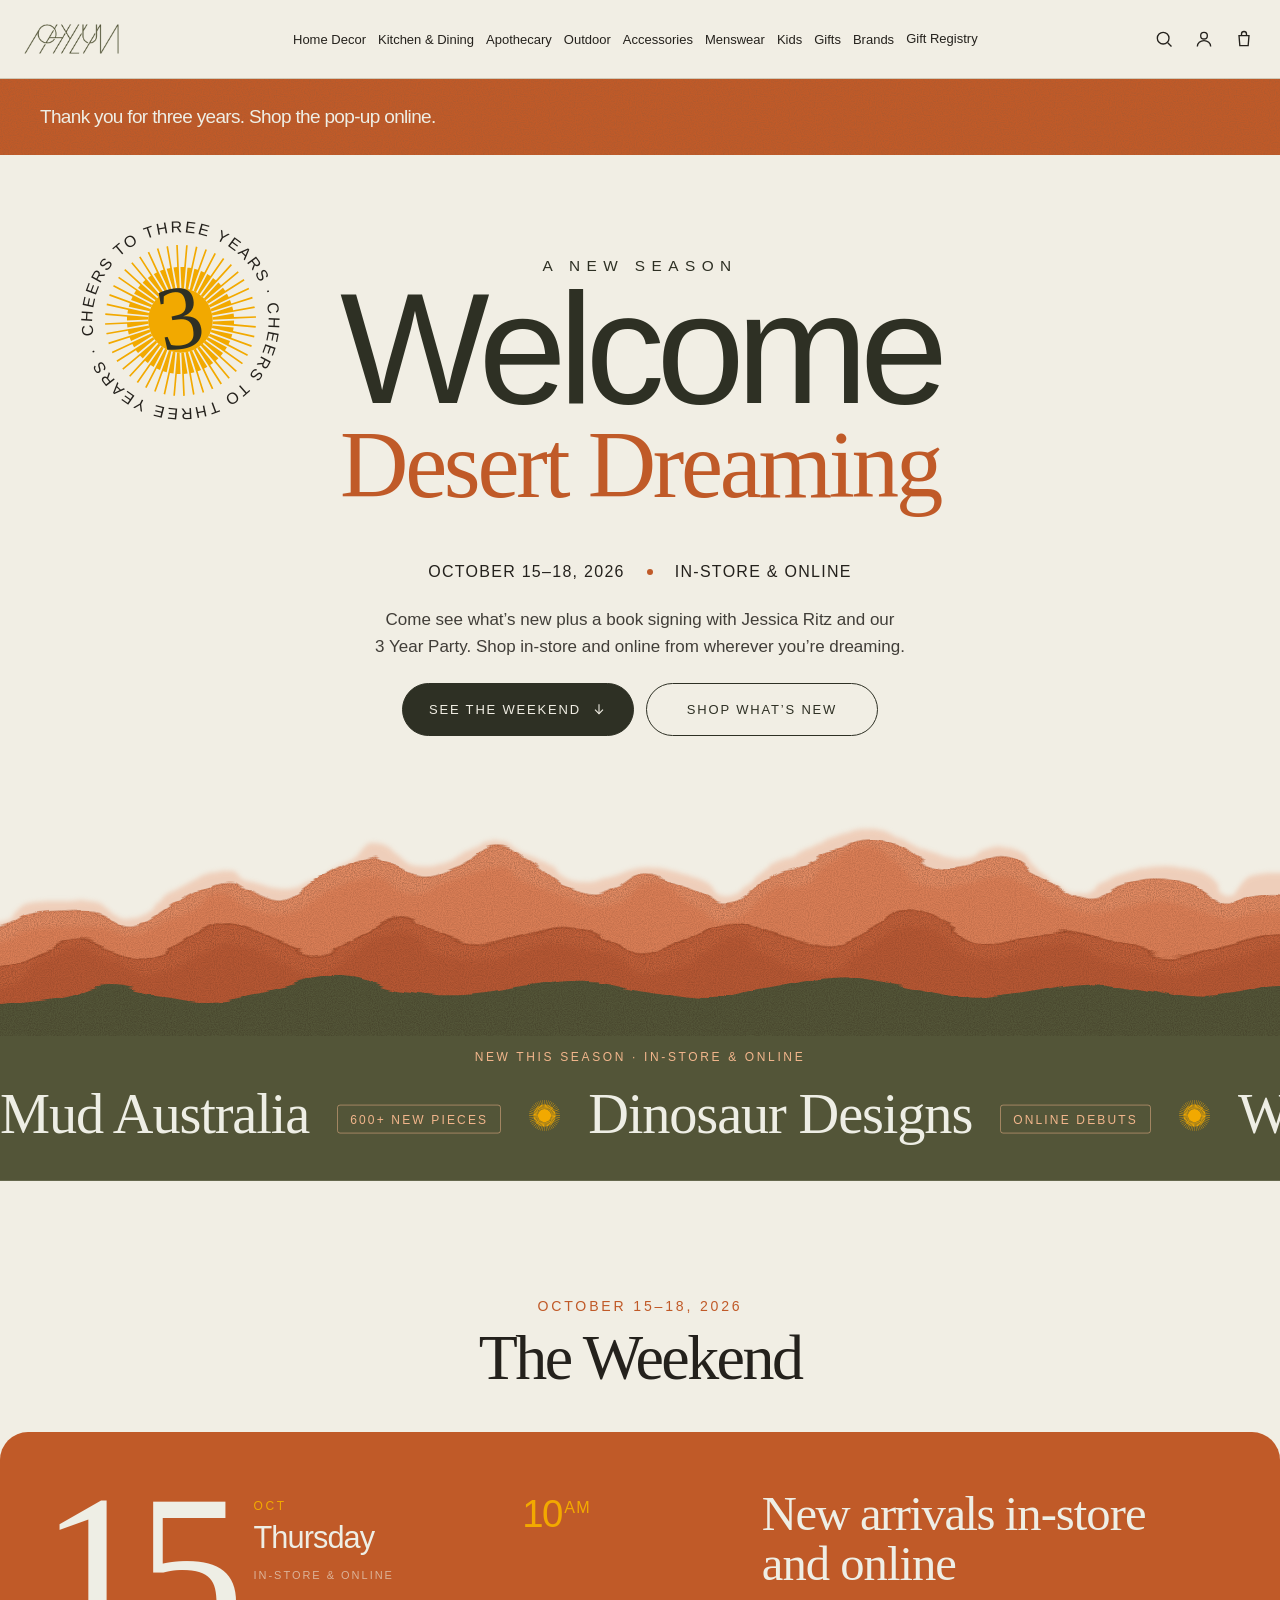
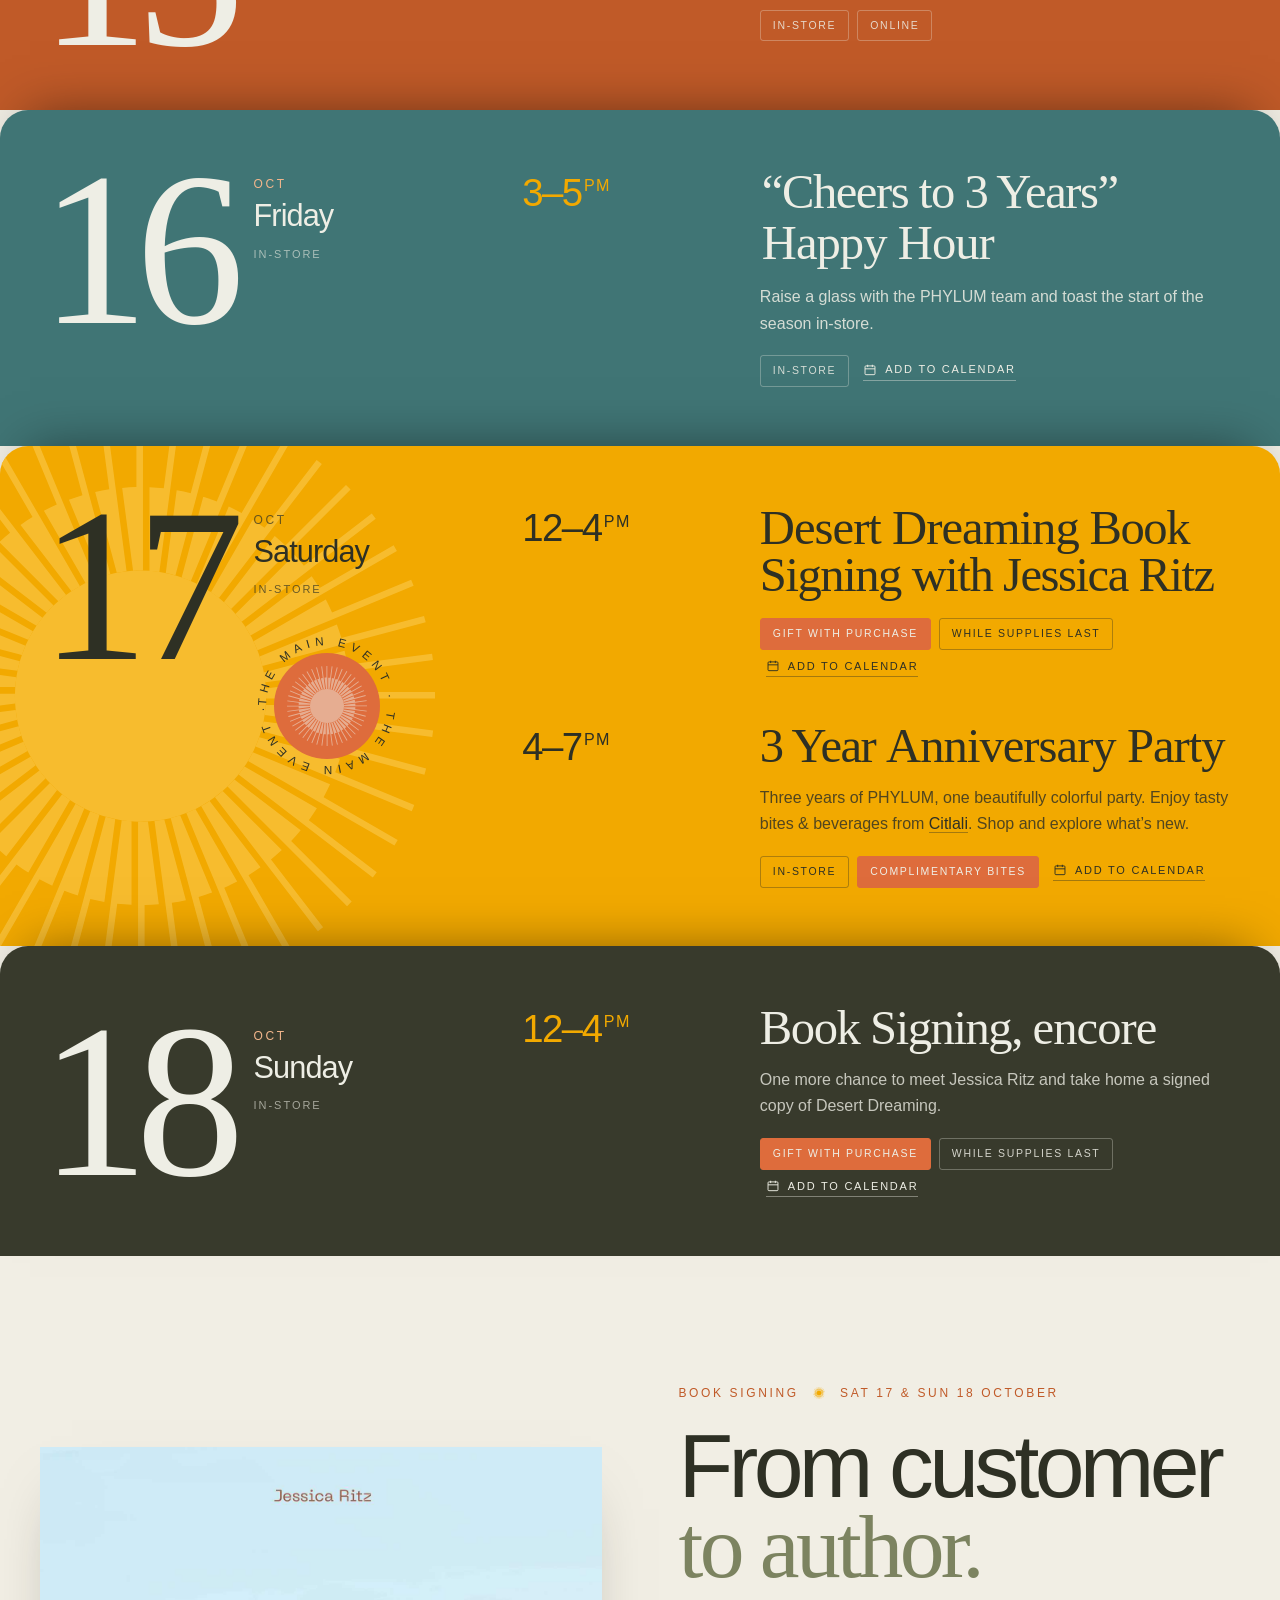
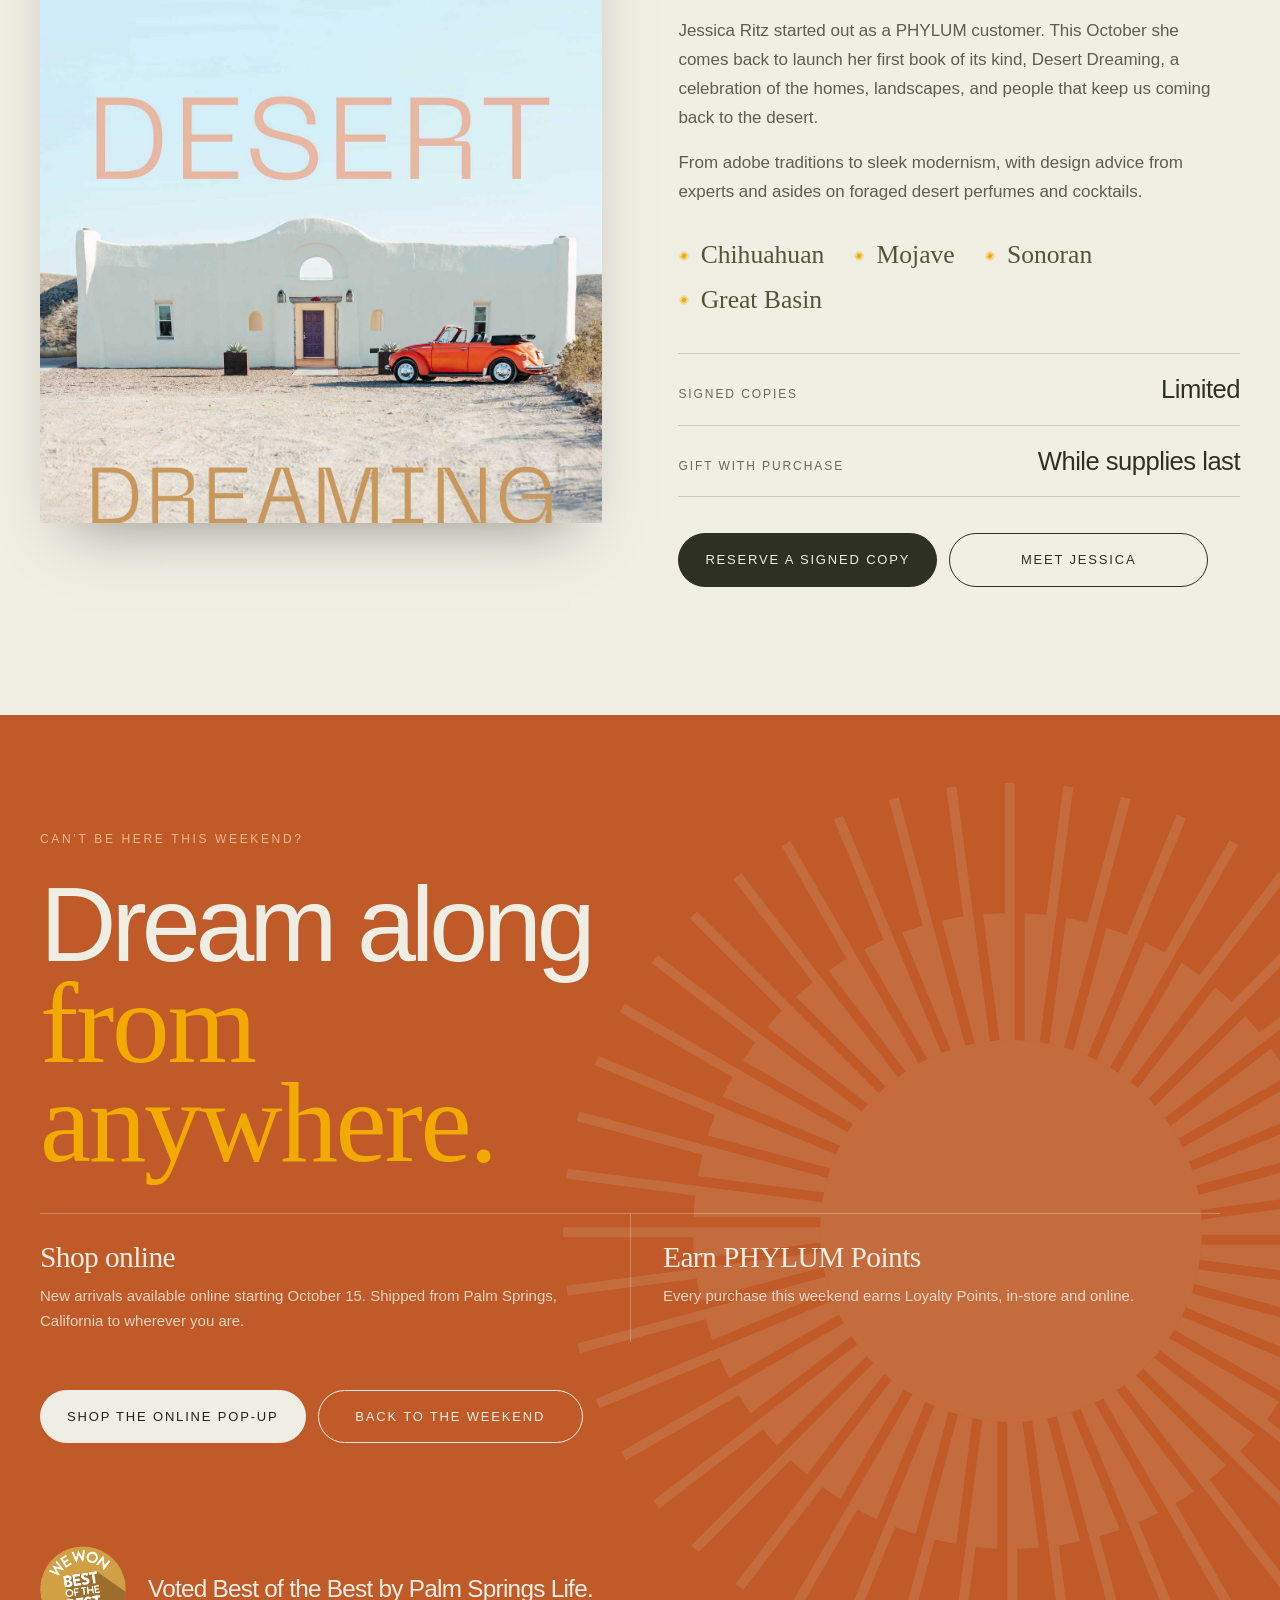
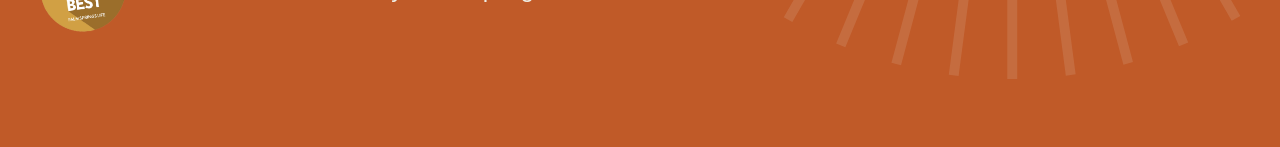
<file: desert-dreaming.html>
<!DOCTYPE html>
<html lang="en" data-nav-version="current">
<head>
<meta charset="UTF-8">
<meta name="viewport" content="width=device-width, initial-scale=1.0">
<title>A New Season at PHYLUM: Desert Dreaming | Oct 15–18, 2026</title>
<meta name="description" content="Welcome to a new season at PHYLUM. A new store, hundreds of new pieces, a Desert Dreaming book signing with Jessica Ritz, and our 3 Year Party. In Palm Springs and online, October 15–18, 2026.">
<link rel="preconnect" href="https://fonts.googleapis.com">
<link rel="preconnect" href="https://fonts.gstatic.com" crossorigin>
<link href="https://fonts.googleapis.com/css2?family=Lora:ital,wght@0,400;0,500;1,400;1,500&display=swap" rel="stylesheet">
<style>
  @font-face {
    font-family: "GTAlpinaLight";
    src: url("https://cdn.shopify.com/s/files/1/0683/2196/8279/files/GT-Alpina-Standard-Light.woff2?v=1752612418") format("woff2");
    font-weight: 300;
    font-style: normal;
    font-display: swap;
  }
  @font-face {
    font-family: "PPNeueMontreal";
    src: url("https://cdn.shopify.com/s/files/1/0683/2196/8279/files/PPNeueMontreal-Medium.woff2?v=1751331964") format("woff2");
    font-weight: 500;
    font-style: normal;
    font-display: swap;
  }

  :root {
    --paper: #F1EEE4;
    --paper-deep: #E8E3D5;
    --ink: #24211C;
    --ink-soft: #5A554A;
    --line: #CFC8B6;
    --clay: #C05A28;
    --clay-deep: #A24A1F;
    --sage: #7C8360;
    --yellow: #f2a900;
    --nav-gutter: 40px;

    --dd-linen: #EEEEE5;
    --dd-teal: #407575;
    --dd-khaki: #535538;
    --dd-night: #2E3024;
    --dd-night-2: #383A2C;
    --dd-terracotta: #DE6C3C;
    --dd-apricot: #F2B68C;
    --dd-sun: #F2A900;

    --dd-serif: "GTAlpinaLight", "Iowan Old Style", Georgia, serif;
    --dd-italic: "GTAlpinaLight", "Iowan Old Style", Georgia, serif;
    --dd-sans: "PPNeueMontreal", "Helvetica Neue", Arial, sans-serif;
    --dd-ease: cubic-bezier(0.16, 1, 0.3, 1);
    --dd-count-h: 76px;
  }

  * { box-sizing: border-box; margin: 0; padding: 0; }

  body {
    font-family: var(--dd-sans);
    color: var(--ink);
    background: var(--paper);
    line-height: 1.5;
    -webkit-font-smoothing: antialiased;
    overflow-x: clip;
  }

  body.chrome-loading .dd-page { visibility: hidden; }
  .dd-event-page .nav-version-switcher { display: none !important; }

  a { color: inherit; text-decoration: none; }
  p { text-wrap: pretty; }
  .dd-page em, .dd-page i { font-style: normal; }

  /* Brand sun, recolourable through currentColor */
  .dd-sunmark {
    display: block;
    background: currentColor;
    -webkit-mask: url("assets/event/phylum-sun.svg") center / contain no-repeat;
            mask: url("assets/event/phylum-sun.svg") center / contain no-repeat;
    aspect-ratio: 1;
  }

  .dd-eyebrow {
    font-family: var(--dd-sans);
    font-weight: 500;
    font-size: 12px;
    letter-spacing: 0.22em;
    text-transform: uppercase;
  }

  .dd-btn {
    display: inline-flex;
    align-items: center;
    gap: 10px;
    font-family: var(--dd-sans);
    font-weight: 500;
    font-size: 13px;
    letter-spacing: 0.14em;
    text-transform: uppercase;
    padding: 16px 26px;
    border-radius: 999px;
    border: 1px solid currentColor;
    transition: background 0.3s var(--dd-ease), color 0.3s var(--dd-ease), border-color 0.3s var(--dd-ease), transform 0.3s var(--dd-ease);
  }
  .dd-btn svg { width: 16px; height: 16px; transition: transform 0.3s var(--dd-ease); }
  .dd-btn:hover svg { transform: translateY(3px); }
  .dd-btn--solid { background: var(--dd-night); color: var(--paper); border-color: var(--dd-night); }
  .dd-btn--solid:hover { background: var(--dd-khaki); border-color: var(--dd-khaki); }
  .dd-btn--ghost { color: var(--dd-night); }
  .dd-btn--ghost:hover { background: var(--dd-night); color: var(--paper); }

  /* =========================================================
     HERO
     ========================================================= */
  .dd-hero {
    position: relative;
    min-height: max(820px, calc(100svh - 96px));
    overflow: hidden;
    isolation: isolate;
    background: var(--paper);
    padding-bottom: 300px;
  }

  @keyframes dd-spin { to { rotate: 360deg; } }

  .announce { display: none !important; }
  .dd-nowrap { white-space: nowrap; }

  /* Countdown bar */
  .dd-count {
    position: relative;
    z-index: 6;
    height: var(--dd-count-h);
    display: grid;
    grid-template-columns: auto minmax(180px, 1fr) auto;
    align-items: center;
    gap: 40px;
    padding: 0 var(--nav-gutter);
    background: var(--clay);
    color: var(--dd-linen);
    isolation: isolate;
  }
  .dd-count::before {
    content: "";
    position: absolute;
    inset: 0;
    z-index: -1;
    background: url("data:image/svg+xml,%3Csvg xmlns='http://www.w3.org/2000/svg' width='240' height='240'%3E%3Cfilter id='g' x='0' y='0' width='100%25' height='100%25'%3E%3CfeTurbulence type='fractalNoise' baseFrequency='0.85' numOctaves='2' seed='11' stitchTiles='stitch'/%3E%3CfeColorMatrix values='0 0 0 0 0.16  0 0 0 0 0.1  0 0 0 0 0.06  0.4 0 0 0 -0.14'/%3E%3C/filter%3E%3Crect width='100%25' height='100%25' filter='url(%23g)'/%3E%3C/svg%3E") 0 0 / 240px 240px;
    pointer-events: none;
  }

  .dd-count-label {
    display: flex;
    align-items: baseline;
    gap: 14px;
    min-width: 0;
    white-space: nowrap;
  }
  .dd-count-title {
    font-family: var(--dd-sans);
    font-weight: 500;
    font-size: 19px;
    letter-spacing: -0.035em;
    overflow: hidden;
    text-overflow: ellipsis;
  }
  .dd-count-when {
    font-family: var(--dd-sans);
    font-weight: 500;
    font-size: 11px;
    letter-spacing: 0.14em;
    text-transform: uppercase;
    color: rgba(238, 238, 229, 0.75);
  }

  .dd-count-track {
    position: relative;
    height: 100%;
    margin: 0 14px;
  }
  .dd-count-rail {
    position: absolute;
    left: 0; right: 0; top: 50%;
    height: 1px;
    background: rgba(238, 238, 229, 0.4);
  }
  .dd-count-fill {
    position: absolute;
    left: 0; top: 0; bottom: 0;
    width: var(--progress, 0%);
    background: var(--dd-sun);
    transition: width 1s linear;
  }
  .dd-count-tick {
    position: absolute;
    top: 50%;
    left: var(--at);
    width: 5px; height: 5px;
    margin: -2px 0 0 -2.5px;
    border-radius: 50%;
    background: rgba(238, 238, 229, 0.65);
  }
  .dd-count-tick.is-past { background: var(--dd-sun); }
  .dd-count-tick b {
    position: absolute;
    left: 50%;
    top: 12px;
    translate: -50% 0;
    font-family: var(--dd-sans);
    font-weight: 500;
    font-size: 10px;
    letter-spacing: 0.04em;
    color: rgba(238, 238, 229, 0.75);
  }
  .dd-count-tick.is-next b { color: var(--dd-linen); }
  .dd-count-sun {
    position: absolute;
    top: 50%;
    left: var(--progress, 0%);
    width: 26px;
    translate: -50% -50%;
    color: var(--dd-sun);
    transition: left 1s linear;
  }
  .dd-count-sun .dd-sunmark { width: 100%; animation: dd-spin 12s linear infinite; }

  .dd-count-clock {
    display: flex;
    align-items: baseline;
    gap: 4px;
    font-family: var(--dd-sans);
    font-weight: 500;
  }
  .dd-count.is-done .dd-count-clock,
  .dd-count.is-done .dd-count-track { visibility: hidden; }
  .dd-unit {
    display: inline-flex;
    align-items: baseline;
    gap: 5px;
  }
  .dd-unit + .dd-unit::before {
    content: ":";
    font-size: 30px;
    color: rgba(238, 238, 229, 0.55);
    margin: 0 6px 0 2px;
  }
  .dd-unit b {
    display: inline-block;
    min-width: 1.15em;
    font-weight: 500;
    font-size: 34px;
    line-height: 1;
    letter-spacing: -0.045em;
    font-variant-numeric: tabular-nums;
    color: var(--dd-linen);
    text-align: right;
  }
  .dd-dg {
    display: inline-grid;
    padding: 0.14em 0;
    margin: -0.14em 0;
    -webkit-mask: linear-gradient(transparent, #000 22%, #000 78%, transparent);
            mask: linear-gradient(transparent, #000 22%, #000 78%, transparent);
  }
  .dd-dg > span { grid-area: 1 / 1; will-change: transform, opacity, filter; }
  .dd-unit small {
    font-size: 10px;
    letter-spacing: 0.14em;
    text-transform: uppercase;
    color: rgba(238, 238, 229, 0.75);
  }


  /* Headline */
  .dd-hero-copy {
    position: relative;
    z-index: 4;
    display: flex;
    flex-direction: column;
    align-items: center;
    text-align: center;
    padding: clamp(80px, 11vh, 140px) var(--nav-gutter) 0;
  }

  .dd-title-wrap { position: relative; }

  .dd-title {
    font-weight: 300;
    color: var(--ink);
    display: flex;
    flex-direction: column;
    align-items: center;
  }
  .dd-title-pre {
    font-family: var(--dd-sans);
    font-weight: 500;
    font-size: clamp(13px, 1.2vw, 18px);
    letter-spacing: 0.42em;
    text-transform: uppercase;
    margin-bottom: 0.4em;
    padding-left: 0.42em;
    color: var(--dd-night);
  }
  .dd-title-main {
    font-family: var(--dd-sans);
    font-weight: 500;
    font-size: clamp(100px, 16.5vw, 284px);
    line-height: 0.82;
    letter-spacing: -0.052em;
    color: var(--dd-night);
  }
  .dd-title-sub {
    font-family: var(--dd-serif);
    font-weight: 300;
    font-size: clamp(50px, 7.4vw, 128px);
    line-height: 1;
    letter-spacing: -0.035em;
    color: var(--clay);
    margin-top: 0.04em;
  }

  .dd-line { display: block; overflow: hidden; padding: 0 0.04em 0.06em; }
  .dd-title-main.dd-line { padding-bottom: 0.2em; margin-bottom: -0.2em; }
  .dd-line > span {
    display: inline-block;
    translate: 0 110%;
    transition: translate 1.2s var(--dd-ease);
  }
  .is-ready .dd-line > span { translate: 0 0; }
  .dd-line:nth-child(2) > span { transition-delay: 0.12s; }
  .dd-line:nth-child(3) > span { transition-delay: 0.26s; }

  .dd-hero-meta {
    margin-top: clamp(26px, 3.4vw, 42px);
    display: flex;
    flex-direction: column;
    align-items: center;
    gap: 22px;
    opacity: 0;
    translate: 0 16px;
    transition: opacity 1s var(--dd-ease) 0.6s, translate 1s var(--dd-ease) 0.6s;
  }
  .is-ready .dd-hero-meta { opacity: 1; translate: 0 0; }

  .dd-dates {
    font-family: var(--dd-sans);
    font-weight: 500;
    font-size: clamp(15px, 1.25vw, 18px);
    letter-spacing: 0.08em;
    text-transform: uppercase;
    display: flex;
    flex-wrap: wrap;
    justify-content: center;
    gap: 8px 22px;
  }
  .dd-dates span { display: inline-flex; align-items: center; gap: 22px; }
  .dd-dates span + span::before {
    content: "";
    width: 6px; height: 6px; border-radius: 50%;
    background: var(--clay);
  }

  .dd-hero-lede {
    max-width: 560px;
    font-size: 17px;
    line-height: 1.6;
    color: rgba(36, 33, 28, 0.86);
  }

  .dd-ctas {
    display: grid;
    grid-auto-flow: column;
    grid-auto-columns: 1fr;
    gap: 12px;
    width: max-content;
    max-width: 100%;
    margin-inline: auto;
  }
  .dd-ctas--start { margin-inline: 0; }
  .dd-ctas .dd-btn { justify-content: center; white-space: nowrap; }

  /* Stickers */
  .dd-seal {
    position: absolute;
    z-index: 5;
    width: clamp(184px, 16vw, 240px);
    aspect-ratio: 1;
    left: calc(var(--nav-gutter) + clamp(20px, 3vw, 56px));
    top: calc(var(--dd-count-h) + clamp(56px, 7vh, 84px));
    rotate: -10deg;
    opacity: 0;
    scale: 0.6;
    transition: opacity 0.8s var(--dd-ease) 1s, scale 1s var(--dd-ease) 1s;
  }
  .is-ready .dd-seal { opacity: 1; scale: 1; }
  .dd-seal-ring {
    position: absolute;
    inset: 0;
    animation: dd-spin 30s linear infinite;
    color: var(--ink);
  }
  .dd-seal-ring text {
    font-family: var(--dd-sans);
    font-weight: 500;
    font-size: 15.5px;
    letter-spacing: 0.2em;
    fill: currentColor;
  }
  .dd-seal-sun {
    position: absolute;
    inset: 13%;
    color: var(--dd-sun);
  }
  .dd-seal-sun .dd-sunmark { width: 100%; }
  .dd-seal-num {
    position: absolute;
    inset: 0;
    display: grid;
    place-items: center;
    font-family: var(--dd-serif);
    font-size: clamp(80px, 7.1vw, 108px);
    line-height: 1;
    color: var(--dd-night);
    padding-bottom: 4px;
  }

  /* Horizon: hero sky sets into the agenda's night */
  .dd-horizon {
    position: absolute;
    left: 0; right: 0; bottom: -1px;
    height: 230px;
    z-index: 2;
    pointer-events: none;
  }
  .dd-horizon > svg { width: 100%; height: 100%; display: block; }
  .dd-store {
    position: absolute;
    right: 0;
    bottom: 0;
    width: min(620px, 46vw);
    aspect-ratio: 620 / 340;
  }
  .dd-store svg { width: 100%; height: 100%; display: block; overflow: visible; }
  .dd-store-decal { animation: dd-spin 50s linear infinite; }
  .dd-store-decal--rev { animation-direction: reverse; }

  /* =========================================================
     NEWNESS TICKER
     ========================================================= */
  .dd-ticker {
    background: #535538;
    color: var(--dd-linen);
    overflow: hidden;
    padding: 12px 0 34px;
    border-bottom: 1px solid rgba(238, 238, 229, 0.12);
  }
  .dd-ticker-label {
    text-align: center;
    color: var(--dd-apricot);
    margin-bottom: 18px;
  }
  .dd-ticker-track {
    display: flex;
    width: max-content;
    animation: dd-marquee 60s linear infinite;
  }
  .dd-ticker:hover .dd-ticker-track,
  .dd-ticker.is-peeking .dd-ticker-track { animation-play-state: paused; }
  .dd-ticker-set { display: flex; align-items: center; }
  .dd-ticker-item {
    display: inline-flex;
    align-items: center;
    gap: 28px;
    padding-right: 28px;
    font-family: var(--dd-serif);
    font-size: clamp(34px, 4.4vw, 68px);
    line-height: 1.1;
    letter-spacing: -0.02em;
    white-space: nowrap;
    transition: color 0.3s var(--dd-ease);
  }
  .dd-ticker-item:hover { color: var(--dd-sun); }
  .dd-ticker-item em {
    font-family: var(--dd-sans);
    font-style: normal;
    font-size: 12px;
    letter-spacing: 0.18em;
    text-transform: uppercase;
    color: var(--dd-apricot);
    border: 1px solid rgba(242, 182, 140, 0.5);
    border-radius: 3px;
    line-height: 1;
    padding: 8px 12px 7px;
    translate: 0 clamp(2px, 0.28vw, 4px);
  }
  .dd-ticker-item .dd-sunmark { width: 0.55em; color: var(--dd-sun); }

  /* Brand peek: follows the cursor over the ticker */
  .dd-peek {
    position: fixed;
    left: 0;
    top: 0;
    z-index: 90;
    width: 300px;
    pointer-events: none;
    will-change: transform;
  }
  .dd-peek-card {
    position: relative;
    aspect-ratio: 4 / 3;
    overflow: hidden;
    background: var(--dd-khaki);
    box-shadow: 0 34px 60px -24px rgba(0, 0, 0, 0.55);
    border-radius: 28px;
    clip-path: inset(50% 50% 50% 50% round 28px);
    transition: clip-path 0.55s var(--dd-ease);
  }
  .dd-peek.is-on .dd-peek-card { clip-path: inset(0 0 0 0 round 28px); }
  .dd-peek-img {
    position: absolute;
    inset: 0;
    width: 100%;
    height: 100%;
    object-fit: cover;
    scale: 1.3;
    transition: scale 0.9s var(--dd-ease), opacity 0.25s ease;
  }
  .dd-peek.is-on .dd-peek-img { scale: 1; }
  .dd-peek.is-swap .dd-peek-img { opacity: 0.35; }
  .dd-peek-soon {
    position: absolute;
    inset: 0;
    display: none;
    flex-direction: column;
    align-items: center;
    justify-content: center;
    gap: 6px;
    background: var(--dd-sun);
    color: var(--ink);
    text-align: center;
  }
  .dd-peek-soon .dd-sunmark { width: 64px; color: var(--dd-khaki); margin-bottom: 10px; animation: dd-spin 14s linear infinite; }
  .dd-peek-soon b {
    font-family: var(--dd-sans);
    font-weight: 500;
    font-size: 26px;
    letter-spacing: -0.04em;
  }
  .dd-peek-soon small {
    font-family: var(--dd-sans);
    font-weight: 500;
    font-size: 11px;
    letter-spacing: 0.16em;
    text-transform: uppercase;
  }
  .dd-peek-cta {
    position: absolute;
    left: 50%;
    bottom: -20px;
    display: inline-flex;
    align-items: center;
    gap: 10px;
    padding: 11px 14px 11px 18px;
    border-radius: 999px;
    background: var(--dd-linen);
    color: var(--ink);
    font-family: var(--dd-sans);
    font-weight: 500;
    font-size: 12px;
    letter-spacing: 0.14em;
    text-transform: uppercase;
    white-space: nowrap;
    box-shadow: 0 14px 30px -12px rgba(0, 0, 0, 0.5);
    opacity: 0;
    translate: -50% 10px;
    scale: 0.9;
    transition: opacity 0.3s var(--dd-ease), translate 0.5s var(--dd-ease), scale 0.5s var(--dd-ease);
  }
  .dd-peek-cta svg {
    width: 22px;
    height: 22px;
    padding: 5px;
    border-radius: 50%;
    background: var(--dd-sun);
    color: var(--ink);
  }
  .dd-peek-cta[hidden] { display: none !important; }
  .dd-peek.is-on .dd-peek-cta {
    opacity: 1;
    translate: -50% 0;
    scale: 1;
    pointer-events: auto;
    cursor: pointer;
    transition-delay: 0.18s, 0.18s, 0.18s, 0s, 0s;
  }
  .dd-peek-cta { transition-property: opacity, translate, scale, background, color; }
  .dd-peek-cta svg { transition: rotate 0.35s var(--dd-ease), background 0.25s ease; }
  .dd-peek.is-on .dd-peek-cta:hover { background: var(--dd-sun); scale: 1.06; }
  .dd-peek.is-on .dd-peek-cta:hover svg { background: var(--ink); color: var(--dd-sun); rotate: 45deg; }
  .dd-peek.is-soon .dd-peek-cta { display: none; }
  .dd-peek.is-soon .dd-peek-soon { display: flex; }
  .dd-peek.is-soon .dd-peek-img { display: none; }

  @media (hover: none) {
    .dd-peek { display: none; }
  }

  @keyframes dd-marquee { to { transform: translateX(-50%); } }

  /* =========================================================
     AGENDA
     ========================================================= */
  .dd-agenda {
    position: relative;
    background: var(--paper);
    color: var(--ink);
    padding: clamp(88px, 9vw, 128px) var(--nav-gutter) 0;
  }

  .dd-agenda-head {
    display: grid;
    grid-template-columns: 1fr;
    justify-items: center;
    text-align: center;
    gap: 12px;
    margin-bottom: clamp(28px, 3.5vw, 48px);
  }
  .dd-agenda-head .dd-eyebrow { color: var(--clay); margin-bottom: 12px; display: block; font-size: clamp(13px, 1.1vw, 16px); letter-spacing: 0.2em; }
  .dd-agenda-title {
    font-family: var(--dd-serif);
    font-weight: 300;
    font-size: clamp(40px, 5vw, 72px);
    line-height: 0.9;
    letter-spacing: -0.04em;
  }
  .dd-agenda-title em {
    font-family: var(--dd-sans);
    font-style: normal;
    font-weight: 500;
    color: var(--dd-sun);
    letter-spacing: -0.058em;
  }
  .dd-agenda-intro {
    font-size: clamp(16px, 1.2vw, 17px);
    line-height: 1.65;
    color: rgba(238, 238, 229, 0.78);
    max-width: 540px;
    text-wrap: balance;
    padding-bottom: 12px;
  }
  .dd-agenda-intro strong { color: var(--dd-linen); font-weight: 500; }

  .dd-days { position: relative; z-index: 2; display: flow-root; }
  .dd-days > .dd-day--stack:first-child { box-shadow: none; }

  .dd-day {
    position: relative;
    color: var(--dd-linen);
    display: grid;
    grid-template-columns: minmax(0, 0.95fr) minmax(0, 1.6fr);
    gap: 24px 56px;
    padding: clamp(40px, 4.6vw, 64px) 0;
  }

  .dd-day-date {
    display: flex;
    align-items: flex-start;
    gap: 22px;
  }
  .dd-day-num {
    font-family: var(--dd-serif);
    font-weight: 300;
    font-size: clamp(130px, 17vw, 300px);
    line-height: 0.74;
    letter-spacing: -0.06em;
    color: var(--dd-linen);
    transition: color 0.5s var(--dd-ease);
  }
  .dd-day:hover .dd-day-num { color: var(--dd-sun); }
  .dd-day-label {
    display: flex;
    flex-direction: column;
    gap: 8px;
    padding-top: 6px;
  }
  .dd-day-label .dd-eyebrow { color: var(--dd-apricot); }
  .dd-day-weekday {
    font-family: var(--dd-sans);
    font-weight: 500;
    font-size: clamp(26px, 2.4vw, 38px);
    line-height: 1;
    letter-spacing: -0.03em;
  }
  .dd-day-where {
    margin-top: 6px;
    font-family: var(--dd-sans);
    font-weight: 500;
    font-size: 11px;
    letter-spacing: 0.18em;
    text-transform: uppercase;
    color: rgba(238, 238, 229, 0.6);
  }

  .dd-events { display: flex; flex-direction: column; gap: clamp(34px, 3.6vw, 52px); }

  .dd-event {
    display: grid;
    grid-template-columns: minmax(170px, 0.42fr) minmax(0, 1fr);
    gap: 10px 36px;
    align-items: start;
  }
  .dd-event-time {
    font-family: var(--dd-sans);
    font-weight: 500;
    font-size: clamp(28px, 3vw, 48px);
    line-height: 1;
    letter-spacing: -0.04em;
    color: var(--dd-sun);
    white-space: nowrap;
    padding-top: 0.12em;
  }
  .dd-event-time small {
    font-size: 0.42em;
    letter-spacing: 0.08em;
    margin-left: 0.15em;
    vertical-align: 0.9em;
  }
  .dd-event-title {
    font-family: var(--dd-serif);
    font-weight: 300;
    font-size: clamp(34px, 3.8vw, 62px);
    line-height: 0.98;
    letter-spacing: -0.03em;
    margin-bottom: 14px;
  }
  .dd-event-title em { font-family: var(--dd-italic); font-style: normal; letter-spacing: -0.02em; }
  .dd-event-title .dd-line { display: block; white-space: nowrap; }
  .dd-event-copy {
    font-size: 16px;
    line-height: 1.65;
    color: rgba(238, 238, 229, 0.78);
    max-width: 560px;
  }
  .dd-event-copy a { color: var(--dd-linen); border-bottom: 1px solid rgba(238, 238, 229, 0.4); }
  .dd-event-copy a:hover { color: var(--dd-sun); border-color: var(--dd-sun); }

  .dd-event-foot {
    display: flex;
    flex-wrap: wrap;
    align-items: center;
    gap: 8px;
    margin-top: 18px;
  }
  .dd-tag {
    font-family: var(--dd-sans);
    font-weight: 500;
    font-size: 10.5px;
    letter-spacing: 0.16em;
    text-transform: uppercase;
    padding: 7px 12px;
    border-radius: 3px;
    border: 1px solid rgba(238, 238, 229, 0.3);
    color: rgba(238, 238, 229, 0.86);
  }
  .dd-tag--hot { background: var(--dd-terracotta); border-color: var(--dd-terracotta); color: var(--dd-linen); }
  .dd-cal {
    margin-left: 6px;
    display: inline-flex;
    align-items: center;
    gap: 8px;
    font-family: var(--dd-sans);
    font-weight: 500;
    font-size: 11px;
    letter-spacing: 0.16em;
    text-transform: uppercase;
    color: var(--dd-linen);
    border-bottom: 1px solid rgba(238, 238, 229, 0.4);
    padding-bottom: 2px;
    transition: color 0.25s, border-color 0.25s;
  }
  .dd-cal svg { width: 14px; height: 14px; }
  .dd-cal:hover { color: var(--dd-sun); border-color: var(--dd-sun); }

  /* Prelude day (online launch) */

  /* Saturday: the main event */
  .dd-day--main {
    margin: 0 calc(-1 * var(--nav-gutter));
    padding-left: var(--nav-gutter);
    padding-right: var(--nav-gutter);
    background: var(--dd-sun);
    color: var(--dd-night);
    overflow: hidden;
    --card: var(--dd-sun);
    --i: 3;
    isolation: isolate;
  }
  .dd-day--main .dd-day-num,
  .dd-day--main:hover .dd-day-num { color: var(--dd-night); }
  .dd-day--main .dd-day-label .dd-eyebrow,
  .dd-day--main .dd-day-where { color: rgba(46, 48, 36, 0.7); }
  .dd-day--main .dd-event-time { color: var(--dd-night); }
  .dd-day--main .dd-event-copy { color: rgba(46, 48, 36, 0.82); }
  .dd-day--main .dd-event-copy a { color: var(--dd-night); border-color: rgba(46, 48, 36, 0.4); }
  .dd-day--main .dd-event-copy a:hover { color: var(--clay-deep); border-color: var(--clay-deep); }
  .dd-day--main .dd-tag { border-color: rgba(46, 48, 36, 0.35); color: var(--dd-night); }
  .dd-day--main .dd-tag--hot { background: var(--dd-terracotta); border-color: var(--dd-terracotta); color: var(--dd-linen); }
  .dd-day--main .dd-cal { color: var(--dd-night); border-color: rgba(46, 48, 36, 0.4); }
  .dd-day--main .dd-cal:hover { color: var(--clay-deep); border-color: var(--clay-deep); }

  .dd-day--main .dd-main-sun {
    position: absolute;
    z-index: -1;
    width: clamp(420px, 46vw, 760px);
    left: -12%;
    top: 50%;
    translate: 0 -50%;
    color: #F7BC2E;
  }
  .dd-day--main .dd-main-sun .dd-sunmark { width: 100%; animation: dd-spin 90s linear infinite reverse; }

  .dd-main-flag {
    position: relative;
    display: block;
    width: clamp(140px, 11.5vw, 180px);
    aspect-ratio: 1;
    margin-top: 26px;
    color: var(--dd-night);
  }
  .dd-main-flag-ring {
    position: absolute;
    inset: 0;
    animation: dd-spin 32s linear infinite;
  }
  .dd-main-flag-ring text {
    font-family: var(--dd-sans);
    font-weight: 500;
    font-size: 16px;
    letter-spacing: 0.22em;
    fill: currentColor;
  }
  .dd-main-flag-core {
    position: absolute;
    inset: 14%;
    display: grid;
    place-items: center;
    border-radius: 50%;
    background: var(--dd-terracotta);
  }
  .dd-main-flag-core .dd-sunmark { width: 76%; color: var(--dd-linen); opacity: 0.5; animation: dd-spin 48s linear infinite reverse; }

  /* 14–16 stack as cards on scroll */
  .dd-day--stack {
    position: sticky;
    top: calc(28px + var(--i) * 18px);
    margin: 0 calc(-1 * var(--nav-gutter));
    padding-left: var(--nav-gutter);
    padding-right: var(--nav-gutter);
    border-radius: 28px 28px 0 0;
    background: var(--card);
    box-shadow: 0 -24px 50px -30px rgba(0, 0, 0, 0.5);
    transform-origin: 50% 0;
    z-index: calc(var(--i) + 1);
    isolation: isolate;
  }
  .dd-day--stack::after {
    content: "";
    position: absolute;
    inset: 0;
    border-radius: inherit;
    background: var(--dd-night);
    opacity: calc(var(--cover, 0) * 0.4);
    pointer-events: none;
    z-index: 3;
  }
  .dd-day--stack.is-loose { position: relative; top: auto; scale: none; }
  .dd-day--stack.is-loose::after { display: none; }
  .dd-day--olive { --card: var(--dd-khaki); --i: 0; }
  .dd-day--clay { --card: var(--clay); --i: 1; }
  .dd-day--clay .dd-day-label .dd-eyebrow { color: var(--dd-sun); }
  .dd-day--clay .dd-event-copy { color: rgba(238, 238, 229, 0.9); }
  .dd-day--teal { --card: var(--dd-teal); --i: 2; }
  .dd-day--teal .dd-event-copy { color: rgba(238, 238, 229, 0.85); }

  .dd-day--last { --card: var(--dd-night-2); --i: 4; align-items: center; }

  .dd-reveal {
    opacity: 0;
    translate: 0 40px;
    transition: opacity 1s var(--dd-ease), translate 1.1s var(--dd-ease);
  }
  .dd-reveal.is-in { opacity: 1; translate: 0 0; }

  /* =========================================================
     BOOK: JESSICA RITZ
     ========================================================= */
  .dd-book {
    position: relative;
    z-index: 1;
    background: var(--paper);
    padding: clamp(90px, 10vw, 160px) var(--nav-gutter);
    display: grid;
    grid-template-columns: minmax(0, 1fr) minmax(0, 1fr);
    gap: 56px clamp(40px, 6vw, 110px);
    align-items: center;
    overflow: hidden;
  }

  .dd-book-visual {
    position: relative;
    display: flex;
    align-items: center;
    justify-content: center;
  }
  .dd-book-visual figure { margin: 0; width: 100%; overflow: hidden; box-shadow: 0 30px 60px -32px rgba(36, 33, 28, 0.5); }
  .dd-book-visual img { width: 100%; height: auto; display: block; }
  .dd-book-copy .dd-eyebrow { color: var(--clay); display: block; margin-bottom: 24px; }
  .dd-eyebrow-date { white-space: nowrap; }
  .dd-eyebrow-dot {
    display: inline-block;
    width: 1.05em; height: 1.05em;
    margin: 0 0.7em;
    vertical-align: -0.2em;
    background: var(--dd-sun);
    -webkit-mask: url("assets/event/phylum-sun.svg") center / contain no-repeat;
            mask: url("assets/event/phylum-sun.svg") center / contain no-repeat;
  }
  .dd-book-title {
    font-family: var(--dd-sans);
    font-weight: 500;
    font-size: clamp(56px, 7vw, 120px);
    line-height: 0.9;
    letter-spacing: -0.052em;
    color: var(--dd-night);
    margin-bottom: 30px;
  }
  .dd-book-title em {
    display: block;
    font-family: var(--dd-serif);
    font-style: normal;
    font-weight: 300;
    color: var(--sage);
    letter-spacing: -0.04em;
  }
  .dd-book-copy p {
    font-size: 17px;
    line-height: 1.7;
    color: rgba(46, 48, 36, 0.76);
    max-width: 540px;
    margin-bottom: 16px;
  }

  .dd-deserts {
    display: flex;
    flex-wrap: wrap;
    gap: 6px 30px;
    margin: 30px 0 34px;
    font-family: var(--dd-italic);
    font-style: normal;
    font-size: clamp(22px, 2vw, 30px);
    color: var(--dd-khaki);
  }
  .dd-deserts span { display: inline-flex; align-items: center; gap: 12px; }
  .dd-deserts span::before {
    content: "";
    width: 0.4em; height: 0.4em;
    background: var(--dd-sun);
    -webkit-mask: url("assets/event/phylum-sun.svg") center / contain no-repeat;
            mask: url("assets/event/phylum-sun.svg") center / contain no-repeat;
  }

  .dd-urgency {
    list-style: none;
    border-top: 1px solid var(--line);
    margin-bottom: 36px;
  }
  .dd-urgency li {
    display: flex;
    justify-content: space-between;
    align-items: baseline;
    gap: 20px;
    padding: 16px 0;
    border-bottom: 1px solid var(--line);
    font-family: var(--dd-sans);
    font-weight: 500;
    font-size: 12px;
    letter-spacing: 0.16em;
    text-transform: uppercase;
    color: rgba(46, 48, 36, 0.7);
  }
  .dd-urgency li strong {
    font-family: var(--dd-sans);
    font-weight: 500;
    font-size: clamp(22px, 2vw, 30px);
    letter-spacing: -0.02em;
    text-transform: none;
    color: var(--dd-night);
    text-align: right;
  }


  /* =========================================================
     FROM ANYWHERE
     ========================================================= */
  .dd-anywhere {
    position: relative;
    background: var(--clay);
    color: var(--dd-linen);
    padding: clamp(90px, 9vw, 150px) var(--nav-gutter);
    overflow: hidden;
    isolation: isolate;
  }
  .dd-anywhere-sun {
    position: absolute;
    z-index: -1;
    right: -14vw;
    top: 50%;
    width: min(70vw, 900px);
    translate: 0 -50%;
    color: rgba(238, 238, 229, 0.12);
  }
  .dd-anywhere-sun .dd-sunmark { width: 100%; animation: dd-spin 160s linear infinite; }
  .dd-anywhere .dd-eyebrow { color: var(--dd-apricot); display: block; margin-bottom: 26px; }
  .dd-anywhere-title {
    font-family: var(--dd-serif);
    font-weight: 300;
    font-size: clamp(60px, 9vw, 168px);
    line-height: 0.86;
    letter-spacing: -0.045em;
    max-width: 12ch;
    margin-bottom: 40px;
  }
  .dd-anywhere-sans {
    display: block;
    font-family: var(--dd-sans);
    font-weight: 500;
    font-size: 0.92em;
    letter-spacing: -0.048em;
    line-height: 0.95;
  }
  .dd-anywhere-title em { font-family: var(--dd-italic); font-style: normal; font-weight: 400; color: var(--dd-sun); letter-spacing: -0.02em; }

  .dd-anywhere-grid {
    display: grid;
    grid-template-columns: repeat(2, minmax(0, 1fr));
    gap: 0;
    border-top: 1px solid rgba(238, 238, 229, 0.3);
    margin-bottom: 48px;
    max-width: 1180px;
  }
  .dd-perk {
    padding: 28px 32px 8px 0;
  }
  .dd-perk + .dd-perk { padding-left: 32px; border-left: 1px solid rgba(238, 238, 229, 0.3); }
  .dd-perk h3 {
    font-family: var(--dd-serif);
    font-weight: 300;
    font-size: clamp(26px, 2.3vw, 36px);
    line-height: 1.05;
    letter-spacing: -0.02em;
    margin-bottom: 12px;
  }
  .dd-perk p { font-size: 15px; line-height: 1.65; color: rgba(238, 238, 229, 0.82); }

  .dd-anywhere .dd-btn--solid { background: var(--dd-linen); color: var(--ink); border-color: var(--dd-linen); }
  .dd-anywhere .dd-btn--solid:hover { background: var(--dd-sun); border-color: var(--dd-sun); }
  .dd-anywhere .dd-btn--ghost { color: var(--dd-linen); }
  .dd-anywhere .dd-btn--ghost:hover { background: var(--dd-linen); color: var(--clay-deep); }

  .dd-signoff {
    margin-top: clamp(70px, 8vw, 120px);
    display: flex;
    align-items: center;
    gap: 22px;
    font-family: var(--dd-sans);
    font-weight: 500;
    font-size: clamp(20px, 1.9vw, 30px);
    line-height: 1.2;
    letter-spacing: -0.03em;
  }
  .dd-signoff img { width: 86px; height: auto; rotate: -8deg; }

  /* =========================================================
     RESPONSIVE
     ========================================================= */
  @media (max-width: 1280px) {
    .dd-count-when { display: none; }
  }

  @media (max-width: 1180px) {
    .dd-count { gap: 28px; }
    .dd-unit b { font-size: 28px; }
    .dd-day { grid-template-columns: 1fr; }
    .dd-day--stack { top: calc(12px + var(--i) * 12px); }
    .dd-day--stack { border-radius: 20px 20px 0 0; }
    .dd-day--main .dd-main-sun { left: auto; right: -20%; top: 30%; }
  }

  @media (max-width: 860px) {
    :root { --nav-gutter: 24px; }

    .dd-hero {
      min-height: 0;
      display: flex;
      flex-direction: column;
      padding-bottom: 210px;
    }
    .dd-hero-copy { padding-top: 22px; }
    .dd-title-pre { letter-spacing: 0.3em; }

    .dd-count {
      height: auto;
      grid-template-columns: minmax(0, 1fr) auto;
      grid-template-areas: "label clock" "track track";
      gap: 6px 16px;
      padding-top: 14px;
      padding-bottom: 30px;
    }
    .dd-count-label { grid-area: label; flex-direction: column; align-items: flex-start; gap: 4px; }
    .dd-count-title { font-size: 16px; max-width: 100%; }
    .dd-count-clock { grid-area: clock; }
    .dd-count-track { grid-area: track; height: 30px; margin: 4px 10px 0; }
    .dd-unit b { font-size: 22px; min-width: 1.1em; }
    .dd-unit small { display: none; }
    .dd-unit + .dd-unit::before { font-size: 20px; margin: 0 2px; }


    .dd-seal { position: relative; left: auto; top: auto; width: 148px; margin: 36px auto 0; }
    .dd-seal-num { font-size: 66px; }
    .dd-seal-ring text { font-size: 15px; }
    .dd-dates { flex-direction: column; align-items: center; gap: 6px; }
    .dd-dates span { gap: 0; }
    .dd-dates span + span::before { display: none; }

    .dd-horizon { height: 150px; }
    .dd-horizon > svg { width: 260%; margin-left: -80%; }
    .dd-store { width: 80vw; }
    .dd-event-foot::after { content: ""; flex-basis: 100%; order: 1; }
    .dd-event-foot .dd-cal { order: 2; margin: 14px 0 0 2px; }
    .dd-anywhere-sun { width: 175vw; right: -78vw; top: 66%; color: rgba(238, 238, 229, 0.13); }

    .dd-agenda-head { grid-template-columns: 1fr; }
    .dd-agenda-title { font-size: clamp(42px, 12vw, 64px); }
    .dd-event { grid-template-columns: 1fr; gap: 12px; }
    .dd-event-title:has(.dd-line) { font-size: clamp(20px, 6.2vw, 34px); }
    .dd-day-num { font-size: 34vw; }

    .dd-book { grid-template-columns: 1fr; }
    .dd-book-visual { max-width: 560px; }

    .dd-anywhere-grid { grid-template-columns: 1fr; }
    .dd-anywhere-title { font-size: 12.6vw; max-width: none; }
    .dd-anywhere-title em { white-space: nowrap; }
    .dd-book-copy .dd-eyebrow-dot { display: none; }
    .dd-eyebrow-date { display: block; margin-top: 8px; color: rgba(46, 48, 36, 0.7); }
    .dd-deserts { display: grid; grid-template-columns: 1fr 1fr; gap: 8px 16px; font-size: 21px; }
    .dd-signoff { gap: 16px; font-size: 19px; }
    .dd-signoff img { width: 64px; flex-shrink: 0; }
    .dd-urgency li { font-size: 11px; letter-spacing: 0.14em; gap: 14px; }
    .dd-urgency li strong { font-size: 21px; }
    .dd-perk, .dd-perk + .dd-perk { padding: 24px 0; border-left: none; border-bottom: 1px solid rgba(238, 238, 229, 0.3); }
  }

  @media (max-width: 480px) {
    :root { --nav-gutter: 16px; }
    .dd-title-main { font-size: 26vw; }
    .dd-title-sub { font-size: 12vw; }
    .dd-dates { font-size: 13px; }
    .dd-btn { padding: 14px 20px; font-size: 12px; }
    .dd-ctas { grid-auto-flow: row; }
  }

  @media (prefers-reduced-motion: reduce) {
    *, *::before, *::after { animation: none !important; transition: none !important; }
    .dd-seal { opacity: 1 !important; scale: 1 !important; }
    .dd-line > span, .dd-hero-meta, .dd-reveal { translate: none !important; opacity: 1 !important; }
  }
</style>
</head>
<body class="dd-event-page">

<div id="site-chrome"></div>

<main class="dd-page">

  <!-- ================= HERO ================= -->
  <section class="dd-hero" aria-labelledby="ddTitle">
    <div class="dd-count" data-count>
      <div class="dd-count-label">
        <span class="dd-count-title" data-count-title>New arrivals in-store and online</span>
        <span class="dd-count-when" data-count-when>Thu, Oct 15 · 10AM</span>
      </div>

      <div class="dd-count-track" aria-hidden="true">
        <span class="dd-count-rail"><span class="dd-count-fill" data-count-fill></span></span>
        <span class="dd-count-tick" style="--at: 25%"><b>15</b></span>
        <span class="dd-count-tick" style="--at: 50%"><b>16</b></span>
        <span class="dd-count-tick" style="--at: 75%"><b>17</b></span>
        <span class="dd-count-tick" style="--at: 100%"><b>18</b></span>
        <span class="dd-count-sun" data-count-sun><span class="dd-sunmark"></span></span>
      </div>

      <div class="dd-count-clock" data-count-clock role="timer" aria-live="off">
        <span class="dd-unit"><b data-unit="d">00</b><small>Days</small></span>
        <span class="dd-unit"><b data-unit="h">00</b><small>Hrs</small></span>
        <span class="dd-unit"><b data-unit="m">00</b><small>Min</small></span>
        <span class="dd-unit"><b data-unit="s">00</b><small>Sec</small></span>
      </div>

    </div>

    <div class="dd-seal" aria-hidden="true">
      <svg class="dd-seal-ring" viewBox="0 0 200 200">
        <defs><path id="ddRing" d="M100,100 m-86,0 a86,86 0 1,1 172,0 a86,86 0 1,1 -172,0"/></defs>
        <text><textPath href="#ddRing" textLength="530" lengthAdjust="spacing">CHEERS TO THREE YEARS · CHEERS TO THREE YEARS ·</textPath></text>
      </svg>
      <div class="dd-seal-sun"><span class="dd-sunmark"></span></div>
      <span class="dd-seal-num">3</span>
    </div>

    <div class="dd-hero-copy">
      <div class="dd-title-wrap">
      <h1 class="dd-title" id="ddTitle">
        <span class="dd-line dd-title-pre"><span>A new season</span></span>
        <span class="dd-line dd-title-main"><span>Welcome</span></span>
        <span class="dd-line dd-title-sub"><span>Desert Dreaming</span></span>
      </h1>
      </div>

      <div class="dd-hero-meta">
        <p class="dd-dates"><span>October 15–18, 2026</span><span>In-Store &amp; online</span></p>
        <p class="dd-hero-lede">Come see what’s new plus a book signing with Jessica Ritz and our 3&nbsp;Year Party. Shop in-store and online from wherever you’re dreaming.</p>
        <div class="dd-ctas">
          <a class="dd-btn dd-btn--solid" href="#weekend">See the weekend
            <svg viewBox="0 0 24 24" fill="none" stroke="currentColor" stroke-width="1.6" aria-hidden="true"><path d="M12 5v14"/><path d="m6 13 6 6 6-6"/></svg>
          </a>
          <a class="dd-btn dd-btn--ghost" href="https://shopphylum.com/collections/all-products?sort_by=created-descending" target="_blank" rel="noopener">Shop what’s new</a>
        </div>
      </div>
    </div>

    <div class="dd-horizon" aria-hidden="true">
      <svg viewBox="0 0 1440 230" preserveAspectRatio="none">
        <defs>
          <filter id="ddPaint" x="-4%" y="-30%" width="108%" height="160%" color-interpolation-filters="sRGB">
            <feTurbulence type="fractalNoise" baseFrequency="0.006 0.05" numOctaves="4" seed="4" result="warp"/>
            <feDisplacementMap in="SourceGraphic" in2="warp" scale="14" xChannelSelector="R" yChannelSelector="G" result="shape"/>
            <feTurbulence type="fractalNoise" baseFrequency="0.85" numOctaves="2" seed="11" result="grain"/>
            <feColorMatrix in="grain" type="matrix" values="0 0 0 0 0.16  0 0 0 0 0.1  0 0 0 0 0.06  0.5 0 0 0 -0.16" result="specks"/>
            <feComposite in="specks" in2="shape" operator="in" result="specksIn"/>
            <feMerge><feMergeNode in="shape"/><feMergeNode in="specksIn"/></feMerge>
          </filter>
          <filter id="ddWash" x="-4%" y="-40%" width="108%" height="180%" color-interpolation-filters="sRGB">
            <feTurbulence type="fractalNoise" baseFrequency="0.004 0.03" numOctaves="3" seed="21" result="warp"/>
            <feDisplacementMap in="SourceGraphic" in2="warp" scale="24" xChannelSelector="G" yChannelSelector="R" result="shape"/>
            <feGaussianBlur in="shape" stdDeviation="2.4"/>
          </filter>
        </defs>
        <path filter="url(#ddWash)" fill="#EDB091" opacity="0.5" d="M-60.0 113.5 C-47.4 112.7 -19.4 113.0 0.0 109.7 C19.4 106.4 17.8 100.8 32.5 98.0 C47.2 95.2 53.2 96.4 70.0 96.3 C86.8 96.2 95.6 94.4 112.4 97.4 C129.2 100.3 131.5 113.3 150.0 110.2 C168.5 107.1 179.7 92.3 200.7 82.5 C221.7 72.7 233.6 66.0 250.0 63.5 C266.4 61.0 264.1 66.3 278.8 70.7 C293.5 75.0 303.6 85.0 320.0 84.3 C336.4 83.6 337.8 76.8 356.7 67.5 C375.6 58.2 393.6 45.3 410.0 39.9 C426.4 34.5 422.2 37.9 434.8 41.8 C447.4 45.7 453.5 57.0 470.0 58.4 C486.5 59.8 494.7 54.4 513.6 48.4 C532.5 42.4 542.2 30.4 560.0 29.9 C577.8 29.4 579.3 36.8 598.2 46.2 C617.1 55.6 630.3 69.8 650.0 74.6 C669.7 79.3 675.2 72.8 692.0 68.8 C708.8 64.8 712.3 55.2 730.0 55.5 C747.7 55.8 757.5 63.4 776.4 70.3 C795.3 77.2 800.8 90.4 820.0 88.4 C839.2 86.4 850.8 68.8 867.6 60.6 C884.4 52.3 883.6 55.7 900.0 49.1 C916.4 42.5 928.9 35.1 945.7 29.1 C962.5 23.2 966.5 20.6 980.0 20.7 C993.5 20.8 995.3 23.4 1010.0 29.4 C1024.7 35.4 1033.8 44.3 1050.0 49.3 C1066.2 54.3 1070.1 54.9 1086.9 53.3 C1103.7 51.7 1112.7 39.9 1130.0 41.7 C1147.3 43.4 1150.4 52.9 1169.3 61.7 C1188.2 70.6 1200.5 82.5 1220.0 83.8 C1239.5 85.1 1245.4 73.1 1262.2 68.0 C1279.0 62.8 1283.5 60.1 1300.0 59.4 C1316.5 58.7 1324.0 59.0 1340.8 64.7 C1357.6 70.5 1366.6 84.8 1380.0 86.8 C1393.4 88.8 1392.1 77.5 1404.7 74.3 C1417.3 71.1 1420.0 70.6 1440.0 71.4 C1460.0 72.2 1487.4 76.8 1500.0 78.3 L1500 280 L-60 280 Z"/>
        <g filter="url(#ddPaint)">
          <path fill="#E38B63" stroke="#C9714A" stroke-width="2" stroke-opacity="0.45" d="M-60.0 126.0 C-47.4 124.7 -19.4 123.8 0.0 120.0 C19.4 116.2 17.8 111.0 32.5 107.7 C47.2 104.3 53.2 104.5 70.0 104.0 C86.8 103.5 95.6 102.5 112.4 105.4 C129.2 108.4 131.5 120.4 150.0 118.0 C168.5 115.6 179.7 103.0 200.7 93.8 C221.7 84.6 233.6 76.6 250.0 74.0 C266.4 71.4 264.1 77.7 278.8 81.5 C293.5 85.3 303.6 93.4 320.0 92.0 C336.4 90.6 337.8 83.2 356.7 74.8 C375.6 66.4 393.6 56.4 410.0 52.0 C426.4 47.6 422.2 49.9 434.8 53.7 C447.4 57.5 453.5 68.7 470.0 70.0 C486.5 71.3 494.7 66.3 513.6 60.0 C532.5 53.7 542.2 40.9 560.0 40.0 C577.8 39.1 579.3 46.0 598.2 55.7 C617.1 65.3 630.3 80.5 650.0 86.0 C669.7 91.5 675.2 86.0 692.0 81.8 C708.8 77.6 712.3 66.1 730.0 66.0 C747.7 65.9 757.5 74.3 776.4 81.0 C795.3 87.8 800.8 100.8 820.0 98.0 C839.2 95.2 850.8 76.2 867.6 67.8 C884.4 59.4 883.6 64.0 900.0 58.0 C916.4 52.0 928.9 44.9 945.7 39.0 C962.5 33.2 966.5 30.1 980.0 30.0 C993.5 29.9 995.3 31.7 1010.0 38.4 C1024.7 45.1 1033.8 57.3 1050.0 62.0 C1066.2 66.7 1070.1 63.4 1086.9 60.9 C1103.7 58.4 1112.7 48.2 1130.0 50.0 C1147.3 51.8 1150.4 60.6 1169.3 69.5 C1188.2 78.3 1200.5 90.1 1220.0 92.0 C1239.5 93.9 1245.4 83.2 1262.2 78.6 C1279.0 74.0 1283.5 70.3 1300.0 70.0 C1316.5 69.7 1324.0 71.7 1340.8 77.1 C1357.6 82.6 1366.6 93.9 1380.0 96.0 C1393.4 98.1 1392.1 89.5 1404.7 86.9 C1417.3 84.4 1420.0 83.4 1440.0 84.0 C1460.0 84.6 1487.4 88.7 1500.0 90.0 L1500 280 L-60 280 Z"/>
        </g>
        <path filter="url(#ddWash)" fill="#CF6F47" opacity="0.45" d="M-60.0 140.6 C-47.4 139.7 -19.4 140.5 0.0 136.4 C19.4 132.3 17.8 125.3 32.5 121.2 C47.2 117.1 53.2 117.3 70.0 117.0 C86.8 116.7 95.6 116.8 112.4 119.9 C129.2 123.1 131.5 134.0 150.0 132.0 C168.5 130.0 179.7 119.8 200.7 110.4 C221.7 101.0 233.6 88.8 250.0 87.3 C266.4 85.7 264.1 98.2 278.8 103.3 C293.5 108.3 303.6 114.1 320.0 111.1 C336.4 108.2 337.8 98.4 356.7 89.3 C375.6 80.1 393.6 71.5 410.0 67.5 C426.4 63.5 422.2 66.2 434.8 70.2 C447.4 74.2 453.5 85.8 470.0 86.6 C486.5 87.5 494.7 79.5 513.6 74.3 C532.5 69.0 542.2 60.6 560.0 61.5 C577.8 62.4 579.3 69.7 598.2 78.6 C617.1 87.5 630.3 99.2 650.0 103.7 C669.7 108.1 675.2 104.6 692.0 99.6 C708.8 94.6 712.3 80.8 730.0 79.9 C747.7 78.9 757.5 87.8 776.4 95.1 C795.3 102.3 800.8 116.9 820.0 114.4 C839.2 112.0 850.8 90.9 867.6 83.5 C884.4 76.1 883.6 85.6 900.0 79.3 C916.4 73.0 928.9 61.2 945.7 53.7 C962.5 46.1 966.5 41.7 980.0 43.2 C993.5 44.7 995.3 53.1 1010.0 60.9 C1024.7 68.7 1033.8 77.2 1050.0 80.3 C1066.2 83.3 1070.1 77.8 1086.9 75.4 C1103.7 72.9 1112.7 66.9 1130.0 68.4 C1147.3 70.0 1150.4 73.9 1169.3 82.7 C1188.2 91.5 1200.5 106.4 1220.0 110.3 C1239.5 114.2 1245.4 105.3 1262.2 101.4 C1279.0 97.5 1283.5 92.5 1300.0 91.6 C1316.5 90.7 1324.0 92.9 1340.8 97.1 C1357.6 101.3 1366.6 110.2 1380.0 111.6 C1393.4 113.0 1392.1 106.3 1404.7 103.6 C1417.3 100.9 1420.0 97.2 1440.0 98.7 C1460.0 100.2 1487.4 108.2 1500.0 110.7 L1500 280 L-60 280 Z"/>
        <g filter="url(#ddPaint)">
          <path fill="#C2603A" stroke="#9E4826" stroke-width="2" stroke-opacity="0.5" d="M-60.0 166.0 C-47.4 164.7 -22.7 164.6 0.0 160.0 C22.7 155.4 29.3 150.0 48.2 144.1 C67.1 138.2 73.5 132.6 90.0 132.0 C106.5 131.4 110.2 137.6 127.0 141.4 C143.8 145.1 151.7 152.0 170.0 150.0 C188.3 148.0 195.3 138.6 214.2 131.9 C233.1 125.2 238.6 117.1 260.0 118.0 C281.4 118.9 294.9 130.2 315.9 136.0 C336.9 141.9 342.3 147.1 360.0 146.0 C377.7 144.9 381.5 138.3 400.4 130.7 C419.3 123.2 430.0 110.4 450.0 110.0 C470.0 109.6 476.6 122.8 495.5 128.6 C514.4 134.5 519.2 138.6 540.0 138.0 C560.8 137.4 573.6 129.4 594.6 125.6 C615.6 121.8 620.5 118.4 640.0 120.0 C659.5 121.6 670.9 127.0 687.7 133.3 C704.5 139.6 703.1 149.3 720.0 150.0 C736.9 150.7 747.4 143.8 768.4 136.6 C789.4 129.5 799.2 118.2 820.0 116.0 C840.8 113.8 844.2 121.2 867.3 126.2 C890.4 131.2 909.1 139.8 930.0 140.0 C950.9 140.2 947.8 134.9 966.7 127.3 C985.6 119.8 998.4 105.0 1020.0 104.0 C1041.6 103.0 1050.9 115.8 1069.8 122.6 C1088.7 129.3 1089.5 135.3 1110.0 136.0 C1130.5 136.7 1146.5 128.7 1167.5 125.7 C1188.5 122.8 1188.6 119.4 1210.0 122.0 C1231.4 124.6 1246.2 132.3 1269.3 138.2 C1292.4 144.1 1296.3 150.2 1320.0 150.0 C1343.7 149.8 1356.7 142.1 1381.9 137.1 C1407.1 132.1 1415.2 127.1 1440.0 126.0 C1464.8 124.9 1487.4 130.7 1500.0 132.0 L1500 280 L-60 280 Z"/>
        </g>
        <path filter="url(#ddWash)" fill="#A64C2B" opacity="0.4" d="M-60.0 182.3 C-47.4 181.4 -22.7 183.2 0.0 178.2 C22.7 173.3 29.3 165.6 48.2 158.8 C67.1 151.9 73.5 145.6 90.0 145.8 C106.5 146.0 110.2 154.8 127.0 159.8 C143.8 164.9 151.7 171.8 170.0 169.9 C188.3 168.0 195.3 157.7 214.2 150.7 C233.1 143.7 238.6 135.6 260.0 136.4 C281.4 137.3 294.9 148.8 315.9 154.6 C336.9 160.4 342.3 166.0 360.0 163.9 C377.7 161.8 381.5 152.5 400.4 144.5 C419.3 136.6 430.0 126.4 450.0 126.1 C470.0 125.9 476.6 138.4 495.5 143.5 C514.4 148.5 519.2 151.4 540.0 150.2 C560.8 149.0 573.6 141.2 594.6 137.9 C615.6 134.5 620.5 132.2 640.0 134.2 C659.5 136.2 670.9 140.4 687.7 147.4 C704.5 154.4 703.1 165.7 720.0 167.5 C736.9 169.4 747.4 163.8 768.4 156.3 C789.4 148.7 799.2 133.8 820.0 131.6 C840.8 129.4 844.2 139.7 867.3 145.7 C890.4 151.6 909.1 159.6 930.0 159.9 C950.9 160.2 947.8 155.6 966.7 147.0 C985.6 138.4 998.4 121.2 1020.0 118.9 C1041.6 116.7 1050.9 129.8 1069.8 136.3 C1088.7 142.8 1089.5 149.2 1110.0 149.8 C1130.5 150.4 1146.5 142.3 1167.5 139.3 C1188.5 136.3 1188.6 132.3 1210.0 135.6 C1231.4 139.0 1246.2 148.2 1269.3 155.2 C1292.4 162.3 1296.3 169.1 1320.0 169.2 C1343.7 169.3 1356.7 161.6 1381.9 155.8 C1407.1 150.1 1415.2 143.2 1440.0 141.8 C1464.8 140.5 1487.4 147.7 1500.0 149.2 L1500 280 L-60 280 Z"/>
        <g filter="url(#ddPaint)">
          <path fill="#535538" d="M-60.0 202.0 C-47.4 200.7 -26.9 198.7 0.0 196.0 C26.9 193.3 43.0 193.1 68.2 189.3 C93.4 185.6 96.6 178.6 120.0 178.0 C143.4 177.4 154.2 183.3 179.4 186.2 C204.6 189.2 215.2 192.4 240.0 192.0 C264.8 191.6 268.3 189.2 297.7 184.5 C327.1 179.9 347.2 170.2 380.0 170.0 C412.8 169.8 424.7 179.7 454.1 183.5 C483.5 187.3 489.6 189.1 520.0 188.0 C550.4 186.9 569.6 181.3 599.0 178.4 C628.4 175.4 633.2 172.8 660.0 174.0 C686.8 175.2 697.4 180.2 726.8 183.9 C756.2 187.7 772.7 192.1 800.0 192.0 C827.3 191.9 827.2 187.8 856.6 183.6 C886.0 179.4 909.7 173.4 940.0 172.0 C970.3 170.6 971.3 173.0 1000.7 176.7 C1030.1 180.5 1051.2 188.0 1080.0 190.0 C1108.8 192.0 1108.3 189.3 1137.7 186.4 C1167.1 183.4 1192.0 177.4 1220.0 176.0 C1248.0 174.6 1245.9 177.0 1271.1 179.9 C1296.3 182.9 1315.5 188.3 1340.0 190.0 C1364.5 191.7 1366.8 190.3 1387.8 188.2 C1408.8 186.1 1416.4 180.5 1440.0 180.0 C1463.6 179.5 1487.4 184.7 1500.0 186.0 L1500 280 L-60 280 Z"/>
        </g>
      </svg>
    </div>
  </section>

  <!-- ================= NEWNESS TICKER ================= -->
  <section class="dd-ticker" aria-label="New this season">
    <p class="dd-ticker-label dd-eyebrow">New this season · in-store &amp; online</p>
    <div class="dd-ticker-track">
      <div class="dd-ticker-set">
        <a class="dd-ticker-item" data-peek="https://cdn.shopify.com/s/files/1/0930/1491/7489/collections/Mud_Australia_Hero_image.jpg?width=800" href="https://shopphylum.com/collections/mud-australia" target="_blank" rel="noopener">Mud Australia <em>600+ new pieces</em><span class="dd-sunmark" aria-hidden="true"></span></a>
        <a class="dd-ticker-item" data-peek="https://shopphylum.com/cdn/shop/files/home-dinosaur-designs.jpg?width=800" href="https://shopphylum.com/collections/vendors?q=Dinosaur%20Designs" target="_blank" rel="noopener">Dinosaur Designs <em>Online debuts</em><span class="dd-sunmark" aria-hidden="true"></span></a>
        <span class="dd-ticker-item" data-peek="assets/event/peek-wolf.jpg">Wolf Ceramics <em>New to PHYLUM</em><span class="dd-sunmark" aria-hidden="true"></span></span>
        <span class="dd-ticker-item" data-peek="assets/event/peek-soniice.jpg">So Niice <em>Custom jewelry</em><span class="dd-sunmark" aria-hidden="true"></span></span>
        <span class="dd-ticker-item" data-peek="assets/event/peek-forma.jpg">Forma Art Studio<span class="dd-sunmark" aria-hidden="true"></span></span>
        <span class="dd-ticker-item" data-peek="assets/event/peek-mungo.jpg">Mungo<span class="dd-sunmark" aria-hidden="true"></span></span>
        <span class="dd-ticker-item" data-peek-soon>Maho Sensory<span class="dd-sunmark" aria-hidden="true"></span></span>
        <a class="dd-ticker-item" data-peek="https://cdn.shopify.com/s/files/1/0930/1491/7489/collections/Aaron_Probyn_Brand_Collection_Hero.jpg?width=800" href="https://shopphylum.com/collections/aaron-probyn" target="_blank" rel="noopener">Aaron Probyn<span class="dd-sunmark" aria-hidden="true"></span></a>
        <a class="dd-ticker-item" data-peek="https://cdn.shopify.com/s/files/1/0930/1491/7489/collections/Georg_Jensen_Brand_Collection_Hero.jpg?width=800" href="https://shopphylum.com/collections/georg-jensen" target="_blank" rel="noopener">Georg Jensen <em>Bernadotte</em><span class="dd-sunmark" aria-hidden="true"></span></a>
        <a class="dd-ticker-item" data-peek="https://cdn.shopify.com/s/files/1/0930/1491/7489/collections/Sabre_Brand_Collection_Hero.jpg?width=800" href="https://shopphylum.com/collections/sabre" target="_blank" rel="noopener">Sabre Paris <em>New shipment</em><span class="dd-sunmark" aria-hidden="true"></span></a>
        <a class="dd-ticker-item" data-peek="https://cdn.shopify.com/s/files/1/0930/1491/7489/files/AboutVintage-1968moonphase2.0-27_lifestyle.jpg?width=800" href="https://shopphylum.com/collections/vendors?q=AV86" target="_blank" rel="noopener">AV86 <em>New watches</em><span class="dd-sunmark" aria-hidden="true"></span></a>
      </div>
    </div>
  </section>

  <div class="dd-peek" aria-hidden="true">
    <div class="dd-peek-card">
      <img class="dd-peek-img" alt="">
      <div class="dd-peek-soon">
        <span class="dd-sunmark"></span>
        <b>New to PHYLUM</b>
        <small>Debuts in store Oct 15</small>
      </div>
    </div>
    <a class="dd-peek-cta" href="#" target="_blank" rel="noopener" tabindex="-1">
      <span class="dd-peek-cta-label">Shop now</span>
      <svg viewBox="0 0 24 24" fill="none" stroke="currentColor" stroke-width="1.8" aria-hidden="true"><path d="M7 17 17 7"/><path d="M8 7h9v9"/></svg>
    </a>
  </div>

  <!-- ================= AGENDA ================= -->
  <section class="dd-agenda" id="weekend" aria-labelledby="ddAgendaTitle">
    <div class="dd-agenda-head dd-reveal">
      <div>
        <span class="dd-eyebrow">October 15–18, 2026</span>
        <h2 class="dd-agenda-title" id="ddAgendaTitle">The Weekend</h2>
      </div>
    </div>

    <div class="dd-days">

      <article class="dd-day dd-day--stack dd-day--clay">
        <div class="dd-day-date">
          <span class="dd-day-num">15</span>
          <div class="dd-day-label">
            <span class="dd-eyebrow">Oct</span>
            <span class="dd-day-weekday">Thursday</span>
            <span class="dd-day-where">In-store &amp; online</span>
          </div>
        </div>
        <div class="dd-events">
          <div class="dd-event">
            <div class="dd-event-time">10<small>AM</small></div>
            <div>
              <h3 class="dd-event-title"><span class="dd-line">New arrivals <em>in-store</em></span><span class="dd-line"><em>and online</em></span></h3>
              <div class="dd-event-foot">
                <span class="dd-tag">In-store</span>
                <span class="dd-tag">Online</span>
              </div>
            </div>
          </div>
        </div>
      </article>

      <article class="dd-day dd-day--stack dd-day--teal">
        <div class="dd-day-date">
          <span class="dd-day-num">16</span>
          <div class="dd-day-label">
            <span class="dd-eyebrow">Oct</span>
            <span class="dd-day-weekday">Friday</span>
            <span class="dd-day-where">In-store</span>
          </div>
        </div>
        <div class="dd-events">
          <div class="dd-event">
            <div class="dd-event-time">3–5<small>PM</small></div>
            <div>
              <h3 class="dd-event-title"><span class="dd-line">“Cheers to 3 Years”</span><span class="dd-line"><em>Happy Hour</em></span></h3>
              <p class="dd-event-copy">Raise a glass with the PHYLUM team and toast the start of the season in-store.</p>
              <div class="dd-event-foot">
                <span class="dd-tag">In-store</span>
                <a class="dd-cal" data-cal data-title="Cheers to 3 Years Happy Hour at PHYLUM" data-start="20261016T150000" data-end="20261016T170000" href="#">Add to calendar</a>
              </div>
            </div>
          </div>
        </div>
      </article>

      <article class="dd-day dd-day--stack dd-day--main">
        <div class="dd-main-sun" aria-hidden="true"><span class="dd-sunmark"></span></div>
        <div class="dd-day-date">
          <span class="dd-day-num">17</span>
          <div class="dd-day-label">
            <span class="dd-eyebrow">Oct</span>
            <span class="dd-day-weekday">Saturday</span>
            <span class="dd-day-where">In-store</span>
            <span class="dd-main-flag" role="img" aria-label="The main event">
              <svg class="dd-main-flag-ring" viewBox="0 0 200 200" aria-hidden="true">
                <defs><path id="ddFlagRing" d="M100,100 m-82,0 a82,82 0 1,1 164,0 a82,82 0 1,1 -164,0"/></defs>
                <text><textPath href="#ddFlagRing" textLength="515" lengthAdjust="spacing">THE MAIN EVENT · THE MAIN EVENT · </textPath></text>
              </svg>
              <span class="dd-main-flag-core"><span class="dd-sunmark"></span></span>
            </span>
          </div>
        </div>
        <div class="dd-events">
          <div class="dd-event">
            <div class="dd-event-time">12–4<small>PM</small></div>
            <div>
              <h3 class="dd-event-title"><em>Desert Dreaming</em> Book Signing with Jessica Ritz</h3>
              <div class="dd-event-foot">
                <span class="dd-tag dd-tag--hot">Gift with purchase</span>
                <span class="dd-tag">While supplies last</span>
                <a class="dd-cal" data-cal data-title="Desert Dreaming Book Signing with Jessica Ritz at PHYLUM" data-start="20261017T120000" data-end="20261017T160000" href="#">Add to calendar</a>
              </div>
            </div>
          </div>
          <div class="dd-event">
            <div class="dd-event-time">4–7<small>PM</small></div>
            <div>
              <h3 class="dd-event-title">3 Year <em>Anniversary Party</em></h3>
              <p class="dd-event-copy">Three years of PHYLUM, one beautifully colorful party. Enjoy tasty bites &amp; beverages from <a href="https://www.instagram.com/citlali_tamales/" target="_blank" rel="noopener">Citlali</a>. Shop and explore what’s new.</p>
              <div class="dd-event-foot">
                <span class="dd-tag">In-store</span>
                <span class="dd-tag dd-tag--hot">Complimentary bites</span>
                <a class="dd-cal" data-cal data-title="PHYLUM 3 Year Anniversary Party" data-start="20261017T160000" data-end="20261017T190000" href="#">Add to calendar</a>
              </div>
            </div>
          </div>
        </div>
      </article>

      <article class="dd-day dd-day--stack dd-day--last">
        <div class="dd-day-date">
          <span class="dd-day-num">18</span>
          <div class="dd-day-label">
            <span class="dd-eyebrow">Oct</span>
            <span class="dd-day-weekday">Sunday</span>
            <span class="dd-day-where">In-store</span>
          </div>
        </div>
        <div class="dd-events">
          <div class="dd-event">
            <div class="dd-event-time">12–4<small>PM</small></div>
            <div>
              <h3 class="dd-event-title">Book Signing, <em>encore</em></h3>
              <p class="dd-event-copy">One more chance to meet Jessica Ritz and take home a signed copy of <em>Desert Dreaming</em>.</p>
              <div class="dd-event-foot">
                <span class="dd-tag dd-tag--hot">Gift with purchase</span>
                <span class="dd-tag">While supplies last</span>
                <a class="dd-cal" data-cal data-title="Desert Dreaming Book Signing with Jessica Ritz at PHYLUM" data-start="20261018T120000" data-end="20261018T160000" href="#">Add to calendar</a>
              </div>
            </div>
          </div>
        </div>
      </article>

    </div>
  </section>

  <!-- ================= BOOK ================= -->
  <section class="dd-book" aria-labelledby="ddBookTitle">
    <div class="dd-book-visual dd-reveal">
      <figure><img src="assets/event/desert-dreaming-cover.jpg" alt="Desert Dreaming by Jessica Ritz"></figure>
    </div>

    <div class="dd-book-copy dd-reveal">
      <span class="dd-eyebrow">Book signing <i class="dd-eyebrow-dot" aria-hidden="true"></i> <span class="dd-eyebrow-date">Sat 17 &amp; Sun 18 October</span></span>
      <h2 class="dd-book-title" id="ddBookTitle">From customer <em>to author.</em></h2>
      <p>Jessica Ritz started out as a PHYLUM customer. This October she comes back to launch her first book of its kind, <em>Desert Dreaming</em>, a celebration of the homes, landscapes, and people that keep us coming back to the desert.</p>
      <p>From adobe traditions to sleek modernism, with design advice from experts and asides on foraged desert perfumes and cocktails.</p>

      <div class="dd-deserts" aria-label="The four deserts of North America">
        <span>Chihuahuan</span><span>Mojave</span><span>Sonoran</span><span>Great Basin</span>
      </div>

      <ul class="dd-urgency">
        <li>Signed copies <strong>Limited</strong></li>
        <li>Gift with purchase <strong>While supplies last</strong></li>
      </ul>

      <div class="dd-ctas dd-ctas--start">
        <a class="dd-btn dd-btn--solid" href="https://shopphylum.com/search?q=desert+dreaming" target="_blank" rel="noopener">Reserve a signed copy</a>
        <a class="dd-btn dd-btn--ghost" href="https://www.jessnritz.com/about" target="_blank" rel="noopener">Meet Jessica</a>
      </div>
    </div>
  </section>

  <!-- ================= FROM ANYWHERE ================= -->
  <section class="dd-anywhere" aria-labelledby="ddAnywhereTitle">
    <div class="dd-anywhere-sun" aria-hidden="true"><span class="dd-sunmark"></span></div>
    <span class="dd-eyebrow">Can’t be here this weekend?</span>
    <h2 class="dd-anywhere-title dd-reveal" id="ddAnywhereTitle"><span class="dd-anywhere-sans">Dream along</span> <em>from anywhere.</em></h2>

    <div class="dd-anywhere-grid dd-reveal">
      <div class="dd-perk">
        <h3>Shop online</h3>
        <p>New arrivals available online starting October 15. Shipped from Palm Springs, California to wherever you are.</p>
      </div>
      <div class="dd-perk">
        <h3>Earn PHYLUM Points</h3>
        <p>Every purchase this weekend earns Loyalty Points, in-store and online.</p>
      </div>
    </div>

    <div class="dd-ctas dd-ctas--start">
      <a class="dd-btn dd-btn--solid" href="https://shopphylum.com/collections/all-products?sort_by=created-descending" target="_blank" rel="noopener">Shop the online pop-up</a>
      <a class="dd-btn dd-btn--ghost" href="#weekend">Back to the weekend</a>
    </div>

    <p class="dd-signoff dd-reveal"><img src="assets/event/best-of-the-best.png" alt="Best of the Best, Palm Springs Life" loading="lazy"> Voted Best of the Best by Palm Springs Life.</p>
  </section>

</main>

<script src="site-chrome.js"></script>
<script>
  (function () {
    const root = document.documentElement;
    const reduceMotion = window.matchMedia('(prefers-reduced-motion: reduce)').matches;

    const ticker = document.querySelector('.dd-ticker-track');
    if (ticker) ticker.appendChild(ticker.firstElementChild.cloneNode(true)).setAttribute('aria-hidden', 'true');

    const peek = document.querySelector('.dd-peek');
    if (ticker && peek && window.matchMedia('(hover: hover)').matches) {
      const peekImg = peek.querySelector('.dd-peek-img');
      const peekLabel = peek.querySelector('.dd-peek-cta-label');
      const peekCta = peek.querySelector('.dd-peek-cta');
      const tickerBand = ticker.closest('.dd-ticker');
      const pos = { x: 0, y: 0 };
      const aim = { x: 0, y: 0 };
      let current = null;
      let raf = null;
      let hideTimer = null;
      let onCta = false;

      ticker.querySelectorAll('[data-peek]').forEach(item => { new Image().src = item.dataset.peek; });

      const follow = () => {
        pos.x += (aim.x - pos.x) * 0.16;
        pos.y += (aim.y - pos.y) * 0.2;
        const tilt = onCta ? 0 : Math.max(-8, Math.min(8, (aim.x - pos.x) * 0.05));
        peek.style.transform = `translate(${pos.x - peek.offsetWidth / 2}px, ${pos.y - peek.offsetHeight}px) rotate(${tilt}deg)`;
        raf = current ? requestAnimationFrame(follow) : null;
      };

      // The card sits on the item's top edge so the cursor can travel straight up onto the button.
      const anchorTo = (item, x) => {
        const r = item.getBoundingClientRect();
        const half = peek.offsetWidth / 2 + 16;
        aim.x = Math.min(window.innerWidth - half, Math.max(half, x));
        aim.y = r.top - 6;
      };

      const show = (item, x) => {
        clearTimeout(hideTimer);
        const wasOn = Boolean(current);
        current = item;
        anchorTo(item, x);
        if (!wasOn) { pos.x = aim.x; pos.y = aim.y; }
        const soon = item.hasAttribute('data-peek-soon');
        const shoppable = !soon && item.tagName === 'A' && item.hasAttribute('href');
        peek.classList.toggle('is-soon', soon);
        peekCta.hidden = !shoppable;
        if (shoppable) {
          peekLabel.textContent = `Shop ${item.firstChild.textContent.trim()}`;
          peekCta.href = item.href;
        }
        if (!soon && peekImg.getAttribute('src') !== item.dataset.peek) {
          if (wasOn) {
            peek.classList.add('is-swap');
            setTimeout(() => peek.classList.remove('is-swap'), 120);
          }
          peekImg.src = item.dataset.peek;
        }
        peek.classList.add('is-on');
        tickerBand.classList.add('is-peeking');
        if (!raf) raf = requestAnimationFrame(follow);
      };

      const hide = () => {
        current = null;
        onCta = false;
        peek.classList.remove('is-on');
        tickerBand.classList.remove('is-peeking');
      };

      const scheduleHide = () => {
        clearTimeout(hideTimer);
        hideTimer = setTimeout(() => { if (!onCta) hide(); }, 160);
      };

      tickerBand.addEventListener('pointermove', (e) => {
        const item = e.target.closest('.dd-ticker-item');
        if (!item) { if (current) scheduleHide(); return; }
        if (item !== current) show(item, e.clientX);
        else { clearTimeout(hideTimer); anchorTo(item, e.clientX); }
      });
      tickerBand.addEventListener('pointerleave', scheduleHide);

      peekCta.addEventListener('pointerenter', () => { onCta = true; clearTimeout(hideTimer); });
      peekCta.addEventListener('pointerleave', () => { onCta = false; scheduleHide(); });

      window.addEventListener('scroll', () => { if (current) hide(); }, { passive: true });
    }

    const calBase = 'https://calendar.google.com/calendar/render?action=TEMPLATE';
    const where = 'PHYLUM, 901 N. Palm Canyon Dr., Palm Springs, CA';
    document.querySelectorAll('[data-cal]').forEach(link => {
      const params = new URLSearchParams({
        text: link.dataset.title,
        dates: `${link.dataset.start}/${link.dataset.end}`,
        ctz: 'America/Los_Angeles',
        location: where,
        details: 'A new season at PHYLUM. Desert Dreaming. shopphylum.com'
      });
      link.href = `${calBase}&${params.toString()}`;
      link.target = '_blank';
      link.rel = 'noopener';
      link.insertAdjacentHTML('afterbegin', '<svg viewBox="0 0 24 24" fill="none" stroke="currentColor" stroke-width="1.6" aria-hidden="true"><rect x="3.5" y="5" width="17" height="15" rx="1.5"/><path d="M3.5 10h17M8 3v4M16 3v4"/></svg>');
    });

    const countdown = document.querySelector('[data-count]');
    if (countdown) {
      const campaignStart = Date.parse('2026-10-01T00:00:00-07:00');
      const milestones = [
        { title: 'New arrivals in-store and online', when: 'Thu, Oct 15 · 10AM', start: '2026-10-15T10:00:00-07:00' },
        { title: '“Cheers to 3 Years” Happy Hour', when: 'Fri, Oct 16 · 3–5PM', start: '2026-10-16T15:00:00-07:00', end: '2026-10-16T17:00:00-07:00' },
        { title: 'Desert Dreaming Book Signing with Jessica Ritz', when: 'Sat, Oct 17 · 12–4PM', start: '2026-10-17T12:00:00-07:00', end: '2026-10-17T16:00:00-07:00' },
        { title: 'Book Signing with Jessica Ritz', when: 'Sun, Oct 18 · 12–4PM', start: '2026-10-18T12:00:00-07:00', end: '2026-10-18T16:00:00-07:00' }
      ].map(m => ({ ...m, start: Date.parse(m.start), end: m.end ? Date.parse(m.end) : null }));

      // ?now=2026-10-17T17:00 previews any moment of the campaign for review.
      const previewNow = new URLSearchParams(location.search).get('now');
      const offset = previewNow ? Date.parse(previewNow + (previewNow.length <= 16 ? ':00-07:00' : '')) - Date.now() : 0;

      const el = {
        title: countdown.querySelector('[data-count-title]'),
        when: countdown.querySelector('[data-count-when]'),
        fill: countdown.querySelector('[data-count-fill]'),
        sun: countdown.querySelector('[data-count-sun]'),
        ticks: countdown.querySelectorAll('.dd-count-tick'),
        units: {}
      };
      countdown.querySelectorAll('[data-unit]').forEach(u => { el.units[u.dataset.unit] = u; });

      const setUnit = (key, value) => {
        const node = el.units[key];
        const text = String(value).padStart(2, '0');
        if (node.dataset.v === text) return;
        node.dataset.v = text;
        if (!node.digits || node.digits.length !== text.length) {
          node.textContent = '';
          node.digits = [...text].map(ch => {
            const slot = document.createElement('span');
            slot.className = 'dd-dg';
            slot.appendChild(document.createElement('span')).textContent = ch;
            return node.appendChild(slot);
          });
          return;
        }
        [...text].forEach((ch, i) => {
          const slot = node.digits[i];
          const current = slot.lastElementChild;
          if (current.textContent === ch) return;
          const next = slot.appendChild(document.createElement('span'));
          next.textContent = ch;
          if (reduceMotion) { current.remove(); return; }
          const roll = { duration: 820, easing: 'cubic-bezier(0.16, 1, 0.3, 1)', fill: 'both' };
          current.animate([
            { transform: 'translateY(0)', opacity: 1, filter: 'blur(0)' },
            { transform: 'translateY(-55%)', opacity: 0, filter: 'blur(3px)' }
          ], roll).onfinish = () => current.remove();
          next.animate([
            { transform: 'translateY(55%)', opacity: 0, filter: 'blur(3px)' },
            { transform: 'translateY(0)', opacity: 1, filter: 'blur(0)' }
          ], roll);
        });
      };

      const tick = () => {
        const now = Date.now() + offset;
        const live = milestones.find(m => m.end && now >= m.start && now < m.end);
        const nextIndex = milestones.findIndex(m => m.start > now);
        const last = milestones[milestones.length - 1];
        const done = now >= last.end;

        let target;
        if (live) {
          el.title.textContent = `Now · ${live.title}`;
          el.when.textContent = live.when;
          target = live.end;
        } else if (nextIndex !== -1) {
          const next = milestones[nextIndex];
          el.title.textContent = next.title;
          el.when.textContent = next.when;
          target = next.start;
        } else {
          el.title.textContent = done ? 'Thank you for three years. Shop the pop-up online.' : last.title;
          el.when.textContent = '';
          target = done ? now : last.end;
        }
        countdown.classList.toggle('is-live', Boolean(live));
        countdown.classList.toggle('is-done', done);

        const left = Math.max(0, target - now);
        setUnit('d', Math.floor(left / 864e5));
        setUnit('h', Math.floor(left / 36e5) % 24);
        setUnit('m', Math.floor(left / 6e4) % 60);
        setUnit('s', Math.floor(left / 1e3) % 60);

        // Each day owns an equal slice of the track so the weekend reads clearly.
        const slice = 100 / milestones.length;
        let progress = 100;
        const seg = milestones.findIndex(m => m.start > now);
        if (seg !== -1) {
          const from = seg === 0 ? campaignStart : milestones[seg - 1].start;
          const frac = Math.min(1, Math.max(0, (now - from) / (milestones[seg].start - from)));
          progress = slice * seg + slice * frac;
        }
        countdown.style.setProperty('--progress', progress.toFixed(3) + '%');
        el.ticks.forEach((t, i) => {
          t.classList.toggle('is-past', now >= milestones[i].start);
          t.classList.toggle('is-next', i === nextIndex && !live);
        });
      };

      tick();
      setInterval(tick, 1000);
    }

    const fitWelcome = () => {
      const main = document.querySelector('.dd-title-main');
      const mainText = main && main.querySelector('span');
      const subText = document.querySelector('.dd-title-sub span');
      if (!main || !mainText || !subText) return;
      const target = subText.getBoundingClientRect().width;
      if (!target) return;
      let lo = 24;
      let hi = 420;
      for (let i = 0; i < 18; i++) {
        const mid = (lo + hi) / 2;
        main.style.fontSize = mid + 'px';
        if (mainText.getBoundingClientRect().width > target) hi = mid;
        else lo = mid;
      }
      main.style.fontSize = lo + 'px';
    };

    const start = () => {
      fitWelcome();
      requestAnimationFrame(() => document.body.classList.add('is-ready'));
    };
    window.addEventListener('resize', fitWelcome);
    if (document.fonts && document.fonts.ready) {
      Promise.race([document.fonts.ready, new Promise(r => setTimeout(r, 1200))]).then(start);
    } else {
      start();
    }

    const stack = [...document.querySelectorAll('.dd-day--stack')];
    let stackFrame = 0;
    const layoutStack = () => {
      stack.forEach(card => {
        card.style.marginTop = card.style.marginBottom = '';
        card.classList.remove('is-loose');
      });
      const days = document.querySelector('.dd-days');
      const book = document.querySelector('.dd-book');
      const last = stack[stack.length - 1];
      const prev = stack[stack.length - 2];
      let runway = 0;
      if (days && last && prev) {
        const lastTop = parseFloat(getComputedStyle(last).top) || 0;
        const prevTop = parseFloat(getComputedStyle(prev).top) || 0;
        const peek = Math.max(0, lastTop - prevTop);
        const pinRoom = Math.max(0, window.innerHeight - lastTop - last.offsetHeight);
        const coverRoom = Math.max(0, prev.offsetHeight - peek - last.offsetHeight);
        runway = Math.max(pinRoom, coverRoom);
        days.style.paddingBottom = runway ? `${runway}px` : '';
      }
      if (book) book.style.marginTop = runway ? `${-runway}px` : '';
    };
    const renderStack = () => {
      stackFrame = 0;
      stack.forEach(card => {
        const next = card.nextElementSibling;
        if (!next || !next.classList.contains('dd-day--stack')) return;
        const r = card.getBoundingClientRect();
        const n = next.getBoundingClientRect();
        if (!reduceMotion) {
          const cover = Math.min(1, Math.max(0, (r.bottom - n.top) / r.height));
          card.style.setProperty('--cover', cover.toFixed(3));
        }
        // A covered card never shows below the card on top of it.
        const trim = (r.bottom - n.bottom + 2) * (card.offsetHeight / r.height);
        card.style.clipPath = trim > 0 && n.top < r.bottom
          ? `inset(0 0 ${trim.toFixed(1)}px 0 round ${getComputedStyle(card).borderTopLeftRadius} ${getComputedStyle(card).borderTopLeftRadius} 0 0)`
          : '';
      });
    };
    const queueStack = () => { if (!stackFrame) stackFrame = requestAnimationFrame(renderStack); };
    window.addEventListener('scroll', queueStack, { passive: true });
    window.addEventListener('resize', () => { layoutStack(); queueStack(); });
    window.addEventListener('load', () => { layoutStack(); renderStack(); });
    layoutStack();
    renderStack();

    const reveals = document.querySelectorAll('.dd-reveal');
    if ('IntersectionObserver' in window && !reduceMotion) {
      const io = new IntersectionObserver(entries => {
        entries.forEach(entry => {
          if (entry.isIntersecting) {
            entry.target.classList.add('is-in');
            io.unobserve(entry.target);
          }
        });
      }, { rootMargin: '0px 0px -10% 0px', threshold: 0.08 });
      reveals.forEach(el => io.observe(el));
    } else {
      reveals.forEach(el => el.classList.add('is-in'));
    }

    if (reduceMotion) return;

  })();
</script>
</body>
</html>
</file>
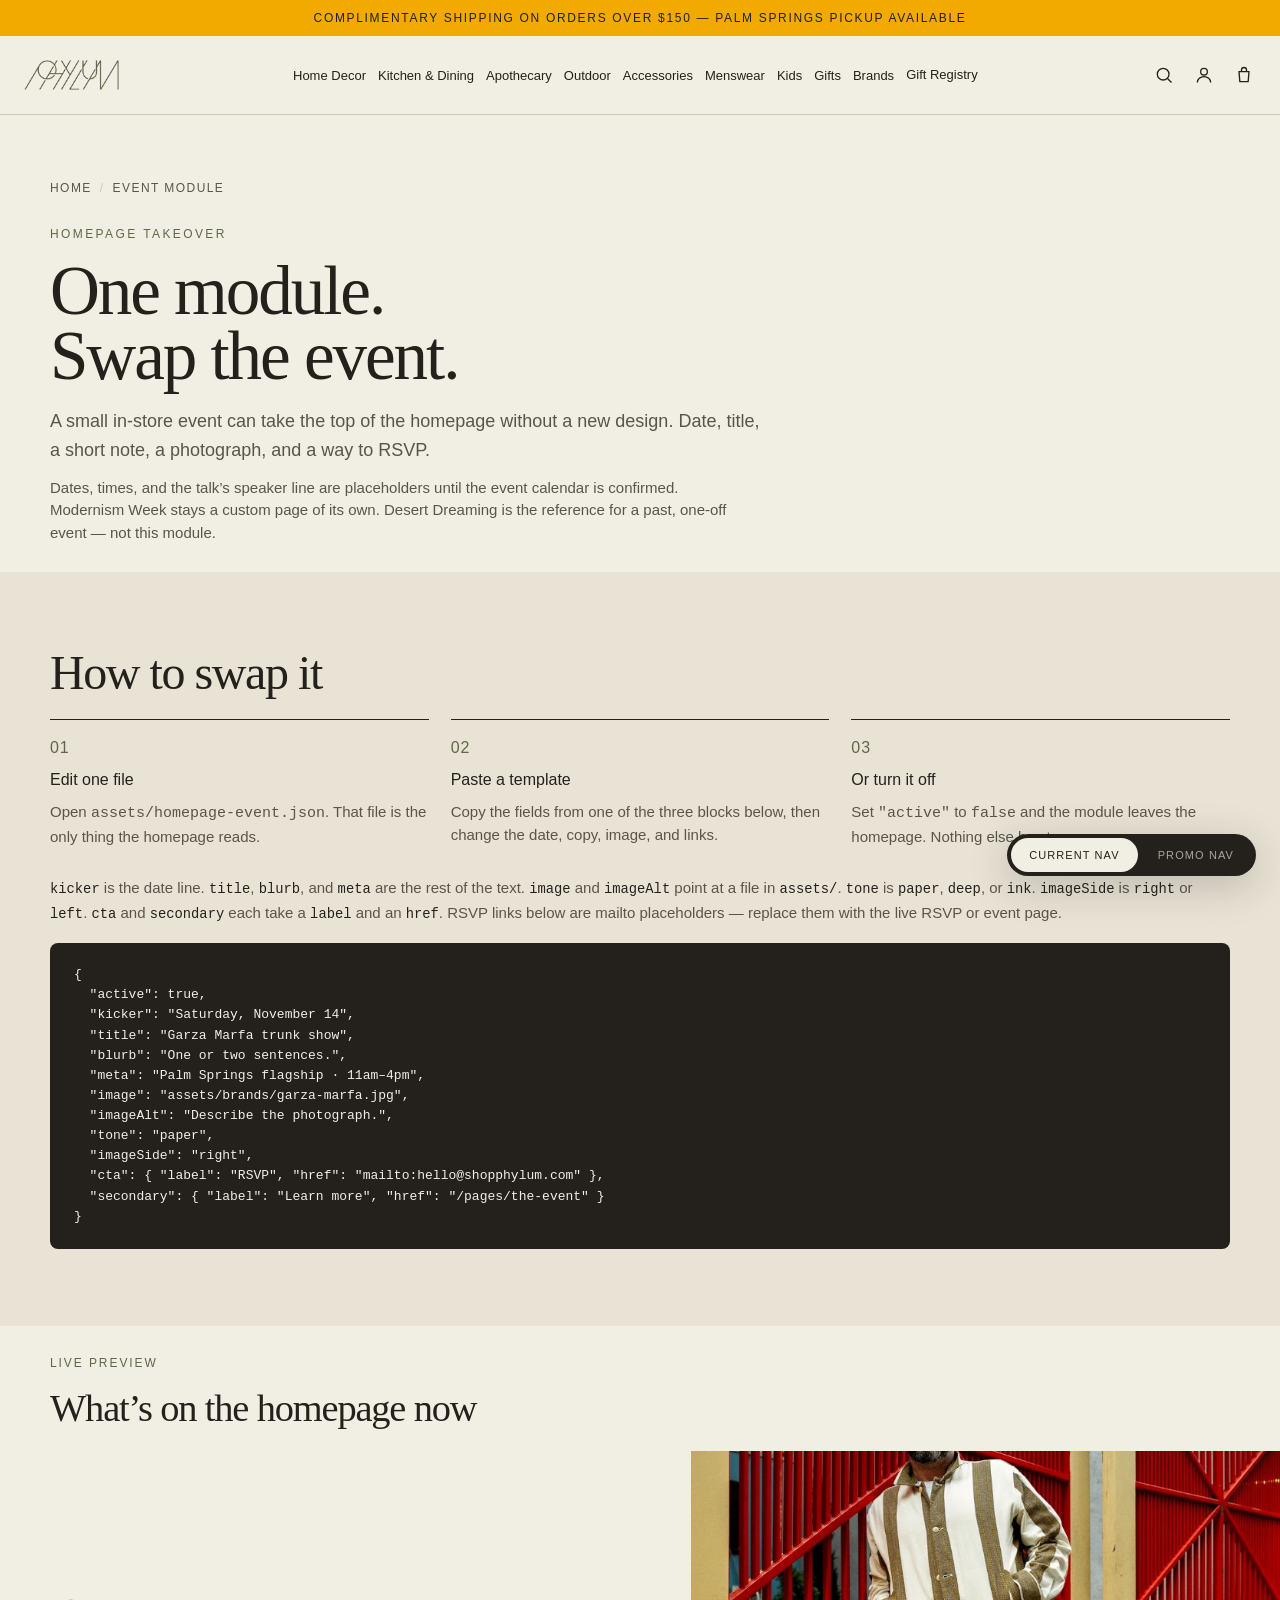
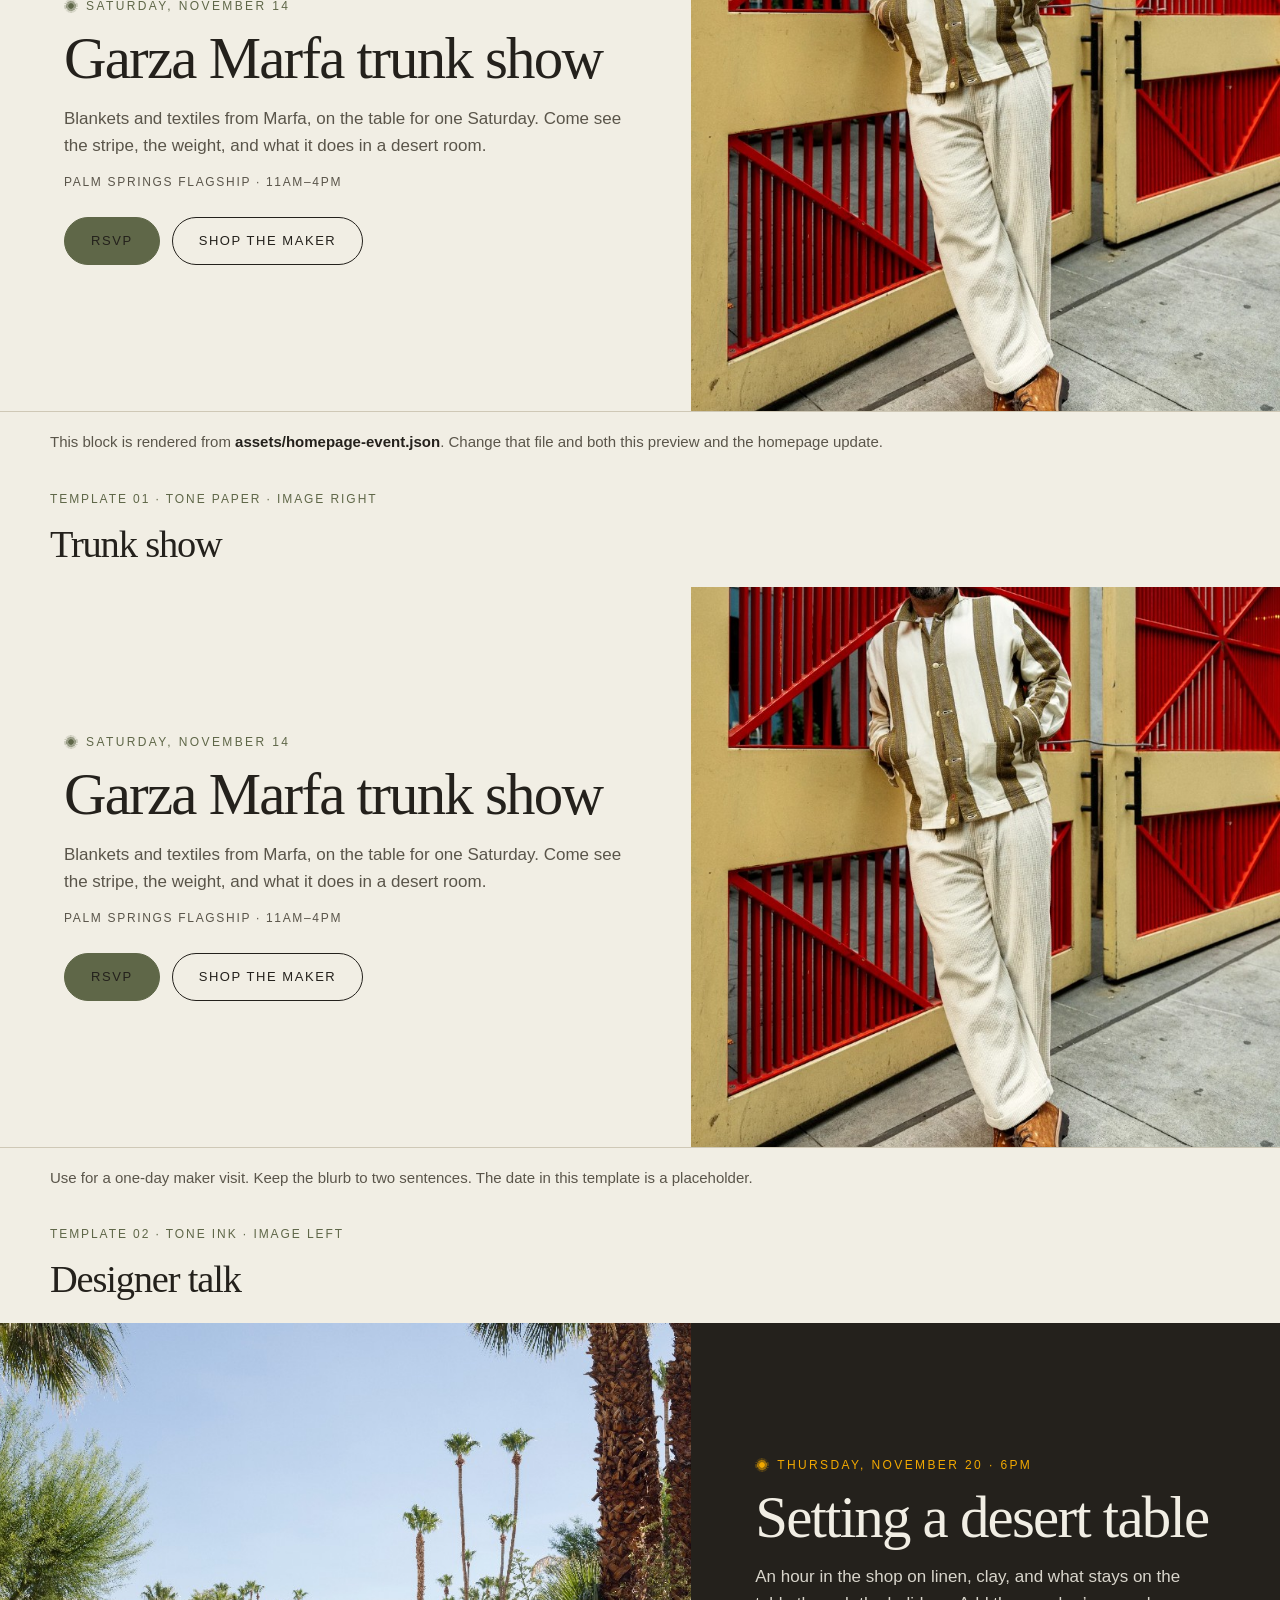
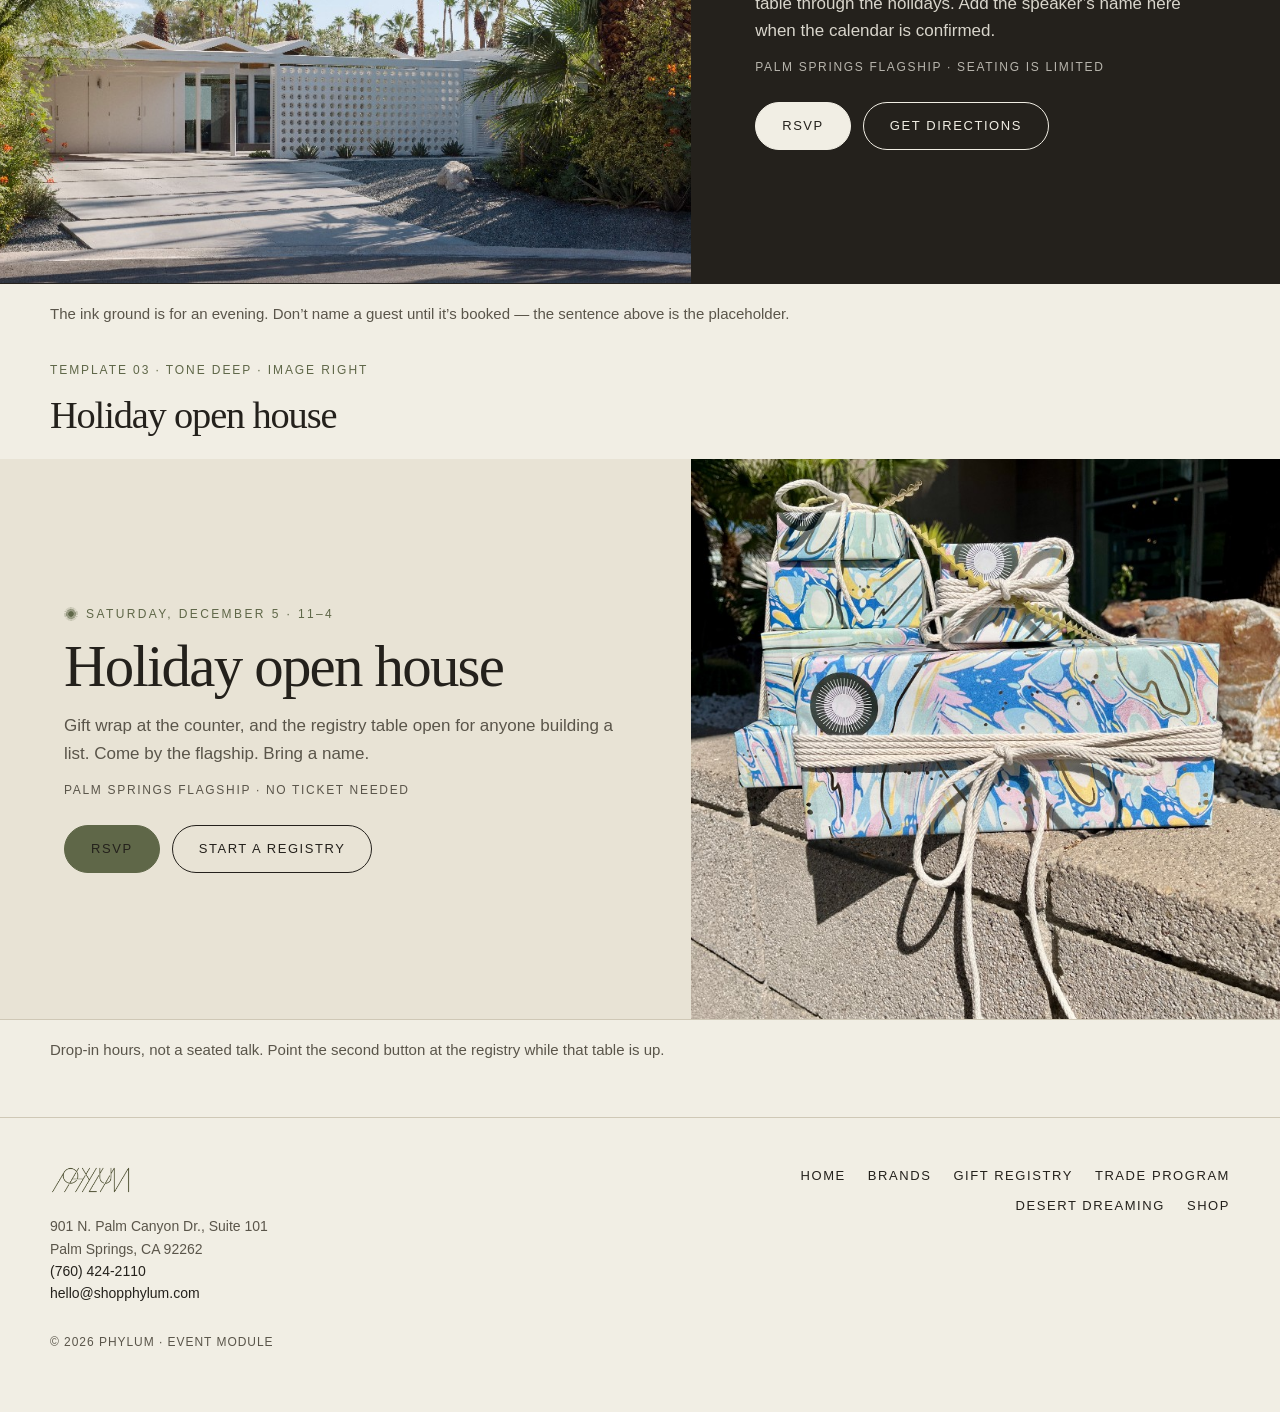
<file: events-module.html>
<!DOCTYPE html>
<html lang="en">
<head>
<meta charset="UTF-8">
<meta name="viewport" content="width=device-width, initial-scale=1.0">
<title>Homepage Event Module — Templates | PHYLUM</title>
<meta name="description" content="Pre-approved PHYLUM homepage event modules for a trunk show, a designer talk, and a holiday open house. Swap the live one in assets/homepage-event.json.">
<meta name="robots" content="noindex, follow">
<meta name="theme-color" content="#F1EEE4">
<link rel="icon" href="assets/event/phylum-sun.svg" type="image/svg+xml">
<link rel="stylesheet" href="event-module.css">
<style>
  @font-face {
    font-family: "GTAlpinaLight";
    src: url("https://cdn.shopify.com/s/files/1/0683/2196/8279/files/GT-Alpina-Standard-Light.woff2?v=1752612418") format("woff2");
    font-weight: 300;
    font-style: normal;
    font-display: swap;
  }
  @font-face {
    font-family: "PPNeueMontreal";
    src: url("https://cdn.shopify.com/s/files/1/0683/2196/8279/files/PPNeueMontreal-Medium.woff2?v=1751331964") format("woff2");
    font-weight: 500;
    font-style: normal;
    font-display: swap;
  }
  :root {
    --paper: #F1EEE4;
    --paper-deep: #E8E3D5;
    --ink: #24211C;
    --ink-soft: #5A554A;
    --line: #CFC8B6;
    --sage-deep: #5F6748;
    --yellow: #f2a900;
    --serif: "GTAlpinaLight", "Iowan Old Style", Palatino, Georgia, serif;
    --sans: "PPNeueMontreal", "Helvetica Neue", Arial, sans-serif;
    --body: "Helvetica Neue", Helvetica, Arial, sans-serif;
    --ease: cubic-bezier(0.16, 1, 0.3, 1);
    --gutter: clamp(20px, 4vw, 48px);
    --max: 1180px;
  }
  * { box-sizing: border-box; }
  body {
    margin: 0;
    font-family: var(--body);
    color: var(--ink);
    background: var(--paper);
    line-height: 1.5;
  }
  body.chrome-loading .event-docs { visibility: hidden; }
  .event-docs .nav-version-switcher { display: none !important; }
  .event-docs a { color: inherit; }
  .event-docs h1, .event-docs h2, .event-docs h3 { font-style: normal; font-weight: 300; }
  .event-docs p { text-wrap: pretty; }
  .skip {
    position: absolute; left: 16px; top: -48px; z-index: 400;
    background: var(--ink); color: var(--paper); padding: 10px 14px;
    font-family: var(--sans); font-size: 13px; letter-spacing: 0.08em; text-transform: uppercase;
  }
  .skip:focus { top: 16px; }
  .event-docs :focus-visible { outline: 2px solid var(--sage-deep); outline-offset: 3px; }
  .ed-wrap { width: min(var(--max), calc(100% - var(--gutter) * 2)); margin-inline: auto; }
  .ed-intro { padding: clamp(36px, 5vw, 72px) 0 28px; }
  .ed-crumb ol {
    display: flex; flex-wrap: wrap; gap: 8px; list-style: none; margin: 0 0 28px; padding: 0;
    font-family: var(--sans); font-size: 12px; letter-spacing: 0.12em; text-transform: uppercase; color: var(--ink-soft);
  }
  .ed-crumb li:not(:last-child)::after { content: "/"; margin-left: 8px; color: var(--line); }
  .ed-crumb a { text-decoration: none; }
  .ed-crumb a:hover { color: var(--ink); }
  .ed-eyebrow {
    font-family: var(--sans); font-weight: 500; font-size: 12px; letter-spacing: 0.2em;
    text-transform: uppercase; color: var(--sage-deep); margin: 0 0 16px;
  }
  .ed-intro h1 {
    font-family: var(--serif); font-size: clamp(42px, 5.4vw, 72px);
    line-height: 0.94; letter-spacing: -0.03em; margin: 0 0 18px; max-width: 14ch;
  }
  .ed-lede { max-width: 40em; font-size: 18px; line-height: 1.6; color: var(--ink-soft); margin: 0 0 12px; font-family: var(--sans); font-weight: 500; }
  .ed-note { max-width: 46em; font-size: 15px; color: var(--ink-soft); margin: 0; }

  .ed-how { background: var(--paper-deep); padding: clamp(48px, 6vw, 80px) 0; }
  .ed-how h2 {
    font-family: var(--serif); font-size: clamp(32px, 4vw, 48px);
    line-height: 1; letter-spacing: -0.03em; margin: 0 0 22px;
  }
  .ed-steps { list-style: none; margin: 0 0 28px; padding: 0; display: grid; grid-template-columns: repeat(3, 1fr); gap: 22px; }
  .ed-steps li { border-top: 1px solid var(--ink); padding-top: 16px; }
  .ed-steps span {
    display: block; font-family: var(--sans); font-weight: 500; color: var(--sage-deep);
    letter-spacing: 0.06em; margin-bottom: 8px;
  }
  .ed-steps h3 { font-family: var(--sans); font-weight: 500; font-size: 16px; margin: 0 0 8px; }
  .ed-steps p, .ed-fields { margin: 0; color: var(--ink-soft); font-size: 15px; line-height: 1.55; }
  .ed-fields { margin-bottom: 18px; }
  .ed-fields code, .ed-pre { font-family: ui-monospace, "SFMono-Regular", Menlo, Consolas, monospace; }
  .ed-fields code { font-size: 0.92em; color: var(--ink); }
  .ed-pre {
    margin: 0; padding: 22px 24px; background: var(--ink); color: var(--paper);
    font-size: 13px; line-height: 1.55; overflow-x: auto; border-radius: 8px;
  }

  .ed-label {
    width: min(var(--max), calc(100% - var(--gutter) * 2));
    margin: 0 auto;
    padding: 28px 0 14px;
  }
  .ed-label p { margin: 0; font-family: var(--sans); font-weight: 500; font-size: 12px; letter-spacing: 0.16em; text-transform: uppercase; color: var(--sage-deep); }
  .ed-label h2 { font-family: var(--serif); font-weight: 300; font-size: clamp(28px, 3vw, 40px); letter-spacing: -0.03em; margin: 8px 0 0; }
  .ed-caption {
    width: min(var(--max), calc(100% - var(--gutter) * 2));
    margin: 0 auto;
    padding: 18px 0 8px;
    color: var(--ink-soft);
    font-size: 15px;
    line-height: 1.55;
  }
  .ed-caption strong { color: var(--ink); font-weight: 600; }

  .ed-foot { padding: 48px 0 64px; border-top: 1px solid var(--line); margin-top: 48px; }
  .ed-foot-grid { display: flex; justify-content: space-between; gap: 32px; align-items: flex-start; }
  .ed-wordmark { height: 28px; width: auto; }
  .ed-foot address { font-style: normal; color: var(--ink-soft); font-size: 14px; line-height: 1.6; margin-top: 14px; }
  .ed-foot address a { color: var(--ink); text-decoration: none; }
  .ed-foot nav { display: flex; flex-wrap: wrap; gap: 10px 22px; max-width: 460px; justify-content: flex-end; }
  .ed-foot nav a { font-family: var(--sans); font-size: 13px; letter-spacing: 0.12em; text-transform: uppercase; text-decoration: none; }
  .ed-foot nav a:hover { color: var(--sage-deep); }
  .ed-colophon { margin-top: 28px; font-size: 12px; letter-spacing: 0.08em; text-transform: uppercase; color: var(--ink-soft); }
  @media (max-width: 800px) {
    .ed-steps, .ed-foot-grid { grid-template-columns: 1fr; display: grid; }
    .ed-foot nav { justify-content: flex-start; }
  }
</style>
</head>
<body>
<a class="skip" href="#main">Skip to content</a>
<div id="site-chrome"></div>

<main class="event-docs" id="main">
  <header class="ed-intro">
    <div class="ed-wrap">
      <nav class="ed-crumb" aria-label="Breadcrumb">
        <ol>
          <li><a href="index.html">Home</a></li>
          <li aria-current="page">Event module</li>
        </ol>
      </nav>
      <p class="ed-eyebrow">Homepage takeover</p>
      <h1>One module. Swap the event.</h1>
      <p class="ed-lede">A small in-store event can take the top of the homepage without a new design. Date, title, a short note, a photograph, and a way to RSVP.</p>
      <p class="ed-note">Dates, times, and the talk’s speaker line are placeholders until the event calendar is confirmed. Modernism Week stays a custom page of its own. Desert Dreaming is the reference for a past, one-off event — not this module.</p>
    </div>
  </header>

  <section class="ed-how" aria-labelledby="swap-title">
    <div class="ed-wrap">
      <h2 id="swap-title">How to swap it</h2>
      <ol class="ed-steps">
        <li>
          <span>01</span>
          <h3>Edit one file</h3>
          <p>Open <code>assets/homepage-event.json</code>. That file is the only thing the homepage reads.</p>
        </li>
        <li>
          <span>02</span>
          <h3>Paste a template</h3>
          <p>Copy the fields from one of the three blocks below, then change the date, copy, image, and links.</p>
        </li>
        <li>
          <span>03</span>
          <h3>Or turn it off</h3>
          <p>Set <code>"active"</code> to <code>false</code> and the module leaves the homepage. Nothing else has to move.</p>
        </li>
      </ol>
      <p class="ed-fields"><code>kicker</code> is the date line. <code>title</code>, <code>blurb</code>, and <code>meta</code> are the rest of the text. <code>image</code> and <code>imageAlt</code> point at a file in <code>assets/</code>. <code>tone</code> is <code>paper</code>, <code>deep</code>, or <code>ink</code>. <code>imageSide</code> is <code>right</code> or <code>left</code>. <code>cta</code> and <code>secondary</code> each take a <code>label</code> and an <code>href</code>. RSVP links below are mailto placeholders — replace them with the live RSVP or event page.</p>
      <pre class="ed-pre">{
  "active": true,
  "kicker": "Saturday, November 14",
  "title": "Garza Marfa trunk show",
  "blurb": "One or two sentences.",
  "meta": "Palm Springs flagship · 11am–4pm",
  "image": "assets/brands/garza-marfa.jpg",
  "imageAlt": "Describe the photograph.",
  "tone": "paper",
  "imageSide": "right",
  "cta": { "label": "RSVP", "href": "mailto:hello@shopphylum.com" },
  "secondary": { "label": "Learn more", "href": "/pages/the-event" }
}</pre>
    </div>
  </section>

  <div class="ed-label">
    <p>Live preview</p>
    <h2>What’s on the homepage now</h2>
  </div>
  <section id="event-takeover" class="event-takeover" data-event-src="assets/homepage-event.json" hidden></section>
  <p class="ed-caption">This block is rendered from <strong>assets/homepage-event.json</strong>. Change that file and both this preview and the homepage update.</p>

  <div class="ed-label" id="trunk-show">
    <p>Template 01 · tone paper · image right</p>
    <h2>Trunk show</h2>
  </div>
  <!-- TEMPLATE trunk-show. Copy these fields into assets/homepage-event.json.
       image: assets/brands/garza-marfa.jpg
       tone: paper
       imageSide: right
       cta.href is a mailto placeholder. -->
  <section class="event-takeover" aria-labelledby="trunk-title">
    <div class="event-grid">
      <div class="event-copy">
        <p class="event-kicker"><span class="event-sun" aria-hidden="true"></span>Saturday, November 14</p>
        <h2 class="event-title" id="trunk-title">Garza Marfa trunk show</h2>
        <p class="event-blurb">Blankets and textiles from Marfa, on the table for one Saturday. Come see the stripe, the weight, and what it does in a desert room.</p>
        <p class="event-meta">Palm Springs flagship · 11am–4pm</p>
        <div class="event-ctas">
          <a class="event-btn event-btn--solid" href="mailto:hello@shopphylum.com?subject=RSVP%3A%20Garza%20Marfa%20trunk%20show">RSVP</a>
          <a class="event-btn event-btn--ghost" href="https://shopphylum.com/search?q=Garza%20Marfa">Shop the maker</a>
        </div>
      </div>
      <figure class="event-media">
        <img src="assets/brands/garza-marfa.jpg" alt="Folded Garza Marfa textiles in black and cream with a striped border, stacked on a wooden bench." width="1024" height="768" decoding="async">
      </figure>
    </div>
  </section>
  <p class="ed-caption">Use for a one-day maker visit. Keep the blurb to two sentences. The date in this template is a placeholder.</p>

  <div class="ed-label" id="designer-talk">
    <p>Template 02 · tone ink · image left</p>
    <h2>Designer talk</h2>
  </div>
  <!-- TEMPLATE designer-talk. Speaker name is intentionally not invented.
       image: assets/event/fair-circle-facade.jpg
       tone: ink
       imageSide: left -->
  <section class="event-takeover event-takeover--ink event-takeover--flip" aria-labelledby="talk-title">
    <div class="event-grid">
      <div class="event-copy">
        <p class="event-kicker"><span class="event-sun" aria-hidden="true"></span>Thursday, November 20 · 6pm</p>
        <h2 class="event-title" id="talk-title">Setting a desert table</h2>
        <p class="event-blurb">An hour in the shop on linen, clay, and what stays on the table through the holidays. Add the speaker’s name here when the calendar is confirmed.</p>
        <p class="event-meta">Palm Springs flagship · Seating is limited</p>
        <div class="event-ctas">
          <a class="event-btn event-btn--solid" href="mailto:hello@shopphylum.com?subject=RSVP%3A%20Setting%20a%20desert%20table">RSVP</a>
          <a class="event-btn event-btn--ghost" href="https://maps.app.goo.gl/4PkCwBXmNPtHUFLD7">Get directions</a>
        </div>
      </div>
      <figure class="event-media">
        <img src="assets/event/fair-circle-facade.jpg" alt="The PHYLUM storefront in Palm Springs, a yellow facade with the shop’s painted sun." width="1024" height="683" decoding="async">
      </figure>
    </div>
  </section>
  <p class="ed-caption">The ink ground is for an evening. Don’t name a guest until it’s booked — the sentence above is the placeholder.</p>

  <div class="ed-label" id="holiday-open-house">
    <p>Template 03 · tone deep · image right</p>
    <h2>Holiday open house</h2>
  </div>
  <!-- TEMPLATE holiday-open-house.
       image: assets/mega-nav/gifts-wrapping.png
       tone: deep
       imageSide: right
       Secondary link can point at gift-registry.html during the season. -->
  <section class="event-takeover event-takeover--deep" aria-labelledby="holiday-title">
    <div class="event-grid">
      <div class="event-copy">
        <p class="event-kicker"><span class="event-sun" aria-hidden="true"></span>Saturday, December 5 · 11–4</p>
        <h2 class="event-title" id="holiday-title">Holiday open house</h2>
        <p class="event-blurb">Gift wrap at the counter, and the registry table open for anyone building a list. Come by the flagship. Bring a name.</p>
        <p class="event-meta">Palm Springs flagship · No ticket needed</p>
        <div class="event-ctas">
          <a class="event-btn event-btn--solid" href="mailto:hello@shopphylum.com?subject=RSVP%3A%20Holiday%20open%20house">RSVP</a>
          <a class="event-btn event-btn--ghost" href="gift-registry.html">Start a registry</a>
        </div>
      </div>
      <figure class="event-media">
        <img src="assets/mega-nav/gifts-wrapping.png" alt="A gift wrapped in cream paper with a rust ribbon and a sprig of greenery." width="768" height="1024" decoding="async">
      </figure>
    </div>
  </section>
  <p class="ed-caption">Drop-in hours, not a seated talk. Point the second button at the registry while that table is up.</p>

  <footer class="ed-foot">
    <div class="ed-wrap">
      <div class="ed-foot-grid">
        <div>
          <img class="ed-wordmark" src="assets/event/phylum-wordmark.png" width="296" height="102" alt="PHYLUM">
          <address>
            901 N. Palm Canyon Dr., Suite 101<br>
            Palm Springs, CA 92262<br>
            <a href="tel:+17604242110">(760) 424-2110</a><br>
            <a href="mailto:hello@shopphylum.com">hello@shopphylum.com</a>
          </address>
        </div>
        <nav aria-label="Footer">
          <a href="index.html">Home</a>
          <a href="brands.html">Brands</a>
          <a href="gift-registry.html">Gift Registry</a>
          <a href="trade.html">Trade Program</a>
          <a href="desert-dreaming.html">Desert Dreaming</a>
          <a href="https://shopphylum.com">Shop</a>
        </nav>
      </div>
      <p class="ed-colophon">© 2026 PHYLUM · Event module</p>
    </div>
  </footer>
</main>
<script src="site-chrome.js"></script>
<script src="event-module.js"></script>
</body>
</html>
</file>
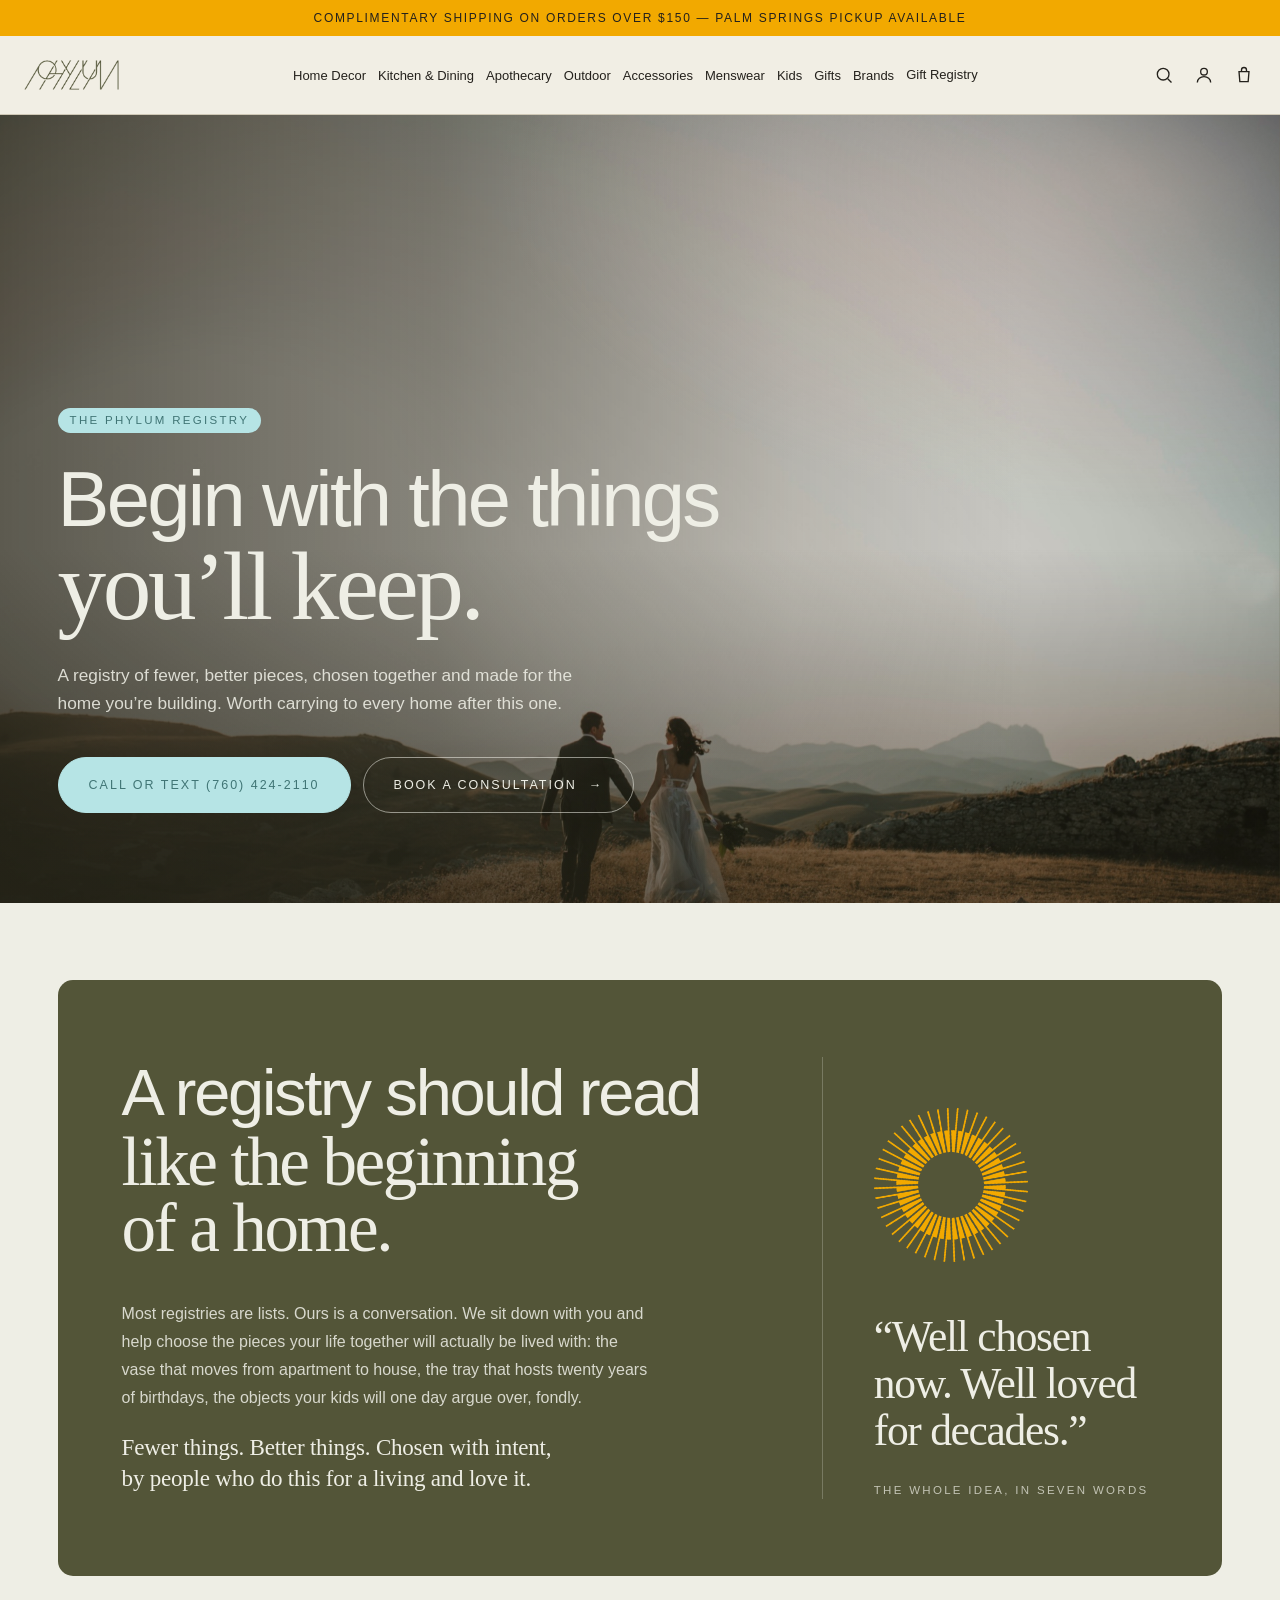
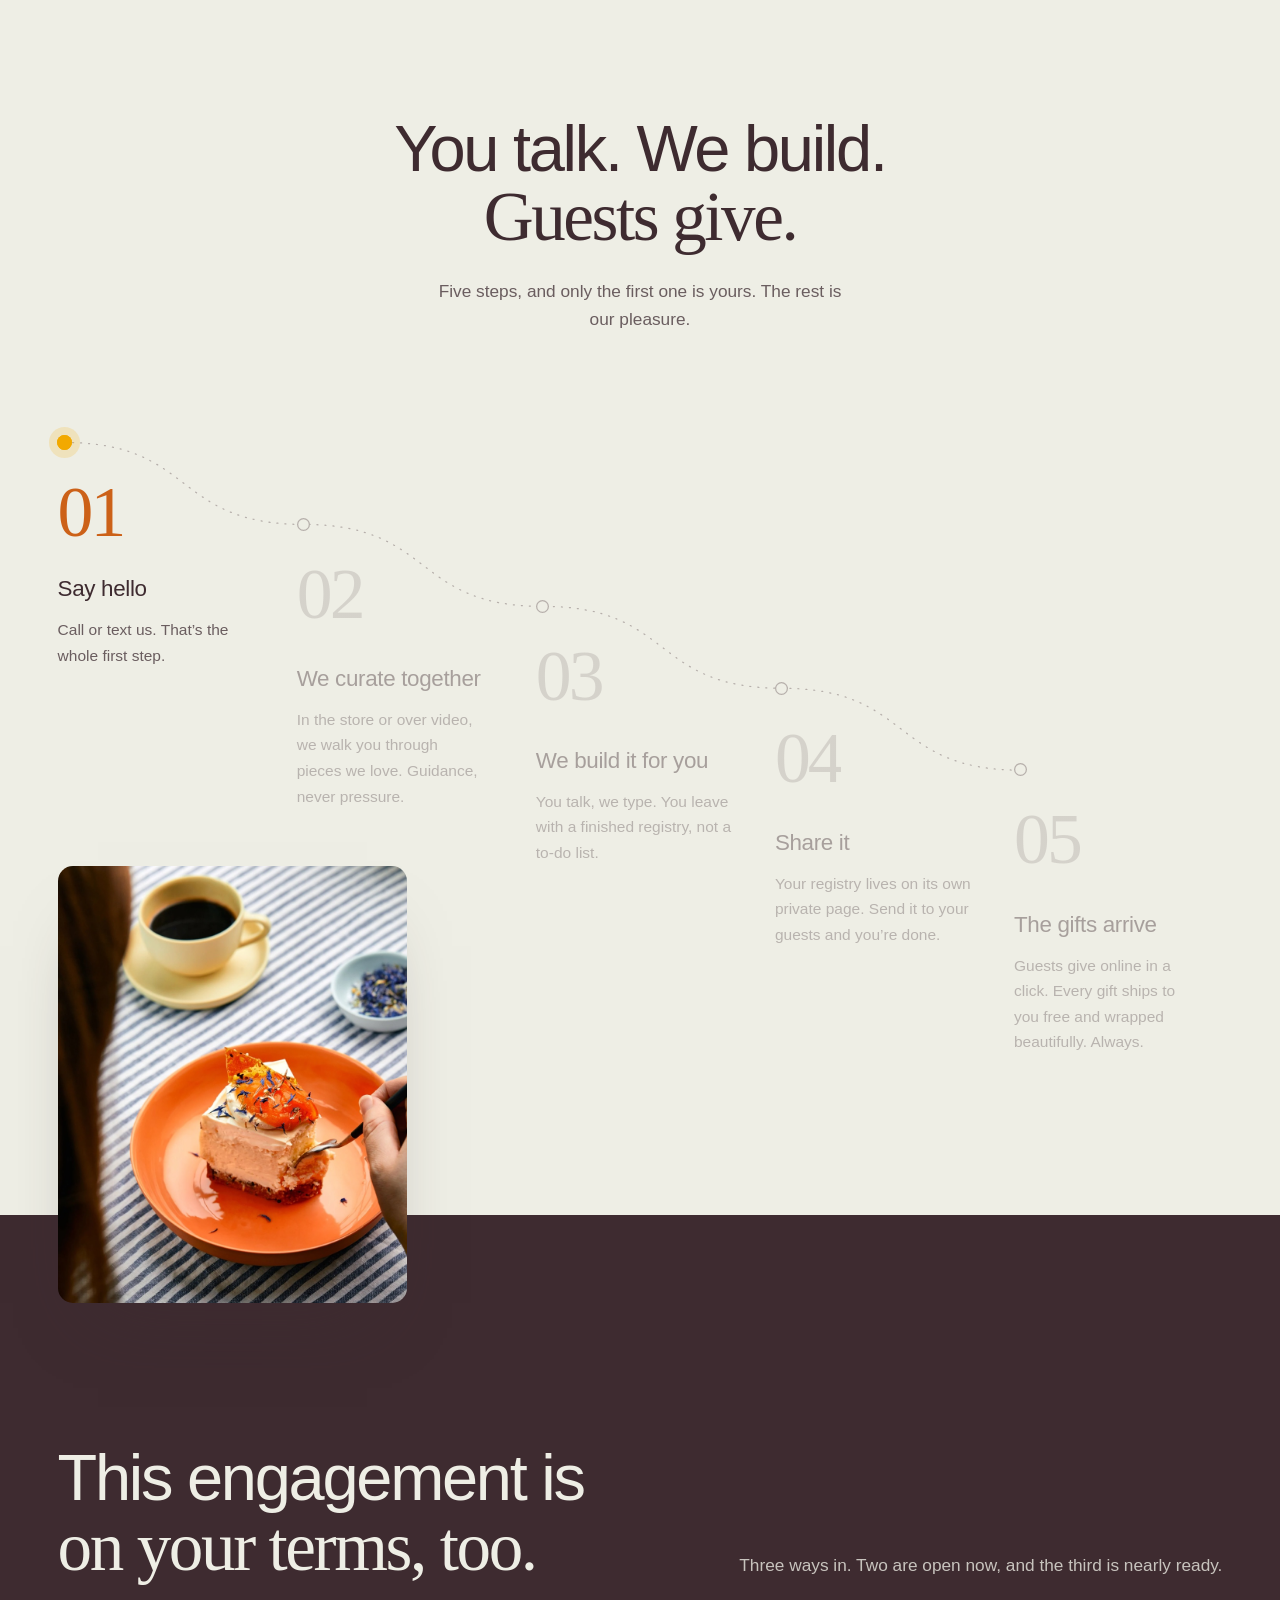
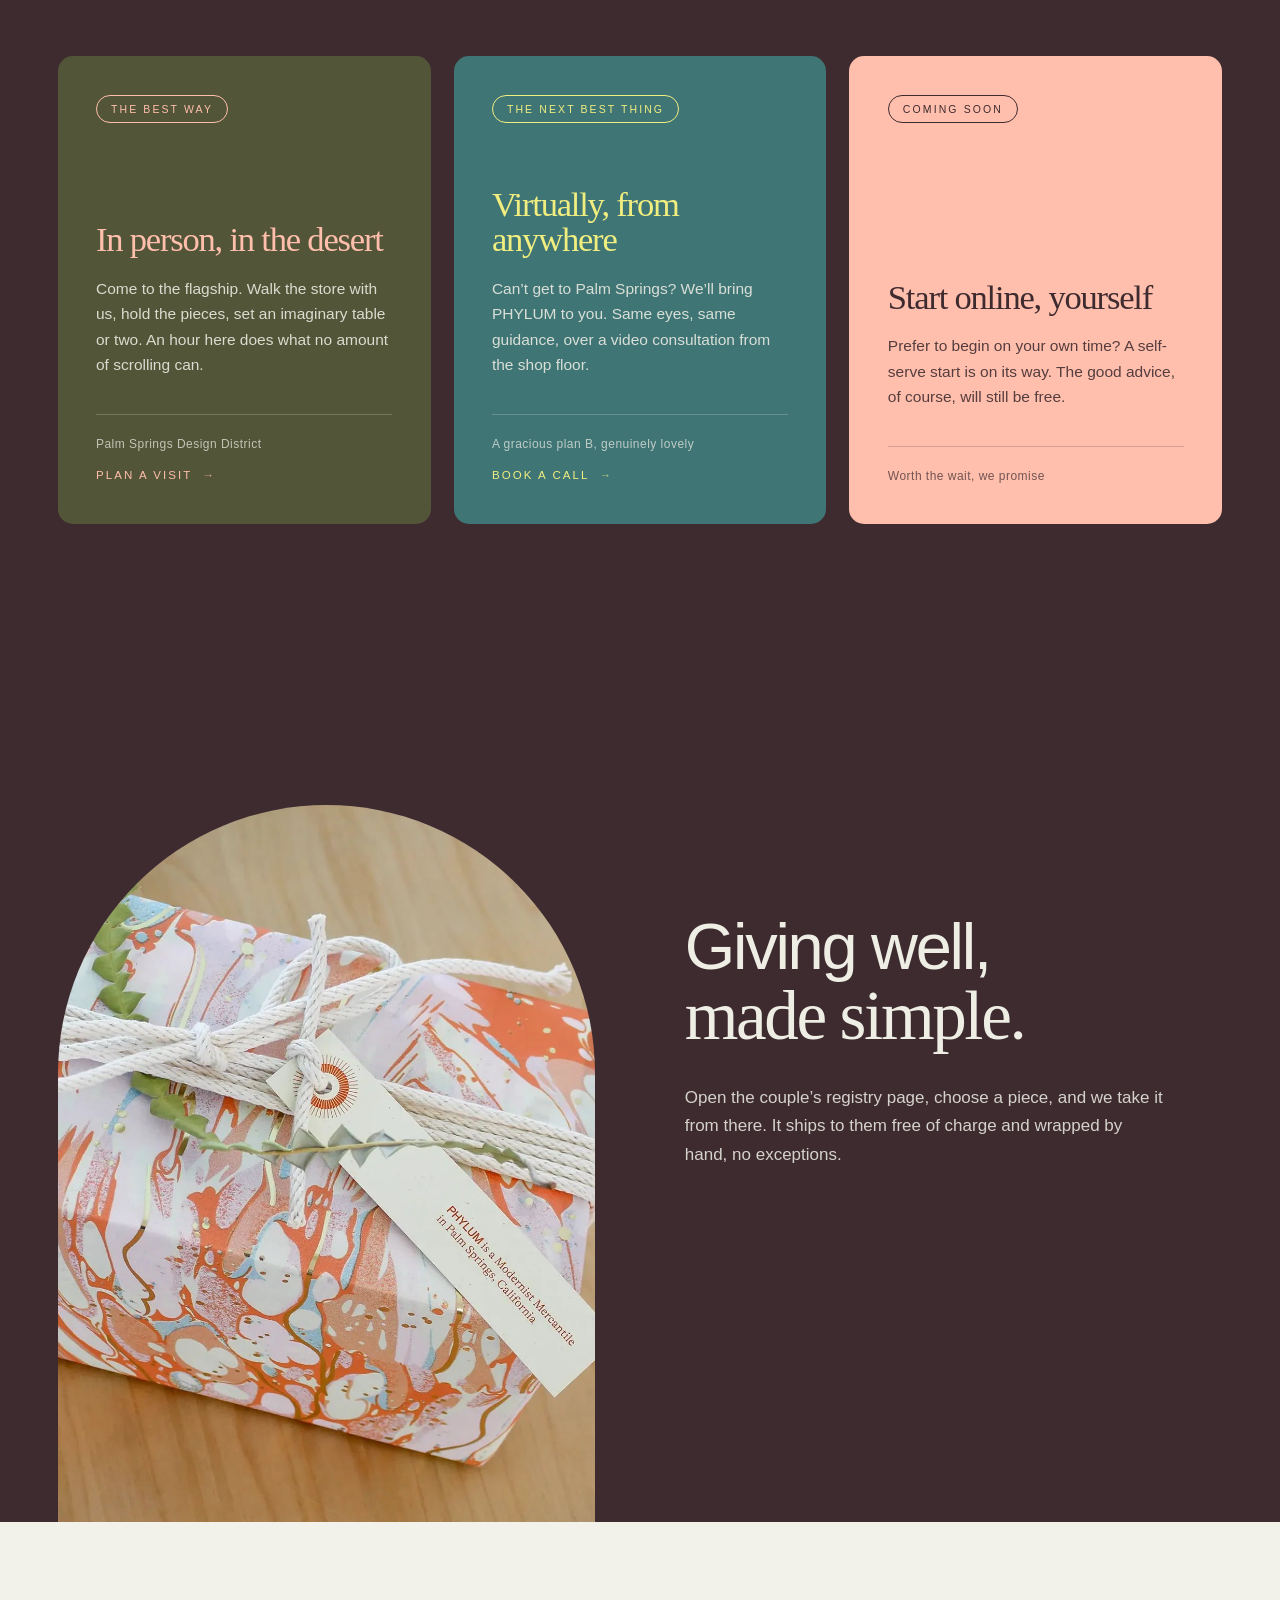
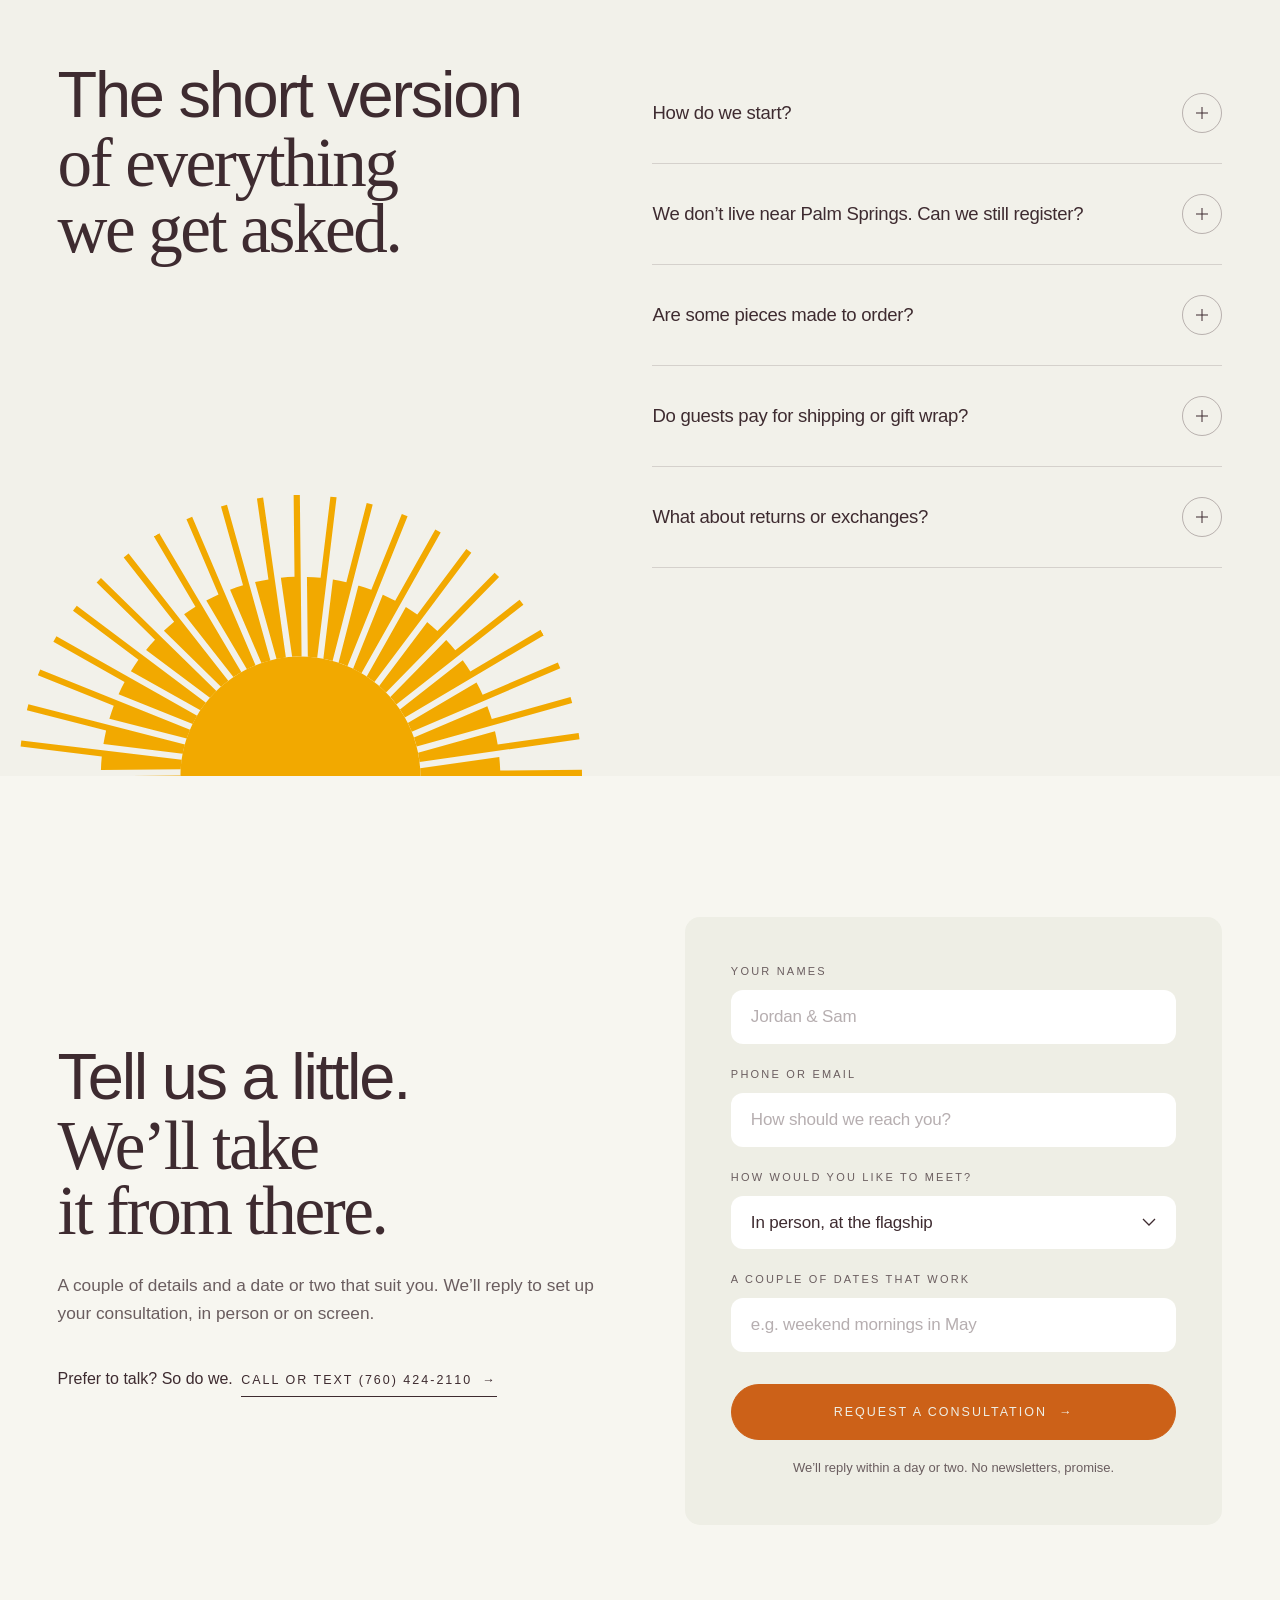
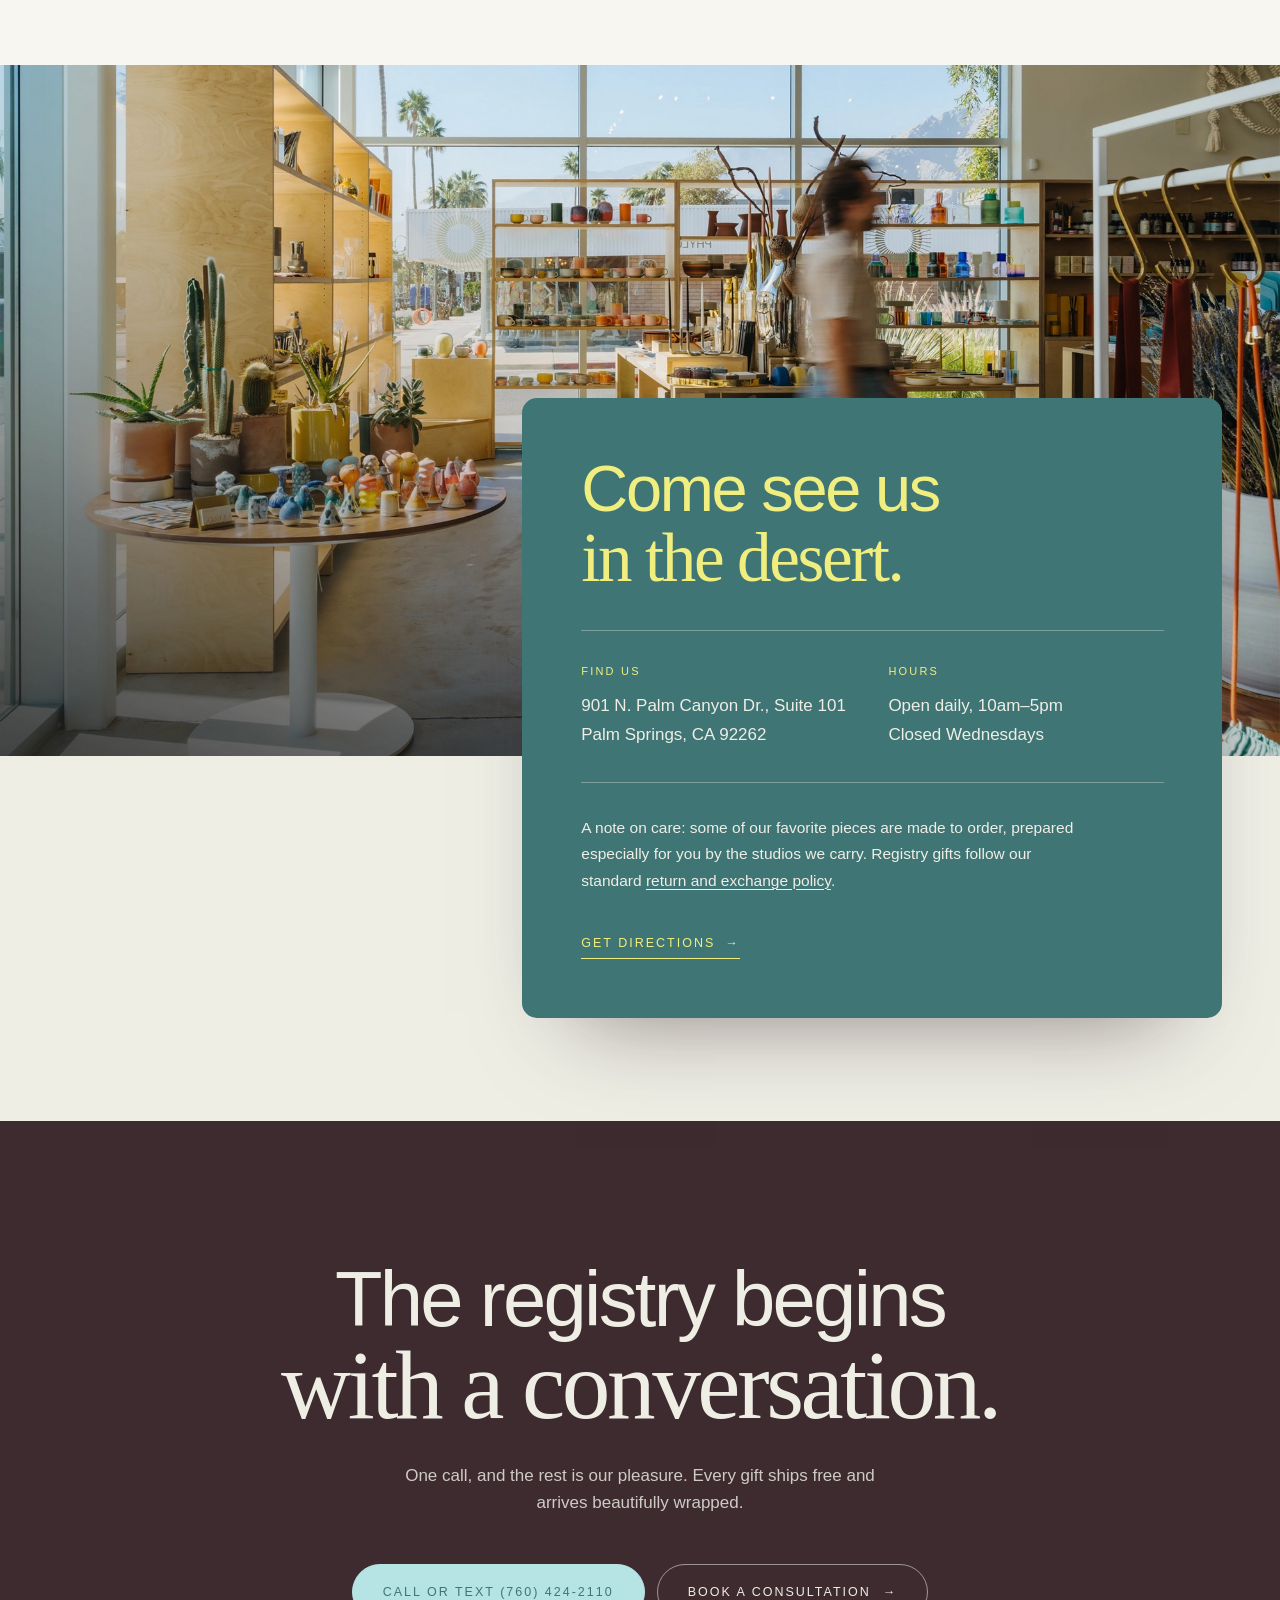
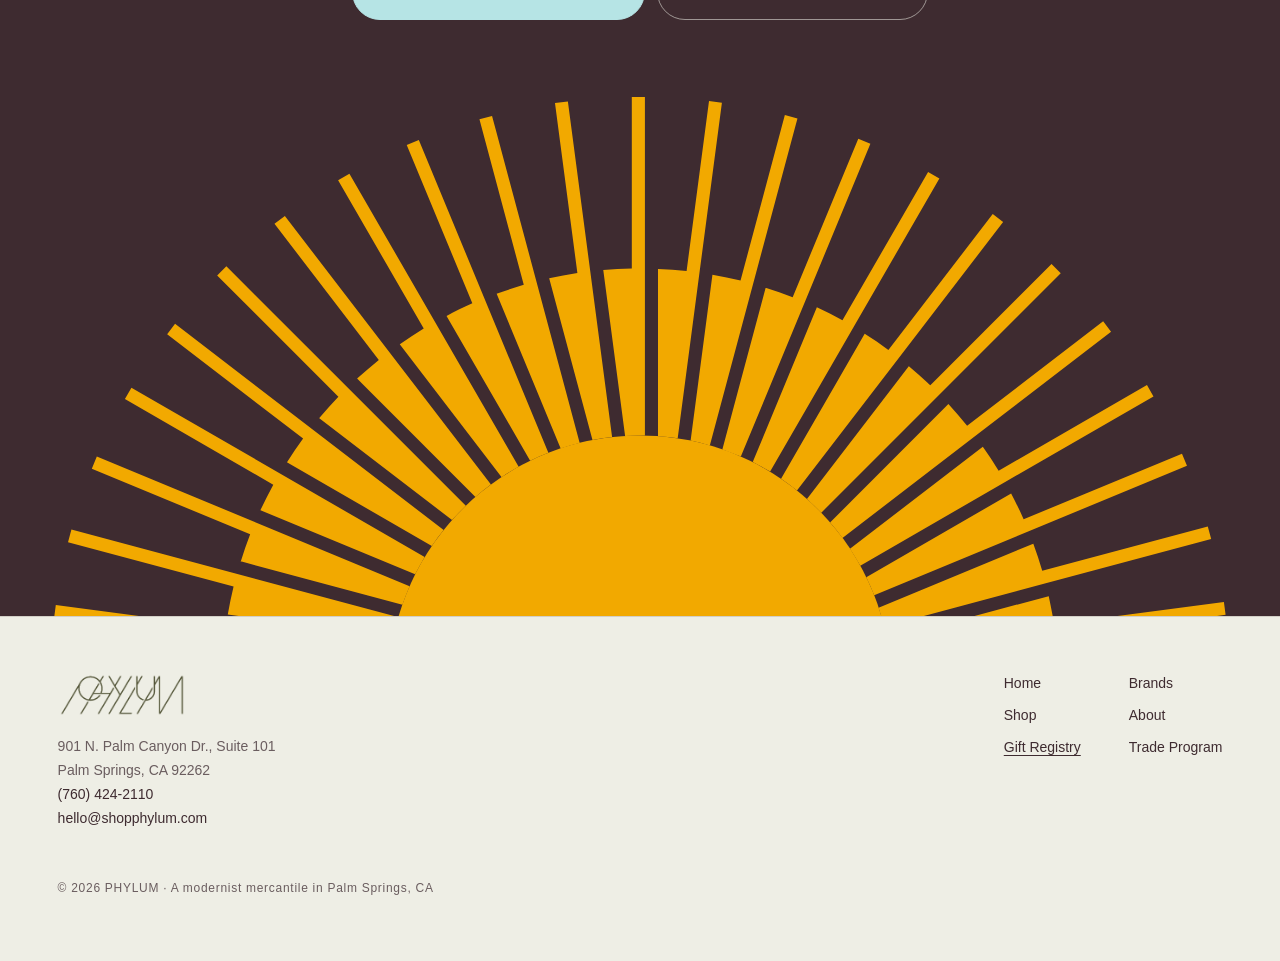
<file: gift-registry-v2.html>
<!DOCTYPE html>
<html lang="en">
<head>
<meta charset="UTF-8">
<meta name="viewport" content="width=device-width, initial-scale=1.0">
<title>The PHYLUM Registry | Begin with the things you’ll keep</title>
<meta name="description" content="A registry of fewer, better pieces, chosen together at the PHYLUM flagship in Palm Springs or over video. Every registry gift ships free and arrives wrapped by hand.">
<!-- v2 draft: kept out of search until it replaces gift-registry.html -->
<meta name="robots" content="noindex, follow">
<link rel="canonical" href="https://phylum-menu.onrender.com/gift-registry-v2.html">
<meta name="theme-color" content="#3E2B30">
<meta property="og:type" content="website">
<meta property="og:site_name" content="PHYLUM">
<meta property="og:title" content="The PHYLUM Registry — Begin with the things you’ll keep">
<meta property="og:description" content="Fewer things. Better things. A registry built with you, in the desert or on screen. Every gift ships free and arrives wrapped by hand.">
<meta property="og:url" content="https://phylum-menu.onrender.com/gift-registry-v2.html">
<meta property="og:image" content="https://phylum-menu.onrender.com/assets/registry/v2-flagship-1200.jpg">
<meta property="og:image:alt" content="A shopper walks through the sunlit PHYLUM flagship in Palm Springs.">
<meta name="twitter:card" content="summary_large_image">
<link rel="icon" href="assets/event/phylum-sun.svg" type="image/svg+xml">
<link rel="preconnect" href="https://cdn.shopify.com" crossorigin>
<link rel="preload" as="image" href="assets/registry/v2-flagship-2000.jpg" imagesrcset="assets/registry/v2-flagship-1200.jpg 1200w, assets/registry/v2-flagship-2000.jpg 2000w" imagesizes="100vw">
<style>
  @font-face {
    font-family: "GTAlpinaLight";
    src: url("https://cdn.shopify.com/s/files/1/0683/2196/8279/files/GT-Alpina-Standard-Light.woff2?v=1752612418") format("woff2");
    font-weight: 300;
    font-style: normal;
    font-display: swap;
  }
  @font-face {
    font-family: "PPNeueMontreal";
    src: url("https://cdn.shopify.com/s/files/1/0683/2196/8279/files/PPNeueMontreal-Medium.woff2?v=1751331964") format("woff2");
    font-weight: 500;
    font-style: normal;
    font-display: swap;
  }

  @property --tf { syntax: '<number>'; inherits: true; initial-value: 1; }

  :root {
    /* PHYLUM brand palette */
    --olive: #535538;
    --sage: #8A8E4F;
    --teal: #407575;
    --aqua: #B6E4E5;
    --espresso: #3E2B30;
    --linen: #EEEEE5;
    --light: #F7F6F0;
    --sun: #F2A900;
    --terracotta: #CC6118;
    --apricot: #FFBFAC;
    --citrus: #F1EE80;

    --ink-soft: #6A5D5F;
    --hair: rgba(62, 43, 48, 0.16);
    --hair-strong: rgba(62, 43, 48, 0.32);
    --hair-light: rgba(238, 238, 229, 0.24);

    --serif: "GTAlpinaLight", "Iowan Old Style", Palatino, "Palatino Linotype", Georgia, serif;
    --sans: "PPNeueMontreal", "Helvetica Neue", Arial, sans-serif;
    --body: "Helvetica Neue", Helvetica, Arial, sans-serif;

    /* Calm, expensive motion: long, decelerating, never bouncy. */
    --ease: cubic-bezier(0.16, 1, 0.3, 1);
    --ease-io: cubic-bezier(0.65, 0, 0.35, 1);

    --gutter: clamp(20px, 4.5vw, 72px);
    --max: 1440px;
    --pad: clamp(96px, 11vw, 168px);
    --sun-ring: url("assets/registry/v2-sun-ring.png");
    --sun-solid: url("assets/registry/v2-sun-solid.png");
    /* Vector sun for the very large background suns (stays crisp at any size). */
    --sun-vector: url("assets/event/phylum-sun.svg");
    --radius: 15px;
  }

  /* ---------- Shared chrome hooks ---------- */
  .tp-page { color-scheme: light; }
  body.chrome-loading .rv { visibility: hidden; }
  .tp-page .nav-version-switcher { display: none !important; }
  .tp-page a, .tp-page button, .tp-page summary, .tp-page input, .tp-page select, .tp-page label { -webkit-tap-highlight-color: transparent; }
  .tp-page :focus:not(:focus-visible) { outline: none; }

  .skip {
    position: absolute; left: 16px; top: -48px; z-index: 400;
    background: var(--espresso); color: var(--linen);
    padding: 10px 14px; font-family: var(--sans); font-size: 13px;
    letter-spacing: 0.08em; text-transform: uppercase;
  }
  .skip:focus { top: 16px; }

  /* ---------- Base ---------- */
  .rv {
    /* Product highlight: a portrait photo under steps 1-2 that drops into the next section. */
    --wrapw: min(var(--max), 100vw - var(--gutter) * 2);
    --pick-w: calc(var(--wrapw) * 0.3);
    --pick-h: calc(var(--pick-w) * 1.25);
    --pick-drop: calc(var(--wrapw) * 0.1);
    font-family: var(--sans);
    font-weight: 500;
    font-synthesis: none;
    color: var(--espresso);
    background: var(--linen);
    line-height: 1.55;
    overflow-x: clip;
    -webkit-font-smoothing: antialiased;
  }
  .rv * { box-sizing: border-box; }
  .rv img { display: block; max-width: 100%; }
  .rv p { margin: 0; text-wrap: pretty; }
  .rv a { color: inherit; }
  .rv h1, .rv h2, .rv h3 { margin: 0; font-weight: 300; font-style: normal; color: inherit; }
  .rv h1, .rv h2 { font-family: var(--serif); text-wrap: balance; letter-spacing: -0.035em; }
  .rv h3 { font-family: var(--sans); font-weight: 500; letter-spacing: -0.015em; }
  .rv blockquote, .rv figure { margin: 0; }
  .rv :focus-visible { outline: 2px solid currentColor; outline-offset: 4px; }
  .rv ::selection { background: var(--sun); color: var(--espresso); }

  .rv-wrap { width: min(var(--max), calc(100% - var(--gutter) * 2)); margin-inline: auto; }
  .rv-sr { position: absolute; width: 1px; height: 1px; margin: -1px; padding: 0; overflow: hidden; clip: rect(0 0 0 0); white-space: nowrap; border: 0; }

  /* Heading sizes match the trade program page. */
  .rv-h2 {
    font-size: clamp(44px, 5.4vw, 92px);
    line-height: 0.95;
    letter-spacing: -0.035em;
  }
  /* Two-tone headings: a sans lead-in over a serif finish. */
  .rv-s {
    display: block;
    font-family: var(--sans);
    font-weight: 500;
    /* PPNeueMontreal draws ~6% larger than GT Alpina at the same size,
       so 0.94em makes the sans and serif lines read as the same size. */
    font-size: 0.94em;
    letter-spacing: -0.035em;
    line-height: 1;
    margin-bottom: 0.04em;
  }

  /* Eyebrow: a quiet label with a tiny sun, not a sticker. */
  .rv-eyebrow {
    display: block;
    margin: 0 0 28px !important;
    font-family: var(--sans);
    font-weight: 500;
    font-size: 11.5px;
    line-height: 1;
    letter-spacing: 0.2em;
    text-transform: uppercase;
    color: var(--terracotta);
  }
  .rv-eyebrow--sun { color: var(--sun); }

  .rv-lede {
    font-size: clamp(17px, 1.35vw, 20px);
    line-height: 1.6;
    color: var(--ink-soft);
    max-width: 34em;
  }

  /* ---------- Buttons: fill rises from below ---------- */
  .rv-btn {
    --bg: var(--espresso);
    --fg: var(--linen);
    --bg-h: var(--sun);
    --fg-h: var(--espresso);
    --bd: var(--bg);
    position: relative;
    isolation: isolate;
    overflow: hidden;
    display: inline-flex;
    align-items: center;
    justify-content: center;
    gap: 12px;
    min-height: 56px;
    max-width: 100%;
    padding: 16px 30px;
    border-radius: 999px;
    border: 1px solid var(--bd);
    background: var(--bg);
    color: var(--fg);
    font-family: var(--sans);
    font-weight: 500;
    font-size: 12.5px;
    line-height: 1.2;
    letter-spacing: 0.16em;
    text-transform: uppercase;
    text-align: center;
    text-decoration: none;
    cursor: pointer;
    transition: color 0.5s var(--ease), border-color 0.5s var(--ease);
  }
  .rv-btn::before {
    content: "";
    position: absolute;
    z-index: -1;
    inset: -1px;
    border-radius: inherit;
    background: var(--bg-h);
    transform: translateY(101%);
    transition: transform 0.6s var(--ease);
  }
  .rv a.rv-btn { color: var(--fg); text-decoration: none; }
  .rv .rv-btn:hover, .rv .rv-btn:focus-visible { color: var(--fg-h); border-color: var(--bg-h); }
  .rv-btn:hover::before, .rv-btn:focus-visible::before { transform: translateY(0); }
  .rv-arrow { display: inline-block; transition: transform 0.5s var(--ease); }
  .rv-btn:hover .rv-arrow, .rv-link:hover .rv-arrow, .rv-card-link:hover .rv-arrow { transform: translateX(5px); }
  .rv-btn--sun { --bg: var(--sun); --fg: var(--espresso); --bg-h: var(--linen); --fg-h: var(--espresso); }
  /* Teal on aqua: the hanging gift-tag colorway from registry v1. */
  .rv-btn--aqua {
    --bg: var(--aqua);
    --fg: var(--teal);
    --bg-h: color-mix(in srgb, var(--aqua) 86%, var(--teal));
    --fg-h: var(--teal);
  }
  .rv-btn--aqua:active { --bg-h: color-mix(in srgb, var(--aqua) 74%, var(--teal)); }
  .rv .rv-btn--aqua:active { color: var(--fg-h); border-color: var(--bg-h); }
  .rv-btn--aqua:active::before { transform: translateY(0); }
  /* Two-tone ring: teal against the light button and bright sky, linen against the dark photo. */
  .rv .rv-btn--aqua:focus-visible {
    outline: 2px solid var(--linen);
    outline-offset: 4px;
    box-shadow: 0 0 0 2px var(--teal);
  }
  .rv-btn--light { --bg: transparent; --fg: var(--linen); --bd: rgba(238, 238, 229, 0.55); --bg-h: var(--linen); --fg-h: var(--espresso); }
  .rv-btn--full { width: 100%; }
  .rv-ctas { display: flex; flex-wrap: wrap; gap: 12px; }

  /* Text link with a drawn underline */
  .rv-link {
    display: inline-flex;
    align-items: center;
    gap: 10px;
    padding-bottom: 6px;
    background: linear-gradient(currentColor, currentColor) left bottom / 100% 1px no-repeat;
    font-size: 12.5px;
    letter-spacing: 0.16em;
    text-transform: uppercase;
    text-decoration: none;
    transition: background-size 0.6s var(--ease);
  }
  .rv-link:hover { background-size: 0% 1px; background-position: right bottom; }

  /* ---------- Shared reveal system ---------- */
  .js-motion [data-reveal] {
    opacity: 0;
    transform: translateY(28px);
    transition: opacity 1.1s var(--ease) var(--d, 0s), transform 1.3s var(--ease) var(--d, 0s);
  }
  .js-motion [data-reveal].is-in { opacity: 1; transform: none; }


  /* Image unveil: a clip opens while the photo settles. */
  .rv-unveil { position: relative; overflow: hidden; }
  .rv-unveil img { width: 100%; height: 100%; object-fit: cover; }
  /* The clip lives on the img so the observed figure never reads as hidden. */
  .js-motion .rv-unveil img {
    clip-path: inset(100% 0 0 0);
    transform: scale(1.18);
    transition: clip-path 1.5s var(--ease-io) var(--d, 0s), transform 2.2s var(--ease) var(--d, 0s);
  }
  .js-motion .rv-unveil.is-in img { clip-path: inset(0 0 0 0); transform: scale(1.04); }

  /* =========================================================
     1. HERO
     ========================================================= */
  .rv-hero {
    position: relative;
    isolation: isolate;
    display: flex;
    align-items: flex-end;
    min-height: clamp(640px, calc(100svh - var(--nav-h, 78px) - 34px), 980px);
    padding: 140px 0 clamp(72px, 7vw, 112px);
    background: var(--olive);
    color: var(--linen);
    overflow: hidden;
  }
  .rv-hero-media {
    position: absolute;
    inset: 0;
    z-index: -2;
    overflow: hidden;
  }
  .rv-hero-par { position: absolute; inset: -6% 0 -6% 0; will-change: transform; }
  .rv-hero-par img {
    width: 100%;
    height: 100%;
    object-fit: cover;
    object-position: 50% 100%;
  }

  /* Dusk veil: deep olive-brown where the type sits, an apricot blush in the open sky. */
  .rv-hero-veil {
    position: absolute;
    inset: 0;
    background:
      radial-gradient(ellipse 70% 60% at 88% 8%, rgba(255, 191, 172, 0.28) 0%, rgba(255, 191, 172, 0) 70%),
      linear-gradient(90deg, rgba(38, 36, 24, 0.72) 0%, rgba(38, 36, 24, 0.5) 34%, rgba(38, 36, 24, 0.14) 62%, rgba(38, 36, 24, 0) 80%),
      linear-gradient(0deg, rgba(38, 36, 24, 0.55) 0%, rgba(38, 36, 24, 0) 45%);
  }
  .rv-hero-inner { position: relative; }
  /* Aqua type on the dusk photo misses 4.5:1, so the small eyebrow uses the aqua pill. */
  .rv-hero .rv-eyebrow {
    display: inline-block;
    width: fit-content;
    padding: 7px 12px 6px;
    border-radius: 999px;
    background: var(--aqua);
    color: var(--teal);
  }
  .rv-h1 {
    font-size: clamp(56px, 7.6vw, 136px);
    line-height: 0.9;
    letter-spacing: -0.035em !important;
    max-width: 900px;
    margin: 0 0 32px !important;
  }
  .rv-h1 .rv-s { font-size: 0.8em; }
  .rv-line { display: block; overflow: hidden; padding: 0.04em 0 0.12em; margin: -0.04em 0 -0.12em; }
  .rv-line > span { display: block; }
  .js-motion .rv-line > span {
    transform: translateY(110%);
    transition: transform 1.4s var(--ease) calc(var(--i, 0) * 120ms + 0.55s);
  }
  .is-ready .rv-line > span { transform: none; }
  .rv-hero-sub {
    max-width: 31em;
    margin: 0 0 40px !important;
    font-size: clamp(17px, 1.35vw, 20px);
    line-height: 1.6;
    color: rgba(238, 238, 229, 0.88);
  }
  .js-motion .rv-hero-fade {
    opacity: 0;
    transform: translateY(16px);
    transition: opacity 1.1s var(--ease) var(--d, 0.9s), transform 1.2s var(--ease) var(--d, 0.9s);
  }
  .is-ready .rv-hero-fade { opacity: 1; transform: none; }

  .rv-hero-cap {
    position: absolute;
    right: var(--gutter);
    bottom: clamp(28px, 3vw, 44px);
    display: flex;
    align-items: center;
    gap: 12px;
    font-size: 11px;
    letter-spacing: 0.2em;
    text-transform: uppercase;
    color: rgba(238, 238, 229, 0.8);
  }
  .rv-hero-cap i {
    width: 22px;
    aspect-ratio: 1;
    background: var(--sun);
    -webkit-mask: var(--sun-ring) center / contain no-repeat;
            mask: var(--sun-ring) center / contain no-repeat;
    animation: rv-spin 40s linear infinite;
  }
  @keyframes rv-spin { to { rotate: 360deg; } }

  /* =========================================================
     2. WHY
     ========================================================= */
  /* An olive card floating on the linen page, rather than a full-width band. */
  .rv-why { padding: clamp(40px, 6vw, 104px) 0 0; }
  .rv-why .rv-eyebrow--sun { color: var(--citrus); }
  .rv-why-grid {
    display: grid;
    /* Wide enough that "A registry should read" stays on one line at full size. */
    grid-template-columns: minmax(0, 1.85fr) minmax(0, 1fr);
    gap: clamp(48px, 6vw, 96px);
    align-items: center;
    padding: clamp(36px, 6vw, 104px) clamp(28px, 5vw, 88px);
    border-radius: var(--radius);
    background: var(--olive);
    color: var(--linen);
  }
  .rv-why .rv-h2 { margin-bottom: 40px; }
  .rv-why-copy p:not(.rv-eyebrow) {
    max-width: 33em;
    font-size: clamp(16px, 1.2vw, 18px);
    line-height: 1.75;
    color: rgba(238, 238, 229, 0.86);
  }
  .rv-why-copy p + p { margin-top: 20px; }
  @media (max-width: 640px) { .rv-why-kicker br { display: none; } }
  .rv-why-copy .rv-why-kicker {
    color: var(--linen) !important;
    font-family: var(--serif);
    font-size: clamp(22px, 1.8vw, 27px) !important;
    line-height: 1.35 !important;
    letter-spacing: -0.01em;
  }
  .rv-quote {
    position: relative;
    padding: clamp(40px, 4vw, 64px) 0 0 clamp(32px, 4vw, 64px);
    border-left: 1px solid var(--hair-light);
  }
  .rv-quote-sun {
    width: clamp(120px, 12vw, 180px);
    aspect-ratio: 1;
    margin-bottom: clamp(36px, 4vw, 56px);
    background: var(--sun);
    -webkit-mask: var(--sun-ring) center / contain no-repeat;
            mask: var(--sun-ring) center / contain no-repeat;
    rotate: var(--rot, 0deg);
  }
  .rv-quote blockquote {
    font-family: var(--serif);
    font-weight: 300;
    font-size: clamp(34px, 3.4vw, 56px);
    line-height: 1.08;
    letter-spacing: -0.03em;
    text-wrap: balance;
  }
  .rv-quote figcaption {
    margin-top: 28px;
    font-size: 11.5px;
    letter-spacing: 0.2em;
    text-transform: uppercase;
    color: rgba(238, 238, 229, 0.72);
  }

  /* =========================================================
     3. HOW IT WORKS
     ========================================================= */
  .rv-how { position: relative; padding: var(--pad) 0 calc(var(--pad) * 0.9); }
  /* A product highlight in the empty bottom-left corner that drops into the next section. Only motion: a gentle scroll parallax. */
  .rv-pick {
    position: absolute;
    z-index: 3;
    left: max(var(--gutter), calc((100vw - var(--max)) / 2));
    bottom: calc(var(--pick-drop) * -1);
    width: var(--pick-w);
    margin: 0;
    transform: translate3d(0, var(--py, 0px), 0);
    will-change: transform;
  }
  .rv-pick-img { height: var(--pick-h); overflow: hidden; border-radius: var(--radius); box-shadow: 0 40px 70px -40px rgba(62, 43, 48, 0.5); }
  .rv-pick-img img { width: 100%; height: 100%; object-fit: cover; object-position: 50% 50%; }
  .rv-head { margin-bottom: clamp(56px, 6vw, 96px); }
  .rv-head--split {
    display: grid;
    grid-template-columns: minmax(0, 1.3fr) minmax(0, 1fr);
    gap: 48px;
    align-items: end;
  }
  .rv-head--split .rv-lede { justify-self: end; }

  /* Centered head: a break from the page's left/right rhythm. */
  .rv-how-head { text-align: center; margin: 0 auto clamp(72px, 8vw, 128px); }
  .rv-how-head .rv-lede { margin: 28px auto 0; max-width: 28em; }

  /* The steps descend like a staircase; a drawn line and a small sun travel down them. */
  .rv-path { position: relative; --stair: clamp(56px, 6.4vw, 104px); }
  .rv-path-svg { position: absolute; inset: 0; width: 100%; height: 100%; overflow: visible; pointer-events: none; }
  .rv-path-track { fill: none; stroke: var(--hair-strong); stroke-width: 1.25; stroke-dasharray: 1 7; stroke-linecap: round; }
  .rv-path-line { fill: none; stroke: var(--terracotta); stroke-width: 1.5; stroke-linecap: round; }
  .rv-path-sun {
    position: absolute;
    left: 0;
    top: 0;
    z-index: 2;
    width: 30px;
    aspect-ratio: 1;
    margin: -15px 0 0 -15px;
    background: var(--sun);
    -webkit-mask: var(--sun-vector) center / contain no-repeat;
            mask: var(--sun-vector) center / contain no-repeat;
    transform: translate(var(--x, 0px), var(--y, 0px)) rotate(var(--r, 0deg));
    opacity: 0;
    transition: opacity 0.6s var(--ease);
    pointer-events: none;
  }
  .rv-path.is-live .rv-path-sun { opacity: 1; }
  .rv-path.is-done .rv-path-sun { opacity: 0; }

  .rv-steps {
    position: relative;
    display: grid;
    grid-template-columns: repeat(5, minmax(0, 1fr));
    gap: clamp(20px, 2.4vw, 40px);
    margin: 0;
    padding: 0 0 calc(var(--stair) * 0.5);
    list-style: none;
  }
  .rv-step { position: relative; margin-top: calc(var(--i) * var(--stair)); }
  .rv-node {
    position: relative;
    z-index: 1;
    display: block;
    width: 13px;
    aspect-ratio: 1;
    margin-bottom: 26px;
    border-radius: 50%;
    background: var(--linen);
    box-shadow: inset 0 0 0 1.25px var(--hair-strong);
    transition: background-color 0.6s var(--ease), box-shadow 0.8s var(--ease), scale 0.8s var(--ease);
  }
  .rv-step.is-lit .rv-node {
    background: var(--sun);
    box-shadow: inset 0 0 0 1.25px var(--sun), 0 0 0 7px rgba(242, 169, 0, 0.18);
    scale: 1.15;
  }

  /* Numbers wait in soft grey; colour rises up through them as the sun arrives. */
  .rv-step-n {
    display: inline-block;
    margin-bottom: 26px;
    font-family: var(--serif);
    font-weight: 300;
    font-size: clamp(56px, 5.6vw, 96px);
    line-height: 1.05;
    letter-spacing: -0.04em;
    color: var(--terracotta);
  }
  .js-motion .rv-step-n {
    color: transparent;
    background: linear-gradient(to top, var(--terracotta) 50%, rgba(62, 43, 48, 0.14) 50%) 0 0 / 100% 200% no-repeat;
    -webkit-background-clip: text;
            background-clip: text;
    transition: background-position 1.3s cubic-bezier(0.22, 1, 0.36, 1);
  }
  .js-motion .rv-step.is-lit .rv-step-n { background-position: 0 100%; }

  .rv-step-body { transition: opacity 1s var(--ease), translate 1.1s var(--ease); }
  .js-motion .rv-step:not(.is-lit) .rv-step-body { opacity: 0.4; translate: 0 8px; }
  .rv-step h3 { font-size: clamp(22px, 1.75vw, 27px); line-height: 1.2; letter-spacing: -0.015em; margin-bottom: 14px; }
  .rv-step p { font-family: var(--body); font-size: 15.5px; line-height: 1.65; color: var(--ink-soft); max-width: 22em; }

  /* =========================================================
     4. WAYS TO BEGIN
     ========================================================= */
  /* Ways darkens together with the next section, so the whole screen moves into espresso as one. */
  .rv-ways {
    --t: 0;
    --tf: 0;
    padding: calc(var(--pick-drop) + clamp(96px, 9vw, 150px)) 0 var(--pad);
    background: var(--give-bg);
    color: var(--give-fg);
  }
  .rv-ways .rv-h2 { color: var(--give-fg); }
  .rv-ways .rv-lede { color: color-mix(in srgb, var(--give-fg) 78%, transparent); }
  .rv-cards {
    display: grid;
    grid-template-columns: repeat(3, minmax(0, 1fr));
    gap: clamp(16px, 1.8vw, 28px);
  }
  .rv-card-cell { display: flex; }
  .rv-card {
    width: 100%;
    --cbg: var(--olive);
    --chead: var(--apricot);
    --ctext: var(--linen);
    position: relative;
    isolation: isolate;
    overflow: hidden;
    display: flex;
    flex-direction: column;
    min-height: clamp(420px, 36vw, 520px);
    padding: clamp(32px, 3vw, 48px);
    border-radius: var(--radius);
    background: var(--cbg);
    color: var(--ctext);
    transition: transform 0.9s var(--ease), box-shadow 0.9s var(--ease);
  }
  .rv-card:hover { transform: translateY(-6px); box-shadow: 0 34px 60px -38px rgba(62, 43, 48, 0.55); }
  .rv-card--teal { --cbg: var(--teal); --chead: var(--citrus); }
  .rv-card--espresso { --cbg: var(--apricot); --chead: var(--espresso); --ctext: var(--espresso); }
  .rv-badge {
    align-self: flex-start;
    margin-bottom: auto;
    padding: 8px 14px;
    border-radius: 999px;
    border: 1px solid currentColor;
    font-size: 10.5px;
    line-height: 1;
    letter-spacing: 0.2em;
    text-transform: uppercase;
    color: var(--chead);
  }
  .rv-card h3 {
    margin: 64px 0 18px;
    font-family: var(--serif);
    font-weight: 300;
    font-size: clamp(32px, 2.7vw, 44px);
    line-height: 1.02;
    letter-spacing: -0.035em;
    color: var(--chead);
    text-wrap: balance;
  }
  .rv-card p { font-family: var(--body); font-size: 15.5px; line-height: 1.65; opacity: 0.88; max-width: 26em; }
  .rv-card-foot {
    display: flex;
    flex-wrap: wrap;
    justify-content: space-between;
    align-items: flex-end;
    gap: 14px 20px;
    margin-top: 36px;
    padding-top: 20px;
    border-top: 1px solid color-mix(in srgb, var(--ctext) 22%, transparent);
    font-size: 12px;
    letter-spacing: 0.04em;
  }
  .rv-card-foot span { opacity: 0.72; }
  .rv-card-link {
    display: inline-flex;
    align-items: center;
    gap: 10px;
    font-size: 11.5px;
    letter-spacing: 0.18em;
    text-transform: uppercase;
    text-decoration: none;
    color: var(--chead) !important;
  }

  /* =========================================================
     5. FOR THE GIVERS
     ========================================================= */
  /* The arch photo is larger and stands on the bottom edge of the section. */
  /* Scroll-linked dusk: the section starts the colour of the cards section above and
     settles into espresso as it rises (--t runs 0 to 1). Without motion it is simply espresso. */
  .rv-ways, .rv-give {
    --give-bg: color-mix(in srgb, var(--espresso) calc(var(--t) * 100%), var(--light));
    /* Text fades (on a timer, not the scroll) once the background is dark enough, so it is never mid-grey on mid-grey. */
    --give-fg: color-mix(in srgb, var(--linen) calc(var(--tf) * 100%), var(--espresso));
  }
  .rv-give {
    --t: 1;
    --tf: 1;
    padding: var(--pad) 0 0;
    background: var(--give-bg);
    color: var(--give-fg);
    overflow: hidden;
  }
  .js-motion .rv-give { --t: 0; --tf: 0; }
  .js-motion .rv-ways, .js-motion .rv-give { transition: --tf 0.7s var(--ease); }
  .js-motion .rv-ways.is-dusk, .js-motion .rv-give.is-dusk { --tf: 1; }
  .rv-give-grid {
    display: grid;
    grid-template-columns: minmax(0, 1fr) minmax(0, 1fr);
    gap: clamp(48px, 7vw, 120px);
    align-items: end;
  }
  .rv-arch {
    aspect-ratio: 3 / 4;
    width: 100%;
    max-width: 620px;
    margin: 0;
    border-radius: 999px 999px 0 0;
  }
  .rv-give-copy { align-self: center; padding-bottom: var(--pad); }
  .rv-arch img { object-position: 50% 40%; }
  .rv-give .rv-eyebrow { color: var(--give-fg); }
  .rv-give .rv-h2 { color: var(--give-fg); margin-bottom: 36px; }
  .rv-give-copy { max-width: 30em; }
  .rv-give-copy p:not(.rv-eyebrow) { font-size: clamp(17px, 1.3vw, 19px); line-height: 1.65; color: color-mix(in srgb, var(--give-fg) 86%, transparent); }
  .rv-give-copy .rv-give-ribbon { color: var(--give-fg); }
  .rv-give-ribbon {
    margin-top: 40px !important;
    padding-top: 28px;
    border-top: 1px solid color-mix(in srgb, var(--give-fg) 25%, transparent);
    font-family: var(--serif);
    font-weight: 300;
    font-size: clamp(26px, 2.2vw, 34px) !important;
    line-height: 1.2 !important;
    letter-spacing: -0.02em;
    text-wrap: balance;
  }

  /* =========================================================
     6. FAQ
     ========================================================= */
  /* overflow: clip (not hidden) keeps the sticky heading working. */
  .rv-faq { position: relative; isolation: isolate; overflow: clip; padding: var(--pad) 0; background: #F2F1EA; }
  .rv-faq-grid {
    display: grid;
    grid-template-columns: minmax(0, 1fr) minmax(0, 1.1fr);
    gap: clamp(48px, 6vw, 112px);
    align-items: start;
  }
  /* A full-colour sun rising out of the bottom-left corner, clear of the type. */
  .rv-faq { padding-bottom: calc(var(--pad) + var(--faq-sun) * 0.12); --faq-sun: min(640px, 44vw); }
  .rv-faq-sun {
    position: absolute;
    z-index: -1;
    left: clamp(0px, 1.5vw, 24px);
    bottom: calc(var(--faq-sun) * -0.5);
    width: var(--faq-sun);
    aspect-ratio: 1;
    background: var(--sun);
    -webkit-mask: var(--sun-vector) center / contain no-repeat;
            mask: var(--sun-vector) center / contain no-repeat;
    rotate: var(--rot, 0deg);
    pointer-events: none;
  }
  .rv-faq details { border-bottom: 1px solid var(--hair); }
  .rv-faq summary {
    display: flex;
    justify-content: space-between;
    align-items: center;
    gap: 24px;
    padding: 30px 0;
    list-style: none;
    cursor: pointer;
    font-size: clamp(18px, 1.45vw, 22px);
    line-height: 1.3;
    letter-spacing: -0.015em;
    transition: color 0.4s var(--ease);
  }
  .rv-faq summary::-webkit-details-marker { display: none; }
  .rv-faq-icon {
    position: relative;
    color: var(--espresso);
    flex-shrink: 0;
    width: 40px;
    height: 40px;
    border: 1px solid var(--hair-strong);
    border-radius: 50%;
    transition: rotate 0.6s var(--ease), background-color 0.4s var(--ease), border-color 0.4s var(--ease);
  }
  .rv-faq summary:hover .rv-faq-icon { border-color: var(--terracotta); color: var(--terracotta); }
  .rv-faq details.is-open summary:hover .rv-faq-icon { color: var(--linen); }
  .rv-faq-icon::before, .rv-faq-icon::after {
    content: "";
    position: absolute;
    left: 50%;
    top: 50%;
    width: 12px;
    height: 1px;
    background: currentColor;
    translate: -50% -50%;
  }
  .rv-faq-icon::after { rotate: 90deg; }
  .rv-faq details.is-open .rv-faq-icon { rotate: 135deg; background: var(--terracotta); border-color: var(--terracotta); color: var(--linen); }
  .rv-faq-a { overflow: hidden; }
  .rv-faq-a p {
    max-width: 36em;
    padding: 0 64px 32px 0;
    font-family: var(--body);
    font-size: 16px;
    line-height: 1.7;
    color: var(--ink-soft);
  }

  /* =========================================================
     7. CONSULTATION
     ========================================================= */
  .rv-consult {
    padding: var(--pad) 0;
    background: var(--light);
    scroll-margin-top: var(--nav-h, 78px);
  }
  .rv-consult-grid {
    display: grid;
    grid-template-columns: minmax(0, 1fr) minmax(0, 1fr);
    gap: clamp(48px, 7vw, 120px);
    align-items: center;
  }
  .rv-consult .rv-h2 { margin-bottom: 28px; }
  .rv-consult-talk {
    margin-top: 40px !important;
    font-size: 16px;
  }
  .rv-consult-talk a { margin-left: 4px; }

  /* The form: a simple cream card, white fields instead of rules, and a terracotta button. */
  .rv-form {
    position: relative;
    padding: clamp(28px, 3.6vw, 56px);
    border-radius: var(--radius);
    background: var(--linen);
  }
  .rv-field { position: relative; margin-bottom: 22px; }
  .rv-field label {
    display: block;
    margin-bottom: 10px;
    font-size: 11px;
    letter-spacing: 0.2em;
    text-transform: uppercase;
    color: var(--ink-soft);
  }
  .rv-field input, .rv-field select {
    width: 100%;
    padding: 17px 20px;
    border: 0;
    border-radius: 12px;
    background: #fff;
    color: var(--espresso);
    font-family: var(--sans);
    font-weight: 500;
    font-size: 17px;
    letter-spacing: -0.01em;
    outline: none;
    appearance: none;
    -webkit-appearance: none;
    transition: background-color 0.35s var(--ease), box-shadow 0.35s var(--ease);
  }
  .rv-field input::placeholder { color: rgba(62, 43, 48, 0.38); }
  .rv-field input:hover, .rv-field select:hover { box-shadow: 0 0 0 1px rgba(62, 43, 48, 0.18); }
  .rv-field input:focus { background-color: #fff; }
  .rv-field input:focus, .rv-field select:focus { box-shadow: 0 0 0 2px var(--terracotta);; outline: none; }
  .rv-field select {
    padding-right: 48px;
    cursor: pointer;
    background: #fff url("data:image/svg+xml,%3Csvg xmlns='http://www.w3.org/2000/svg' width='14' height='9' viewBox='0 0 14 9'%3E%3Cpath d='M1 1l6 6 6-6' fill='none' stroke='%233E2B30' stroke-width='1.3'/%3E%3C/svg%3E") right 20px center / 14px 9px no-repeat;
  }
  .rv-field.is-bad input { box-shadow: 0 0 0 2px var(--terracotta); }
  .rv-field-err {
    position: absolute;
    right: 0;
    top: 0;
    font-size: 11px;
    letter-spacing: 0.06em;
    color: #9A4510;
  }
  .rv-form .rv-btn { margin-top: 10px; --bg: var(--terracotta); --fg: var(--linen); --bg-h: var(--espresso); --fg-h: var(--linen); }
  .rv-form-note { margin-top: 18px !important; font-size: 13px; color: var(--ink-soft); text-align: center; }

  .rv-sent {
    padding: clamp(40px, 4vw, 64px);
    border-radius: var(--radius);
    background: var(--olive);
    color: var(--linen);
  }
  .rv-sent[hidden] { display: none; }
  .rv-sent-sun {
    width: 64px;
    aspect-ratio: 1;
    margin-bottom: 36px;
    background: var(--apricot);
    -webkit-mask: var(--sun-ring) center / contain no-repeat;
            mask: var(--sun-ring) center / contain no-repeat;
    animation: rv-spin 30s linear infinite;
  }
  .rv-sent h3 {
    margin-bottom: 18px;
    font-family: var(--serif);
    font-weight: 300;
    font-size: clamp(32px, 2.8vw, 44px);
    line-height: 1.05;
    letter-spacing: -0.035em;
    color: var(--apricot);
  }
  .rv-sent p { font-size: 17px; line-height: 1.65; opacity: 0.9; }
  .rv-sent a { color: var(--linen); text-decoration: underline; text-underline-offset: 3px; }
  .js-motion .rv-sent.is-shown { animation: rv-sent-in 1.1s var(--ease) both; }
  @keyframes rv-sent-in { from { opacity: 0; transform: translateY(20px); clip-path: inset(0 0 100% 0); } to { opacity: 1; transform: none; clip-path: inset(0 0 0 0); } }

  /* =========================================================
     8. VISIT
     ========================================================= */
  /* A full-bleed photo of the flagship, with the visit details on a card that overlaps it. */
  .rv-visit { padding: 0 0 clamp(72px, 8vw, 128px); background: var(--linen); color: var(--espresso); }
  .rv-visit-photo { height: clamp(440px, 54vw, 860px); margin: 0; }
  .rv-visit-photo { overflow: hidden; }
  .rv-visit-photo img { width: 100%; height: 100%; object-fit: cover; object-position: 50% 45%; }
  .rv-visit-wrap {
    position: relative;
    z-index: 1;
    display: flex;
    justify-content: flex-end;
    margin-top: calc(-1 * clamp(240px, 28vw, 460px));
  }
  /* The visit card: teal with citrus, like the 'Virtually' card. */
  .rv-visit-card {
    position: relative;
    isolation: isolate;
    overflow: hidden;
    width: min(100%, 700px);
    padding: clamp(36px, 4.6vw, 72px);
    border-radius: var(--radius);
    background: var(--teal);
    color: var(--linen);
    box-shadow: 0 50px 90px -55px rgba(62, 43, 48, 0.6);
  }
  .rv-visit-card .rv-h2 { color: var(--citrus); }
  .rv-visit-card .rv-visit-meta { border-color: rgba(238, 238, 229, 0.35); }
  .rv-visit-card .rv-visit-meta h3 { color: var(--citrus); }
  .rv-visit-card .rv-visit-meta p, .rv-visit-card .rv-visit-meta address { font-size: 17px; }
  .rv-visit-card .rv-visit-note { color: var(--linen); font-size: 15.5px; }
  .rv-visit-card .rv-visit-note a { color: var(--linen); text-decoration: underline; text-decoration-thickness: 1px; text-underline-offset: 3px; }
  .rv-visit-card .rv-link { color: var(--citrus); }
  .rv-visit .rv-h2 { margin-bottom: 40px; }
  .rv-visit-meta {
    display: grid;
    grid-template-columns: repeat(2, minmax(0, 1fr));
    gap: 32px;
    padding: 32px 0;
    border-top: 1px solid var(--hair-strong);
    border-bottom: 1px solid var(--hair-strong);
  }
  .rv-visit-meta h3 {
    margin-bottom: 12px;
    font-size: 11px;
    letter-spacing: 0.2em;
    text-transform: uppercase;
    color: var(--terracotta);
  }
  .rv-visit-meta p, .rv-visit-meta address { font-style: normal; font-size: 16px; line-height: 1.7; }
  .rv-visit-note {
    margin-top: 32px !important;
    max-width: 32em;
    font-family: var(--body);
    font-size: 14.5px;
    line-height: 1.7;
    color: rgba(62, 43, 48, 0.8);
  }
  .rv-visit-note a { color: var(--espresso); text-underline-offset: 3px; }
  .rv-visit-go { margin-top: 36px !important; }

  /* =========================================================
     9. CLOSE
     ========================================================= */
  .rv-close {
    position: relative;
    isolation: isolate;
    overflow: hidden;
    padding: clamp(88px, 11vw, 156px) 0 0;
    background: var(--espresso);
    color: var(--linen);
    text-align: center;
  }
  .rv-close-sun {
    --size: min(1180px, 128vw);
    width: var(--size);
    aspect-ratio: 1;
    margin: clamp(56px, 6vw, 96px) auto calc(var(--size) * -0.56);
    background: var(--sun);
    -webkit-mask: var(--sun-vector) center / contain no-repeat;
            mask: var(--sun-vector) center / contain no-repeat;
    animation: rv-spin 120s linear infinite;
  }
  .rv-close .rv-eyebrow { color: var(--sun); }
  /* Same size as the hero heading. */
  .rv-close .rv-h2 {
    max-width: 11em;
    margin: 0 auto 32px;
    font-size: clamp(56px, 7.6vw, 136px);
    line-height: 0.9;
    letter-spacing: -0.035em;
    color: var(--linen);
  }
  .rv-close .rv-h2 .rv-s { font-size: 0.8em; }
  .rv-close p:not(.rv-eyebrow) {
    max-width: 30em;
    margin: 0 auto 48px;
    font-size: clamp(17px, 1.3vw, 19px);
    line-height: 1.6;
    color: rgba(238, 238, 229, 0.82);
  }
  .rv-close .rv-ctas { justify-content: center; }

  /* ---------- Footer ---------- */
  .rv-foot { padding: 56px 0 64px; background: var(--linen); border-top: 1px solid var(--hair); }
  .rv-foot-grid { display: flex; justify-content: space-between; gap: 32px; align-items: flex-start; }
  .rv-wordmark { width: 128px; height: auto; }
  .rv-foot address { font-style: normal; color: var(--ink-soft); font-size: 14px; line-height: 1.7; margin-top: 18px; }
  .rv-foot address a { color: var(--espresso); text-decoration: none; }
  .rv-foot address a:hover { text-decoration: underline; }
  .rv-foot nav { display: grid; grid-template-columns: repeat(2, auto); gap: 10px 48px; font-size: 14px; }
  .rv-foot nav a { text-decoration: none; }
  .rv-foot nav a:hover, .rv-foot nav a[aria-current] { text-decoration: underline; text-underline-offset: 3px; }
  .rv-colophon { margin-top: 48px !important; font-size: 12px; letter-spacing: 0.06em; color: var(--ink-soft); }

  /* =========================================================
     Responsive
     ========================================================= */
  @media (max-width: 1080px) {
    .rv-cards { grid-template-columns: 1fr; }
    .rv-card { min-height: 0; }
    .rv-card h3 { margin-top: 48px; }
  }
  @media (max-width: 960px) {
    .rv { --pick-w: min(62vw, 400px); --pick-h: calc(var(--pick-w) * 1.25); --pick-drop: calc(var(--pick-h) * 0.3); }
    .rv-how { padding-bottom: calc(var(--pad) * 0.6 + var(--pick-h) - var(--pick-drop) + 72px); }
    .rv-ways { padding-top: calc(var(--pick-drop) + 80px); }
    .rv-pick { left: auto; right: var(--gutter); }
    /* Vertical path: one column, the line runs down the left edge. */
    .rv-steps { grid-template-columns: minmax(0, 1fr); row-gap: clamp(40px, 7vw, 64px); max-width: 560px; margin-inline: auto; padding: 0; }
    .rv-step { margin-top: 0; padding-left: 52px; }
    .rv-node { position: absolute; left: 0; top: calc(var(--nfs) * 0.55 - 6.5px); margin: 0; }
    .rv-step-n { --nfs: clamp(52px, 12vw, 72px); font-size: var(--nfs); margin-bottom: 14px; }
    .rv-step { --nfs: clamp(52px, 12vw, 72px); }
  }
  @media (max-width: 860px) {
    .rv-why-grid, .rv-give-grid, .rv-faq-grid, .rv-consult-grid, .rv-head--split { grid-template-columns: 1fr; }
    .rv-head--split .rv-lede { justify-self: start; }
    .rv-quote { padding: 40px 0 0; border-left: 0; border-top: 1px solid var(--hair-light); }
    .rv-faq { --faq-sun: 78vw; padding-bottom: calc(var(--pad) * 0.6 + 39vw); }
    .rv-faq-sun { left: auto; right: 0; }
    .rv-arch { order: 2; max-width: 420px; width: 86%; }
    .rv-give-copy { padding-bottom: 0; }
    .rv-visit-wrap { margin-top: -96px; }
    .rv-visit-photo { height: clamp(360px, 80vw, 560px); }
  }
  @media (max-width: 640px) {
    .rv-hero { min-height: max(600px, calc(100svh - var(--nav-h, 64px) - 34px)); padding-top: 120px; }
    .rv-hero-par img { object-position: 47% 50%; }
    .rv-hero-veil {
      background:
        radial-gradient(ellipse 90% 40% at 80% 0%, rgba(255, 191, 172, 0.26) 0%, rgba(255, 191, 172, 0) 70%),
        linear-gradient(180deg, rgba(38, 36, 24, 0.5) 0%, rgba(38, 36, 24, 0.66) 45%, rgba(38, 36, 24, 0.3) 72%, rgba(38, 36, 24, 0) 90%);
    }
    /* On phones the type sits in the sky so the couple stays visible below it. */
    .rv-hero { align-items: flex-start; padding-top: 48px; padding-bottom: 260px; }
    .rv-hero-cap { display: none; }
    .rv-ctas { flex-direction: column; align-items: stretch; }
    .rv-faq summary { padding: 24px 0; }
    .rv-faq-a p { padding-right: 0; }
    .rv-visit-meta { grid-template-columns: 1fr; gap: 24px; }
    .rv-foot-grid { flex-direction: column; }
  }

  @media (max-width: 560px) {
    .rv-h1, .rv-close .rv-h2 { font-size: clamp(46px, 13vw, 64px); }
  }
  @media (prefers-reduced-motion: reduce) {
    .rv *, .rv *::before, .rv *::after { animation: none !important; transition: none !important; }
  }
</style>
<script>
  if (!window.matchMedia("(prefers-reduced-motion: reduce)").matches) {
    document.documentElement.classList.add("js-motion");
  }
</script>
<script type="application/ld+json">
{
  "@context": "https://schema.org",
  "@type": "FAQPage",
  "mainEntity": [
    { "@type": "Question", "name": "How do we start?", "acceptedAnswer": { "@type": "Answer", "text": "Call or text (760) 424-2110. We’ll find a time that suits you, at the flagship or over video, and take it from there." } },
    { "@type": "Question", "name": "We don’t live near Palm Springs. Can we still register?", "acceptedAnswer": { "@type": "Answer", "text": "Absolutely. A virtual consultation brings the same guidance to wherever you are. We’ll walk the shop floor for you." } },
    { "@type": "Question", "name": "Are some pieces made to order?", "acceptedAnswer": { "@type": "Answer", "text": "A few of our favorites are prepared especially for you by the studios we carry. It’s a mark of care, and worth the wait. We’ll flag these as we build your list together." } },
    { "@type": "Question", "name": "Do guests pay for shipping or gift wrap?", "acceptedAnswer": { "@type": "Answer", "text": "Never. Shipping is always complimentary on registry gifts, and so is the gift wrap. Every gift arrives ready for the occasion." } },
    { "@type": "Question", "name": "What about returns or exchanges?", "acceptedAnswer": { "@type": "Answer", "text": "Registry gifts follow our standard return and exchange policy, the same warm, sensible one as everything else in the shop." } }
  ]
}
</script>
</head>
<body class="tp-page">
<a class="skip" href="#main">Skip to content</a>
<div id="site-chrome"></div>

<!-- v2 of the Gift Registry page: consultation-led structure, elevated art direction. v1 stays at gift-registry.html. -->
<main class="rv" id="main">

  <!-- 1. HERO -->
  <section class="rv-hero" aria-labelledby="rv-title">
    <div class="rv-hero-media">
      <div class="rv-hero-par" data-hero-par>
        <img src="assets/registry/v2-hero-field-2000.jpg" srcset="assets/registry/v2-hero-field-1200.jpg 1200w, assets/registry/v2-hero-field-2000.jpg 2000w, assets/registry/v2-hero-field-2800.jpg 2800w" sizes="100vw" width="2800" height="1867" alt="A newly married couple walk hand in hand across a golden hillside toward distant mountains at dusk." fetchpriority="high" decoding="async">
      </div>
      <div class="rv-hero-veil" aria-hidden="true"></div>
    </div>

    <div class="rv-wrap rv-hero-inner">
      <p class="rv-eyebrow rv-hero-fade" style="--d: 0.4s">The PHYLUM Registry</p>
      <h1 class="rv-h1" id="rv-title">
        <span class="rv-line rv-s"><span style="--i: 0">Begin with the things</span></span>
        <span class="rv-line"><span style="--i: 1">you’ll keep.</span></span>
      </h1>
      <p class="rv-hero-sub rv-hero-fade" style="--d: 1s">A registry of fewer, better pieces, chosen together and made for the home you’re building. Worth carrying to every home after this one.</p>
      <div class="rv-ctas rv-hero-fade" style="--d: 1.15s">
        <a class="rv-btn rv-btn--aqua" href="tel:+17604242110">Call or text (760) 424-2110</a>
        <a class="rv-btn rv-btn--light" href="#consult">Book a consultation <span class="rv-arrow" aria-hidden="true">→</span></a>
      </div>
    </div>

  </section>

  <!-- 2. WHY -->
  <section class="rv-why" aria-labelledby="why-title">
    <div class="rv-wrap rv-why-grid">
      <div class="rv-why-copy">
        <h2 class="rv-h2" id="why-title"><span class="rv-s">A registry should read</span> like the beginning of a&nbsp;home.</h2>
        <p data-reveal style="--d: 0.15s">Most registries are lists. Ours is a conversation. We sit down with you and help choose the pieces your life together will actually be lived with: the vase that moves from apartment to house, the tray that hosts twenty years of birthdays, the objects your kids will one day argue over, fondly.</p>
        <p class="rv-why-kicker" data-reveal style="--d: 0.25s">Fewer things. Better things. Chosen with intent,<br> by people who do this for a living and love it.</p>
      </div>
      <figure class="rv-quote" data-reveal style="--d: 0.2s">
        <div class="rv-quote-sun" data-spin="0.05" aria-hidden="true"></div>
        <blockquote>“Well chosen now. Well loved for decades.”</blockquote>
        <figcaption>The whole idea, in seven words</figcaption>
      </figure>
    </div>
  </section>

  <!-- 3. HOW IT WORKS -->
  <section class="rv-how" aria-labelledby="how-title">
    <div class="rv-wrap">
      <header class="rv-how-head">
        <h2 class="rv-h2" id="how-title"><span class="rv-s">You talk. We build.</span> Guests give.</h2>
        <p class="rv-lede" data-reveal style="--d: 0.2s">Five steps, and only the first one is yours. The rest is our pleasure.</p>
      </header>
      <div class="rv-path" data-path>
        <svg class="rv-path-svg" aria-hidden="true"><path class="rv-path-track" d=""/><path class="rv-path-line" d=""/></svg>
        <span class="rv-path-sun" aria-hidden="true"></span>
        <ol class="rv-steps">
        <li class="rv-step" style="--i: 0">
          <span class="rv-node" aria-hidden="true"></span>
          <span class="rv-step-n" aria-hidden="true">01</span>
          <div class="rv-step-body">
            <h3>Say hello</h3>
            <p>Call or text us. That’s the whole first step.</p>
          </div>
        </li>
        <li class="rv-step" style="--i: 1">
          <span class="rv-node" aria-hidden="true"></span>
          <span class="rv-step-n" aria-hidden="true">02</span>
          <div class="rv-step-body">
            <h3>We curate together</h3>
            <p>In the store or over video, we walk you through pieces we love. Guidance, never pressure.</p>
          </div>
        </li>
        <li class="rv-step" style="--i: 2">
          <span class="rv-node" aria-hidden="true"></span>
          <span class="rv-step-n" aria-hidden="true">03</span>
          <div class="rv-step-body">
            <h3>We build it for you</h3>
            <p>You talk, we type. You leave with a finished registry, not a to-do list.</p>
          </div>
        </li>
        <li class="rv-step" style="--i: 3">
          <span class="rv-node" aria-hidden="true"></span>
          <span class="rv-step-n" aria-hidden="true">04</span>
          <div class="rv-step-body">
            <h3>Share it</h3>
            <p>Your registry lives on its own private page. Send it to your guests and you’re done.</p>
          </div>
        </li>
        <li class="rv-step" style="--i: 4">
          <span class="rv-node" aria-hidden="true"></span>
          <span class="rv-step-n" aria-hidden="true">05</span>
          <div class="rv-step-body">
            <h3>The gifts arrive</h3>
            <p>Guests give online in a click. Every gift ships to you free and wrapped beautifully. Always.</p>
          </div>
        </li>
        </ol>
      </div>
    </div>
    <figure class="rv-pick" data-parallax="0.12">
      <div class="rv-pick-img">
        <img src="assets/registry/v2-pick-cheesecake-900.jpg" srcset="assets/registry/v2-pick-cheesecake-900.jpg 900w, assets/registry/v2-pick-cheesecake.jpg 1638w" sizes="(max-width: 960px) 62vw, 30vw" width="1638" height="2048" alt="A slice of cheesecake topped with apricot and cornflowers on a glossy orange plate, beside a cream coffee cup on a striped linen tablecloth." loading="lazy" decoding="async">
      </div>
    </figure>
  </section>

  <!-- 4. WAYS TO BEGIN -->
  <section class="rv-ways" aria-labelledby="ways-title">
    <div class="rv-wrap">
      <header class="rv-head rv-head--split">
        <div>
          <h2 class="rv-h2" id="ways-title"><span class="rv-s">This engagement is</span> on your terms, too.</h2>
        </div>
        <p class="rv-lede" data-reveal style="--d: 0.2s">Three ways in. Two are open now, and the third is nearly ready.</p>
      </header>
      <div class="rv-cards">
        <div class="rv-card-cell" data-reveal style="--d: 0s"><article class="rv-card">
          <span class="rv-badge">The best way</span>
          <h3>In person, in the desert</h3>
          <p>Come to the flagship. Walk the store with us, hold the pieces, set an imaginary table or two. An hour here does what no amount of scrolling can.</p>
          <div class="rv-card-foot">
            <span>Palm Springs Design District</span>
            <a class="rv-card-link" href="tel:+17604242110">Plan a visit <span class="rv-arrow" aria-hidden="true">→</span></a>
          </div>
        </article></div>
        <div class="rv-card-cell" data-reveal style="--d: 0.12s"><article class="rv-card rv-card--teal">
          <span class="rv-badge">The next best thing</span>
          <h3>Virtually, from anywhere</h3>
          <p>Can’t get to Palm Springs? We’ll bring PHYLUM to you. Same eyes, same guidance, over a video consultation from the shop floor.</p>
          <div class="rv-card-foot">
            <span>A gracious plan B, genuinely lovely</span>
            <a class="rv-card-link" href="#consult">Book a call <span class="rv-arrow" aria-hidden="true">→</span></a>
          </div>
        </article></div>
        <div class="rv-card-cell" data-reveal style="--d: 0.24s"><article class="rv-card rv-card--espresso">
          <span class="rv-badge">Coming soon</span>
          <h3>Start online, yourself</h3>
          <p>Prefer to begin on your own time? A self-serve start is on its way. The good advice, of course, will still be free.</p>
          <div class="rv-card-foot">
            <span>Worth the wait, we promise</span>
          </div>
        </article></div>
      </div>
    </div>
  </section>

  <!-- 5. FOR THE GIVERS -->
  <section class="rv-give" aria-labelledby="give-title">
    <div class="rv-wrap rv-give-grid">
      <figure class="rv-arch rv-unveil" data-reveal-img>
        <img src="assets/registry/gift-wrap.jpg" width="1218" height="1439" alt="A PHYLUM gift wrapped in marbled coral paper, tied with cream cord and a PHYLUM tag." loading="lazy" decoding="async">
      </figure>
      <div class="rv-give-copy">
        <h2 class="rv-h2" id="give-title"><span class="rv-s">Giving well,</span> made&nbsp;simple.</h2>
        <p data-reveal style="--d: 0.15s">Open the couple’s registry page, choose a piece, and we take it from there. It ships to them free of charge and wrapped by hand, no exceptions.</p>
        <p class="rv-give-ribbon" data-reveal style="--d: 0.25s">You get the credit. We’ll do the ribbon.</p>
      </div>
    </div>
  </section>

  <!-- 6. FAQ -->
  <section class="rv-faq" aria-labelledby="faq-title">
    <div class="rv-faq-sun" data-spin="-0.03" aria-hidden="true"></div>
    <div class="rv-wrap rv-faq-grid">
      <div class="rv-faq-head">
        <h2 class="rv-h2" id="faq-title"><span class="rv-s">The short&nbsp;version</span> of everything we get asked.</h2>
      </div>
      <div class="rv-faq-list" data-reveal style="--d: 0.15s">
        <details>
          <summary>How do we start?<span class="rv-faq-icon" aria-hidden="true"></span></summary>
          <div class="rv-faq-a"><p>Call or text <a href="tel:+17604242110">(760) 424-2110</a>. We’ll find a time that suits you, at the flagship or over video, and take it from there.</p></div>
        </details>
        <details>
          <summary>We don’t live near Palm Springs. Can we still register?<span class="rv-faq-icon" aria-hidden="true"></span></summary>
          <div class="rv-faq-a"><p>Absolutely. A virtual consultation brings the same guidance to wherever you are. We’ll walk the shop floor for you.</p></div>
        </details>
        <details>
          <summary>Are some pieces made to order?<span class="rv-faq-icon" aria-hidden="true"></span></summary>
          <div class="rv-faq-a"><p>A few of our favorites are prepared especially for you by the studios we carry. It’s a mark of care, and worth the wait. We’ll flag these as we build your list together.</p></div>
        </details>
        <details>
          <summary>Do guests pay for shipping or gift wrap?<span class="rv-faq-icon" aria-hidden="true"></span></summary>
          <div class="rv-faq-a"><p>Never. Shipping is always complimentary on registry gifts, and so is the gift wrap. Every gift arrives ready for the occasion.</p></div>
        </details>
        <details>
          <summary>What about returns or exchanges?<span class="rv-faq-icon" aria-hidden="true"></span></summary>
          <div class="rv-faq-a"><p>Registry gifts follow our standard return and exchange policy, the same warm, sensible one as everything else in the shop.</p></div>
        </details>
      </div>
    </div>
  </section>

  <!-- 7. CONSULTATION -->
  <!-- EDIT: the form is not connected yet. It validates and shows the confirmation in the browser only; wire it to a form service or Shopify contact form before launch. -->
  <section class="rv-consult" id="consult" aria-labelledby="consult-title">
    <div class="rv-wrap rv-consult-grid">
      <div>
        <h2 class="rv-h2" id="consult-title"><span class="rv-s">Tell us a little.</span> We’ll take it from&nbsp;there.</h2>
        <p class="rv-lede" data-reveal style="--d: 0.15s">A couple of details and a date or two that suit you. We’ll reply to set up your consultation, in person or on screen.</p>
        <p class="rv-consult-talk" data-reveal style="--d: 0.25s">Prefer to talk? So do we. <a class="rv-link" href="tel:+17604242110">Call or text (760) 424-2110 <span class="rv-arrow" aria-hidden="true">→</span></a></p>
      </div>

      <div data-reveal style="--d: 0.15s">
        <form class="rv-form" id="consultForm" action="#" method="post" novalidate>
          <div class="rv-field">
            <label for="cf-names">Your names</label>
            <input id="cf-names" name="names" type="text" autocomplete="name" placeholder="Jordan &amp; Sam" required>
          </div>
          <div class="rv-field">
            <label for="cf-contact">Phone or email</label>
            <input id="cf-contact" name="contact" type="text" autocomplete="email" placeholder="How should we reach you?" required>
          </div>
          <div class="rv-field">
            <label for="cf-mode">How would you like to meet?</label>
            <select id="cf-mode" name="mode">
              <option>In person, at the flagship</option>
              <option>Virtually, over video</option>
            </select>
          </div>
          <div class="rv-field">
            <label for="cf-dates">A couple of dates that work</label>
            <input id="cf-dates" name="dates" type="text" placeholder="e.g. weekend mornings in May">
          </div>
          <button class="rv-btn rv-btn--full" type="submit">Request a consultation <span class="rv-arrow" aria-hidden="true">→</span></button>
          <p class="rv-form-note">We’ll reply within a day or two. No newsletters, promise.</p>
        </form>
        <div class="rv-sent" id="consultSent" hidden tabindex="-1" aria-live="polite">
          <div class="rv-sent-sun" aria-hidden="true"></div>
          <h3>Lovely. Consider it received.</h3>
          <p>We’ll be in touch shortly to find a time. Or skip the wait entirely: <a href="tel:+17604242110">call or text (760) 424-2110</a>.</p>
        </div>
      </div>
    </div>
  </section>

  <!-- 8. VISIT -->
  <section class="rv-visit" aria-labelledby="visit-title">
    <figure class="rv-visit-photo">
      <img src="assets/registry/v2-flagship-2000.jpg" srcset="assets/registry/v2-flagship-1200.jpg 1200w, assets/registry/v2-flagship-2000.jpg 2000w" sizes="100vw" width="2000" height="1247" alt="The sunlit PHYLUM flagship in Palm Springs: shelves of ceramics and glass, cacti, and palms and mountains through the windows." loading="lazy" decoding="async">
    </figure>
    <div class="rv-wrap rv-visit-wrap">
      <div class="rv-visit-card">
        <h2 class="rv-h2" id="visit-title"><span class="rv-s">Come see us</span> in the desert.</h2>
        <div class="rv-visit-meta" data-reveal style="--d: 0.15s">
          <div>
            <h3>Find us</h3>
            <address>901 N. Palm Canyon Dr., Suite 101<br>Palm Springs, CA 92262</address>
          </div>
          <div>
            <h3>Hours</h3>
            <p>Open daily, 10am–5pm<br>Closed Wednesdays</p>
          </div>
        </div>
        <p class="rv-visit-note" data-reveal style="--d: 0.25s">A note on care: some of our favorite pieces are made to order, prepared especially for you by the studios we carry. Registry gifts follow our standard <a href="https://shopphylum.com/policies/refund-policy">return and exchange policy</a>.</p>
        <p class="rv-visit-go" data-reveal style="--d: 0.3s"><a class="rv-link" href="https://maps.google.com/?q=901+N+Palm+Canyon+Dr+Suite+101+Palm+Springs+CA+92262" target="_blank" rel="noopener">Get directions <span class="rv-arrow" aria-hidden="true">→</span></a></p>
      </div>
    </div>
  </section>

  <!-- 9. CLOSE -->
  <section class="rv-close" aria-labelledby="close-title" data-close>
    <div class="rv-wrap">
      <h2 class="rv-h2" id="close-title"><span class="rv-s">The registry begins</span> with a conversation.</h2>
      <p data-reveal style="--d: 0.2s">One call, and the rest is our pleasure. Every gift ships free and arrives beautifully wrapped.</p>
      <div class="rv-ctas" data-reveal style="--d: 0.3s">
        <a class="rv-btn rv-btn--aqua" href="tel:+17604242110">Call or text (760) 424-2110</a>
        <a class="rv-btn rv-btn--light" href="#consult">Book a consultation <span class="rv-arrow" aria-hidden="true">→</span></a>
      </div>
    </div>
    <div class="rv-close-sun" aria-hidden="true"></div>
  </section>

  <footer class="rv-foot">
    <div class="rv-wrap">
      <div class="rv-foot-grid">
        <div>
          <img class="rv-wordmark" src="assets/event/phylum-wordmark.png" width="296" height="102" alt="PHYLUM">
          <address>
            901 N. Palm Canyon Dr., Suite 101<br>
            Palm Springs, CA 92262<br>
            <a href="tel:+17604242110">(760) 424-2110</a><br>
            <a href="mailto:hello@shopphylum.com">hello@shopphylum.com</a>
          </address>
        </div>
        <nav aria-label="Footer">
          <a href="index.html">Home</a>
          <a href="brands.html">Brands</a>
          <a href="https://shopphylum.com">Shop</a>
          <a href="https://shopphylum.com/pages/about">About</a>
          <a href="gift-registry-v2.html" aria-current="page">Gift Registry</a>
          <a href="trade.html">Trade Program</a>
        </nav>
      </div>
      <p class="rv-colophon">© 2026 PHYLUM · A modernist mercantile in Palm Springs, CA</p>
    </div>
  </footer>
</main>

<script src="site-chrome.js"></script>
<script>
(function () {
  var root = document.documentElement;
  var motion = root.classList.contains('js-motion');

  /* ---------- Reveal on scroll ---------- */
  var targets = document.querySelectorAll('[data-reveal], [data-reveal-img]');
  if (motion && 'IntersectionObserver' in window) {
    var io = new IntersectionObserver(function (entries) {
      entries.forEach(function (e) {
        if (!e.isIntersecting) return;
        e.target.classList.add('is-in');
        io.unobserve(e.target);
      });
    }, { rootMargin: '0px 0px -10% 0px', threshold: 0.12 });
    targets.forEach(function (el) { io.observe(el); });
  } else {
    targets.forEach(function (el) { el.classList.add('is-in'); });
  }

  /* ---------- Hero intro waits for the shared nav ---------- */
  var readyDone = false;
  function ready() {
    if (readyDone) return;
    readyDone = true;
    requestAnimationFrame(function () { root.classList.add('is-ready'); });
  }
  if (document.body.classList.contains('chrome-loading')) {
    new MutationObserver(function (m, obs) {
      if (!document.body.classList.contains('chrome-loading')) { obs.disconnect(); ready(); }
    }).observe(document.body, { attributes: true, attributeFilter: ['class'] });
    setTimeout(ready, 2600);
  } else ready();

  /* ---------- Scroll-linked motion: hero parallax, turning suns, sunrise ---------- */
  if (motion) {
    var par = document.querySelector('[data-hero-par]');
    var hero = document.querySelector('.rv-hero');
    var spinners = Array.prototype.slice.call(document.querySelectorAll('[data-spin]'));
    var drifters = Array.prototype.slice.call(document.querySelectorAll('[data-parallax]'));
    var dusk = document.querySelector('.rv-give');
    var duskAll = Array.prototype.slice.call(document.querySelectorAll('.rv-ways, .rv-give'));
    var ticking = false;

    function frame() {
      ticking = false;
      var y = window.scrollY, vh = window.innerHeight;
      if (par && y < hero.offsetHeight + 200) {
        par.style.transform = 'translate3d(0,' + (y * 0.2).toFixed(1) + 'px,0)';
      }
      if (dusk) {
        var g = dusk.getBoundingClientRect();
        if (g.top < vh * 1.2 && g.bottom > -vh * 0.2) {
          /* 0 while the top edge is low on screen, 1 once it reaches the upper third; smoothstep eased. */
          var k = Math.min(1, Math.max(0, (vh * 0.85 - g.top) / (vh * 0.55)));
          k = k * k * (3 - 2 * k);
          duskAll.forEach(function (el) {
            el.style.setProperty('--t', k.toFixed(3));
            el.classList.toggle('is-dusk', k >= 0.6);
          });
        } else if (g.bottom <= -vh * 0.2) {
          duskAll.forEach(function (el) { el.style.setProperty('--t', '1'); el.classList.add('is-dusk'); });
        }
      }
      drifters.forEach(function (el) {
        var r = el.parentNode.getBoundingClientRect();
        if (r.bottom < -400 || r.top > vh + 400) return;
        var mid = r.top + r.height - vh / 2;
        var py = Math.max(-28, Math.min(28, mid * parseFloat(el.dataset.parallax)));
        el.style.setProperty('--py', py.toFixed(1) + 'px');
      });
      spinners.forEach(function (el) {
        var r = el.getBoundingClientRect();
        if (r.bottom < -200 || r.top > vh + 200) return;
        el.style.setProperty('--rot', ((vh - r.top) * parseFloat(el.dataset.spin)).toFixed(2) + 'deg');
      });
    }
    function onScroll() { if (!ticking) { ticking = true; requestAnimationFrame(frame); } }
    window.addEventListener('scroll', onScroll, { passive: true });
    window.addEventListener('resize', onScroll);
    frame();
  }

  /* ---------- FAQ: smooth open and close ---------- */
  document.querySelectorAll('.rv-faq details').forEach(function (item) {
    var summary = item.querySelector('summary');
    var panel = item.querySelector('.rv-faq-a');
    var anim = null;
    item.addEventListener('toggle', function () { item.classList.toggle('is-open', item.open); });
    if (!motion || !panel.animate) return;
    summary.addEventListener('click', function (e) {
      e.preventDefault();
      if (anim) anim.cancel();
      var ease = 'cubic-bezier(0.16, 1, 0.3, 1)';
      if (!item.open) {
        item.open = true;
        item.classList.add('is-open');
        var to = panel.offsetHeight;
        anim = panel.animate({ height: ['0px', to + 'px'], opacity: [0, 1] }, { duration: 620, easing: ease });
        anim.onfinish = function () { anim = null; };
      } else {
        var from = panel.offsetHeight;
        item.classList.remove('is-open');
        anim = panel.animate({ height: [from + 'px', '0px'], opacity: [1, 0] }, { duration: 420, easing: ease });
        anim.onfinish = function () { anim = null; item.open = false; };
      }
    });
  });

  /* ---------- Consultation form (preview only, not yet connected) ---------- */
  var form = document.getElementById('consultForm');
  var sent = document.getElementById('consultSent');
  if (form && sent) {
    function mark(input, msg) {
      var field = input.closest('.rv-field');
      var err = field.querySelector('.rv-field-err');
      field.classList.toggle('is-bad', !!msg);
      input.setAttribute('aria-invalid', msg ? 'true' : 'false');
      if (msg && !err) {
        err = document.createElement('span');
        err.className = 'rv-field-err';
        err.id = input.id + '-err';
        field.appendChild(err);
        input.setAttribute('aria-describedby', err.id);
      }
      if (err) err.textContent = msg || '';
    }
    form.addEventListener('submit', function (e) {
      e.preventDefault();
      var names = form.elements.names, contact = form.elements.contact;
      var v = contact.value.trim();
      var okContact = /\S+@\S+\.\S+/.test(v) || v.replace(/\D/g, '').length >= 7;
      mark(names, names.value.trim() ? '' : 'Who are we celebrating?');
      mark(contact, v ? (okContact ? '' : 'A phone number or email, please') : 'How should we reach you?');
      var bad = form.querySelector('[aria-invalid="true"]');
      if (bad) { bad.focus(); return; }
      form.hidden = true;
      sent.hidden = false;
      sent.classList.add('is-shown');
      sent.focus({ preventScroll: true });
    });
    form.addEventListener('input', function (e) {
      if (e.target.getAttribute('aria-invalid') === 'true') mark(e.target, '');
    });
  }
})();
</script>
<script>
/* How it works: draw a path through the step markers and walk a sun down it as the page scrolls. */
(function () {
  var wrap = document.querySelector('[data-path]');
  if (!wrap) return;
  var svg = wrap.querySelector('svg'), track = wrap.querySelector('.rv-path-track'), line = wrap.querySelector('.rv-path-line');
  var sun = wrap.querySelector('.rv-path-sun');
  var steps = Array.prototype.slice.call(wrap.querySelectorAll('.rv-step'));
  var nodes = steps.map(function (s) { return s.querySelector('.rv-node'); });
  var motion = document.documentElement.classList.contains('js-motion');
  var total = 0, stops = [], pts = [], ticking = false;
  var NS = 'http://www.w3.org/2000/svg';
  var probe = document.createElementNS(NS, 'path');
  probe.style.visibility = 'hidden';
  svg.appendChild(probe);

  function seg(a, b) {
    var dx = b.x - a.x, dy = b.y - a.y;
    if (Math.abs(dx) > Math.abs(dy)) return ' C' + (a.x + dx * 0.55) + ',' + a.y + ' ' + (b.x - dx * 0.55) + ',' + b.y + ' ' + b.x + ',' + b.y;
    return ' C' + a.x + ',' + (a.y + dy * 0.5) + ' ' + b.x + ',' + (b.y - dy * 0.5) + ' ' + b.x + ',' + b.y;
  }
  function build() {
    var base = wrap.getBoundingClientRect();
    pts = nodes.map(function (n) { var r = n.getBoundingClientRect(); return { x: r.left - base.left + r.width / 2, y: r.top - base.top + r.height / 2 }; });
    var d = 'M' + pts[0].x + ',' + pts[0].y;
    stops = [0];
    for (var i = 1; i < pts.length; i++) {
      d += seg(pts[i - 1], pts[i]);
      probe.setAttribute('d', d);
      stops.push(probe.getTotalLength());
    }
    track.setAttribute('d', d);
    line.setAttribute('d', d);
    total = stops[stops.length - 1];
    line.style.strokeDasharray = total + ' ' + total;
    update();
  }
  function update() {
    ticking = false;
    if (!total) return;
    var p = 1;
    if (motion) {
      var vh = window.innerHeight, base = wrap.getBoundingClientRect();
      var y0 = base.top + pts[0].y, yN = base.top + pts[pts.length - 1].y;
      var start = vh * 0.82, end = vh * 0.5;
      p = Math.min(1, Math.max(0, (start - y0) / ((start - end) + (yN - y0))));
    }
    var len = p * total;
    line.style.strokeDashoffset = (total - len).toFixed(1);
    var pt = line.getPointAtLength(len);
    sun.style.setProperty('--x', pt.x.toFixed(1) + 'px');
    sun.style.setProperty('--y', pt.y.toFixed(1) + 'px');
    sun.style.setProperty('--r', (len * 0.6).toFixed(1) + 'deg');
    wrap.classList.toggle('is-live', motion && p > 0 && p < 1);
    wrap.classList.toggle('is-done', p >= 1);
    steps.forEach(function (s, i) { s.classList.toggle('is-lit', len >= stops[i] - 2); });
  }
  function onScroll() { if (!ticking) { ticking = true; requestAnimationFrame(update); } }
  build();
  window.addEventListener('scroll', onScroll, { passive: true });
  window.addEventListener('resize', function () { requestAnimationFrame(build); });
  if ('ResizeObserver' in window) new ResizeObserver(function () { requestAnimationFrame(build); }).observe(wrap);
  if (document.fonts && document.fonts.ready) document.fonts.ready.then(build);
})();
</script>
</body>
</html>
</file>
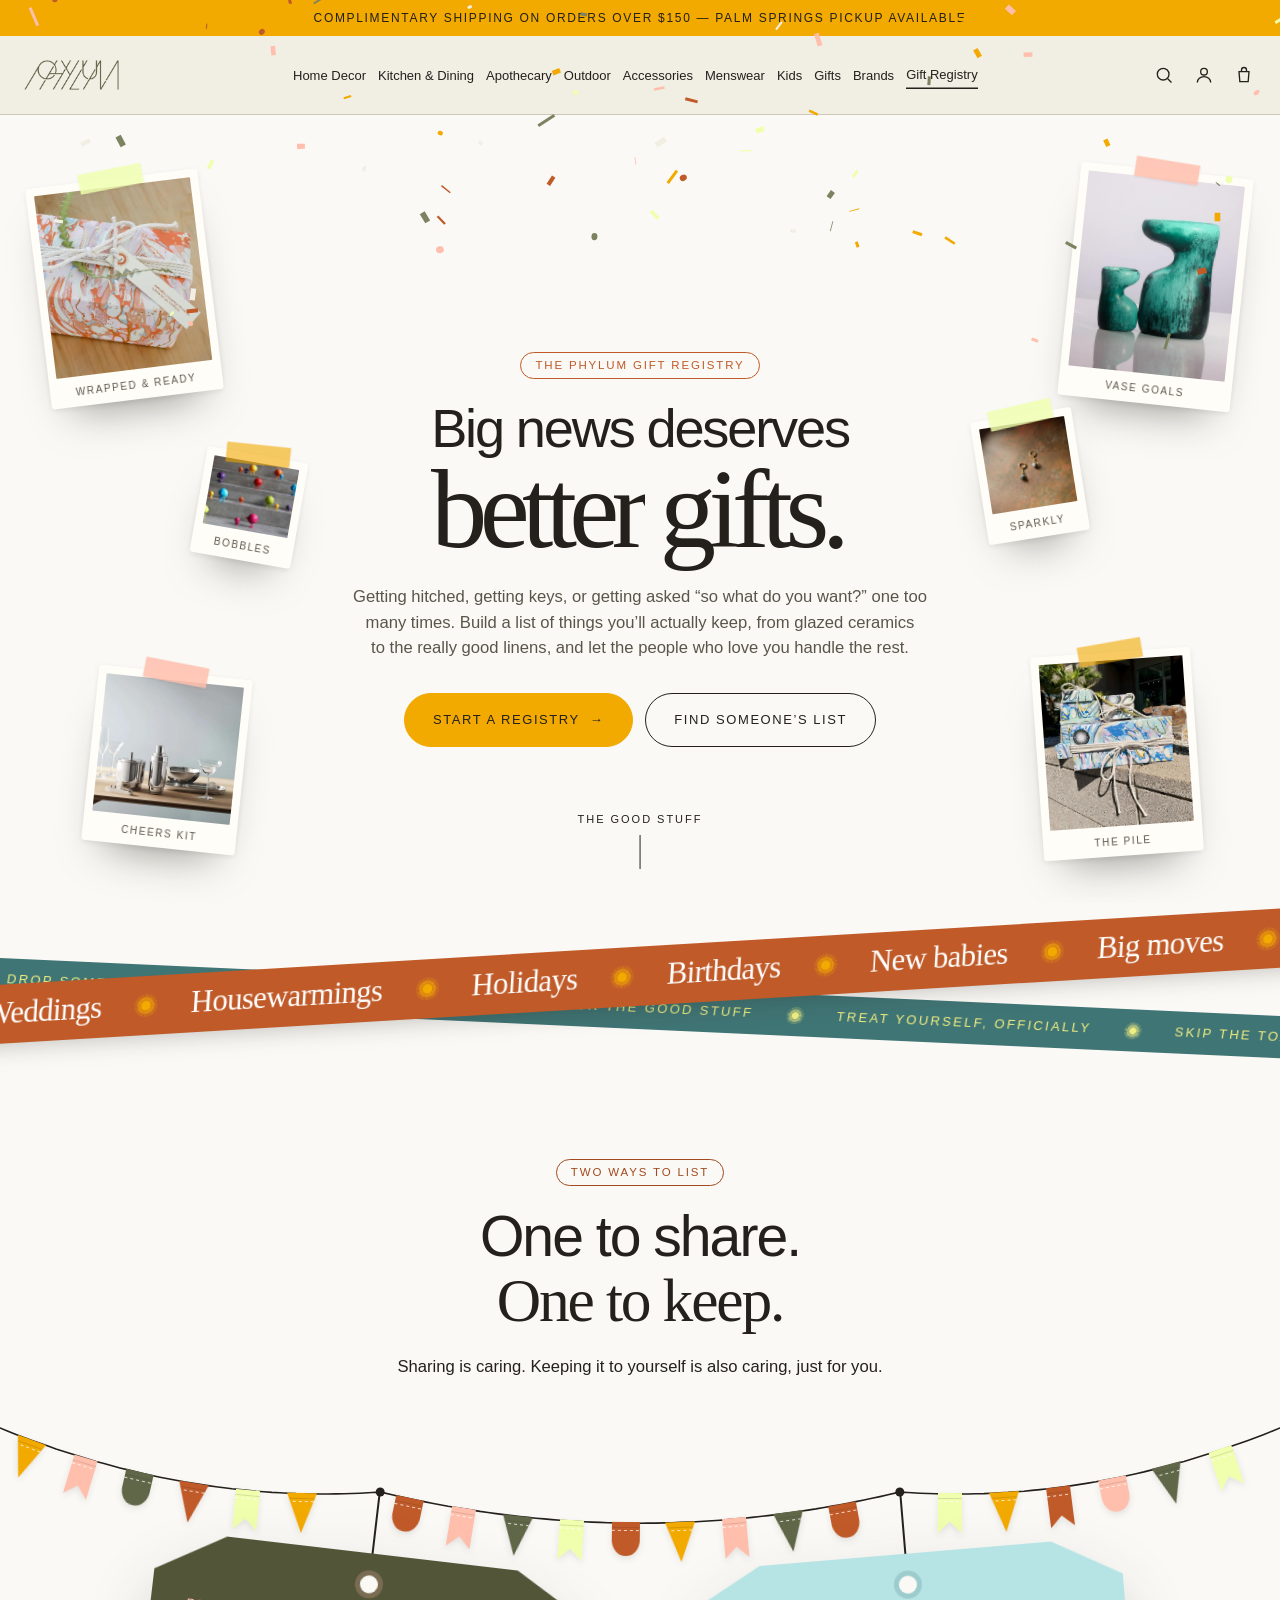
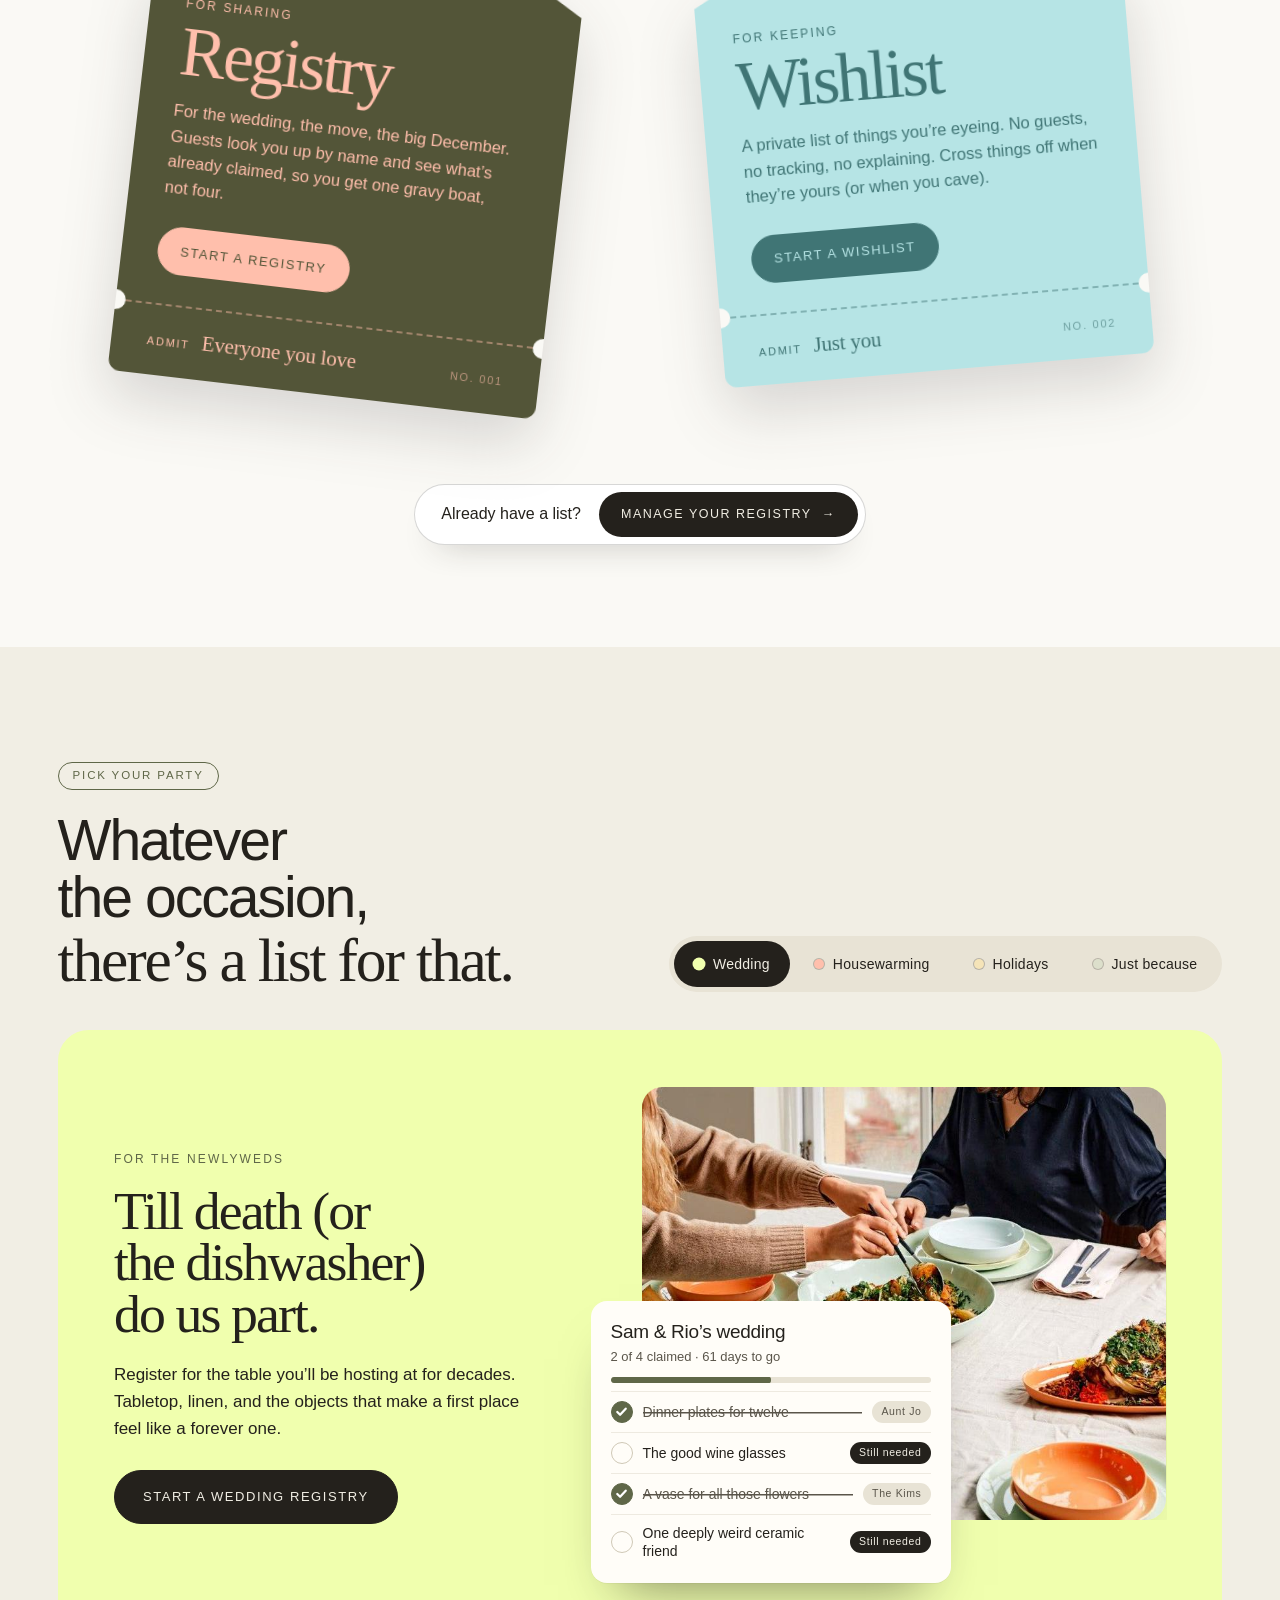
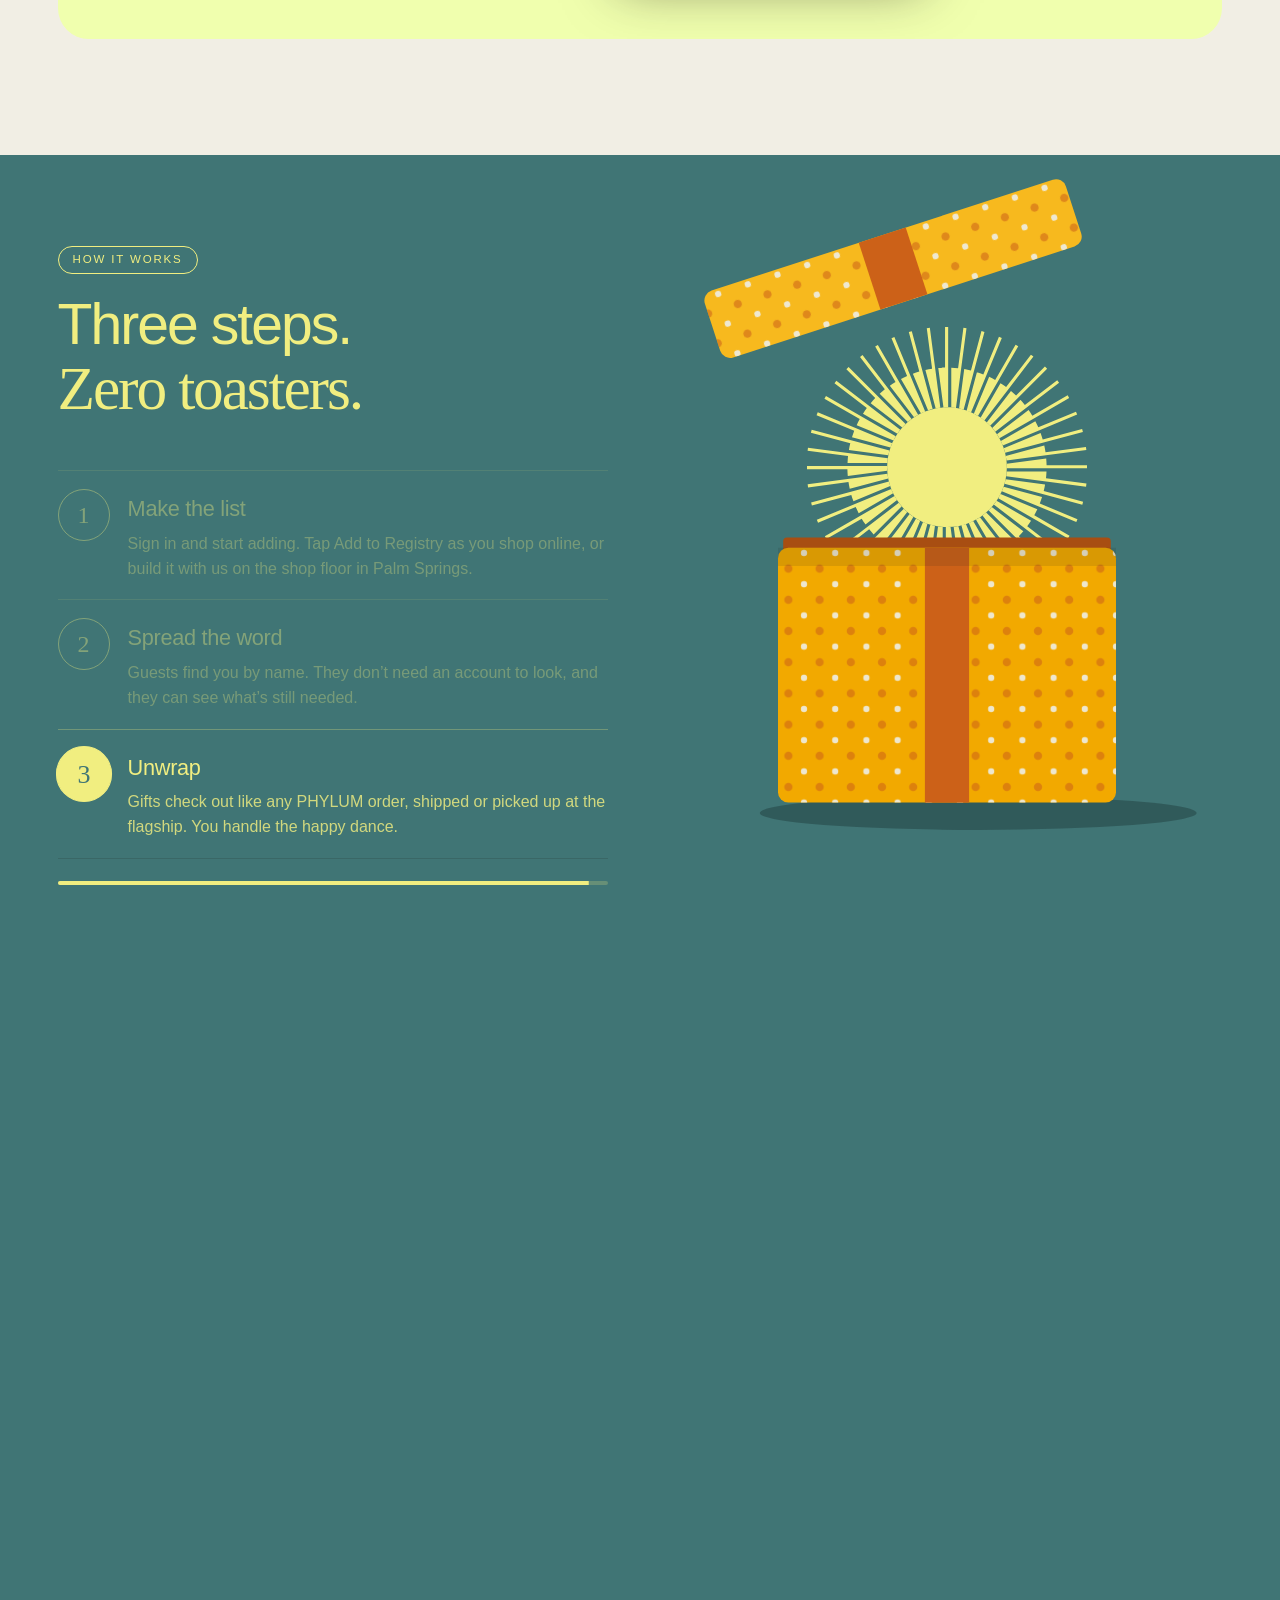
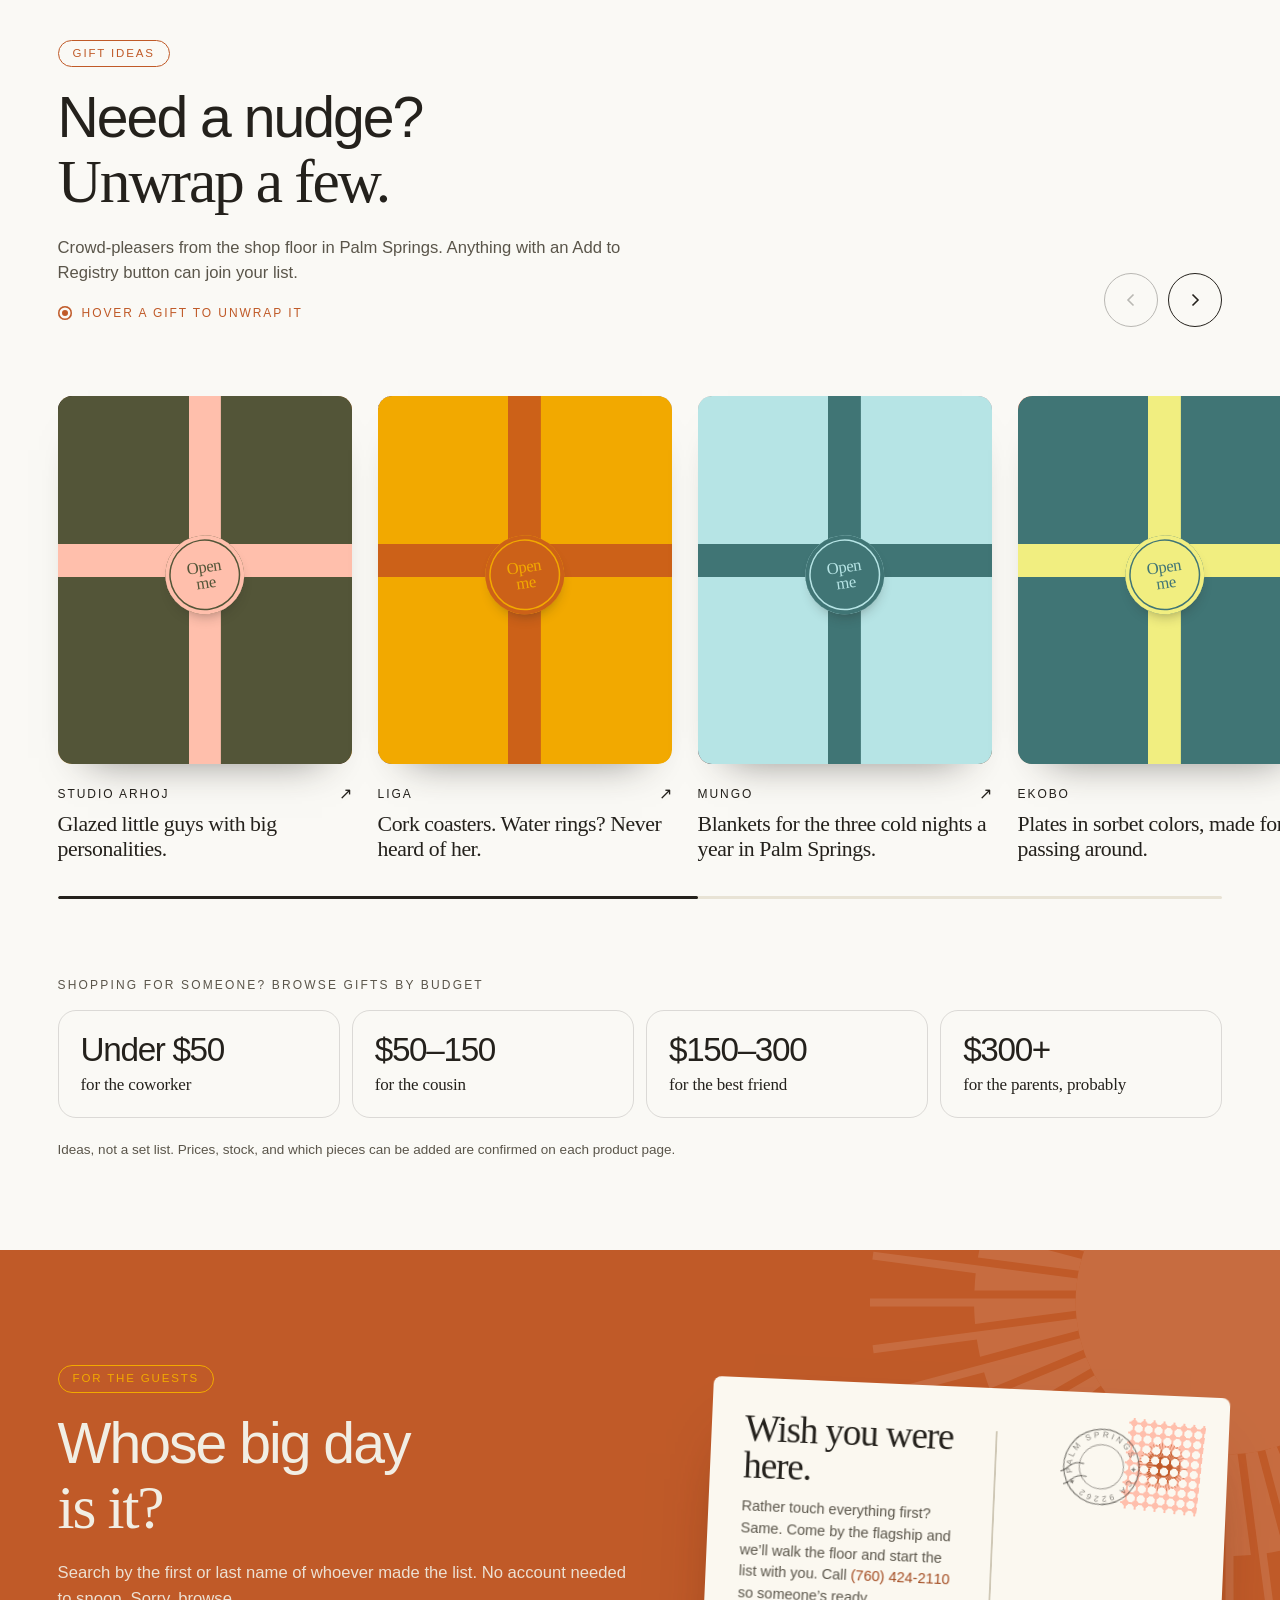
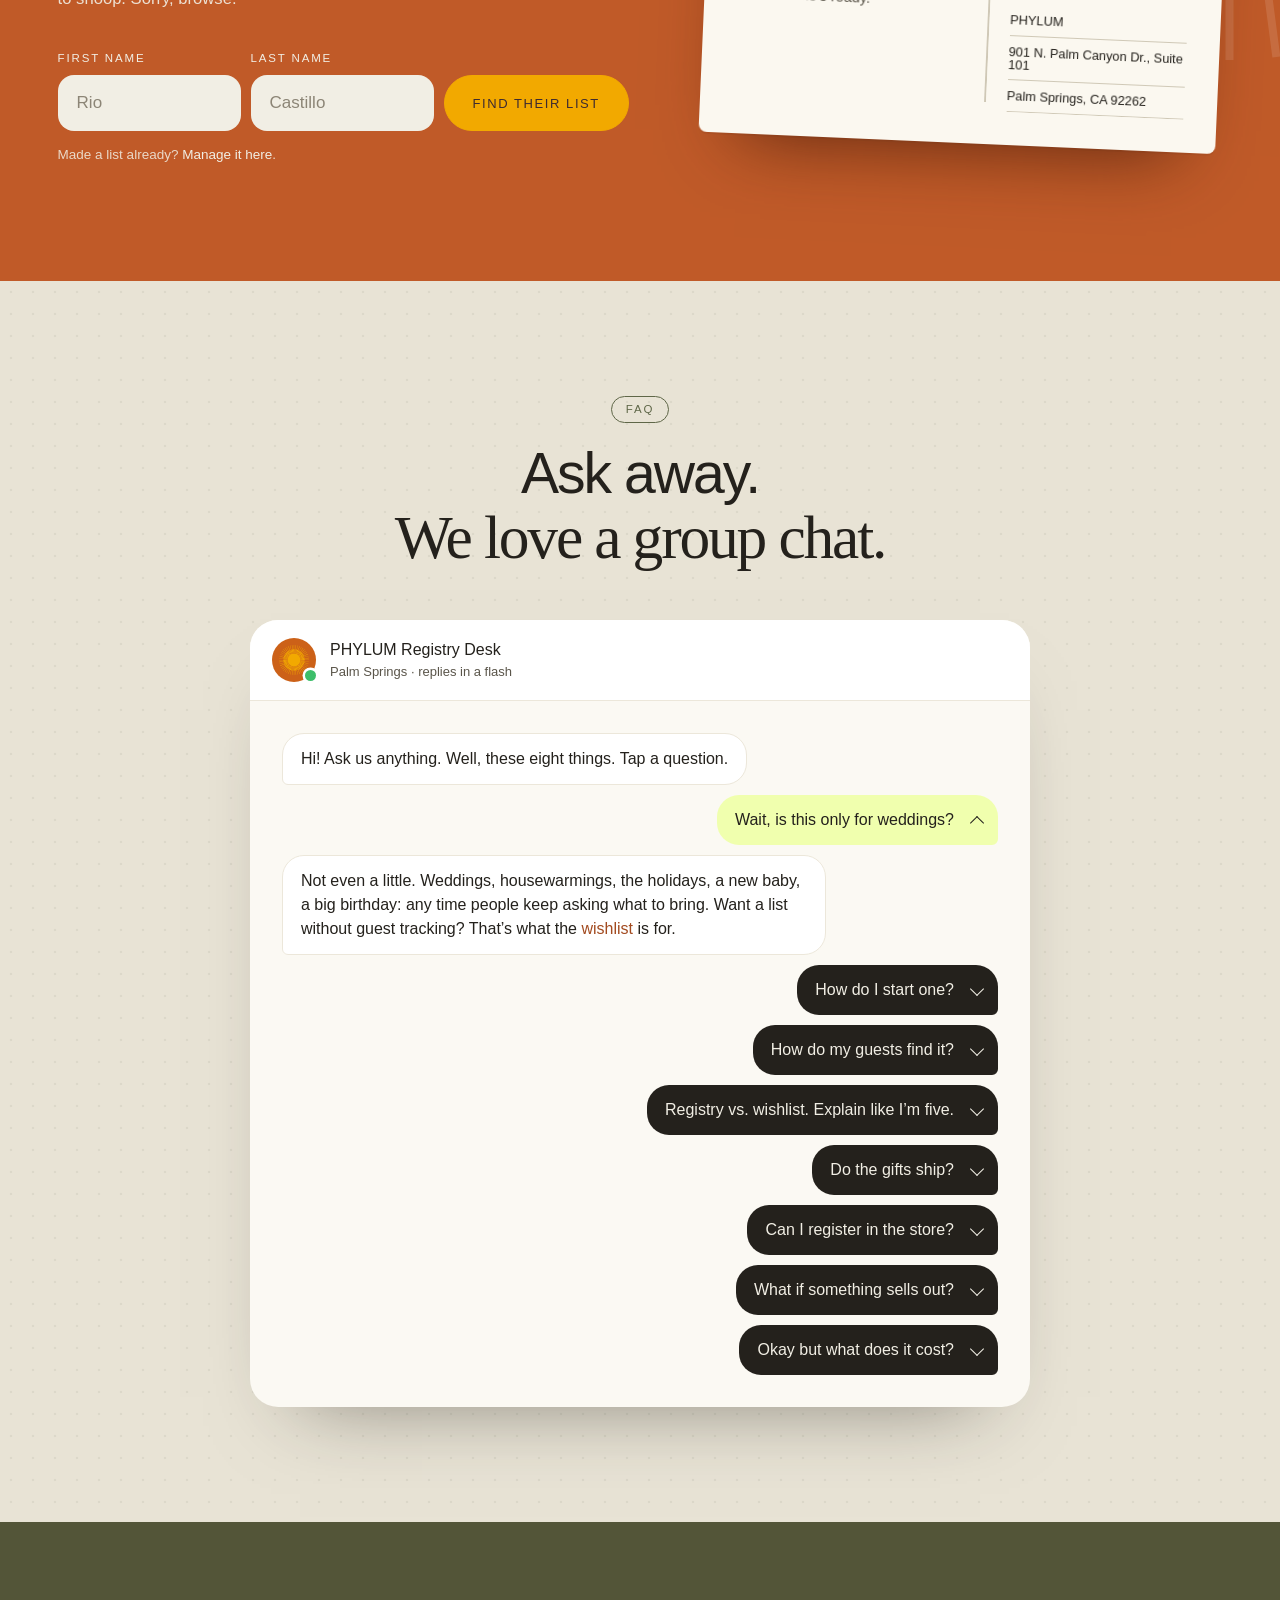
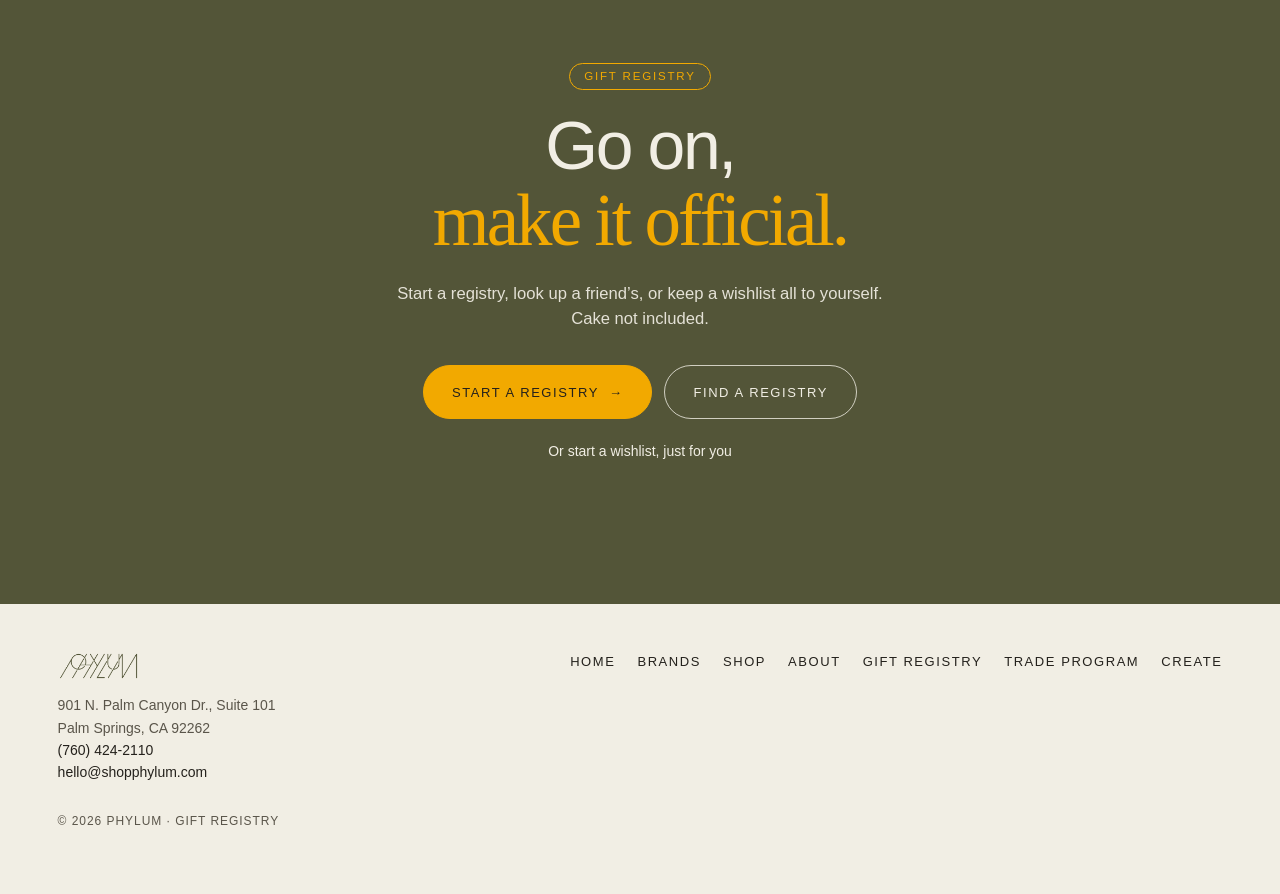
<file: gift-registry.html>
<!DOCTYPE html>
<html lang="en">
<head>
<meta charset="UTF-8">
<meta name="viewport" content="width=device-width, initial-scale=1.0">
<title>Gift Registry for Weddings, Housewarmings &amp; More | PHYLUM Palm Springs</title>
<meta name="description" content="Big news deserves better gifts. Start a PHYLUM gift registry for a wedding, a new place, the holidays, or just because, or find a friend’s list by name. Free to make, free to share.">
<link rel="canonical" href="https://phylum-menu.onrender.com/gift-registry.html">
<meta name="robots" content="index, follow">
<meta name="theme-color" content="#F1EEE4">
<meta property="og:type" content="website">
<meta property="og:site_name" content="PHYLUM">
<meta property="og:locale" content="en_US">
<meta property="og:title" content="PHYLUM Gift Registry — Big news deserves better gifts">
<meta property="og:description" content="A registry for weddings, housewarmings, holidays, and no reason at all, plus a wishlist just for you. Free to make, free to share.">
<meta property="og:url" content="https://phylum-menu.onrender.com/gift-registry.html">
<meta property="og:image" content="https://phylum-menu.onrender.com/assets/registry/gift-wrap.jpg">
<meta property="og:image:alt" content="A PHYLUM gift wrapped in marbled coral and lilac paper, tied with cream cord and a PHYLUM tag.">
<meta name="twitter:card" content="summary_large_image">
<meta name="twitter:title" content="PHYLUM Gift Registry — Big news deserves better gifts">
<meta name="twitter:description" content="A registry for weddings, housewarmings, holidays, and no reason at all, plus a wishlist just for you.">
<meta name="twitter:image" content="https://phylum-menu.onrender.com/assets/registry/gift-wrap.jpg">
<meta name="twitter:image:alt" content="A PHYLUM gift wrapped in marbled coral and lilac paper, tied with cream cord and a PHYLUM tag.">
<link rel="icon" href="assets/event/phylum-sun.svg" type="image/svg+xml">
<link rel="preconnect" href="https://cdn.shopify.com" crossorigin>
<link rel="preload" as="image" href="assets/registry/hero-gift-wrap.jpg">
<style>
  @font-face {
    font-family: "GTAlpinaLight";
    src: url("https://cdn.shopify.com/s/files/1/0683/2196/8279/files/GT-Alpina-Standard-Light.woff2?v=1752612418") format("woff2");
    font-weight: 300;
    font-style: normal;
    font-display: swap;
  }
  @font-face {
    font-family: "PPNeueMontreal";
    src: url("https://cdn.shopify.com/s/files/1/0683/2196/8279/files/PPNeueMontreal-Medium.woff2?v=1751331964") format("woff2");
    font-weight: 500;
    font-style: normal;
    font-display: swap;
  }

  :root {
    --lime: #F0FFAE;
    --peach: #FFBFAC;
    --paper: #F1EEE4;
    --paper-deep: #E8E3D5;
    --light: #FAF9F5;
    --teal: #407575;
    --citrus: #F1EE80;
    --terracotta: #CC6118;
    --ink: #24211C;
    --ink-soft: #5A554A;
    --line: #CFC8B6;
    --sage: #7C8360;
    --sage-deep: #5F6748;
    --yellow: #f2a900;
    --clay: #C05A28;
    --clay-deep: #A24A1F;
    --serif: "GTAlpinaLight", "Iowan Old Style", Palatino, "Palatino Linotype", Georgia, serif;
    --sans: "PPNeueMontreal", "Helvetica Neue", Arial, sans-serif;
    --body: "Helvetica Neue", Helvetica, Arial, sans-serif;
    --ease: cubic-bezier(0.16, 1, 0.3, 1);
    --spring: cubic-bezier(0.34, 1.56, 0.64, 1);
    --gutter: clamp(16px, 4.5vw, 72px);
    --max: 1440px;
    --sun: url("assets/event/phylum-sun.svg");
  }

  /* ---------- Shared chrome hooks ---------- */
  .tp-page { color-scheme: light; }
  body.chrome-loading .gr { visibility: hidden; }
  .tp-page .nav-version-switcher { display: none !important; }
  .tp-page a.nav-direct[aria-current="page"] { box-shadow: inset 0 -1.5px 0 currentColor; }
  .tp-page a, .tp-page button, .tp-page summary, .tp-page input, .tp-page label { -webkit-tap-highlight-color: transparent; }
  .tp-page :focus:not(:focus-visible) { outline: none; }

  .skip {
    position: absolute; left: 16px; top: -48px; z-index: 400;
    background: var(--ink); color: var(--paper);
    padding: 10px 14px; font-family: var(--sans); font-size: 13px;
    letter-spacing: 0.08em; text-transform: uppercase;
  }
  .skip:focus { top: 16px; }

  /* ---------- Base ---------- */
  .gr {
    font-family: var(--body);
    font-synthesis: none;
    color: var(--ink);
    background: var(--paper);
    line-height: 1.5;
    overflow-x: clip;
  }
  .gr * { box-sizing: border-box; }
  .gr img { display: block; max-width: 100%; }
  .gr p { text-wrap: pretty; }
  .gr a { color: inherit; }
  .gr em, .gr i, .gr address { font-style: normal; }
  .gr h1, .gr h2, .gr h3, .gr h4 { margin: 0; font-weight: 300; font-style: normal; }
  .gr h1, .gr h2 { font-family: var(--serif); text-wrap: balance; }
  .gr :focus-visible { outline: 2px solid var(--ink); outline-offset: 3px; }

  .gr-wrap { width: min(var(--max), calc(100% - var(--gutter) * 2)); margin-inline: auto; }

  .gr-s {
    display: block;
    font-family: var(--sans);
    font-weight: 500;
    font-size: 0.93em;
    letter-spacing: -0.035em;
    line-height: 1;
    margin-bottom: 0.08em;
  }
  .gr-h2 {
    font-size: clamp(36px, 4.8vw, 82px);
    line-height: 1;
    letter-spacing: -0.035em;
  }
  .gr-intro {
    font-family: var(--sans);
    font-weight: 500;
    font-size: clamp(16px, 1.3vw, 19px);
    line-height: 1.55;
    color: var(--ink-soft);
    max-width: 36em;
    margin: 22px 0 0;
  }

  @keyframes gr-spin { to { rotate: 360deg; } }
  @keyframes gr-spin-rev { to { rotate: -360deg; } }

  .gr-sun {
    display: inline-block;
    flex-shrink: 0;
    width: 16px;
    aspect-ratio: 1;
    background: currentColor;
    -webkit-mask: var(--sun) center / contain no-repeat;
            mask: var(--sun) center / contain no-repeat;
  }

  /* Pill kicker: a little sticker, not a plain eyebrow. */
  .gr-kicker {
    display: inline-flex;
    align-items: center;
    gap: 9px;
    margin: 0 0 22px;
    padding: 7px 14px;
    border: 1.5px solid currentColor;
    border-radius: 999px;
    font-family: var(--sans);
    font-weight: 500;
    font-size: 11.5px;
    line-height: 1;
    letter-spacing: 0.16em;
    text-transform: uppercase;
  }

  /* ---------- Buttons: fill sweeps up from below ---------- */
  .gr-btn {
    --bg: var(--ink);
    --fg: var(--paper);
    --bg-h: var(--yellow);
    --fg-h: var(--ink);
    --bd: var(--bg);
    position: relative;
    isolation: isolate;
    overflow: hidden;
    display: inline-flex;
    align-items: center;
    justify-content: center;
    gap: 10px;
    min-height: 54px;
    max-width: 100%;
    padding: 15px 28px;
    border-radius: 999px;
    border: 1.5px solid var(--bd);
    background: var(--bg);
    color: var(--fg);
    font-family: var(--sans);
    font-weight: 500;
    font-size: 13px;
    line-height: 1.2;
    letter-spacing: 0.12em;
    text-transform: uppercase;
    text-align: center;
    text-decoration: none;
    cursor: pointer;
    transition: color 0.45s var(--ease), border-color 0.45s var(--ease), translate 0.4s var(--ease);
    translate: var(--mx, 0px) var(--my, 0px);
  }
  .gr-btn::before {
    content: "";
    position: absolute;
    z-index: -1;
    inset: -2px;
    border-radius: inherit;
    background: var(--bg-h);
    transform: translateY(101%);
    transition: transform 0.55s var(--ease);
  }
  .gr-btn:hover, .gr-btn:focus-visible { color: var(--fg-h); border-color: var(--bg-h); }
  .gr-btn:hover::before, .gr-btn:focus-visible::before { transform: translateY(0); }
  .gr-btn-arrow { display: inline-block; transition: transform 0.45s var(--ease); }
  .gr-btn:hover .gr-btn-arrow { transform: translateX(4px) rotate(-8deg); }
  a.gr-btn, a.gr-btn:hover, a.gr-btn:focus-visible { text-decoration: none; }
  .gr-btn--sun { --bg: var(--yellow); --fg: var(--ink); --bg-h: var(--ink); --fg-h: var(--paper); }
  .gr-btn--ghost { --bg: transparent; --fg: var(--ink); --bd: var(--ink); --bg-h: var(--ink); --fg-h: var(--paper); }
  .gr-btn--light { --bg: transparent; --fg: var(--paper); --bd: rgba(241, 238, 228, 0.8); --bg-h: var(--paper); --fg-h: var(--ink); }
  .gr-btn--lime { --bg: var(--lime); --fg: var(--ink); --bg-h: var(--paper); --fg-h: var(--ink); }
  a.gr-btn { color: var(--fg); }
  a.gr-btn:hover, a.gr-btn:focus-visible { color: var(--fg-h); }

  .gr-ctas { display: flex; flex-wrap: wrap; gap: 12px; }

  /* =========================================================
     1. HERO
     ========================================================= */
  .gr-hero {
    position: relative;
    isolation: isolate;
    display: grid;
    place-items: center;
    min-height: max(700px, calc(100svh - var(--nav-h, 78px) - 34px));
    padding: clamp(96px, 9vw, 132px) var(--gutter) clamp(104px, 9vw, 132px);
    text-align: center;
    background: var(--light);
    overflow: hidden;
  }
  .gr-hero-copy {
    position: relative;
    z-index: 2;
    width: min(800px, 52vw);
  }
  .gr-hero .gr-kicker { color: var(--clay); background: var(--light); }
  .gr-hero h1 {
    margin: 0 0 26px;
    letter-spacing: -0.04em;
    line-height: 0.86;
  }
  .gr-h1-a {
    display: block;
    width: max-content;
    max-width: 100%;
    margin-inline: auto;
    font-family: var(--sans);
    font-weight: 500;
    font-size: clamp(30px, 3.9vw, 66px);
    letter-spacing: -0.04em;
    line-height: 1;
    margin-bottom: 0.1em;
  }
  .gr-h1-b {
    position: relative;
    display: inline-block;
    font-size: clamp(64px, 8.8vw, 156px);
    letter-spacing: -0.068em;
    word-spacing: -0.02em;
    padding-right: 0.06em;
  }
  /* Word-by-word rise */
  .gr-w { display: inline-block; overflow: hidden; vertical-align: top; padding: 0.04em 0.03em 0.14em; margin: -0.04em -0.03em -0.14em; }
  .gr-w > span { display: inline-block; }
  .js-motion .gr-w > span {
    transform: translateY(112%) rotate(7deg);
    transition: transform 1.1s var(--ease) calc(var(--i, 0) * 75ms + 120ms);
  }
  .is-ready .gr-w > span { transform: none; }

  .gr-lede {
    max-width: 37em;
    text-wrap: balance;
    margin: 0 auto 32px;
    font-family: var(--sans);
    font-weight: 500;
    font-size: clamp(16px, 1.3vw, 19px);
    line-height: 1.55;
    color: var(--ink-soft);
  }
  .gr .gr-hero .gr-lede { text-wrap: balance; }
  .gr-hero .gr-ctas { justify-content: center; }

  .js-motion .gr-hero-fade {
    opacity: 0;
    transform: translateY(18px);
    transition: opacity 0.9s var(--ease) var(--d, 0.6s), transform 1s var(--ease) var(--d, 0.6s);
  }
  .is-ready .gr-hero-fade { opacity: 1; transform: none; }

  /* Polaroids */
  .gr-pic {
    position: absolute;
    z-index: 1;
    margin: 0;
    width: var(--w);
    transform: translate3d(var(--px, 0px), var(--py, 0px), 0) rotate(var(--r, 0deg));
    will-change: transform;
    pointer-events: none;
  }
  .gr-pic-in { display: block; }
  .js-motion .gr-pic-in {
    opacity: 0;
    transform: translate(var(--fx, 0px), var(--fy, 0px)) scale(0.35) rotate(calc(var(--r, 0deg) * -3));
    transition: transform 1.3s var(--spring) var(--d, 0.3s), opacity 0.5s ease var(--d, 0.3s);
  }
  .is-ready .gr-pic-in { opacity: 1; transform: none; }
  .gr-pic-float {
    position: relative;
    display: block;
    background: #FFFDF8;
    padding: 8px 8px 30px;
    border-radius: 3px;
    box-shadow: 0 26px 44px -24px rgba(36, 33, 28, 0.5), 0 2px 6px rgba(36, 33, 28, 0.08);
    animation: gr-bob 7s ease-in-out infinite;
    animation-delay: var(--bd, 0s);
  }
  .gr-pic-float::before {
    content: "";
    position: absolute;
    z-index: 2;
    top: -10px;
    left: 50%;
    width: 64px;
    height: 20px;
    translate: -50% 0;
    rotate: var(--tape-r, -4deg);
    background: var(--tape, rgba(240, 255, 174, 0.82));
    box-shadow: 0 1px 2px rgba(36, 33, 28, 0.08);
  }
  .gr-pic img { width: 100%; height: auto; aspect-ratio: var(--ar, 1); object-fit: cover; border-radius: 1px; background: var(--paper-deep); }
  .gr-pic figcaption {
    position: absolute;
    left: 0;
    right: 0;
    bottom: 9px;
    font-family: var(--sans);
    font-weight: 500;
    font-size: 10px;
    line-height: 1;
    letter-spacing: 0.16em;
    text-transform: uppercase;
    color: var(--ink-soft);
  }
  @keyframes gr-bob {
    0%, 100% { transform: translateY(0) rotate(0deg); }
    50% { transform: translateY(-10px) rotate(1.2deg); }
  }

  .gr-pic--1 { --w: clamp(150px, 13.5vw, 236px); --r: -7deg; --ar: 4 / 4.7; left: 3%; top: 8%; --fx: 22vw; --fy: 18vh; --d: 0.2s; --bd: -1s; }
  .gr-pic--2 { --w: clamp(132px, 12vw, 212px); --r: 6deg; --ar: 1; left: 7%; bottom: 7%; --fx: 20vw; --fy: -12vh; --d: 0.32s; --bd: -3s; --tape: rgba(255, 191, 172, 0.85); --tape-r: 5deg; }
  .gr-pic--3 { --w: clamp(100px, 8vw, 146px); --r: 10deg; --ar: 1.25; left: 15.5%; top: 43%; --fx: 14vw; --fy: 0px; --d: 0.44s; --bd: -5s; --tape: rgba(242, 169, 0, 0.6); }
  .gr-pic--4 { --w: clamp(150px, 13.5vw, 236px); --r: 6deg; --ar: 4 / 5; right: 3%; top: 7%; --fx: -22vw; --fy: 18vh; --d: 0.26s; --bd: -2s; --tape: rgba(255, 191, 172, 0.85); --tape-r: 3deg; }
  .gr-pic--5 { --w: clamp(100px, 8vw, 146px); --r: -9deg; --ar: 1; right: 15.5%; top: 38%; z-index: 2; --fx: -14vw; --fy: 0px; --d: 0.5s; --bd: -4s; }
  .gr-pic--6 { --w: clamp(136px, 12.5vw, 220px); --r: -4deg; --ar: 4 / 4.6; right: 6.5%; bottom: 6%; --fx: -20vw; --fy: -12vh; --d: 0.38s; --bd: -6s; --tape: rgba(242, 169, 0, 0.6); --tape-r: -6deg; }

  .gr-scroll {
    position: absolute;
    z-index: 3;
    left: 50%;
    bottom: clamp(22px, 3vw, 34px);
    translate: -50% 0;
    display: inline-flex;
    flex-direction: column;
    align-items: center;
    gap: 8px;
    font-family: var(--sans);
    font-weight: 500;
    font-size: 11px;
    letter-spacing: 0.18em;
    text-transform: uppercase;
    text-decoration: none;
    color: var(--ink-soft);
  }
  .gr-scroll i {
    display: block;
    width: 1.5px;
    height: 34px;
    background: linear-gradient(var(--ink) 0 50%, transparent 50%) 0 0 / 100% 200%;
    animation: gr-drip 1.8s var(--ease) infinite;
  }
  @keyframes gr-drip { 0% { background-position: 0 100%; } 100% { background-position: 0 -100%; } }

  /* =========================================================
     2. STREAMERS
     ========================================================= */
  .gr-streamers {
    position: relative;
    height: clamp(150px, 14vw, 210px);
    overflow: hidden;
    background: var(--light);
  }
  .gr-streamer {
    position: absolute;
    left: -10vw;
    width: 120vw;
    top: 50%;
    padding: clamp(10px, 1vw, 16px) 0;
    box-shadow: 0 14px 30px -22px rgba(36, 33, 28, 0.6);
  }
  .gr-streamer--a { z-index: 2; background: var(--clay); color: #fff; transform: translateY(-78%) rotate(-3.4deg); }
  .gr-streamer--b { z-index: 1; background: var(--teal); color: var(--citrus); transform: translateY(-14%) rotate(2.6deg); }
  .gr-streamer-track { display: flex; width: max-content; will-change: transform; }
  .gr-streamer-row {
    display: flex;
    align-items: center;
    flex-shrink: 0;
    gap: clamp(22px, 2.6vw, 40px);
    padding-right: clamp(22px, 2.6vw, 40px);
    margin: 0;
    list-style: none;
  }
  .gr-streamer-row li {
    display: flex;
    align-items: center;
    gap: clamp(22px, 2.6vw, 40px);
    white-space: nowrap;
    font-family: var(--serif);
    font-weight: 300;
    font-size: clamp(24px, 2.4vw, 38px);
    letter-spacing: -0.02em;
    line-height: 1.1;
  }
  .gr-streamer--b .gr-streamer-row li {
    font-family: var(--sans);
    font-weight: 500;
    font-size: clamp(13px, 1vw, 15px);
    letter-spacing: 0.18em;
    text-transform: uppercase;
  }
  .gr-streamer-row .gr-sun { width: 0.75em; color: var(--yellow); }
  .gr-streamer--b .gr-sun { width: 1.3em; color: var(--citrus); }

  /* =========================================================
     3. TWO LISTS: hanging tags
     ========================================================= */
  .gr-lists {
    position: relative;
    background: var(--light);
    padding: clamp(56px, 6vw, 96px) 0 clamp(72px, 8vw, 128px);
    overflow: hidden;
  }
  .gr-lists-head { text-align: center; }
  .gr-lists-head .gr-kicker { color: var(--clay-deep); }
  .gr-lists-head .gr-intro { margin-inline: auto; color: var(--ink); }

  .gr-tag-stage {
    position: relative;
    margin-top: clamp(28px, 3vw, 48px);
    padding-top: 30px;
  }
  .gr-garland,
  .gr-flags {
    position: absolute;
    top: 0;
    left: var(--gl, 0px);
    width: var(--gw, 100%);
    pointer-events: none;
  }
  .gr-garland { height: 160px; overflow: visible; }
  .gr-garland path { fill: none; stroke: var(--ink); stroke-width: 1.6; stroke-linecap: round; }
  .gr-garland circle { fill: var(--ink); }
  .gr-flag {
    position: absolute;
    width: var(--fw);
    height: var(--fh);
    margin-left: calc(var(--fw) / -2);
    transform-origin: 50% 0;
    rotate: var(--a, 0deg);
  }
  .gr-flag i {
    display: block;
    width: 100%;
    height: 100%;
    transform-origin: 50% 0;
    animation: gr-flutter 3.4s ease-in-out infinite;
    animation-delay: var(--fd, 0s);
  }
  /* Fabric flags: a folded hem and a stitch line across the top. */
  .gr-flag--pennant i,
  .gr-flag--swallow i,
  .gr-flag--round i {
    background:
      linear-gradient(rgba(36, 33, 28, 0.14) 0 1px, transparent 1px) 0 5px / 100% 100% no-repeat,
      repeating-linear-gradient(90deg, rgba(255, 255, 255, 0.75) 0 3px, transparent 3px 6px) 0 8px / 100% 1px no-repeat,
      var(--c);
  }
  .gr-flag--pennant { --fw: 30px; --fh: 40px; }
  .gr-flag--pennant i { clip-path: polygon(0 0, 100% 0, 50% 100%); }
  .gr-flag--swallow { --fw: 24px; --fh: 40px; }
  .gr-flag--swallow i { clip-path: polygon(0 0, 100% 0, 100% 100%, 50% 72%, 0 100%); }
  .gr-flag--round { --fw: 28px; --fh: 34px; }
  .gr-flag--round i { border-radius: 0 0 50% 50% / 0 0 46% 46%; }
  .gr-flag { filter: drop-shadow(0 3px 3px rgba(36, 33, 28, 0.1)); }
  @keyframes gr-flutter {
    0%, 100% { transform: rotate(-4deg); }
    50% { transform: rotate(4deg); }
  }

  .gr-tags {
    position: relative;
    padding-bottom: 64px;
    display: flex;
    justify-content: center;
    align-items: flex-start;
    gap: clamp(28px, 7vw, 132px);
  }
  .gr-hang-pos { width: min(430px, 44%); transform: translateY(var(--attach, 0px)); }
  .gr-hang-drop { display: block; }
  .gr-hang {
    --string: 64px;
    position: relative;
    padding-top: var(--string);
    transform-origin: 50% 0;
    will-change: transform;
    filter: drop-shadow(0 26px 30px rgba(36, 33, 28, 0.16));
  }
  .gr-hang::before {
    content: "";
    position: absolute;
    top: 0;
    left: 50%;
    width: 1.5px;
    height: calc(var(--string) + 30px);
    margin-left: -0.75px;
    background: var(--ink);
  }
  .gr-pin {
    display: none;
    position: absolute;
    top: -7px;
    left: 50%;
    z-index: 2;
    width: 14px;
    height: 14px;
    margin-left: -7px;
    border-radius: 50%;
    background: var(--ink);
    box-shadow: inset -3px -3px 0 rgba(240, 255, 174, 0.5);
  }
  .gr-tag {
    --tag: #535538;
    --ink-tag: #FFBFAC;
    position: relative;
    display: flex;
    flex-direction: column;
    align-items: flex-start;
    padding: 62px clamp(24px, 2.8vw, 40px) 0;
    background: var(--tag);
    color: var(--ink-tag);
    clip-path: polygon(16% 0, 84% 0, 100% 9%, 100% 100%, 0 100%, 0 9%);
    border-radius: 0 0 12px 12px;
    cursor: grab;
  }
  .gr-tag--wish { --tag: #B6E4E5; --ink-tag: #407575; }
  .gr-tag-hole {
    position: absolute;
    top: 22px;
    left: 50%;
    width: 18px;
    height: 18px;
    margin-left: -9px;
    border-radius: 50%;
    background: var(--light);
    box-shadow: 0 0 0 5px color-mix(in srgb, var(--ink-tag) 22%, transparent);
  }
  .gr-tag-kicker {
    margin: 0;
    font-family: var(--sans);
    font-weight: 500;
    font-size: 12px;
    letter-spacing: 0.18em;
    text-transform: uppercase;
  }
  .gr-tag h3 {
    font-family: var(--serif);
    font-weight: 300;
    font-size: clamp(54px, 5.4vw, 92px);
    line-height: 0.9;
    letter-spacing: -0.04em;
    margin: 8px 0 16px;
  }
  .gr-tag-copy { margin: 0 0 26px; font-size: 16.5px; line-height: 1.55; max-width: 26em; }
  .gr-tag .gr-btn { min-height: 48px; padding: 12px 22px; --bg: #FFBFAC; --fg: #535538; --bg-h: #EEEEE5; --fg-h: #535538; }
  .gr-tag--wish .gr-btn { --bg: #407575; --fg: #B6E4E5; --bg-h: #F1EE80; --fg-h: #407575; }
  .gr-tag-stub {
    position: relative;
    align-self: stretch;
    display: flex;
    justify-content: space-between;
    align-items: baseline;
    gap: 12px;
    margin: 30px calc(clamp(24px, 2.8vw, 40px) * -1) 0;
    padding: 18px clamp(24px, 2.8vw, 40px) 20px;
    border-top: 2px dashed color-mix(in srgb, var(--ink-tag) 45%, transparent);
    font-family: var(--sans);
    font-weight: 500;
    font-size: 11px;
    letter-spacing: 0.16em;
    text-transform: uppercase;
  }
  .gr-tag-stub::before,
  .gr-tag-stub::after {
    content: "";
    position: absolute;
    top: -11px;
    width: 20px;
    height: 20px;
    border-radius: 50%;
    background: var(--light);
  }
  .gr-tag-stub::before { left: -10px; }
  .gr-tag-stub::after { right: -10px; }
  .gr-tag-stub strong { font-family: var(--serif); font-weight: 300; font-size: 21px; letter-spacing: -0.01em; text-transform: none; flex: 1; }
  .gr-tag-stub span:last-child { opacity: 0.6; }

  .gr-lists-note {
    margin: clamp(48px, 5vw, 72px) auto 0;
    text-align: center;
  }
  .gr-manage {
    display: inline-flex;
    align-items: center;
    gap: 18px;
    padding: 7px 7px 7px 26px;
    border: 1.5px solid rgba(36, 33, 28, 0.18);
    border-radius: 999px;
    background: #fff;
    color: var(--ink);
    font-family: var(--sans);
    font-weight: 500;
    font-size: clamp(16px, 1.25vw, 18px);
    text-decoration: none;
    box-shadow: 0 18px 34px -24px rgba(36, 33, 28, 0.45);
    transition: border-color 0.4s var(--ease), box-shadow 0.4s var(--ease), translate 0.4s var(--ease);
  }
  .gr-manage-go {
    display: inline-flex;
    align-items: center;
    gap: 10px;
    padding: 13px 22px;
    border-radius: 999px;
    background: var(--ink);
    color: var(--paper);
    font-size: 12.5px;
    letter-spacing: 0.12em;
    text-transform: uppercase;
    transition: background-color 0.4s var(--ease), color 0.4s var(--ease);
  }
  .gr-manage:hover, .gr-manage:focus-visible { border-color: var(--ink); translate: 0 -2px; box-shadow: 0 22px 38px -22px rgba(36, 33, 28, 0.5); text-decoration: none; }
  .gr-manage:hover .gr-manage-go, .gr-manage:focus-visible .gr-manage-go { background: var(--terracotta); color: #fff; }
  .gr-manage:hover .gr-btn-arrow, .gr-manage:focus-visible .gr-btn-arrow { transform: translateX(4px); }
  @media (max-width: 560px) {
    .gr-manage { flex-direction: column; gap: 10px; padding: 18px 7px 7px; border-radius: 28px; width: 100%; }
    .gr-manage-go { width: 100%; justify-content: center; }
  }

  /* =========================================================
     4. PARTY PICKER
     ========================================================= */
  .gr-party { background: var(--paper); padding: clamp(80px, 9vw, 140px) 0; }
  .gr-party-head {
    display: flex;
    justify-content: space-between;
    align-items: flex-end;
    gap: 32px 48px;
    flex-wrap: wrap;
    margin-bottom: clamp(28px, 3vw, 44px);
  }
  .gr-party-head .gr-kicker { color: var(--sage-deep); }
  .gr-party-head .gr-h2 { max-width: 17ch; }

  .gr-tabs {
    position: relative;
    display: flex;
    gap: 4px;
    padding: 5px;
    border-radius: 999px;
    background: var(--paper-deep);
    max-width: 100%;
    overflow-x: auto;
    scrollbar-width: none;
  }
  .gr-tabs::-webkit-scrollbar { display: none; }
  .gr-tabs-ink {
    position: absolute;
    top: 5px;
    bottom: 5px;
    left: 0;
    width: 0;
    border-radius: 999px;
    background: var(--ink);
    transition: transform 0.6s var(--spring), width 0.6s var(--spring);
  }
  .gr-tab {
    position: relative;
    z-index: 1;
    flex-shrink: 0;
    display: inline-flex;
    align-items: center;
    gap: 9px;
    min-height: 46px;
    padding: 10px 20px;
    border: 0;
    border-radius: 999px;
    background: transparent;
    color: var(--ink);
    font-family: var(--sans);
    font-weight: 500;
    font-size: 14px;
    letter-spacing: 0.02em;
    cursor: pointer;
    transition: color 0.4s var(--ease);
  }
  .gr-tab::before {
    content: "";
    width: 10px;
    height: 10px;
    border-radius: 50%;
    background: var(--dot);
    box-shadow: 0 0 0 1px rgba(36, 33, 28, 0.25);
    transition: scale 0.5s var(--spring);
  }
  .gr-tab[aria-selected="true"] { color: var(--paper); }
  .gr-tab[aria-selected="true"]::before { scale: 1.3; }
  .gr-tab:focus-visible { outline-offset: -2px; }
  .no-tab-ink .gr-tab[aria-selected="true"] { background: var(--ink); }

  .gr-stage {
    --stage: var(--lime);
    --accent: var(--sage-deep);
    position: relative;
    isolation: isolate;
    overflow: hidden;
    border-radius: clamp(20px, 2.4vw, 36px);
    background: var(--stage);
    transition: background-color 0.8s var(--ease);
  }
  .gr-panel {
    display: grid;
    grid-template-columns: minmax(0, 0.85fr) minmax(0, 1.15fr);
    gap: clamp(28px, 4vw, 72px);
    align-items: center;
    padding: clamp(28px, 4.4vw, 72px);
  }
  .gr-panel[hidden] { display: none; }
  .gr-panel:focus-visible { outline-offset: -6px; }
  .gr-panel-tag {
    display: inline-block;
    margin: 0 0 18px;
    font-family: var(--sans);
    font-weight: 500;
    font-size: 12px;
    letter-spacing: 0.18em;
    text-transform: uppercase;
    color: var(--accent);
  }
  .gr-panel h3 {
    font-family: var(--serif);
    font-size: clamp(38px, 4.2vw, 72px);
    line-height: 0.96;
    letter-spacing: -0.035em;
    margin: 0 0 20px;
    text-wrap: balance;
  }
  .gr-panel-copy { margin: 0 0 28px; font-size: 17px; line-height: 1.6; max-width: 30em; }
  .gr-scene { position: relative; padding: 0 0 clamp(40px, 5vw, 64px) clamp(20px, 4vw, 60px); }
  .gr-scene-photo {
    margin: 0;
    border-radius: clamp(14px, 1.6vw, 22px);
    overflow: hidden;
    aspect-ratio: 4 / 3.3;
    box-shadow: 0 30px 60px -40px rgba(36, 33, 28, 0.6);
  }
  .gr-scene-photo img { width: 100%; height: 100%; object-fit: cover; }
  .gr-list {
    position: absolute;
    left: 0;
    bottom: 0;
    width: min(360px, 82%);
    padding: 20px 20px 14px;
    border-radius: 16px;
    background: #FFFDF8;
    color: var(--ink);
    box-shadow: 0 30px 50px -28px rgba(36, 33, 28, 0.55), 0 1px 0 rgba(36, 33, 28, 0.04);
  }
  .gr-list h4 {
    margin: 0 0 4px;
    font-family: var(--sans);
    font-weight: 500;
    font-size: 19px;
    letter-spacing: -0.015em;
    line-height: 1.15;
  }
  .gr-list-meta { margin: 0 0 10px; font-size: 13px; color: var(--ink-soft); }
  .gr-list-bar { display: block; height: 6px; border-radius: 6px; background: var(--paper-deep); overflow: hidden; margin-bottom: 8px; }
  .gr-list-bar span { display: block; height: 100%; width: 100%; border-radius: inherit; background: var(--accent); transform-origin: 0 50%; transform: scaleX(var(--fill)); transition: transform 1.2s var(--ease) 0.5s; }
  .gr-list ul { list-style: none; margin: 0; padding: 0; }
  .gr-list li {
    display: grid;
    grid-template-columns: 22px minmax(0, 1fr) auto;
    align-items: center;
    gap: 10px;
    padding: 9px 0;
    border-top: 1px solid #EEEAE0;
    font-size: 14px;
    line-height: 1.3;
  }
  .gr-check {
    position: relative;
    width: 22px;
    height: 22px;
    border-radius: 50%;
    border: 1.5px solid var(--line);
    transition: background-color 0.4s var(--ease) var(--cd, 0.6s), border-color 0.4s var(--ease) var(--cd, 0.6s);
  }
  .gr-check svg { position: absolute; inset: 2px; width: 15px; height: 15px; }
  .gr-check path { fill: none; stroke: #fff; stroke-width: 2.4; stroke-linecap: round; stroke-linejoin: round; stroke-dasharray: 16; stroke-dashoffset: 16; transition: stroke-dashoffset 0.45s var(--ease) calc(var(--cd, 0.6s) + 0.15s); }
  .is-claimed .gr-check { background: var(--accent); border-color: var(--accent); }
  .is-claimed .gr-check path { stroke-dashoffset: 0; }
  .gr-item {
    background: linear-gradient(currentColor, currentColor) 0 55% / 0 1.5px no-repeat;
    transition: background-size 0.6s var(--ease) calc(var(--cd, 0.6s) + 0.2s), color 0.4s;
  }
  .is-claimed .gr-item { background-size: 100% 1.5px; color: var(--ink-soft); }
  .gr-chip {
    padding: 4px 9px;
    border-radius: 999px;
    font-family: var(--sans);
    font-weight: 500;
    font-size: 10.5px;
    letter-spacing: 0.06em;
    white-space: nowrap;
    background: var(--paper-deep);
    color: var(--ink-soft);
  }
  .gr-chip--open { background: var(--ink); color: var(--paper); }
  /* Panel entrance */
  .js-motion .gr-panel.is-entering .gr-panel-text > * { animation: gr-in-up 0.8s var(--ease) both; }
  .js-motion .gr-panel.is-entering .gr-panel-text > *:nth-child(2) { animation-delay: 0.06s; }
  .js-motion .gr-panel.is-entering .gr-panel-text > *:nth-child(3) { animation-delay: 0.12s; }
  .js-motion .gr-panel.is-entering .gr-panel-text > *:nth-child(4) { animation-delay: 0.18s; }
  .js-motion .gr-panel.is-entering .gr-scene-photo { animation: gr-photo-in 1s var(--ease) both; }
  .js-motion .gr-panel.is-entering .gr-list { animation: gr-list-in 1s var(--spring) 0.15s both; }
  .js-motion .gr-panel.is-entering .gr-list li { animation: gr-in-up 0.6s var(--ease) both; animation-delay: calc(0.3s + var(--i) * 0.07s); }
  .js-motion .gr-panel.is-reset .gr-check,
  .js-motion .gr-panel.is-reset .gr-check path,
  .js-motion .gr-panel.is-reset .gr-item,
  .js-motion .gr-panel.is-reset .gr-list-bar span { transition: none; }
  .js-motion .gr-panel.is-reset .is-claimed .gr-check { background: transparent; border-color: var(--line); }
  .js-motion .gr-panel.is-reset .is-claimed .gr-check path { stroke-dashoffset: 16; }
  .js-motion .gr-panel.is-reset .is-claimed .gr-item { background-size: 0 1.5px; color: inherit; }
  .js-motion .gr-panel.is-reset .gr-list-bar span { transform: scaleX(0); }
  @keyframes gr-in-up { from { opacity: 0; transform: translateY(18px); } to { opacity: 1; transform: none; } }
  @keyframes gr-photo-in { from { opacity: 0; clip-path: inset(12% 12% 12% 12% round 22px); scale: 1.08; } to { opacity: 1; clip-path: inset(0 0 0 0 round 0px); scale: 1; } }
  @keyframes gr-list-in { from { opacity: 0; transform: translateY(36px); } to { opacity: 1; transform: none; } }

  /* =========================================================
     5. HOW IT WORKS: the unwrap
     ========================================================= */
  .gr-how { position: relative; background: var(--teal); color: var(--citrus); }
  .gr-how-pin { padding: clamp(80px, 9vw, 130px) 0; }
  .gr-how-grid {
    display: grid;
    grid-template-columns: minmax(0, 1fr) minmax(0, 1fr);
    gap: clamp(28px, 5vw, 96px);
    align-items: center;
  }
  .gr-how .gr-kicker { color: var(--citrus); }
  .gr-how .gr-step { border-color: rgba(241, 238, 128, 0.28); }
  .gr-how .gr-step-n { border-color: var(--citrus); }
  .gr-how .gr-step p { color: rgba(241, 238, 128, 0.82); }
  .gr-steps { list-style: none; margin: clamp(32px, 4vw, 56px) 0 0; padding: 0; position: relative; }
  .gr-step {
    display: grid;
    grid-template-columns: 52px minmax(0, 1fr);
    gap: 18px;
    padding: 18px 0;
    border-top: 1.5px solid rgba(36, 33, 28, 0.16);
    transition: opacity 0.5s var(--ease);
  }
  .gr-step:last-child { border-bottom: 1.5px solid rgba(36, 33, 28, 0.16); }
  .gr-step-n {
    display: grid;
    place-items: center;
    width: 52px;
    height: 52px;
    border-radius: 50%;
    border: 1.5px solid var(--ink);
    font-family: var(--serif);
    font-size: 24px;
    line-height: 1;
    transition: background-color 0.5s var(--ease), color 0.5s var(--ease), scale 0.6s var(--spring);
  }
  .gr-step h3 { font-family: var(--sans); font-weight: 500; font-size: clamp(20px, 1.7vw, 26px); letter-spacing: -0.015em; margin: 4px 0 6px; }
  .gr-step p { margin: 0; font-size: 16px; line-height: 1.55; color: var(--ink-soft); max-width: 30em; }
  .gr-how-stage {
    position: relative;
    width: min(100%, 520px);
    justify-self: center;
    aspect-ratio: 400 / 440;
  }
  .gr-box { position: absolute; inset: 0; width: 100%; height: 100%; overflow: visible; z-index: 1; }
  .gr-box g { transform-box: fill-box; transform-origin: center; }
  .gr-box .gr-box-lid { transform-origin: 0% 100%; }
  .gr-box .gr-box-tag { transform-origin: 0% 0%; }
  .gr-box text { font-family: var(--sans); font-weight: 500; font-size: 15px; letter-spacing: 0.02em; fill: var(--ink); }
  .gr-box-sunwrap {
    position: absolute;
    z-index: 0;
    left: 25%;
    width: 50%;
    top: 45.45%;
    aspect-ratio: 1;
    color: var(--citrus);
    transform: translateY(var(--sy, 0%)) scale(var(--ss, 0.6));
  }
  .gr-box-sunwrap .gr-sun { width: 100%; display: block; animation: gr-spin 16s linear infinite; }
  /* Static (no scrub) final state */
  .gr-how:not(.is-scrub) .gr-box-lid { transform: translate(-6%, -34%) rotate(-14deg); }
  .gr-how:not(.is-scrub) .gr-box-bow,
  .gr-how:not(.is-scrub) .gr-box-tag,
  .gr-how:not(.is-scrub) .gr-gts { opacity: 0; }
  .gr-box .gr-gts, .gr-box .gr-gts g { transform-box: view-box; transform-origin: 0 0; }
  .gr-box .gr-gt text { font-size: 14.5px; letter-spacing: 0.01em; }
  .gr-gt-line { fill: none; stroke: var(--citrus); stroke-width: 1.4; opacity: 0.85; }
  .gr-how:not(.is-scrub) .gr-box-sunwrap { --sy: -78%; --ss: 1.05; }

  .gr-how.is-scrub { height: 330svh; }
  .gr-how.is-scrub .gr-how-pin {
    position: sticky;
    top: var(--nav-h, 64px);
    height: calc(100svh - var(--nav-h, 64px));
    display: grid;
    align-items: center;
    padding: 0;
    overflow: hidden;
  }
  .gr-how.is-scrub .gr-step { opacity: 0.38; }
  .gr-how.is-scrub .gr-step.is-on { opacity: 1; }
  .gr-how.is-scrub .gr-step.is-on .gr-step-n { background: var(--citrus); color: var(--teal); scale: 1.08; }
  .gr-how-meter {
    display: none;
    height: 4px;
    margin-top: 22px;
    border-radius: 4px;
    background: rgba(241, 238, 128, 0.22);
    overflow: hidden;
  }
  .gr-how-meter span { display: block; height: 100%; background: var(--citrus); transform-origin: 0 50%; transform: scaleX(var(--p, 0)); }
  .gr-how.is-scrub .gr-how-meter { display: block; }

  /* =========================================================
     6. SHELF: wrapped gift ideas
     ========================================================= */
  .gr-shelf { background: var(--light); padding: clamp(80px, 9vw, 140px) 0 clamp(64px, 7vw, 110px); overflow: hidden; }
  .gr-shelf-head { display: flex; justify-content: space-between; align-items: flex-end; gap: 28px 48px; flex-wrap: wrap; }
  .gr-shelf-head .gr-kicker { color: var(--clay); }
  .gr-shelf-nav { display: flex; gap: 10px; }
  .gr-round {
    display: grid;
    place-items: center;
    width: 54px;
    height: 54px;
    border-radius: 50%;
    border: 1.5px solid var(--ink);
    background: transparent;
    color: var(--ink);
    cursor: pointer;
    transition: background-color 0.35s var(--ease), color 0.35s var(--ease), scale 0.4s var(--spring), opacity 0.3s;
  }
  .gr-round:hover { background: var(--ink); color: var(--paper); scale: 1.06; }
  .gr-round:disabled { opacity: 0.3; cursor: default; background: transparent; color: var(--ink); scale: 1; }
  .gr-round svg { width: 20px; height: 20px; }

  .gr-track {
    --pad: max(var(--gutter), calc((100vw - var(--max)) / 2));
    margin-top: clamp(36px, 4vw, 56px);
    overflow-x: auto;
    overscroll-behavior-x: contain;
    scroll-snap-type: x proximity;
    scroll-padding-inline: var(--pad);
    scrollbar-width: none;
    cursor: grab;
  }
  .gr-track::-webkit-scrollbar { display: none; }
  .gr-track.is-dragging { cursor: grabbing; scroll-snap-type: none; }
  .gr-track.is-dragging a { pointer-events: none; }
  .gr-track:focus-visible { outline-offset: -4px; }
  .gr-gifts {
    display: flex;
    gap: clamp(16px, 2vw, 28px);
    list-style: none;
    margin: 0;
    padding: 18px var(--pad) 26px;
    width: max-content;
  }
  .gr-gift {
    width: clamp(238px, 23vw, 330px);
    scroll-snap-align: start;
    transition: translate 0.6s var(--spring);
  }
  .gr-gift:hover { translate: 0 -6px; }
  .gr-gift a { display: block; text-decoration: none; -webkit-user-drag: none; }
  .gr-gift img { -webkit-user-drag: none; user-select: none; }
  .gr-frame {
    position: relative;
    display: block;
    aspect-ratio: 4 / 5;
    border-radius: 14px;
    overflow: hidden;
    background: var(--paper-deep);
    box-shadow: 0 24px 40px -30px rgba(36, 33, 28, 0.6);
  }
  .gr-frame img { width: 100%; height: 100%; object-fit: cover; transition: transform 1.3s cubic-bezier(0.22, 1, 0.36, 1); }
  .js-motion .gr-gift:not(.is-open) .gr-frame img { transform: scale(1.1); }
  .gr-gift.is-done:hover .gr-frame img { transform: scale(1.05); }

  /* Wrapping: flat paper in two halves, one ribbon cross, a sun sticker on the seam. */
  .gr-paper { position: absolute; inset: 0; pointer-events: none; overflow: hidden; border-radius: inherit; }
  .gr-paper-l, .gr-paper-r {
    position: absolute;
    top: 0;
    bottom: 0;
    width: 50.5%;
    background:
      linear-gradient(var(--ribbon), var(--ribbon)) 0 44% / 100% 9% no-repeat,
      var(--wrap);
    transition: transform 1.05s cubic-bezier(0.76, 0, 0.24, 1) 0.28s;
  }
  .gr-paper-l { left: 0; background: linear-gradient(var(--ribbon), var(--ribbon)) 100% 0 / 12% 100% no-repeat, linear-gradient(var(--ribbon), var(--ribbon)) 0 44% / 100% 9% no-repeat, var(--wrap); }
  .gr-paper-r { right: 0; background: linear-gradient(var(--ribbon), var(--ribbon)) 0 0 / 12% 100% no-repeat, linear-gradient(var(--ribbon), var(--ribbon)) 0 44% / 100% 9% no-repeat, var(--wrap); }
  .gr-seal {
    position: absolute;
    left: 50%;
    top: 48.5%;
    z-index: 1;
    display: grid;
    place-items: center;
    width: 27%;
    aspect-ratio: 1;
    translate: -50% -50%;
    rotate: -8deg;
    border-radius: 50%;
    background: var(--ribbon);
    color: var(--wrap);
    font-family: var(--serif);
    font-weight: 300;
    font-size: clamp(14px, 1.3vw, 18px);
    line-height: 0.95;
    letter-spacing: -0.02em;
    text-align: center;
    box-shadow: 0 8px 14px -8px rgba(36, 33, 28, 0.45), inset 0 0 0 4px var(--ribbon), inset 0 0 0 5.5px currentColor;
    transition: transform 0.55s cubic-bezier(0.5, -0.4, 0.6, 1), opacity 0.3s ease 0.22s;
  }
  /* Approved PHYLUM pairings only: wrap = ground, ribbon + sticker = the partner colour. */
  .w-olive-apricot   { --wrap: #535538; --ribbon: #FFBFAC; }
  .w-sun-terracotta  { --wrap: #F2A900; --ribbon: #CC6118; }
  .w-aqua-teal       { --wrap: #B6E4E5; --ribbon: #407575; }
  .w-teal-citrus     { --wrap: #407575; --ribbon: #F1EE80; }
  .w-sage-aqua       { --wrap: #8A8E4F; --ribbon: #B6E4E5; }
  .w-espresso-linen  { --wrap: #3E2B30; --ribbon: #EEEEE5; }
  .w-linen-olive     { --wrap: #EEEEE5; --ribbon: #535538; }

  /* The unwrap: the sticker peels off, then the paper glides open like a pair of doors. */
  .gr-gift.is-open .gr-seal { transform: translateY(-40%) scale(1.25) rotate(28deg); opacity: 0; }
  .gr-gift.is-open .gr-paper-l { transform: translateX(-102%); }
  .gr-gift.is-open .gr-paper-r { transform: translateX(102%); }
  .gr-gift.is-open .gr-frame img { transition-delay: 0.3s; }
  .gr-gift.is-done .gr-paper { display: none; }
  .gr-hint {
    display: inline-flex;
    align-items: center;
    gap: 10px;
    margin: 18px 0 0;
    font-family: var(--sans);
    font-weight: 500;
    font-size: 12px;
    letter-spacing: 0.16em;
    text-transform: uppercase;
    color: var(--clay);
  }
  .gr-hint i {
    width: 14px;
    height: 14px;
    border-radius: 50%;
    box-shadow: inset 0 0 0 1.5px currentColor, inset 0 0 0 4px var(--light), inset 0 0 0 7px currentColor;
    animation: gr-hint-wiggle 2.4s var(--ease) infinite;
  }
  @keyframes gr-hint-wiggle { 0%, 70%, 100% { transform: none; } 78% { transform: rotate(-14deg) scale(1.15); } 86% { transform: rotate(12deg) scale(1.15); } 94% { transform: rotate(-6deg); } }
  @media (hover: none), (pointer: coarse) { .gr-hint { display: none; } }
  .gr-gift-brand {
    display: flex;
    justify-content: space-between;
    align-items: center;
    margin: 18px 0 6px;
    font-family: var(--sans);
    font-weight: 500;
    font-size: 12px;
    letter-spacing: 0.16em;
    text-transform: uppercase;
  }
  .gr-gift-brand::after { content: "↗"; font-size: 16px; letter-spacing: 0; transition: transform 0.45s var(--spring); }
  .gr-gift:hover .gr-gift-brand::after { transform: translate(3px, -3px) scale(1.2); }
  .gr-gift-line { display: block; font-family: var(--serif); font-weight: 300; font-size: clamp(21px, 1.7vw, 25px); line-height: 1.14; letter-spacing: -0.02em; }
  .gr-shelf-bar { width: min(var(--max), calc(100% - var(--gutter) * 2)); margin: 8px auto 0; height: 3px; border-radius: 3px; background: var(--paper-deep); overflow: hidden; }
  .gr-shelf-bar span { display: block; height: 100%; width: var(--w, 30%); background: var(--ink); border-radius: inherit; transform: translateX(var(--x, 0%)); }

  .gr-budget-wrap { margin-top: clamp(56px, 6vw, 88px); }
  .gr-budget-title { margin: 0 0 16px; font-family: var(--sans); font-weight: 500; font-size: 12px; letter-spacing: 0.18em; text-transform: uppercase; color: var(--ink-soft); }
  .gr-budget { display: grid; grid-template-columns: repeat(4, minmax(0, 1fr)); gap: 12px; list-style: none; margin: 0; padding: 0; }
  .gr-budget a {
    position: relative;
    isolation: isolate;
    overflow: hidden;
    display: flex;
    flex-direction: column;
    gap: 6px;
    min-height: 100%;
    padding: 22px 22px 20px;
    border-radius: 18px;
    border: 1px solid rgba(36, 33, 28, 0.14);
    text-decoration: none;
    transition: color 0.4s var(--ease), translate 0.5s var(--spring), border-color 0.4s var(--ease);
  }
  .gr-budget a::before {
    content: "";
    position: absolute;
    z-index: -1;
    left: var(--hx, 50%);
    top: var(--hy, 50%);
    width: 260%;
    aspect-ratio: 1;
    border-radius: 50%;
    background: var(--bc);
    transform: translate(-50%, -50%) scale(0);
    transition: transform 0.7s var(--ease);
  }
  .gr-budget a:hover::before, .gr-budget a:focus-visible::before { transform: translate(-50%, -50%) scale(1); }
  .gr-budget a:hover, .gr-budget a:focus-visible { translate: 0 -4px; border-color: transparent; }
  .gr-budget li:nth-child(1) a { --bc: var(--lime); }
  .gr-budget li:nth-child(2) a { --bc: var(--peach); }
  .gr-budget li:nth-child(3) a { --bc: var(--yellow); }
  .gr-budget li:nth-child(4) a { --bc: var(--clay); }
  .gr-budget li:nth-child(4) a:hover, .gr-budget li:nth-child(4) a:focus-visible { color: var(--paper); }
  .gr-budget strong { font-family: var(--sans); font-weight: 500; font-size: clamp(28px, 2.6vw, 40px); line-height: 1; letter-spacing: -0.04em; }
  .gr-budget span { font-family: var(--serif); font-weight: 300; font-size: clamp(17px, 1.3vw, 19px); letter-spacing: -0.01em; }
  .gr-shelf-note { margin: 22px 0 0; font-size: 13.5px; color: var(--ink-soft); }

  /* =========================================================
     7. FIND A LIST + POSTCARD
     ========================================================= */
  .gr-find {
    position: relative;
    isolation: isolate;
    overflow: hidden;
    background: var(--clay);
    color: var(--paper);
    padding: clamp(80px, 9vw, 140px) 0;
  }
  /* Brand mark: a big, faded PHYLUM sun rising off the top-right corner. */
  .gr-find::before {
    content: "";
    position: absolute;
    z-index: -1;
    top: clamp(-400px, -24vw, -180px);
    right: clamp(-400px, -24vw, -170px);
    width: clamp(440px, 56vw, 940px);
    aspect-ratio: 1;
    background: #fff;
    opacity: 0.11;
    -webkit-mask: var(--sun) center / contain no-repeat;
            mask: var(--sun) center / contain no-repeat;
    animation: gr-spin 140s linear infinite;
    pointer-events: none;
  }
  @media (max-width: 600px) {
    .gr-find::before { width: 340px; top: -175px; right: -175px; opacity: 0.1; }
  }
  .gr-find-grid { display: grid; grid-template-columns: minmax(0, 1.05fr) minmax(0, 0.95fr); gap: clamp(40px, 6vw, 112px); align-items: center; }
  .gr-find .gr-kicker { color: var(--yellow); }
  .gr-find .gr-intro { color: rgba(241, 238, 228, 0.9); }
  .gr-search { margin-top: clamp(28px, 3vw, 40px); display: grid; grid-template-columns: 1fr 1fr auto; gap: 10px; align-items: end; }
  .gr-field { display: flex; flex-direction: column; gap: 8px; min-width: 0; }
  .gr-field label { font-family: var(--sans); font-weight: 500; font-size: 11.5px; letter-spacing: 0.16em; text-transform: uppercase; color: var(--paper); }
  .gr-field input {
    width: 100%;
    min-height: 56px;
    padding: 14px 18px;
    border: 1.5px solid transparent;
    border-radius: 16px;
    background: var(--paper);
    color: var(--ink);
    font: 500 17px/1.3 var(--sans);
    transition: border-color 0.3s var(--ease), box-shadow 0.3s var(--ease);
  }
  .gr-field input::placeholder { color: #8C8576; }
  .gr-field input:focus { border-color: var(--ink); box-shadow: 0 0 0 4px rgba(242, 169, 0, 0.75); outline: none; }
  .gr-search .gr-btn { min-height: 56px; }
  .gr-btn--find { --bg: var(--yellow); --fg: #3E2B30; --bg-h: #3E2B30; --fg-h: #EEEEE5; }
  .gr-find .gr-btn:focus-visible, .gr-find a:focus-visible { outline-color: var(--yellow); }
  .gr-find-fine { margin: 14px 0 0; font-size: 13.5px; color: rgba(241, 238, 228, 0.85); }
  .gr-find-fine a { color: var(--paper); }

  .gr-postcard-wrap { perspective: 1100px; }
  .gr-postcard {
    position: relative;
    display: grid;
    grid-template-columns: minmax(0, 1.1fr) minmax(0, 0.9fr);
    gap: 0;
    aspect-ratio: 1.45;
    padding: clamp(22px, 2.6vw, 36px);
    border-radius: 8px;
    background: #FBF8F0;
    color: var(--ink);
    box-shadow: 0 40px 70px -40px rgba(60, 20, 5, 0.75), 0 2px 0 rgba(36, 33, 28, 0.05);
    transform: rotateX(var(--tx, 0deg)) rotateY(var(--ty, 0deg)) rotate(2.5deg);
    transition: transform 0.6s var(--ease);
    transform-style: preserve-3d;
  }
  .gr-postcard::after {
    content: "";
    position: absolute;
    top: 12%;
    bottom: 12%;
    left: 55%;
    width: 1.5px;
    background: var(--line);
  }
  .gr-pc-msg { padding-right: clamp(16px, 2vw, 28px); display: flex; flex-direction: column; justify-content: space-between; }
  .gr-pc-msg h3 { font-family: var(--serif); font-weight: 300; font-size: clamp(30px, 2.9vw, 46px); line-height: 0.98; letter-spacing: -0.03em; }
  .gr-pc-msg p { margin: 12px 0 0; font-size: 14.5px; line-height: 1.5; color: var(--ink-soft); }
  .gr-pc-msg a { color: var(--clay-deep); font-weight: 500; }
  .gr-pc-addr { padding-left: clamp(16px, 2vw, 28px); display: flex; flex-direction: column; justify-content: flex-end; }
  .gr-pc-addr address { font-family: var(--sans); font-weight: 500; font-size: clamp(12.5px, 1vw, 14.5px); line-height: 1; }
  .gr-pc-addr address span { display: block; padding: 10px 0 8px; border-bottom: 1.5px solid var(--line); }
  .gr-stamp {
    position: absolute;
    top: clamp(16px, 2vw, 28px);
    right: clamp(16px, 2vw, 28px);
    width: clamp(66px, 6vw, 88px);
    aspect-ratio: 0.84;
    display: grid;
    place-items: center;
    background: var(--peach);
    color: var(--clay);
    -webkit-mask: radial-gradient(circle 4px at 4px 4px, transparent 98%, #000) -4px -4px / 10px 10px;
            mask: radial-gradient(circle 4px at 4px 4px, transparent 98%, #000) -4px -4px / 10px 10px;
    rotate: 4deg;
  }
  .gr-stamp .gr-sun { width: 64%; animation: gr-spin 20s linear infinite; }
  .gr-postmark {
    position: absolute;
    top: clamp(24px, 2.6vw, 38px);
    right: clamp(64px, 6.6vw, 100px);
    width: clamp(70px, 6.4vw, 94px);
    aspect-ratio: 1;
    color: rgba(36, 33, 28, 0.55);
    rotate: -14deg;
  }
  .gr-postmark text { font-family: var(--sans); font-weight: 500; font-size: 10px; letter-spacing: 0.18em; fill: currentColor; }

  /* =========================================================
     8. FAQ: group chat
     ========================================================= */
  .gr-faq {
    background:
      radial-gradient(circle, rgba(36, 33, 28, 0.06) 1.2px, transparent 1.6px) 0 0 / 22px 22px,
      var(--paper-deep);
    padding: clamp(80px, 9vw, 140px) 0;
  }
  .gr-faq-head { text-align: center; margin-bottom: clamp(36px, 4vw, 56px); }
  .gr-faq-head .gr-kicker { color: var(--sage-deep); }
  .gr-faq-head .gr-intro { margin-inline: auto; }
  .gr-chat {
    width: min(780px, 100%);
    margin-inline: auto;
    border-radius: 28px;
    background: #FBF9F3;
    box-shadow: 0 40px 80px -50px rgba(36, 33, 28, 0.55);
    overflow: hidden;
  }
  .gr-chat-top {
    display: flex;
    align-items: center;
    gap: 14px;
    padding: 18px 22px;
    border-bottom: 1px solid #ECE7DA;
    background: #fff;
  }
  .gr-chat-av {
    position: relative;
    display: grid;
    place-items: center;
    width: 44px;
    height: 44px;
    border-radius: 50%;
    background: #CC6118;
    color: var(--yellow);
    flex-shrink: 0;
  }
  .gr-chat-av .gr-sun { position: absolute; inset: 0; margin: auto; width: 30px; height: 30px; color: var(--yellow); animation: gr-spin 14s linear infinite; }
  .gr-chat-av::after {
    content: "";
    position: absolute;
    right: 0;
    bottom: 1px;
    width: 11px;
    height: 11px;
    border-radius: 50%;
    background: #3DBE6A;
    box-shadow: 0 0 0 2.5px #fff;
  }
  .gr-chat-top strong { display: block; font-family: var(--sans); font-weight: 500; font-size: 16px; }
  .gr-chat-top span { display: block; font-size: 13px; color: var(--ink-soft); }
  .gr-chat-body { display: flex; flex-direction: column; gap: 10px; padding: clamp(18px, 3vw, 32px); }
  .gr-bubble {
    display: inline-block;
    max-width: min(84%, 34em);
    padding: 13px 18px;
    font-size: 16px;
    line-height: 1.5;
    border-radius: 22px;
  }
  .gr-bubble--us { align-self: flex-start; background: #fff; border: 1px solid #ECE7DA; border-bottom-left-radius: 6px; margin: 0; color: var(--ink); }
  .gr-bubble--us a { color: var(--clay-deep); font-weight: 500; }
  .gr-q { display: block; }
  .gr-q summary {
    list-style: none;
    display: flex;
    justify-content: flex-end;
    cursor: pointer;
    border-radius: 22px;
  }
  .gr-q summary::-webkit-details-marker { display: none; }
  .gr-q summary .gr-bubble {
    position: relative;
    background: var(--ink);
    color: var(--paper);
    border-bottom-right-radius: 6px;
    font-family: var(--sans);
    font-weight: 500;
    padding-right: 44px;
    transition: background-color 0.35s var(--ease), color 0.35s var(--ease), scale 0.4s var(--spring);
  }
  .gr-q summary .gr-bubble::after {
    content: "";
    position: absolute;
    right: 16px;
    top: 50%;
    width: 9px;
    height: 9px;
    margin-top: -6px;
    border-right: 1.5px solid currentColor;
    border-bottom: 1.5px solid currentColor;
    rotate: 45deg;
    transition: rotate 0.45s var(--ease), margin 0.45s var(--ease);
  }
  .gr-q summary:hover .gr-bubble { scale: 1.02; background: var(--sage-deep); }
  .gr-q summary:focus-visible { outline: none; }
  .gr-q summary:focus-visible .gr-bubble { outline: 2px solid var(--ink); outline-offset: 3px; }
  .gr-q.is-open summary .gr-bubble { background: var(--lime); color: var(--ink); }
  .gr-q.is-open summary .gr-bubble::after { rotate: -135deg; margin-top: -2px; }
  .gr-a { overflow: hidden; }
  .gr-a-inner { display: flex; flex-direction: column; padding-top: 10px; }
  .gr-typing {
    display: none;
    align-self: flex-start;
    gap: 5px;
    padding: 15px 18px;
    border-radius: 22px 22px 22px 6px;
    background: #fff;
    border: 1px solid #ECE7DA;
  }
  .gr-typing i { width: 7px; height: 7px; border-radius: 50%; background: var(--ink-soft); animation: gr-dot 1s ease-in-out infinite; }
  .gr-typing i:nth-child(2) { animation-delay: 0.15s; }
  .gr-typing i:nth-child(3) { animation-delay: 0.3s; }
  @keyframes gr-dot { 0%, 60%, 100% { transform: translateY(0); opacity: 0.4; } 30% { transform: translateY(-5px); opacity: 1; } }
  .gr-q.is-typing .gr-typing { display: inline-flex; }
  .gr-q.is-typing .gr-a .gr-bubble--us { display: none; }
  .gr-q.is-said .gr-a .gr-bubble--us { animation: gr-pop 0.55s var(--spring) both; transform-origin: 0 100%; }
  @keyframes gr-pop { from { opacity: 0; transform: scale(0.6) translateY(8px); } to { opacity: 1; transform: none; } }
  .js-motion .gr-chat-body > * { opacity: 0; transform: translateY(14px) scale(0.96); transition: opacity 0.5s var(--ease), transform 0.6s var(--spring); transition-delay: calc(var(--i, 0) * 70ms); }
  .js-motion .gr-chat.is-in .gr-chat-body > * { opacity: 1; transform: none; }

  /* =========================================================
     9. CLOSE
     ========================================================= */
  .gr-close {
    position: relative;
    isolation: isolate;
    overflow: hidden;
    background: #535538;
    color: var(--paper);
    padding: clamp(96px, 11vw, 168px) 0 clamp(104px, 11vw, 168px);
    text-align: center;
  }
  .gr-close canvas { position: absolute; inset: 0; z-index: -1; width: 100%; height: 100%; pointer-events: none; }
  .gr-close .gr-kicker { color: var(--yellow); }
  .gr-close h2 { font-size: clamp(40px, 5.7vw, 106px); line-height: 0.96; letter-spacing: -0.04em; margin: 0 auto 26px; }
  .gr-close h2 .gr-s { color: var(--paper); }
  .gr-close h2 .gr-lime { color: var(--yellow); }
  .gr-close-cake { display: block; }
  .gr-ch { display: inline-block; }
  .js-motion .gr-ch { opacity: 0; transform: translateY(0.5em) rotate(12deg); transition: opacity 0.5s ease, transform 0.9s var(--spring); transition-delay: calc(var(--i) * 32ms); }
  .js-motion .is-in .gr-ch { opacity: 1; transform: none; }
  .gr-close-copy > p:not(.gr-kicker) { margin: 0 auto 34px; max-width: 42em; font-family: var(--sans); font-weight: 500; font-size: clamp(16px, 1.3vw, 19px); color: rgba(241, 238, 228, 0.92); }
  .gr-close .gr-ctas { justify-content: center; }
  .gr-close .gr-btn:focus-visible, .gr-close a:focus-visible { outline-color: var(--yellow); }
  .gr-close-alt { display: inline-block; margin-top: 22px; font-family: var(--sans); font-weight: 500; font-size: 14px; color: var(--paper); text-underline-offset: 4px; }
  .gr-close-alt:hover { color: var(--yellow); }
  /* ---------- Footer ---------- */
  .gr-foot { padding: 48px 0 64px; }
  .gr-foot-grid { display: flex; justify-content: space-between; gap: 32px; align-items: flex-start; }
  .gr-wordmark { height: 28px; width: auto; }
  .gr-foot address { color: var(--ink-soft); font-size: 14px; line-height: 1.6; margin-top: 14px; }
  .gr-foot address a { color: var(--ink); text-decoration: none; }
  .gr-foot address a:hover { text-decoration: underline; }
  .gr-foot nav { display: flex; flex-wrap: wrap; gap: 10px 22px; }
  .gr-foot nav a { font-family: var(--sans); font-size: 13px; letter-spacing: 0.12em; text-transform: uppercase; text-decoration: none; }
  .gr-foot nav a:hover { color: var(--clay); }
  .gr-colophon { margin-top: 28px; font-size: 12px; letter-spacing: 0.08em; text-transform: uppercase; color: var(--ink-soft); }

  /* ---------- Section reveals ---------- */
  .js-motion .gr-rise { opacity: 0; transform: translateY(26px); transition: opacity 0.8s var(--ease), transform 1s var(--ease); transition-delay: var(--rd, 0s); }
  .js-motion .gr-rise.is-in { opacity: 1; transform: none; }
  .js-motion .gr-pop { opacity: 0; transform: scale(0.88) rotate(-2deg); transition: opacity 0.6s var(--ease), transform 1s var(--spring); transition-delay: var(--rd, 0s); }
  .js-motion .gr-pop.is-in { opacity: 1; transform: none; }

  /* Confetti overlay */
  .gr-confetti { position: fixed; inset: 0; z-index: 250; width: 100%; height: 100%; pointer-events: none; }

  /* =========================================================
     RESPONSIVE
     ========================================================= */
  @media (max-width: 1180px) {
    .gr-hero-copy { width: min(760px, 58vw); }
    .gr-pic--3, .gr-pic--5 { display: none; }
    .gr-budget { grid-template-columns: repeat(2, minmax(0, 1fr)); }
    .gr-postcard { aspect-ratio: auto; min-height: 320px; }
  }

  @media (max-width: 900px) {
    .gr-hero {
      min-height: 0;
      place-items: start center;
      padding-top: calc(var(--collage-h, 300px) + 24px);
      padding-bottom: 84px;
      --collage-h: clamp(250px, 66vw, 420px);
    }
    .gr-hero-copy { width: 100%; max-width: 640px; }
    .gr-pic--1 { --w: 33vw; left: 4%; top: 22px; }
    .gr-pic--4 { --w: 32vw; right: 4%; top: 30px; left: auto; }
    .gr-pic--2 { --w: 25vw; left: 36%; top: calc(var(--collage-h) * 0.36); bottom: auto; --r: 4deg; }
    .gr-pic--6 { display: none; }
    .gr-pic-float { padding: 6px 6px 22px; }
    .gr-pic figcaption { font-size: 8.5px; bottom: 7px; letter-spacing: 0.12em; }
    .gr-pic-float::before { width: 46px; height: 15px; top: -7px; }
    .gr-scroll { display: none; }

    .gr-tags { flex-direction: column; align-items: center; gap: 56px; }
    .gr-tags { gap: 96px; }
    .gr-hang-pos { width: min(440px, 100%); }
    .gr-pin { display: block; }
    .gr-hang-pos:first-child .gr-pin { display: none; }
    .gr-hang { --string: 40px; }
    .gr-tag-stage { padding-top: 24px; }

    .gr-panel { grid-template-columns: 1fr; }
    .gr-scene { order: -1; padding: 0; }
    .gr-list { position: relative; left: auto; bottom: auto; width: min(360px, 92%); margin: -64px 0 0 14px; }
    .gr-tabs { -webkit-mask: linear-gradient(90deg, #000 85%, transparent); mask: linear-gradient(90deg, #000 85%, transparent); }
    .gr-tabs.is-end { -webkit-mask: none; mask: none; }

    .gr-how-grid { grid-template-columns: 1fr; }
    .gr-how-stage { width: min(78vw, 400px); }
    .gr-how.is-scrub .gr-how-grid { gap: 8px; height: 100%; align-content: center; grid-template-rows: auto auto; }
    .gr-how.is-scrub .gr-how-stage { order: -1; width: min(66vw, 36svh, 360px); }
    .gr-how.is-scrub .gr-h2 { font-size: clamp(30px, 8vw, 46px); }
    .gr-how.is-scrub .gr-kicker { display: none; }
    .gr-how.is-scrub .gr-steps { margin-top: 18px; display: grid; }
    .gr-how.is-scrub .gr-step { grid-area: 1 / 1; border: 0; padding: 0; opacity: 0; transform: translateY(10px); transition: opacity 0.45s var(--ease), transform 0.45s var(--ease); }
    .gr-how.is-scrub .gr-step.is-on { opacity: 1; transform: none; }
    .gr-how.is-scrub .gr-step-n { width: 44px; height: 44px; font-size: 20px; }
    .gr-how.is-scrub .gr-step p { font-size: 15px; }
    .gr-step { grid-template-columns: 44px minmax(0, 1fr); }

    .gr-find-grid { grid-template-columns: 1fr; }
    .gr-postcard-wrap { max-width: 560px; }
    .gr-foot-grid { flex-direction: column; }
  }

  @media (max-width: 640px) {
    .gr-search { grid-template-columns: 1fr; }
    .gr-search .gr-btn { width: 100%; }
    .gr-postcard { grid-template-columns: 1fr; padding: 24px; rotate: none; }
    .gr-postcard::after { display: none; }
    .gr-pc-msg { padding-right: 0; padding-top: 64px; }
    .gr-pc-addr { padding-left: 0; margin-top: 18px; }
    .gr-budget a { padding: 18px 16px; }
    .gr-budget strong { font-size: 26px; }
    .gr-budget span { font-size: 16px; }
    .gr-chat { border-radius: 22px; }
    .gr-chat-body { padding: 16px 12px 20px; }
    .gr-bubble { max-width: 90%; font-size: 15px; padding: 12px 15px; }
    .gr-q summary .gr-bubble { padding-right: 38px; }
    .gr-q summary .gr-bubble::after { right: 14px; }
    .gr-gift { width: 72vw; }
  }

  @media (max-width: 560px) {
    .gr-ctas { flex-direction: column; align-items: stretch; }
    .gr-btn { width: 100%; padding: 14px 18px; font-size: 12.5px; letter-spacing: 0.1em; }
    .gr-tag .gr-btn { width: auto; }
    .gr-h1-b { font-size: clamp(56px, 17vw, 80px); }
    .gr-h1-a { font-size: clamp(26px, 8vw, 36px); }
    .gr-tag h3 { font-size: 58px; }
    .gr-tag-stub strong { font-size: 18px; }
    .gr-panel { padding: 18px 18px 30px; }
    .gr-panel h3 { font-size: 36px; }
    .gr-list { padding: 16px 16px 10px; }
    .gr-list li { font-size: 13px; grid-template-columns: 20px minmax(0, 1fr) auto; gap: 8px; }
    .gr-check { width: 20px; height: 20px; }
    .gr-check svg { inset: 1.5px; width: 14px; height: 14px; }
    .gr-tab { padding: 10px 16px; font-size: 13.5px; }
    .gr-shelf-nav { display: none; }
  }

  @media (prefers-reduced-motion: reduce) {
    .gr *, .gr *::before, .gr *::after { animation: none !important; transition: none !important; }
    .gr-gift .gr-paper { display: none; }
  }
</style>
<script>
  if (!window.matchMedia("(prefers-reduced-motion: reduce)").matches) {
    document.documentElement.classList.add("js-motion");
  }
</script>
<script type="application/ld+json">
{
  "@context": "https://schema.org",
  "@graph": [
    {
      "@type": "HomeGoodsStore",
      "@id": "https://shopphylum.com/#organization",
      "name": "PHYLUM",
      "url": "https://shopphylum.com",
      "image": "https://phylum-menu.onrender.com/assets/event/phylum-wordmark.png",
      "telephone": "+1-760-424-2110",
      "email": "hello@shopphylum.com",
      "address": {
        "@type": "PostalAddress",
        "streetAddress": "901 N. Palm Canyon Dr. Suite 101",
        "addressLocality": "Palm Springs",
        "addressRegion": "CA",
        "postalCode": "92262",
        "addressCountry": "US"
      }
    },
    {
      "@type": "BreadcrumbList",
      "itemListElement": [
        { "@type": "ListItem", "position": 1, "name": "Home", "item": "https://phylum-menu.onrender.com/index.html" },
        { "@type": "ListItem", "position": 2, "name": "Gift Registry", "item": "https://phylum-menu.onrender.com/gift-registry.html" }
      ]
    },
    {
      "@type": "FAQPage",
      "mainEntity": [
        {
          "@type": "Question",
          "name": "Is the PHYLUM registry only for weddings?",
          "acceptedAnswer": { "@type": "Answer", "text": "Not even a little. Weddings, housewarmings, the holidays, a new baby, a big birthday: any time people keep asking what to bring. If you want a list without guest tracking, that is what the wishlist is for." }
        },
        {
          "@type": "Question",
          "name": "How do I start a registry?",
          "acceptedAnswer": { "@type": "Answer", "text": "Choose Start a registry and sign in with a PHYLUM account, then add the pieces you love as you shop. You can also start a list in person at the Palm Springs flagship." }
        },
        {
          "@type": "Question",
          "name": "How do my guests find my registry?",
          "acceptedAnswer": { "@type": "Answer", "text": "Guests search by your first or last name on Find a registry. They do not need an account to look or to buy, and the list shows what is still needed." }
        },
        {
          "@type": "Question",
          "name": "What is the difference between a registry and a wishlist?",
          "acceptedAnswer": { "@type": "Answer", "text": "A registry is made to share: guests can see what has been bought and what is still needed. A wishlist is a private list just for you, with no guests and no tracking. You cross things off yourself." }
        },
        {
          "@type": "Question",
          "name": "Do registry gifts ship?",
          "acceptedAnswer": { "@type": "Answer", "text": "Registry gifts check out like any PHYLUM order, so they can ship or be picked up in Palm Springs. The shop offers complimentary shipping on orders over $150. Confirm the offer at checkout before you count on it." }
        },
        {
          "@type": "Question",
          "name": "Can I register in the store?",
          "acceptedAnswer": { "@type": "Answer", "text": "Yes. The flagship is at 901 N. Palm Canyon Drive, Suite 101, in the Palm Springs Design District. Call (760) 424-2110 if you would like someone ready to build the list with you." }
        },
        {
          "@type": "Question",
          "name": "What if something on the list sells out?",
          "acceptedAnswer": { "@type": "Answer", "text": "Good things go fast, so the list cannot promise every piece stays in stock. Guests always see what is still needed, and there is plenty more to love in the shop." }
        },
        {
          "@type": "Question",
          "name": "Is there a fee?",
          "acceptedAnswer": { "@type": "Answer", "text": "No. The registry, the wishlist, and the PHYLUM account you need are all free." }
        }
      ]
    }
  ]
}
</script>
</head>
<body class="tp-page">
<a class="skip" href="#main">Skip to content</a>
<div id="site-chrome"></div>

<!-- EDIT: Gift Reggie URLs are the standard app-proxy paths (/apps/giftregistry/create, /find, /wishlist, /manage). Confirm the proxy on shopphylum.com before launch. -->
<main class="gr" id="main">

  <!-- 1. HERO -->
  <section class="gr-hero" aria-labelledby="registry-title">
    <div class="gr-pics" aria-hidden="true">
      <figure class="gr-pic gr-pic--1" data-depth="0.9"><span class="gr-pic-in"><span class="gr-pic-float"><img src="assets/registry/hero-gift-wrap.jpg" width="560" height="662" alt="" fetchpriority="high" decoding="async"><figcaption>Wrapped &amp; ready</figcaption></span></span></figure>
      <figure class="gr-pic gr-pic--2" data-depth="0.55"><span class="gr-pic-in"><span class="gr-pic-float"><img src="assets/registry/hero-barware.jpg" width="520" height="520" alt="" decoding="async"><figcaption>Cheers kit</figcaption></span></span></figure>
      <figure class="gr-pic gr-pic--3" data-depth="0.35"><span class="gr-pic-in"><span class="gr-pic-float"><img src="assets/registry/hero-hoptimist.jpg" width="420" height="279" alt="" decoding="async"><figcaption>Bobbles</figcaption></span></span></figure>
      <figure class="gr-pic gr-pic--4" data-depth="0.8"><span class="gr-pic-in"><span class="gr-pic-float"><img src="assets/registry/hero-vases.jpg" width="560" height="700" alt="" decoding="async"><figcaption>Vase goals</figcaption></span></span></figure>
      <figure class="gr-pic gr-pic--5" data-depth="0.4"><span class="gr-pic-in"><span class="gr-pic-float"><img src="assets/registry/hero-earrings.jpg" width="420" height="420" alt="" decoding="async"><figcaption>Sparkly</figcaption></span></span></figure>
      <figure class="gr-pic gr-pic--6" data-depth="0.6"><span class="gr-pic-in"><span class="gr-pic-float"><img src="assets/registry/hero-gift-pile.jpg" width="560" height="747" alt="" decoding="async"><figcaption>The pile</figcaption></span></span></figure>
    </div>

    <div class="gr-hero-copy">
      <p class="gr-kicker gr-hero-fade" style="--d: 0.05s">The PHYLUM Gift Registry</p>
      <h1 id="registry-title">
        <span class="gr-h1-a"><span class="gr-w" style="--i:0"><span>Big</span></span> <span class="gr-w" style="--i:1"><span>news</span></span> <span class="gr-w" style="--i:2"><span>deserves</span></span></span>
        <span class="gr-h1-b"><span class="gr-w" style="--i:3"><span>better</span></span> <span class="gr-w" style="--i:4"><span>gifts.</span></span></span>
      </h1>
      <p class="gr-lede gr-hero-fade" style="--d: 0.65s">Getting hitched, getting keys, or getting asked “so what do you want?” one too many times. Build a list of things you’ll actually keep, from glazed ceramics to the really good linens, and let the people who love you handle the rest.</p>
      <div class="gr-ctas gr-hero-fade" style="--d: 0.8s">
        <a class="gr-btn gr-btn--sun" data-magnet href="https://shopphylum.com/apps/giftregistry/create">Start a registry <span class="gr-btn-arrow" aria-hidden="true">→</span></a>
        <a class="gr-btn gr-btn--ghost" data-magnet href="#find">Find someone’s list</a>
      </div>
    </div>

    <a class="gr-scroll" href="#lists">The good stuff<i aria-hidden="true"></i></a>
  </section>

  <!-- 2. STREAMERS -->
  <div class="gr-streamers" aria-hidden="true">
    <div class="gr-streamer gr-streamer--a" data-speed="44" data-dir="-1">
      <div class="gr-streamer-track">
        <ul class="gr-streamer-row">
          <li>Weddings<span class="gr-sun"></span></li>
          <li>Housewarmings<span class="gr-sun"></span></li>
          <li>Holidays<span class="gr-sun"></span></li>
          <li>Birthdays<span class="gr-sun"></span></li>
          <li>New babies<span class="gr-sun"></span></li>
          <li>Big moves<span class="gr-sun"></span></li>
          <li>Just because<span class="gr-sun"></span></li>
        </ul>
      </div>
    </div>
    <div class="gr-streamer gr-streamer--b" data-speed="34" data-dir="1">
      <div class="gr-streamer-track">
        <ul class="gr-streamer-row">
          <li>Skip the toaster<span class="gr-sun"></span></li>
          <li>Drop some hints<span class="gr-sun"></span></li>
          <li>Cheers to that<span class="gr-sun"></span></li>
          <li>Register for the good stuff<span class="gr-sun"></span></li>
          <li>Treat yourself, officially<span class="gr-sun"></span></li>
        </ul>
      </div>
    </div>
  </div>

  <!-- 3. TWO LISTS -->
  <section class="gr-lists" id="lists" aria-labelledby="lists-title">
    <div class="gr-wrap gr-lists-head gr-rise">
      <p class="gr-kicker">Two ways to list</p>
      <h2 class="gr-h2" id="lists-title"><span class="gr-s">One to share.</span> One to keep.</h2>
      <p class="gr-intro">Sharing is caring. Keeping it to yourself is also caring, just for you.</p>
    </div>

    <div class="gr-wrap gr-tag-stage" data-tags>
      <svg class="gr-garland" aria-hidden="true"><path d=""/><g class="gr-knots"></g></svg>
      <div class="gr-flags" aria-hidden="true"></div>
      <div class="gr-tags">
        <div class="gr-hang-pos">
          <span class="gr-pin" aria-hidden="true"></span>
          <div class="gr-hang-drop" style="--dd: 0.35s">
            <div class="gr-hang" style="--string: 64px">
              <article class="gr-tag gr-tag--registry" aria-labelledby="tag-registry">
                <span class="gr-tag-hole" aria-hidden="true"></span>
                <p class="gr-tag-kicker">For sharing</p>
                <h3 id="tag-registry">Registry</h3>
                <p class="gr-tag-copy">For the wedding, the move, the big December. Guests look you up by name and see what’s already claimed, so you get one gravy boat, not four.</p>
                <a class="gr-btn" href="https://shopphylum.com/apps/giftregistry/create">Start a registry</a>
                <div class="gr-tag-stub"><span>Admit</span><strong>Everyone you love</strong><span>No. 001</span></div>
              </article>
            </div>
          </div>
        </div>
        <div class="gr-hang-pos">
          <span class="gr-pin" aria-hidden="true"></span>
          <div class="gr-hang-drop" style="--dd: 0.55s">
            <div class="gr-hang" style="--string: 64px">
              <article class="gr-tag gr-tag--wish" aria-labelledby="tag-wish">
                <span class="gr-tag-hole" aria-hidden="true"></span>
                <p class="gr-tag-kicker">For keeping</p>
                <h3 id="tag-wish">Wishlist</h3>
                <p class="gr-tag-copy">A private list of things you’re eyeing. No guests, no tracking, no explaining. Cross things off when they’re yours (or when you cave).</p>
                <a class="gr-btn" href="https://shopphylum.com/apps/giftregistry/wishlist">Start a wishlist</a>
                <div class="gr-tag-stub"><span>Admit</span><strong>Just you</strong><span>No. 002</span></div>
              </article>
            </div>
          </div>
        </div>
      </div>
    </div>

    <p class="gr-wrap gr-lists-note gr-rise"><a class="gr-manage" href="https://shopphylum.com/apps/giftregistry/manage"><span>Already have a list?</span><span class="gr-manage-go">Manage your registry <span class="gr-btn-arrow" aria-hidden="true">→</span></span></a></p>
  </section>

  <!-- 4. PARTY PICKER -->
  <section class="gr-party" id="occasions" aria-labelledby="party-title">
    <div class="gr-wrap">
      <div class="gr-party-head gr-rise">
        <div>
          <p class="gr-kicker">Pick your party</p>
          <h2 class="gr-h2" id="party-title"><span class="gr-s">Whatever the occasion,</span> there’s a list for that.</h2>
        </div>
        <div class="gr-tabs" role="tablist" aria-label="Occasions">
          <span class="gr-tabs-ink" aria-hidden="true"></span>
          <button class="gr-tab" role="tab" id="tab-wedding" aria-controls="panel-wedding" aria-selected="true" style="--dot: #F0FFAE" data-stage="#F0FFAE" data-accent="#5F6748">Wedding</button>
          <button class="gr-tab" role="tab" id="tab-home" aria-controls="panel-home" aria-selected="false" tabindex="-1" style="--dot: #FFBFAC" data-stage="#FFBFAC" data-accent="#A24A1F">Housewarming</button>
          <button class="gr-tab" role="tab" id="tab-holiday" aria-controls="panel-holiday" aria-selected="false" tabindex="-1" style="--dot: #F5E4B8" data-stage="#F5E4B8" data-accent="#8A5A00">Holidays</button>
          <button class="gr-tab" role="tab" id="tab-because" aria-controls="panel-because" aria-selected="false" tabindex="-1" style="--dot: #DCDFCB" data-stage="#DCDFCB" data-accent="#4F5739">Just because</button>
        </div>
      </div>

      <div class="gr-stage gr-pop">
        <div class="gr-panel" role="tabpanel" id="panel-wedding" aria-labelledby="tab-wedding" tabindex="0">
          <div class="gr-panel-text">
            <p class="gr-panel-tag">For the newlyweds</p>
            <h3>Till death (or the dishwasher) do us part.</h3>
            <p class="gr-panel-copy">Register for the table you’ll be hosting at for decades. Tabletop, linen, and the objects that make a first place feel like a forever one.</p>
            <a class="gr-btn" href="https://shopphylum.com/apps/giftregistry/create">Start a wedding registry</a>
          </div>
          <div class="gr-scene">
            <figure class="gr-scene-photo"><img src="assets/registry/party-mud-australia.jpg" width="1000" height="666" alt="Mud Australia porcelain bowls and plates in mint, sky, and apricot on a linen-covered dinner table." loading="lazy" decoding="async"></figure>
            <div class="gr-list">
              <h4>Sam &amp; Rio’s wedding</h4>
              <p class="gr-list-meta">2 of 4 claimed · 61 days to go</p>
              <span class="gr-list-bar"><span style="--fill: 0.5"></span></span>
              <ul>
                <li class="is-claimed" style="--i:0; --cd: 0.8s"><span class="gr-check"><svg viewBox="0 0 16 16"><path d="M3.5 8.5l3 3 6-6.5"/></svg></span><span class="gr-item">Dinner plates for twelve</span><span class="gr-chip">Aunt Jo</span></li>
                <li style="--i:1"><span class="gr-check"><svg viewBox="0 0 16 16"><path d="M3.5 8.5l3 3 6-6.5"/></svg></span><span class="gr-item">The good wine glasses</span><span class="gr-chip gr-chip--open">Still needed</span></li>
                <li class="is-claimed" style="--i:2; --cd: 1.1s"><span class="gr-check"><svg viewBox="0 0 16 16"><path d="M3.5 8.5l3 3 6-6.5"/></svg></span><span class="gr-item">A vase for all those flowers</span><span class="gr-chip">The Kims</span></li>
                <li style="--i:3"><span class="gr-check"><svg viewBox="0 0 16 16"><path d="M3.5 8.5l3 3 6-6.5"/></svg></span><span class="gr-item">One deeply weird ceramic friend</span><span class="gr-chip gr-chip--open">Still needed</span></li>
              </ul>
            </div>
          </div>
        </div>

        <div class="gr-panel" role="tabpanel" id="panel-home" aria-labelledby="tab-home" tabindex="0" hidden>
          <div class="gr-panel-text">
            <p class="gr-panel-tag">For the new keys</p>
            <h3>New place. Empty shelves. Let’s fix that.</h3>
            <p class="gr-panel-copy">The first lamp, the cushion that finally makes the sofa, the bowl by the door for the keys you just got. Help is on the way.</p>
            <a class="gr-btn" href="https://shopphylum.com/apps/giftregistry/create">Start a housewarming list</a>
          </div>
          <div class="gr-scene">
            <figure class="gr-scene-photo"><img src="assets/registry/party-johanna-gullichsen.jpg" width="1000" height="626" alt="Johanna Gullichsen woven cushions in rust and cream on a pale sofa beside a potted plant." loading="lazy" decoding="async"></figure>
            <div class="gr-list">
              <h4>Housewarming on Via Lola</h4>
              <p class="gr-list-meta">3 of 4 claimed · party on Saturday</p>
              <span class="gr-list-bar"><span style="--fill: 0.75"></span></span>
              <ul>
                <li class="is-claimed" style="--i:0; --cd: 0.8s"><span class="gr-check"><svg viewBox="0 0 16 16"><path d="M3.5 8.5l3 3 6-6.5"/></svg></span><span class="gr-item">Cushions with opinions</span><span class="gr-chip">Mom</span></li>
                <li class="is-claimed" style="--i:1; --cd: 1s"><span class="gr-check"><svg viewBox="0 0 16 16"><path d="M3.5 8.5l3 3 6-6.5"/></svg></span><span class="gr-item">A lamp that sets the mood</span><span class="gr-chip">Kai</span></li>
                <li style="--i:2"><span class="gr-check"><svg viewBox="0 0 16 16"><path d="M3.5 8.5l3 3 6-6.5"/></svg></span><span class="gr-item">Cork coasters (house rules)</span><span class="gr-chip gr-chip--open">Still needed</span></li>
                <li class="is-claimed" style="--i:3; --cd: 1.2s"><span class="gr-check"><svg viewBox="0 0 16 16"><path d="M3.5 8.5l3 3 6-6.5"/></svg></span><span class="gr-item">The bowl by the door</span><span class="gr-chip">Bestie</span></li>
              </ul>
            </div>
          </div>
        </div>

        <div class="gr-panel" role="tabpanel" id="panel-holiday" aria-labelledby="tab-holiday" tabindex="0" hidden>
          <div class="gr-panel-text">
            <p class="gr-panel-tag">For the big December</p>
            <h3>Finally, an answer to “what do you want?”</h3>
            <p class="gr-panel-copy">One link for everyone who asks, every single year. December in Palm Springs happens poolside, so think ice bucket before ugly sweater.</p>
            <a class="gr-btn" href="https://shopphylum.com/apps/giftregistry/create">Start a holiday list</a>
          </div>
          <div class="gr-scene">
            <figure class="gr-scene-photo"><img src="assets/registry/party-koziol.jpg" width="1000" height="1001" alt="Koziol wine glasses and an ice bucket with two bottles at the edge of a swimming pool." loading="lazy" decoding="async"></figure>
            <div class="gr-list">
              <h4>Dana’s December list</h4>
              <p class="gr-list-meta">1 of 4 claimed · 24 days to go</p>
              <span class="gr-list-bar"><span style="--fill: 0.25"></span></span>
              <ul>
                <li class="is-claimed" style="--i:0; --cd: 0.8s"><span class="gr-check"><svg viewBox="0 0 16 16"><path d="M3.5 8.5l3 3 6-6.5"/></svg></span><span class="gr-item">An ice bucket for the pool party</span><span class="gr-chip">Grandpa</span></li>
                <li style="--i:1"><span class="gr-check"><svg viewBox="0 0 16 16"><path d="M3.5 8.5l3 3 6-6.5"/></svg></span><span class="gr-item">Poolside glassware</span><span class="gr-chip gr-chip--open">Still needed</span></li>
                <li style="--i:2"><span class="gr-check"><svg viewBox="0 0 16 16"><path d="M3.5 8.5l3 3 6-6.5"/></svg></span><span class="gr-item">Something to wrap for the host</span><span class="gr-chip gr-chip--open">Still needed</span></li>
                <li style="--i:3"><span class="gr-check"><svg viewBox="0 0 16 16"><path d="M3.5 8.5l3 3 6-6.5"/></svg></span><span class="gr-item">A treat for me, obviously</span><span class="gr-chip gr-chip--open">Still needed</span></li>
              </ul>
            </div>
          </div>
        </div>

        <div class="gr-panel" role="tabpanel" id="panel-because" aria-labelledby="tab-because" tabindex="0" hidden>
          <div class="gr-panel-text">
            <p class="gr-panel-tag">For no reason at all</p>
            <h3>No occasion? Even better.</h3>
            <p class="gr-panel-copy">Keep a wishlist of the things you keep circling back to. Birthdays, promotions, surviving a Tuesday. We won’t ask questions.</p>
            <a class="gr-btn" href="https://shopphylum.com/apps/giftregistry/wishlist">Start a wishlist</a>
          </div>
          <div class="gr-scene">
            <figure class="gr-scene-photo"><img src="assets/registry/party-dorsay.jpg" width="1000" height="1000" alt="A D’Orsay candle in a dark amber glass beside its copper and brown box." loading="lazy" decoding="async"></figure>
            <div class="gr-list">
              <h4>Jordan’s list (no reason)</h4>
              <p class="gr-list-meta">Private · only Jordan can see it</p>
              <span class="gr-list-bar"><span style="--fill: 0.5"></span></span>
              <ul>
                <li class="is-claimed" style="--i:0; --cd: 0.8s"><span class="gr-check"><svg viewBox="0 0 16 16"><path d="M3.5 8.5l3 3 6-6.5"/></svg></span><span class="gr-item">A candle that smells like vacation</span><span class="gr-chip">Caved</span></li>
                <li style="--i:1"><span class="gr-check"><svg viewBox="0 0 16 16"><path d="M3.5 8.5l3 3 6-6.5"/></svg></span><span class="gr-item">That bobble guy I keep visiting</span><span class="gr-chip gr-chip--open">Someday</span></li>
                <li class="is-claimed" style="--i:2; --cd: 1.05s"><span class="gr-check"><svg viewBox="0 0 16 16"><path d="M3.5 8.5l3 3 6-6.5"/></svg></span><span class="gr-item">Something colorful for the desk</span><span class="gr-chip">Got it</span></li>
                <li style="--i:3"><span class="gr-check"><svg viewBox="0 0 16 16"><path d="M3.5 8.5l3 3 6-6.5"/></svg></span><span class="gr-item">The thing in the window</span><span class="gr-chip gr-chip--open">Someday</span></li>
              </ul>
            </div>
          </div>
        </div>
      </div>
    </div>
  </section>

  <!-- 5. HOW IT WORKS: the unwrap -->
  <section class="gr-how" id="how" aria-labelledby="how-title">
    <div class="gr-how-pin">
      <div class="gr-wrap gr-how-grid">
        <div class="gr-how-copy">
          <p class="gr-kicker">How it works</p>
          <h2 class="gr-h2" id="how-title"><span class="gr-s">Three steps.</span> Zero toasters.</h2>
          <ol class="gr-steps">
            <li class="gr-step is-on">
              <span class="gr-step-n" aria-hidden="true">1</span>
              <div>
                <h3>Make the list</h3>
                <p>Sign in and start adding. Tap Add to Registry as you shop online, or build it with us on the shop floor in Palm Springs.</p>
              </div>
            </li>
            <li class="gr-step">
              <span class="gr-step-n" aria-hidden="true">2</span>
              <div>
                <h3>Spread the word</h3>
                <p>Guests find you by name. They don’t need an account to look, and they can see what’s still needed.</p>
              </div>
            </li>
            <li class="gr-step">
              <span class="gr-step-n" aria-hidden="true">3</span>
              <div>
                <h3>Unwrap</h3>
                <p>Gifts check out like any PHYLUM order, shipped or picked up at the flagship. You handle the happy dance.</p>
              </div>
            </li>
          </ol>
          <div class="gr-how-meter" aria-hidden="true"><span></span></div>
        </div>

        <div class="gr-how-stage" aria-hidden="true">
          <div class="gr-box-sunwrap"><span class="gr-sun"></span></div>
          <svg class="gr-box" viewBox="0 0 400 440">
            <defs>
              <pattern id="gr-wrapdots" width="24" height="24" patternUnits="userSpaceOnUse">
                <circle cx="6" cy="6" r="3.2" fill="#CC6118" opacity="0.55"/>
                <circle cx="18" cy="18" r="2.4" fill="#EEEEE5" opacity="0.9"/>
              </pattern>
            </defs>
            <ellipse class="gr-box-shadow" cx="200" cy="410" rx="150" ry="13" fill="rgba(20,40,40,0.35)"/>
            <rect x="74" y="198" width="252" height="16" rx="3" fill="#A84E12"/>
            <g class="gr-gts">
              <path class="gr-gt-line" d=""/>
              <path class="gr-gt-line" d=""/>
              <path class="gr-gt-line" d=""/>
              <path class="gr-gt-line" d=""/>
              <path class="gr-gt-line" d=""/>
              <path class="gr-gt-line" d=""/>
              <g class="gr-gt" data-x="-20" data-y="70" data-r="-6" opacity="0"><path class="gr-gt-shape" fill="#F1EE80" d=""/><circle cx="13" cy="18" r="3.5" fill="#407575"/><text x="25" y="23.2" style="fill: #407575">Mom</text></g>
              <g class="gr-gt" data-x="300" data-y="40" data-r="5" opacity="0"><path class="gr-gt-shape" fill="#FFBFAC" d=""/><circle cx="13" cy="18" r="3.5" fill="#535538"/><text x="25" y="23.2" style="fill: #535538">The Kims</text></g>
              <g class="gr-gt" data-x="-74" data-y="204" data-r="-4" opacity="0"><path class="gr-gt-shape" fill="#EEEEE5" d=""/><circle cx="13" cy="18" r="3.5" fill="#3E2B30"/><text x="25" y="23.2" style="fill: #3E2B30">Aunt Jo</text></g>
              <g class="gr-gt" data-x="392" data-y="272" data-r="6" opacity="0"><path class="gr-gt-shape" fill="#B6E4E5" d=""/><circle cx="13" cy="18" r="3.5" fill="#407575"/><text x="25" y="23.2" style="fill: #407575">Bestie</text></g>
              <g class="gr-gt" data-x="-40" data-y="334" data-r="4" opacity="0"><path class="gr-gt-shape" fill="#F2A900" d=""/><circle cx="13" cy="18" r="3.5" fill="#CC6118"/><text x="25" y="23.2" style="fill: #CC6118">Kai</text></g>
              <g class="gr-gt" data-x="354" data-y="382" data-r="-5" opacity="0"><path class="gr-gt-shape" fill="#3E2B30" d=""/><circle cx="13" cy="18" r="3.5" fill="#EEEEE5"/><text x="25" y="23.2" style="fill: #EEEEE5">Your boss?</text></g>
            </g>
            <g class="gr-box-body">
              <rect x="70" y="206" width="260" height="196" rx="8" fill="#F2A900"/>
              <rect x="70" y="206" width="260" height="196" rx="8" fill="url(#gr-wrapdots)"/>
              <rect x="183" y="206" width="34" height="196" fill="#CC6118"/>
              <rect x="70" y="206" width="260" height="14" fill="rgba(36,33,28,0.12)"/>
            </g>
            <g class="gr-box-lid">
              <rect x="54" y="158" width="292" height="54" rx="8" fill="#F7B91E"/>
              <rect x="54" y="158" width="292" height="54" rx="8" fill="url(#gr-wrapdots)"/>
              <rect x="181" y="158" width="38" height="54" fill="#CC6118"/>
            </g>
            <g class="gr-box-bow">
              <path d="M200 158 C 160 108, 112 118, 128 146 C 138 164, 176 162, 200 158 Z" fill="#CC6118"/>
              <path d="M200 158 C 240 108, 288 118, 272 146 C 262 164, 224 162, 200 158 Z" fill="#CC6118"/>
              <path d="M200 158 C 176 142, 150 138, 146 146 C 160 150, 180 154, 200 158 Z" fill="#A84E12"/>
              <path d="M200 158 C 224 142, 250 138, 254 146 C 240 150, 220 154, 200 158 Z" fill="#A84E12"/>
              <rect x="188" y="146" width="24" height="22" rx="6" fill="#A84E12"/>
            </g>
            <g class="gr-box-tag">
              <path d="M210 160 C 240 176, 262 186, 284 196" stroke="#F1EE80" stroke-width="1.6" fill="none"/>
              <g class="gr-tag-front">
                <path d="M284 186 l14 -10 h74 a6 6 0 0 1 6 6 v44 a6 6 0 0 1 -6 6 h-74 l-14 -10 z" fill="#EEEEE5"/>
                <circle cx="296" cy="204" r="3.5" fill="#24211C"/>
                <text x="310" y="210">To: you</text>
              </g>
              <g class="gr-tag-back">
                <path d="M284 186 l14 -10 h74 a6 6 0 0 1 6 6 v44 a6 6 0 0 1 -6 6 h-74 l-14 -10 z" fill="#F1EE80"/>
                <circle cx="296" cy="204" r="3.5" fill="#24211C"/>
                <text x="308" y="200" style="font-size: 11px; letter-spacing: 0.08em">FROM:</text>
                <text x="308" y="218">everyone</text>
              </g>
            </g>
          </svg>
        </div>
      </div>
    </div>
  </section>

  <!-- 6. SHELF -->
  <section class="gr-shelf" id="ideas" aria-labelledby="ideas-title">
    <div class="gr-wrap gr-shelf-head gr-rise">
      <div>
        <p class="gr-kicker">Gift ideas</p>
        <h2 class="gr-h2" id="ideas-title"><span class="gr-s">Need a nudge?</span> Unwrap a few.</h2>
        <p class="gr-intro">Crowd-pleasers from the shop floor in Palm Springs. Anything with an Add to Registry button can join your list.</p>
        <p class="gr-hint" aria-hidden="true"><i></i>Hover a gift to unwrap it</p>
      </div>
      <div class="gr-shelf-nav">
        <button class="gr-round" type="button" data-shelf="-1" aria-label="Previous gift ideas"><svg viewBox="0 0 20 20" fill="none" stroke="currentColor" stroke-width="1.6" aria-hidden="true"><path d="M12.5 4.5L7 10l5.5 5.5"/></svg></button>
        <button class="gr-round" type="button" data-shelf="1" aria-label="Next gift ideas"><svg viewBox="0 0 20 20" fill="none" stroke="currentColor" stroke-width="1.6" aria-hidden="true"><path d="M7.5 4.5L13 10l-5.5 5.5"/></svg></button>
      </div>
    </div>

    <div class="gr-track" tabindex="0" role="region" aria-label="Gift ideas. Scroll sideways for more.">
      <ul class="gr-gifts">
        <li class="gr-gift">
          <a href="https://shopphylum.com/collections/studio-arhoj">
            <span class="gr-frame"><img src="assets/registry/gift-studio-arhoj.jpg" width="720" height="480" alt="Studio Arhoj glazed ceramic figures with painted eyes on a sunlit walnut table." loading="lazy" decoding="async" draggable="false"><span class="gr-paper w-olive-apricot" aria-hidden="true"><span class="gr-paper-l"></span><span class="gr-paper-r"></span><span class="gr-seal">Open<br>me</span></span></span>
            <span class="gr-gift-brand">Studio Arhoj</span>
            <span class="gr-gift-line">Glazed little guys with big personalities.</span>
          </a>
        </li>
        <li class="gr-gift">
          <a href="https://shopphylum.com/collections/liga">
            <span class="gr-frame"><img src="assets/registry/gift-liga.jpg" width="720" height="720" alt="LIGA cork placemats and coasters under cream plates and bowls." loading="lazy" decoding="async" draggable="false"><span class="gr-paper w-sun-terracotta" aria-hidden="true"><span class="gr-paper-l"></span><span class="gr-paper-r"></span><span class="gr-seal">Open<br>me</span></span></span>
            <span class="gr-gift-brand">LIGA</span>
            <span class="gr-gift-line">Cork coasters. Water rings? Never heard of her.</span>
          </a>
        </li>
        <li class="gr-gift">
          <a href="https://shopphylum.com/collections/mungo">
            <span class="gr-frame"><img src="assets/registry/gift-peek-mungo.jpg" width="720" height="900" alt="A Mungo check blanket in soft pastels spread across a made bed." loading="lazy" decoding="async" draggable="false"><span class="gr-paper w-aqua-teal" aria-hidden="true"><span class="gr-paper-l"></span><span class="gr-paper-r"></span><span class="gr-seal">Open<br>me</span></span></span>
            <span class="gr-gift-brand">Mungo</span>
            <span class="gr-gift-line">Blankets for the three cold nights a year in Palm Springs.</span>
          </a>
        </li>
        <li class="gr-gift">
          <a href="https://shopphylum.com/collections/ekobo">
            <span class="gr-frame"><img src="assets/registry/gift-ekobo.jpg" width="720" height="320" alt="Ekobo plates in teal, coral, and sand arranged with sliced citrus on a blush backdrop." loading="lazy" decoding="async" draggable="false"><span class="gr-paper w-teal-citrus" aria-hidden="true"><span class="gr-paper-l"></span><span class="gr-paper-r"></span><span class="gr-seal">Open<br>me</span></span></span>
            <span class="gr-gift-brand">Ekobo</span>
            <span class="gr-gift-line">Plates in sorbet colors, made for passing around.</span>
          </a>
        </li>
        <li class="gr-gift">
          <a href="https://shopphylum.com/collections/forma-art-studio">
            <span class="gr-frame"><img src="assets/registry/gift-peek-forma.jpg" width="720" height="720" alt="A Forma Art Studio woven rug in navy, rust, and tan blocks." loading="lazy" decoding="async" draggable="false"><span class="gr-paper w-sage-aqua" aria-hidden="true"><span class="gr-paper-l"></span><span class="gr-paper-r"></span><span class="gr-seal">Open<br>me</span></span></span>
            <span class="gr-gift-brand">Forma Art Studio</span>
            <span class="gr-gift-line">Rugs that are basically art you can stand on.</span>
          </a>
        </li>
        <li class="gr-gift">
          <a href="https://shopphylum.com/collections/chilewich">
            <span class="gr-frame"><img src="assets/registry/gift-chilewich.jpg" width="720" height="352" alt="A striped blue Chilewich runner on a pale floor in front of glass doors." loading="lazy" decoding="async" draggable="false"><span class="gr-paper w-espresso-linen" aria-hidden="true"><span class="gr-paper-l"></span><span class="gr-paper-r"></span><span class="gr-seal">Open<br>me</span></span></span>
            <span class="gr-gift-brand">Chilewich</span>
            <span class="gr-gift-line">Woven runners that can handle the hallway.</span>
          </a>
        </li>
        <!-- EDIT: No confirmed Londji collection handle yet, so this tile points at a search. -->
        <li class="gr-gift">
          <a href="https://shopphylum.com/search?q=londji">
            <span class="gr-frame"><img src="assets/registry/gift-londji.jpg" width="720" height="720" alt="A Londji Happy Birthday Unicorn puzzle box surrounded by puzzle pieces on a yellow background." loading="lazy" decoding="async" draggable="false"><span class="gr-paper w-linen-olive" aria-hidden="true"><span class="gr-paper-l"></span><span class="gr-paper-r"></span><span class="gr-seal">Open<br>me</span></span></span>
            <span class="gr-gift-brand">Londji</span>
            <span class="gr-gift-line">Puzzles and games for the smallest guests.</span>
          </a>
        </li>
      </ul>
    </div>
    <div class="gr-shelf-bar" aria-hidden="true"><span></span></div>

    <div class="gr-wrap gr-budget-wrap gr-rise">
      <p class="gr-budget-title">Shopping for someone? Browse gifts by budget</p>
      <ul class="gr-budget">
        <li><a href="https://shopphylum.com/collections/gifts?filter.v.price.lte=49.99"><strong>Under $50</strong><span>for the coworker</span></a></li>
        <li><a href="https://shopphylum.com/collections/gifts?filter.v.price.gte=50&amp;filter.v.price.lte=149.99"><strong>$50–150</strong><span>for the cousin</span></a></li>
        <li><a href="https://shopphylum.com/collections/gifts?filter.v.price.gte=150&amp;filter.v.price.lte=299.99"><strong>$150–300</strong><span>for the best friend</span></a></li>
        <li><a href="https://shopphylum.com/collections/gifts?filter.v.price.gte=300"><strong>$300+</strong><span>for the parents, probably</span></a></li>
      </ul>
      <p class="gr-shelf-note">Ideas, not a set list. Prices, stock, and which pieces can be added are confirmed on each product page.</p>
    </div>
  </section>

  <!-- 7. FIND -->
  <section class="gr-find" id="find" aria-labelledby="find-title">
    <div class="gr-wrap gr-find-grid">
      <div class="gr-rise">
        <p class="gr-kicker">For the guests</p>
        <h2 class="gr-h2" id="find-title"><span class="gr-s">Whose big day</span> is it?</h2>
        <p class="gr-intro">Search by the first or last name of whoever made the list. No account needed to snoop. Sorry, browse.</p>
        <!-- EDIT: Confirm the Gift Reggie search field names on /apps/giftregistry/find before launch. The form degrades to the plain find page if they differ. -->
        <form class="gr-search" action="https://shopphylum.com/apps/giftregistry/find" method="get" role="search" aria-label="Find a registry">
          <div class="gr-field">
            <label for="gr-first">First name</label>
            <input id="gr-first" name="firstname" type="text" autocomplete="off" placeholder="Rio" data-names="Rio,Sam,Dana,Jordan,Mira">
          </div>
          <div class="gr-field">
            <label for="gr-last">Last name</label>
            <input id="gr-last" name="lastname" type="text" autocomplete="off" placeholder="Castillo" data-names="Castillo,Nguyen,Okafor,Bloom,Park">
          </div>
          <button class="gr-btn gr-btn--find" type="submit">Find their list</button>
        </form>
        <p class="gr-find-fine">Made a list already? <a href="https://shopphylum.com/apps/giftregistry/manage">Manage it here</a>.</p>
      </div>

      <div class="gr-postcard-wrap gr-pop" style="--rd: 0.15s">
        <div class="gr-postcard">
          <span class="gr-stamp" aria-hidden="true"><span class="gr-sun"></span></span>
          <svg class="gr-postmark" viewBox="0 0 100 100" aria-hidden="true">
            <defs><path id="gr-pm" d="M50,50 m-36,0 a36,36 0 1,1 72,0 a36,36 0 1,1 -72,0"/></defs>
            <circle cx="50" cy="50" r="46" fill="none" stroke="currentColor" stroke-width="1.5"/>
            <circle cx="50" cy="50" r="27" fill="none" stroke="currentColor" stroke-width="1"/>
            <text><textPath href="#gr-pm" textLength="222" lengthAdjust="spacing">PALM SPRINGS ✦ CA 92262 ✦ </textPath></text>
            <path d="M-30 42 q 10 -6 20 0 t 20 0 t 20 0 M-30 58 q 10 -6 20 0 t 20 0 t 20 0" fill="none" stroke="currentColor" stroke-width="1.5"/>
          </svg>
          <div class="gr-pc-msg">
            <div>
              <h3>Wish you were here.</h3>
              <p>Rather touch everything first? Same. Come by the flagship and we’ll walk the floor and start the list with you. Call <a href="tel:+17604242110">(760) 424-2110</a> so someone’s ready.</p>
            </div>
          </div>
          <div class="gr-pc-addr">
            <address>
              <span>PHYLUM</span>
              <span>901 N. Palm Canyon Dr., Suite 101</span>
              <span>Palm Springs, CA 92262</span>
            </address>
          </div>
        </div>
      </div>
    </div>
  </section>

  <!-- 8. FAQ -->
  <section class="gr-faq" id="faq" aria-labelledby="faq-title">
    <div class="gr-wrap">
      <div class="gr-faq-head gr-rise">
        <p class="gr-kicker">FAQ</p>
        <h2 class="gr-h2" id="faq-title"><span class="gr-s">Ask away.</span> We love a group chat.</h2>
      </div>
      <div class="gr-chat" data-chat>
        <div class="gr-chat-top">
          <span class="gr-chat-av" aria-hidden="true"><span class="gr-sun"></span></span>
          <div><strong>PHYLUM Registry Desk</strong><span>Palm Springs · replies in a flash</span></div>
        </div>
        <div class="gr-chat-body">
          <p class="gr-bubble gr-bubble--us" style="--i:0">Hi! Ask us anything. Well, these eight things. Tap a question.</p>
          <details class="gr-q is-open is-said" style="--i:1" open>
            <summary><span class="gr-bubble">Wait, is this only for weddings?</span></summary>
            <div class="gr-a"><div class="gr-a-inner"><span class="gr-typing" aria-hidden="true"><i></i><i></i><i></i></span><p class="gr-bubble gr-bubble--us">Not even a little. Weddings, housewarmings, the holidays, a new baby, a big birthday: any time people keep asking what to bring. Want a list without guest tracking? That’s what the <a href="https://shopphylum.com/apps/giftregistry/wishlist">wishlist</a> is for.</p></div></div>
          </details>
          <details class="gr-q" style="--i:2">
            <summary><span class="gr-bubble">How do I start one?</span></summary>
            <div class="gr-a"><div class="gr-a-inner"><span class="gr-typing" aria-hidden="true"><i></i><i></i><i></i></span><p class="gr-bubble gr-bubble--us">Tap <a href="https://shopphylum.com/apps/giftregistry/create">Start a registry</a> and sign in with a PHYLUM account, then add the pieces you love as you shop. Rather do it in person? The Palm Springs flagship can start the list with you.</p></div></div>
          </details>
          <details class="gr-q" style="--i:3">
            <summary><span class="gr-bubble">How do my guests find it?</span></summary>
            <div class="gr-a"><div class="gr-a-inner"><span class="gr-typing" aria-hidden="true"><i></i><i></i><i></i></span><p class="gr-bubble gr-bubble--us">They search by your first or last name on <a href="https://shopphylum.com/apps/giftregistry/find">Find a registry</a>. No account needed to look or to buy, and the list shows what’s still needed.</p></div></div>
          </details>
          <details class="gr-q" style="--i:4">
            <summary><span class="gr-bubble">Registry vs. wishlist. Explain like I’m five.</span></summary>
            <div class="gr-a"><div class="gr-a-inner"><span class="gr-typing" aria-hidden="true"><i></i><i></i><i></i></span><p class="gr-bubble gr-bubble--us">A registry is made to share: guests can see what’s been bought and what’s still needed. A wishlist is a private list just for you, no guests, no tracking. You cross things off yourself.</p></div></div>
          </details>
          <details class="gr-q" style="--i:5">
            <summary><span class="gr-bubble">Do the gifts ship?</span></summary>
            <div class="gr-a"><div class="gr-a-inner"><span class="gr-typing" aria-hidden="true"><i></i><i></i><i></i></span><p class="gr-bubble gr-bubble--us">They check out like any PHYLUM order, so they can ship or be picked up in Palm Springs. The shop offers complimentary shipping on orders over $150. Check the offer at checkout before you count on it.</p></div></div>
          </details>
          <details class="gr-q" style="--i:6">
            <summary><span class="gr-bubble">Can I register in the store?</span></summary>
            <div class="gr-a"><div class="gr-a-inner"><span class="gr-typing" aria-hidden="true"><i></i><i></i><i></i></span><p class="gr-bubble gr-bubble--us">Yes, and we love it when you do. We’re at 901 N. Palm Canyon Drive, Suite 101, in the Palm Springs Design District. Call <a href="tel:+17604242110">(760) 424-2110</a> if you’d like someone ready to build the list with you.</p></div></div>
          </details>
          <details class="gr-q" style="--i:7">
            <summary><span class="gr-bubble">What if something sells out?</span></summary>
            <div class="gr-a"><div class="gr-a-inner"><span class="gr-typing" aria-hidden="true"><i></i><i></i><i></i></span><p class="gr-bubble gr-bubble--us">Good things go fast, so the list can’t promise every piece stays in stock. Guests always see what’s still needed, and there’s plenty more to love in the shop.</p></div></div>
          </details>
          <details class="gr-q" style="--i:8">
            <summary><span class="gr-bubble">Okay but what does it cost?</span></summary>
            <div class="gr-a"><div class="gr-a-inner"><span class="gr-typing" aria-hidden="true"><i></i><i></i><i></i></span><p class="gr-bubble gr-bubble--us">Nothing. The registry, the wishlist, and the PHYLUM account you need are all free. Already have a list? Find it in <a href="https://shopphylum.com/apps/giftregistry/manage">your account</a>.</p></div></div>
          </details>
        </div>
      </div>
    </div>
  </section>

  <!-- 9. CLOSE -->
  <section class="gr-close" aria-labelledby="close-title">
    <canvas data-ambient aria-hidden="true"></canvas>
    <div class="gr-wrap gr-close-copy gr-rise">
      <p class="gr-kicker">Gift Registry</p>
      <h2 id="close-title" data-chars><span class="gr-s">Go on,</span> <span class="gr-lime">make it official.</span></h2>
      <p>Start a registry, look up a friend’s, or keep a wishlist all to yourself. <span class="gr-close-cake">Cake not included.</span></p>
      <div class="gr-ctas">
        <a class="gr-btn gr-btn--sun" data-magnet href="https://shopphylum.com/apps/giftregistry/create">Start a registry <span class="gr-btn-arrow" aria-hidden="true">→</span></a>
        <a class="gr-btn gr-btn--light" data-magnet href="#find">Find a registry</a>
      </div>
      <a class="gr-close-alt" href="https://shopphylum.com/apps/giftregistry/wishlist">Or start a wishlist, just for you</a>
    </div>
  </section>

  <footer class="gr-foot">
    <div class="gr-wrap">
      <div class="gr-foot-grid">
        <div>
          <img class="gr-wordmark" src="assets/event/phylum-wordmark.png" width="296" height="102" alt="PHYLUM">
          <address>
            901 N. Palm Canyon Dr., Suite 101<br>
            Palm Springs, CA 92262<br>
            <a href="tel:+17604242110">(760) 424-2110</a><br>
            <a href="mailto:hello@shopphylum.com">hello@shopphylum.com</a>
          </address>
        </div>
        <nav aria-label="Footer">
          <a href="index.html">Home</a>
          <a href="brands.html">Brands</a>
          <a href="https://shopphylum.com">Shop</a>
          <a href="https://shopphylum.com/pages/about">About</a>
          <a href="gift-registry.html" aria-current="page">Gift Registry</a>
          <a href="trade.html">Trade Program</a>
          <a href="https://shopphylum.com/apps/giftregistry/create">Create</a>
        </nav>
      </div>
      <p class="gr-colophon">© 2026 PHYLUM · Gift Registry</p>
    </div>
  </footer>
</main>

<script src="site-chrome.js"></script>
<script>
(function () {
  var root = document.documentElement;
  var reduceMQ = window.matchMedia('(prefers-reduced-motion: reduce)');
  var motion = root.classList.contains('js-motion');
  var finePointer = window.matchMedia('(hover: hover) and (pointer: fine)').matches;
  var COLORS = ['#f2a900', '#C05A28', '#FFBFAC', '#F0FFAE', '#7C8360', '#F1EEE4'];
  function clamp(v, a, b) { return Math.min(b, Math.max(a, v)); }
  function smooth(a, b, v) { var t = clamp((v - a) / (b - a), 0, 1); return t * t * (3 - 2 * t); }
  function lerp(a, b, t) { return a + (b - a) * t; }

  /* ---------- Frame loop + scroll velocity ---------- */
  var tickers = [];
  var scrollY = window.scrollY, lastY = scrollY, scrollVel = 0;
  window.addEventListener('scroll', function () { scrollY = window.scrollY; }, { passive: true });
  var lastT = performance.now();
  function frame(now) {
    var dt = Math.min(0.05, (now - lastT) / 1000) || 0.016;
    lastT = now;
    var dy = scrollY - lastY;
    lastY = scrollY;
    scrollVel = lerp(scrollVel, dy / dt, 0.18);
    for (var i = 0; i < tickers.length; i++) tickers[i](dt, now / 1000);
    requestAnimationFrame(frame);
  }
  requestAnimationFrame(frame);

  function watch(el, cb, opts) {
    if (!('IntersectionObserver' in window)) { cb(true); return; }
    new IntersectionObserver(function (entries) {
      entries.forEach(function (e) { cb(e.isIntersecting, e); });
    }, opts || { threshold: 0 }).observe(el);
  }

  /* ---------- Confetti ---------- */
  var Confetti = (function () {
    var canvas, ctx, parts = [], running = false, dpr = 1;
    function ensure() {
      if (canvas) return;
      canvas = document.createElement('canvas');
      canvas.className = 'gr-confetti';
      canvas.setAttribute('aria-hidden', 'true');
      document.body.appendChild(canvas);
      ctx = canvas.getContext('2d');
      size();
      window.addEventListener('resize', size);
    }
    function size() {
      dpr = Math.min(2, window.devicePixelRatio || 1);
      canvas.width = innerWidth * dpr;
      canvas.height = innerHeight * dpr;
    }
    function burst(x, y, o) {
      if (!motion) return;
      ensure();
      o = o || {};
      var n = o.count || 90, spread = o.spread || 70, power = o.power || 13, angle = (o.angle == null ? -90 : o.angle);
      for (var i = 0; i < n; i++) {
        var a = (angle + (Math.random() - 0.5) * spread * 2) * Math.PI / 180;
        var v = power * (0.45 + Math.random() * 0.75);
        var shape = Math.random();
        parts.push({
          x: x, y: y,
          vx: Math.cos(a) * v, vy: Math.sin(a) * v,
          w: shape < 0.55 ? 7 + Math.random() * 6 : (shape < 0.8 ? 5 + Math.random() * 3 : 3),
          h: shape < 0.55 ? 4 + Math.random() * 3 : (shape < 0.8 ? 5 + Math.random() * 3 : 14 + Math.random() * 8),
          round: shape >= 0.55 && shape < 0.8,
          rot: Math.random() * 6.28, vr: (Math.random() - 0.5) * 0.35,
          tilt: Math.random() * 6.28, vt: 0.08 + Math.random() * 0.12,
          c: (o.colors || COLORS)[(Math.random() * (o.colors || COLORS).length) | 0],
          life: 0, max: 150 + Math.random() * 90
        });
      }
      if (!running) { running = true; requestAnimationFrame(step); }
    }
    function step() {
      ctx.setTransform(dpr, 0, 0, dpr, 0, 0);
      ctx.clearRect(0, 0, innerWidth, innerHeight);
      for (var i = parts.length - 1; i >= 0; i--) {
        var p = parts[i];
        p.life++;
        p.vx *= 0.985; p.vy = p.vy * 0.985 + 0.32;
        p.x += p.vx + Math.sin(p.life * 0.08 + p.tilt) * 0.6; p.y += p.vy;
        p.rot += p.vr; p.tilt += p.vt;
        var fade = clamp((p.max - p.life) / 30, 0, 1);
        if (p.life > p.max || p.y > innerHeight + 40) { parts.splice(i, 1); continue; }
        ctx.save();
        ctx.globalAlpha = fade;
        ctx.translate(p.x, p.y);
        ctx.rotate(p.rot);
        ctx.scale(1, Math.cos(p.tilt));
        ctx.fillStyle = p.c;
        if (p.round) { ctx.beginPath(); ctx.arc(0, 0, p.w / 2, 0, 6.283); ctx.fill(); }
        else ctx.fillRect(-p.w / 2, -p.h / 2, p.w, p.h);
        ctx.restore();
      }
      if (parts.length) requestAnimationFrame(step);
      else { running = false; ctx.clearRect(0, 0, innerWidth, innerHeight); }
    }
    function fromEl(el, o) {
      var r = el.getBoundingClientRect();
      burst(r.left + r.width / 2, r.top + r.height / 2, o);
    }
    return { burst: burst, fromEl: fromEl };
  })();

  /* ---------- Ready: wait for the shared nav ---------- */
  var readyDone = false;
  function ready() {
    if (readyDone) return;
    readyDone = true;
    requestAnimationFrame(function () {
      root.classList.add('is-ready');
      if (!motion) return;
      setTimeout(function () {
        var h1 = document.querySelector('.gr-h1-b');
        if (!h1 || window.scrollY > innerHeight) return;
        var r = h1.getBoundingClientRect();
        Confetti.burst(r.left + r.width * 0.2, r.top + r.height * 0.5, { count: 70, angle: -110, spread: 40, power: 15 });
        Confetti.burst(r.left + r.width * 0.8, r.top + r.height * 0.5, { count: 70, angle: -70, spread: 40, power: 15 });
      }, 950);
    });
  }
  if (document.body.classList.contains('chrome-loading')) {
    new MutationObserver(function (m, obs) {
      if (!document.body.classList.contains('chrome-loading')) { obs.disconnect(); ready(); }
    }).observe(document.body, { attributes: true, attributeFilter: ['class'] });
    setTimeout(ready, 2600);
  } else ready();

  /* ---------- Hero: lead line matches the width of the serif line ---------- */
  (function () {
    var a = document.querySelector('.gr-h1-a'), b = document.querySelector('.gr-h1-b');
    if (!a || !b) return;
    function fit() {
      a.style.fontSize = '';
      for (var k = 0; k < 2; k++) {
        var aw = a.getBoundingClientRect().width, bw = b.getBoundingClientRect().width;
        if (!aw || !bw) return;
        var fs = parseFloat(getComputedStyle(a).fontSize);
        a.style.fontSize = (fs * bw / aw).toFixed(2) + 'px';
      }
    }
    fit();
    window.addEventListener('resize', fit);
    if (document.fonts && document.fonts.ready) document.fonts.ready.then(fit);
  })();

  /* ---------- Reveals ---------- */
  var revealIO = 'IntersectionObserver' in window ? new IntersectionObserver(function (entries) {
    entries.forEach(function (e) {
      if (!e.isIntersecting) return;
      e.target.classList.add('is-in');
      revealIO.unobserve(e.target);
    });
  }, { threshold: 0.18, rootMargin: '0px 0px -6% 0px' }) : null;
  document.querySelectorAll('.gr-rise, .gr-pop, [data-tags], [data-chat], .gr-close-copy').forEach(function (el) {
    if (revealIO) revealIO.observe(el); else el.classList.add('is-in');
  });

  /* ---------- Split close heading into letters ---------- */
  document.querySelectorAll('[data-chars]').forEach(function (h) {
    if (!motion) return;
    var i = 0;
    Array.prototype.forEach.call(h.children, function (part) {
      var text = part.textContent;
      part.setAttribute('aria-hidden', 'true');
      part.textContent = '';
      text.split(/(\s+)/).forEach(function (word) {
        if (/^\s+$/.test(word)) { part.appendChild(document.createTextNode(word)); return; }
        var w = document.createElement('span');
        w.style.display = 'inline-block';
        w.style.whiteSpace = 'nowrap';
        word.split('').forEach(function (ch) {
          var s = document.createElement('span');
          s.className = 'gr-ch';
          s.style.setProperty('--i', i++);
          s.textContent = ch;
          w.appendChild(s);
        });
        part.appendChild(w);
      });
    });
    h.setAttribute('aria-label', 'Go on, make it official.');
  });

  /* ---------- Magnetic buttons ---------- */
  if (motion && finePointer) {
    document.querySelectorAll('[data-magnet]').forEach(function (btn) {
      btn.addEventListener('pointermove', function (e) {
        var r = btn.getBoundingClientRect();
        btn.style.setProperty('--mx', ((e.clientX - r.left - r.width / 2) * 0.18).toFixed(1) + 'px');
        btn.style.setProperty('--my', ((e.clientY - r.top - r.height / 2) * 0.3).toFixed(1) + 'px');
      });
      btn.addEventListener('pointerleave', function () {
        btn.style.setProperty('--mx', '0px');
        btn.style.setProperty('--my', '0px');
      });
    });
  }

  /* ---------- Hero parallax ---------- */
  (function () {
    var hero = document.querySelector('.gr-hero');
    var pics = Array.prototype.slice.call(document.querySelectorAll('.gr-pic'));
    if (!hero || !motion) return;
    var mx = 0, my = 0, cx = 0, cy = 0, visible = true;
    if (finePointer) {
      hero.addEventListener('pointermove', function (e) {
        var r = hero.getBoundingClientRect();
        mx = (e.clientX - r.left) / r.width - 0.5;
        my = (e.clientY - r.top) / r.height - 0.5;
      });
      hero.addEventListener('pointerleave', function () { mx = 0; my = 0; });
    }
    watch(hero, function (on) { visible = on; });
    tickers.push(function () {
      if (!visible) return;
      cx = lerp(cx, mx, 0.07);
      cy = lerp(cy, my, 0.07);
      var sy = Math.min(scrollY, innerHeight);
      pics.forEach(function (p) {
        var d = parseFloat(p.dataset.depth) || 0.5;
        p.style.setProperty('--px', (cx * d * -46).toFixed(2) + 'px');
        p.style.setProperty('--py', (cy * d * -34 - sy * d * 0.32).toFixed(2) + 'px');
      });
    });
  })();

  /* ---------- Streamers: speed + direction follow the scroll ---------- */
  (function () {
    var bands = Array.prototype.slice.call(document.querySelectorAll('.gr-streamer'));
    if (!bands.length || !motion) return;
    var visible = false, dirSign = 1;
    watch(document.querySelector('.gr-streamers'), function (on) { visible = on; });
    bands.forEach(function (b) {
      var track = b.querySelector('.gr-streamer-track');
      var row = track.querySelector('.gr-streamer-row');
      // Fill enough copies to cover two viewport widths.
      var copies = 1;
      while (copies < 6 && row.scrollWidth * copies < innerWidth * 2.6) {
        track.appendChild(row.cloneNode(true));
        copies++;
      }
      b._track = track; b._row = row; b._x = 0;
      b._speed = parseFloat(b.dataset.speed) || 40;
      b._dir = parseFloat(b.dataset.dir) || 1;
    });
    tickers.push(function (dt) {
      if (!visible) return;
      if (Math.abs(scrollVel) > 40) dirSign = scrollVel > 0 ? 1 : -1;
      var boost = Math.min(Math.abs(scrollVel) * 0.35, 900);
      bands.forEach(function (b) {
        var w = b._row.offsetWidth;
        b._x += (b._speed + boost) * b._dir * dirSign * dt;
        var x = ((b._x % w) + w) % w;
        var skew = clamp(scrollVel * -0.004, -7, 7);
        b._track.style.transform = 'translate3d(' + (-x).toFixed(2) + 'px,0,0) skewX(' + skew.toFixed(2) + 'deg)';
      });
    });
  })();

  /* ---------- Garland + swinging tags ---------- */
  (function () {
    var stage = document.querySelector('[data-tags]');
    if (!stage) return;
    var svg = stage.querySelector('.gr-garland');
    var path = svg.querySelector('path');
    var flagsBox = stage.querySelector('.gr-flags');
    var positions = Array.prototype.slice.call(stage.querySelectorAll('.gr-hang-pos'));
    var hangs = positions.map(function (p) { return p.querySelector('.gr-hang'); });
    var wide = window.matchMedia('(min-width: 901px)');
    var tagsEl = stage.querySelector('.gr-tags');
    var knots = svg.querySelector('.gr-knots');
    var FABRIC = ['#f2a900', '#FFBFAC', '#5F6748', '#C05A28', '#F0FFAE', '#f2a900', '#C05A28', '#FFBFAC', '#5F6748', '#F0FFAE', '#C05A28'];
    var SEQ = ['pennant', 'swallow', 'round', 'pennant', 'swallow', 'pennant', 'round', 'swallow'];
    var SVGNS = 'http://www.w3.org/2000/svg';

    function layout() {
      flagsBox.innerHTML = '';
      knots.innerHTML = '';
      // Full-bleed: the cord runs from one edge of the window to the other.
      var vw = document.documentElement.clientWidth;
      var sr = stage.getBoundingClientRect();
      var W = vw;
      stage.style.setProperty('--gl', (-sr.left).toFixed(1) + 'px');
      stage.style.setProperty('--gw', W + 'px');
      var top = 10;
      var drop = wide.matches ? 64 : 46;
      // Anchors: both window edges, plus every tag that hangs from the cord.
      var hang = positions.map(function (p, idx) {
        var r = p.getBoundingClientRect();
        return { idx: idx, x: r.left + r.width / 2, on: wide.matches || idx === 0 };
      });
      var anchors = [{ x: 0, y: top }];
      hang.forEach(function (h) { if (h.on) anchors.push({ x: h.x, y: top + drop }); });
      anchors.push({ x: W, y: top });
      function yAt(x) {
        for (var k = 0; k < anchors.length - 1; k++) {
          var A = anchors[k], B = anchors[k + 1];
          if (x <= B.x || k === anchors.length - 2) {
            var t = clamp((x - A.x) / ((B.x - A.x) || 1), 0, 1);
            var sag = Math.min(34, (B.x - A.x) * 0.06);
            return lerp(A.y, B.y, t) + sag * 4 * t * (1 - t);
          }
        }
        return top;
      }
      svg.setAttribute('viewBox', '0 0 ' + W + ' 160');
      svg.setAttribute('width', W);
      var d = 'M0 ' + yAt(0).toFixed(1);
      for (var x = 8; x <= W; x += 8) d += ' L' + x + ' ' + yAt(x).toFixed(1);
      d += ' L' + W + ' ' + yAt(W).toFixed(1);
      path.setAttribute('d', d);
      path.style.setProperty('--len', path.getTotalLength().toFixed(0));
      anchors.slice(1, -1).forEach(function (a) {
        var c = document.createElementNS(SVGNS, 'circle');
        c.setAttribute('cx', a.x.toFixed(1));
        c.setAttribute('cy', a.y.toFixed(1));
        c.setAttribute('r', '4.5');
        knots.appendChild(c);
      });
      var gap = wide.matches ? 54 : 46;
      var n = 0;
      for (var fx = gap * 0.6; fx < W - 12; fx += gap) {
        if (anchors.some(function (a, k) { return k > 0 && k < anchors.length - 1 && Math.abs(a.x - fx) < 30; })) continue;
        var kind = SEQ[n % SEQ.length];
        var slope = Math.atan2(yAt(fx + 2) - yAt(fx - 2), 4) * 180 / Math.PI;
        var f = document.createElement('span');
        f.className = 'gr-flag gr-flag--' + kind;
        f.style.left = fx.toFixed(1) + 'px';
        f.style.top = (yAt(fx) - 0.5).toFixed(1) + 'px';
        f.style.setProperty('--c', FABRIC[n % FABRIC.length]);
        f.style.setProperty('--a', slope.toFixed(1) + 'deg');
        f.style.setProperty('--fd', (-(n * 0.41) % 3.4).toFixed(2) + 's');
        f.appendChild(document.createElement('i'));
        flagsBox.appendChild(f);
        n++;
      }
      var tagsTop = tagsEl.offsetTop;
      positions.forEach(function (p, idx) {
        p.style.setProperty('--attach', hang[idx].on ? (yAt(hang[idx].x) - tagsTop - 2).toFixed(1) + 'px' : '0px');
      });
    }
    layout();
    window.addEventListener('resize', layout);
    wide.addEventListener('change', layout);

    if (!motion) return;
    var visible = false;
    watch(stage, function (on) { visible = on; });
    var states = hangs.map(function (h, i) { return { a: 0, v: 0, phase: i * 1.7, el: h }; });
    states.forEach(function (s) {
      s.el.addEventListener('pointermove', function (e) {
        if (e.pointerType === 'mouse') s.v += clamp(e.movementX, -30, 30) * 0.9;
      });
      s.el.addEventListener('pointerdown', function () { s.v += (Math.random() > 0.5 ? 1 : -1) * 70; });
    });
    tickers.push(function (dt, t) {
      if (!visible) return;
      states.forEach(function (s) {
        var breeze = Math.sin(t * 0.9 + s.phase) * 1.4;
        var force = -38 * (s.a - breeze) - 2.6 * s.v;
        s.v += force * dt + clamp(scrollVel, -2500, 2500) * 0.0012 * (s.phase ? -1 : 1);
        s.a = clamp(s.a + s.v * dt, -7, 7);
        s.el.style.transform = 'rotate(' + s.a.toFixed(3) + 'deg)';
      });
    });
  })();

  /* ---------- Party picker tabs ---------- */
  (function () {
    var list = document.querySelector('.gr-tabs');
    if (!list) return;
    var tabs = Array.prototype.slice.call(list.querySelectorAll('[role="tab"]'));
    var ink = list.querySelector('.gr-tabs-ink');
    var stage = document.querySelector('.gr-stage');
    function placeInk(tab) {
      ink.style.width = tab.offsetWidth + 'px';
      ink.style.transform = 'translateX(' + tab.offsetLeft + 'px)';
    }
    function select(tab, focus) {
      tabs.forEach(function (t) {
        var on = t === tab;
        t.setAttribute('aria-selected', on ? 'true' : 'false');
        t.tabIndex = on ? 0 : -1;
        var panel = document.getElementById(t.getAttribute('aria-controls'));
        if (on) {
          panel.hidden = false;
          panel.classList.remove('is-entering');
          panel.classList.add('is-reset');
          void panel.offsetWidth;
          panel.classList.remove('is-reset');
          panel.classList.add('is-entering');
        } else panel.hidden = true;
      });
      stage.style.setProperty('--stage', tab.dataset.stage);
      stage.style.setProperty('--accent', tab.dataset.accent);
      placeInk(tab);
      if (focus) tab.focus();
      var sel = tab.getBoundingClientRect(), lr = list.getBoundingClientRect();
      if (sel.left < lr.left || sel.right > lr.right) list.scrollTo({ left: tab.offsetLeft - 16, behavior: motion ? 'smooth' : 'auto' });
    }
    tabs.forEach(function (tab, i) {
      tab.addEventListener('click', function () { if (tab.getAttribute('aria-selected') !== 'true') select(tab); });
      tab.addEventListener('keydown', function (e) {
        var n = null;
        if (e.key === 'ArrowRight') n = tabs[(i + 1) % tabs.length];
        if (e.key === 'ArrowLeft') n = tabs[(i - 1 + tabs.length) % tabs.length];
        if (e.key === 'Home') n = tabs[0];
        if (e.key === 'End') n = tabs[tabs.length - 1];
        if (n) { e.preventDefault(); select(n, true); }
      });
    });
    var first = tabs[0];
    placeInk(first);
    function edge() { list.classList.toggle('is-end', list.scrollLeft + list.clientWidth >= list.scrollWidth - 4); }
    list.addEventListener('scroll', edge, { passive: true });
    window.addEventListener('resize', edge);
    edge();
    window.addEventListener('resize', function () {
      placeInk(tabs.filter(function (t) { return t.getAttribute('aria-selected') === 'true'; })[0]);
    });
    if (document.fonts && document.fonts.ready) document.fonts.ready.then(function () { placeInk(tabs.filter(function (t) { return t.getAttribute('aria-selected') === 'true'; })[0]); });
    // Play the first panel's checklist when the stage scrolls in.
    var firstPanel = document.getElementById(first.getAttribute('aria-controls'));
    if (motion) {
      firstPanel.classList.add('is-reset');
      watch(stage, function (on) {
        if (!on || firstPanel.dataset.played) return;
        firstPanel.dataset.played = '1';
        firstPanel.classList.remove('is-reset');
        firstPanel.classList.add('is-entering');
      }, { threshold: 0.35 });
    }
  })();

  /* ---------- The unwrap (scroll-scrubbed) ---------- */
  (function () {
    var sec = document.querySelector('.gr-how');
    if (!sec || !motion) return;
    var pin = sec.querySelector('.gr-how-pin');
    var steps = Array.prototype.slice.call(sec.querySelectorAll('.gr-step'));
    var meter = sec.querySelector('.gr-how-meter');
    var body = sec.querySelector('.gr-box-body');
    var lid = sec.querySelector('.gr-box-lid');
    var bow = sec.querySelector('.gr-box-bow');
    var tag = sec.querySelector('.gr-box-tag');
    var front = sec.querySelector('.gr-tag-front');
    var back = sec.querySelector('.gr-tag-back');
    var shadow = sec.querySelector('.gr-box-shadow');
    var sun = sec.querySelector('.gr-box-sunwrap');
    var stageEl = sec.querySelector('.gr-how-stage');
    var KNOT = [200, 182];
    var lineEls = sec.querySelectorAll('.gr-gt-line');
    var guests = Array.prototype.slice.call(sec.querySelectorAll('.gr-gt')).map(function (el, i) {
      return { el: el, line: lineEls[i], x: +el.dataset.x, y: +el.dataset.y, r: +el.dataset.r };
    });
    function shapeTags() {
      guests.forEach(function (g) {
        var tw = g.el.querySelector('text').getComputedTextLength() || 60;
        var W = 25 + tw + 13;
        g.el.querySelector('.gr-gt-shape').setAttribute('d',
          'M0 9 L10 0 H' + (W - 6) + ' A6 6 0 0 1 ' + W + ' 6 V30 A6 6 0 0 1 ' + (W - 6) + ' 36 H10 L0 27 Z');
      });
    }
    shapeTags();
    if (document.fonts && document.fonts.ready) document.fonts.ready.then(shapeTags);
    sec.classList.add('is-scrub');
    var visible = false, fired = false, current = -1, shown = -1;
    watch(sec, function (on) { visible = on; });

    tickers.push(function () {
      if (!visible) return;
      var r = sec.getBoundingClientRect();
      var navH = pin.getBoundingClientRect().top - r.top >= 0 ? parseFloat(getComputedStyle(pin).top) || 0 : 0;
      var total = sec.offsetHeight - pin.offsetHeight;
      var target = clamp((navH - r.top) / total, 0, 1);
      current = current < 0 ? target : lerp(current, target, 0.16);
      var p = current;
      if (Math.abs(p - shown) < 0.0004) return;
      shown = p;

      var s1 = smooth(0.0, 0.2, p);
      var s2 = smooth(0.36, 0.52, p);
      var s3 = smooth(0.7, 0.9, p);

      body.style.transform = 'translateY(' + ((1 - s1) * -40) + 'px) scale(' + (0.86 + 0.14 * s1) + ')';
      lid.style.transform = 'translate(' + (-26 * s3) + 'px,' + ((1 - s1) * -70 - 150 * s3) + 'px) rotate(' + (-18 * s3) + 'deg)';
      var wiggle = Math.sin(s2 * Math.PI * 3) * 6 * (1 - s3);
      bow.style.transform = 'translateY(' + ((1 - s1) * -90 - 120 * s3) + 'px) rotate(' + (wiggle - 40 * s3) + 'deg) scale(' + (s1 * (1 - 0.4 * s3)) + ')';
      bow.style.opacity = 1 - s3;
      tag.style.transform = 'rotate(' + ((1 - s1) * 40 + Math.sin(s2 * Math.PI) * -8 + 30 * s3) + 'deg)';
      tag.style.opacity = s1 * (1 - s3);
      front.style.transform = 'scaleX(' + Math.max(0, 1 - s2 * 2) + ')';
      back.style.transform = 'scaleX(' + Math.max(0, s2 * 2 - 1) + ')';
      shadow.style.transform = 'scale(' + (0.6 + 0.4 * s1 + 0.12 * s3) + ', 1)';
      sun.style.setProperty('--sy', (-78 * s3) + '%');
      sun.style.setProperty('--ss', (0.6 + 0.48 * s3).toFixed(3));
      sun.style.opacity = smooth(0.66, 0.74, p);

      guests.forEach(function (g, i) {
        var a = smooth(0.34 + i * 0.018, 0.44 + i * 0.018, p) * (1 - smooth(0.7, 0.8, p));
        var x = lerp(KNOT[0] + (g.x > 200 ? 40 : -40), g.x, a), y = lerp(KNOT[1] + 40, g.y, a);
        g.el.setAttribute('opacity', a.toFixed(3));
        g.el.setAttribute('transform', 'translate(' + x.toFixed(2) + ' ' + y.toFixed(2) + ') rotate(' + (g.r * a).toFixed(2) + ') scale(' + (0.35 + 0.65 * a).toFixed(3) + ') translate(-13 -18)');
        var mx = (KNOT[0] + x) / 2, my = (KNOT[1] + y) / 2 + 26 * a;
        g.line.setAttribute('d', 'M' + KNOT[0] + ' ' + KNOT[1] + ' Q' + mx.toFixed(1) + ' ' + my.toFixed(1) + ' ' + x.toFixed(1) + ' ' + y.toFixed(1));
        g.line.style.opacity = a > 0.02 ? Math.min(1, a * 1.4) : 0;
      });

      var idx = p < 0.33 ? 0 : (p < 0.66 ? 1 : 2);
      steps.forEach(function (s, i) { s.classList.toggle('is-on', i === idx); });
      meter.style.setProperty('--p', p.toFixed(3));

      if (!fired && p > 0.84) {
        fired = true;
        var sr = stageEl.getBoundingClientRect();
        Confetti.burst(sr.left + sr.width / 2, sr.top + sr.height * 0.4, { count: 120, spread: 60, power: 16 });
      }
      if (fired && p < 0.6) fired = false;
    });
  })();

  /* ---------- Shelf: wrapped gifts, drag, progress ---------- */
  (function () {
    var track = document.querySelector('.gr-track');
    if (!track) return;
    var gifts = Array.prototype.slice.call(track.querySelectorAll('.gr-gift'));
    var bar = document.querySelector('.gr-shelf-bar span');
    var prev = document.querySelector('[data-shelf="-1"]');
    var next = document.querySelector('[data-shelf="1"]');
    var canHover = window.matchMedia('(hover: hover) and (pointer: fine)').matches;

    function openGift(g) {
      if (g.classList.contains('is-open')) return;
      g.classList.add('is-open');
      setTimeout(function () {
        var f = g.querySelector('.gr-frame').getBoundingClientRect();
        var cs = getComputedStyle(g.querySelector('.gr-paper'));
        var pair = [cs.getPropertyValue('--wrap').trim(), cs.getPropertyValue('--ribbon').trim()];
        Confetti.burst(f.left + f.width / 2, f.top + f.height * 0.45, { count: 22, spread: 55, power: 8, colors: pair });
      }, 420);
      setTimeout(function () { g.classList.add('is-done'); }, 1500);
    }
    if (!motion || !('IntersectionObserver' in window)) {
      gifts.forEach(function (g) { g.classList.add('is-open', 'is-done'); });
    } else if (canHover) {
      gifts.forEach(function (g) {
        g.addEventListener('pointerenter', function (e) {
          if (e.pointerType === 'mouse' && !track.classList.contains('is-dragging')) openGift(g);
        });
        g.addEventListener('focusin', function () { openGift(g); });
      });
    } else {
      // No hover on touch screens: unwrap each gift once it slides fully into view.
      var sectionIn = false, pending = [], queueT = 0;
      var flush = function () {
        if (!sectionIn) return;
        pending.forEach(function (g) {
          var wait = Math.max(0, queueT - Date.now());
          queueT = Date.now() + wait + 420;
          setTimeout(function () { openGift(g); }, wait + 150);
        });
        pending = [];
      };
      var cardIO = new IntersectionObserver(function (entries) {
        entries.forEach(function (e) {
          if (e.isIntersecting && pending.indexOf(e.target) < 0) {
            pending.push(e.target);
            cardIO.unobserve(e.target);
          }
        });
        flush();
      }, { root: track, threshold: 0.85 });
      gifts.forEach(function (g) { cardIO.observe(g); });
      watch(track, function (on) { sectionIn = on; flush(); }, { threshold: 0.6 });
    }

    function update() {
      var max = track.scrollWidth - track.clientWidth;
      var ratio = track.clientWidth / track.scrollWidth;
      var pos = max > 0 ? track.scrollLeft / max : 0;
      bar.style.setProperty('--w', (ratio * 100).toFixed(2) + '%');
      bar.style.setProperty('--x', (pos * (1 / ratio - 1) * 100).toFixed(2) + '%');
      if (prev) prev.disabled = track.scrollLeft < 4;
      if (next) next.disabled = track.scrollLeft > max - 4;
    }
    track.addEventListener('scroll', update, { passive: true });
    window.addEventListener('resize', update);
    update();

    [prev, next].forEach(function (b) {
      if (!b) return;
      b.addEventListener('click', function () {
        var step = gifts[0].getBoundingClientRect().width + 24;
        track.scrollBy({ left: step * 2 * parseFloat(b.dataset.shelf), behavior: motion ? 'smooth' : 'auto' });
      });
    });

    // Mouse drag with a little momentum. Touch uses native scrolling.
    var down = false, moved = 0, startX = 0, startL = 0, v = 0, lastX = 0, glide = null;
    track.addEventListener('pointerdown', function (e) {
      if (e.pointerType !== 'mouse' || e.button !== 0) return;
      down = true; moved = 0; startX = lastX = e.clientX; startL = track.scrollLeft; v = 0;
      if (glide) cancelAnimationFrame(glide);
    });
    window.addEventListener('pointermove', function (e) {
      if (!down) return;
      var dx = e.clientX - startX;
      moved = Math.max(moved, Math.abs(dx));
      if (moved > 5) track.classList.add('is-dragging');
      v = e.clientX - lastX; lastX = e.clientX;
      track.scrollLeft = startL - dx;
    });
    window.addEventListener('pointerup', function () {
      if (!down) return;
      down = false;
      var vel = -v * 1.6;
      (function coast() {
        if (Math.abs(vel) < 0.4 || !motion) { track.classList.remove('is-dragging'); return; }
        track.scrollLeft += vel; vel *= 0.93;
        glide = requestAnimationFrame(coast);
      })();
    });
    track.addEventListener('click', function (e) { if (moved > 5) { e.preventDefault(); e.stopPropagation(); } }, true);
    track.addEventListener('keydown', function (e) {
      if (e.key === 'ArrowRight') { track.scrollBy({ left: 280, behavior: 'smooth' }); e.preventDefault(); }
      if (e.key === 'ArrowLeft') { track.scrollBy({ left: -280, behavior: 'smooth' }); e.preventDefault(); }
    });
  })();

  /* ---------- Budget chips: fill grows from the pointer ---------- */
  document.querySelectorAll('.gr-budget a').forEach(function (a) {
    a.addEventListener('pointerenter', function (e) {
      var r = a.getBoundingClientRect();
      a.style.setProperty('--hx', (e.clientX - r.left) + 'px');
      a.style.setProperty('--hy', (e.clientY - r.top) + 'px');
    });
  });

  /* ---------- Search placeholders type themselves ---------- */
  (function () {
    var inputs = Array.prototype.slice.call(document.querySelectorAll('[data-names]'));
    if (!inputs.length || !motion) return;
    var form = inputs[0].form;
    var active = false, timer = null, focused = false;
    inputs.forEach(function (inp) {
      inp.addEventListener('focus', function () { focused = true; });
      inp.addEventListener('blur', function () { focused = false; });
    });
    function typeName(inp, name, done) {
      var i = 0;
      (function t() {
        inp.placeholder = name.slice(0, i) || ' ';
        if (i++ < name.length) setTimeout(t, 70 + Math.random() * 60); else setTimeout(done, 1700);
      })();
    }
    var k = 0;
    function cycle() {
      if (!active) return;
      if (focused) { timer = setTimeout(cycle, 1200); return; }
      var a = inputs[0].dataset.names.split(','), b = inputs[1].dataset.names.split(',');
      k = (k + 1) % a.length;
      typeName(inputs[0], a[k], function () {});
      setTimeout(function () { typeName(inputs[1], b[k], function () { timer = setTimeout(cycle, 300); }); }, 400);
    }
    watch(form, function (on) {
      if (on && !active) { active = true; timer = setTimeout(cycle, 900); }
      if (!on) { active = false; clearTimeout(timer); }
    });
  })();

  /* ---------- Postcard tilt ---------- */
  (function () {
    var card = document.querySelector('.gr-postcard');
    if (!card || !motion || !finePointer) return;
    var wrap = card.parentElement;
    wrap.addEventListener('pointermove', function (e) {
      var r = wrap.getBoundingClientRect();
      var x = (e.clientX - r.left) / r.width - 0.5, y = (e.clientY - r.top) / r.height - 0.5;
      card.style.setProperty('--ty', (x * 12).toFixed(2) + 'deg');
      card.style.setProperty('--tx', (y * -10).toFixed(2) + 'deg');
    });
    wrap.addEventListener('pointerleave', function () {
      card.style.setProperty('--ty', '0deg');
      card.style.setProperty('--tx', '0deg');
    });
  })();

  /* ---------- FAQ chat ---------- */
  (function () {
    document.querySelectorAll('.gr-q').forEach(function (item) {
      var summary = item.querySelector('summary');
      var panel = item.querySelector('.gr-a');
      var anim = null, typingTimer = null;
      summary.addEventListener('click', function (e) {
        e.preventDefault();
        var opening = !item.classList.contains('is-open');
        item.classList.toggle('is-open', opening);
        clearTimeout(typingTimer);
        if (!motion || !panel.animate) {
          item.open = opening;
          return;
        }
        var from = anim ? panel.getBoundingClientRect().height : (opening ? 0 : panel.offsetHeight);
        if (anim) anim.cancel();
        if (opening) {
          item.open = true;
          item.classList.remove('is-said');
          item.classList.add('is-typing');
          var toTyping = panel.scrollHeight;
          anim = panel.animate({ height: [from + 'px', toTyping + 'px'] }, { duration: 320, easing: 'cubic-bezier(0.16, 1, 0.3, 1)' });
          anim.onfinish = function () { anim = null; };
          typingTimer = setTimeout(function () {
            var h0 = panel.offsetHeight;
            item.classList.remove('is-typing');
            item.classList.add('is-said');
            var h1 = panel.scrollHeight;
            if (anim) anim.cancel();
            anim = panel.animate({ height: [h0 + 'px', h1 + 'px'] }, { duration: 420, easing: 'cubic-bezier(0.16, 1, 0.3, 1)' });
            anim.onfinish = function () { anim = null; };
          }, 620);
        } else {
          anim = panel.animate({ height: [from + 'px', '0px'], opacity: [1, 0] }, { duration: 340, easing: 'cubic-bezier(0.16, 1, 0.3, 1)' });
          anim.onfinish = function () { anim = null; item.open = false; item.classList.remove('is-said', 'is-typing'); };
        }
      });
    });
  })();

  /* ---------- Close: ambient falling confetti ---------- */
  (function () {
    var canvas = document.querySelector('[data-ambient]');
    if (!canvas || !motion) return;
    var ctx = canvas.getContext('2d');
    var sec = canvas.parentElement;
    var W = 0, H = 0, dpr = 1, bits = [], visible = false;
    function size() {
      dpr = Math.min(2, window.devicePixelRatio || 1);
      W = sec.offsetWidth; H = sec.offsetHeight;
      canvas.width = W * dpr; canvas.height = H * dpr;
      var n = Math.round(clamp(W / 18, 26, 80));
      bits = [];
      for (var i = 0; i < n; i++) bits.push(make(true));
    }
    function make(anywhere) {
      return {
        x: Math.random() * W, y: anywhere ? Math.random() * H : -20,
        s: 4 + Math.random() * 6, vy: 18 + Math.random() * 34, sway: Math.random() * 6.28,
        rot: Math.random() * 6.28, vr: (Math.random() - 0.5) * 2, c: COLORS[(Math.random() * 5) | 0],
        round: Math.random() > 0.6
      };
    }
    size();
    window.addEventListener('resize', size);
    watch(sec, function (on) { visible = on; });
    tickers.push(function (dt, t) {
      if (!visible) return;
      ctx.setTransform(dpr, 0, 0, dpr, 0, 0);
      ctx.clearRect(0, 0, W, H);
      bits.forEach(function (b, i) {
        b.y += b.vy * dt;
        b.rot += b.vr * dt;
        var x = b.x + Math.sin(t * 1.2 + b.sway) * 14;
        if (b.y > H + 20) bits[i] = make(false);
        ctx.save();
        ctx.globalAlpha = 0.75;
        ctx.translate(x, b.y);
        ctx.rotate(b.rot);
        ctx.scale(1, Math.cos(t * 2 + b.sway));
        ctx.fillStyle = b.c;
        if (b.round) { ctx.beginPath(); ctx.arc(0, 0, b.s / 2, 0, 6.283); ctx.fill(); }
        else ctx.fillRect(-b.s / 2, -b.s / 4, b.s, b.s / 2);
        ctx.restore();
      });
    });
  })();

  reduceMQ.addEventListener && reduceMQ.addEventListener('change', function () { location.reload(); });
})();
</script>
</body>
</html>
</file>
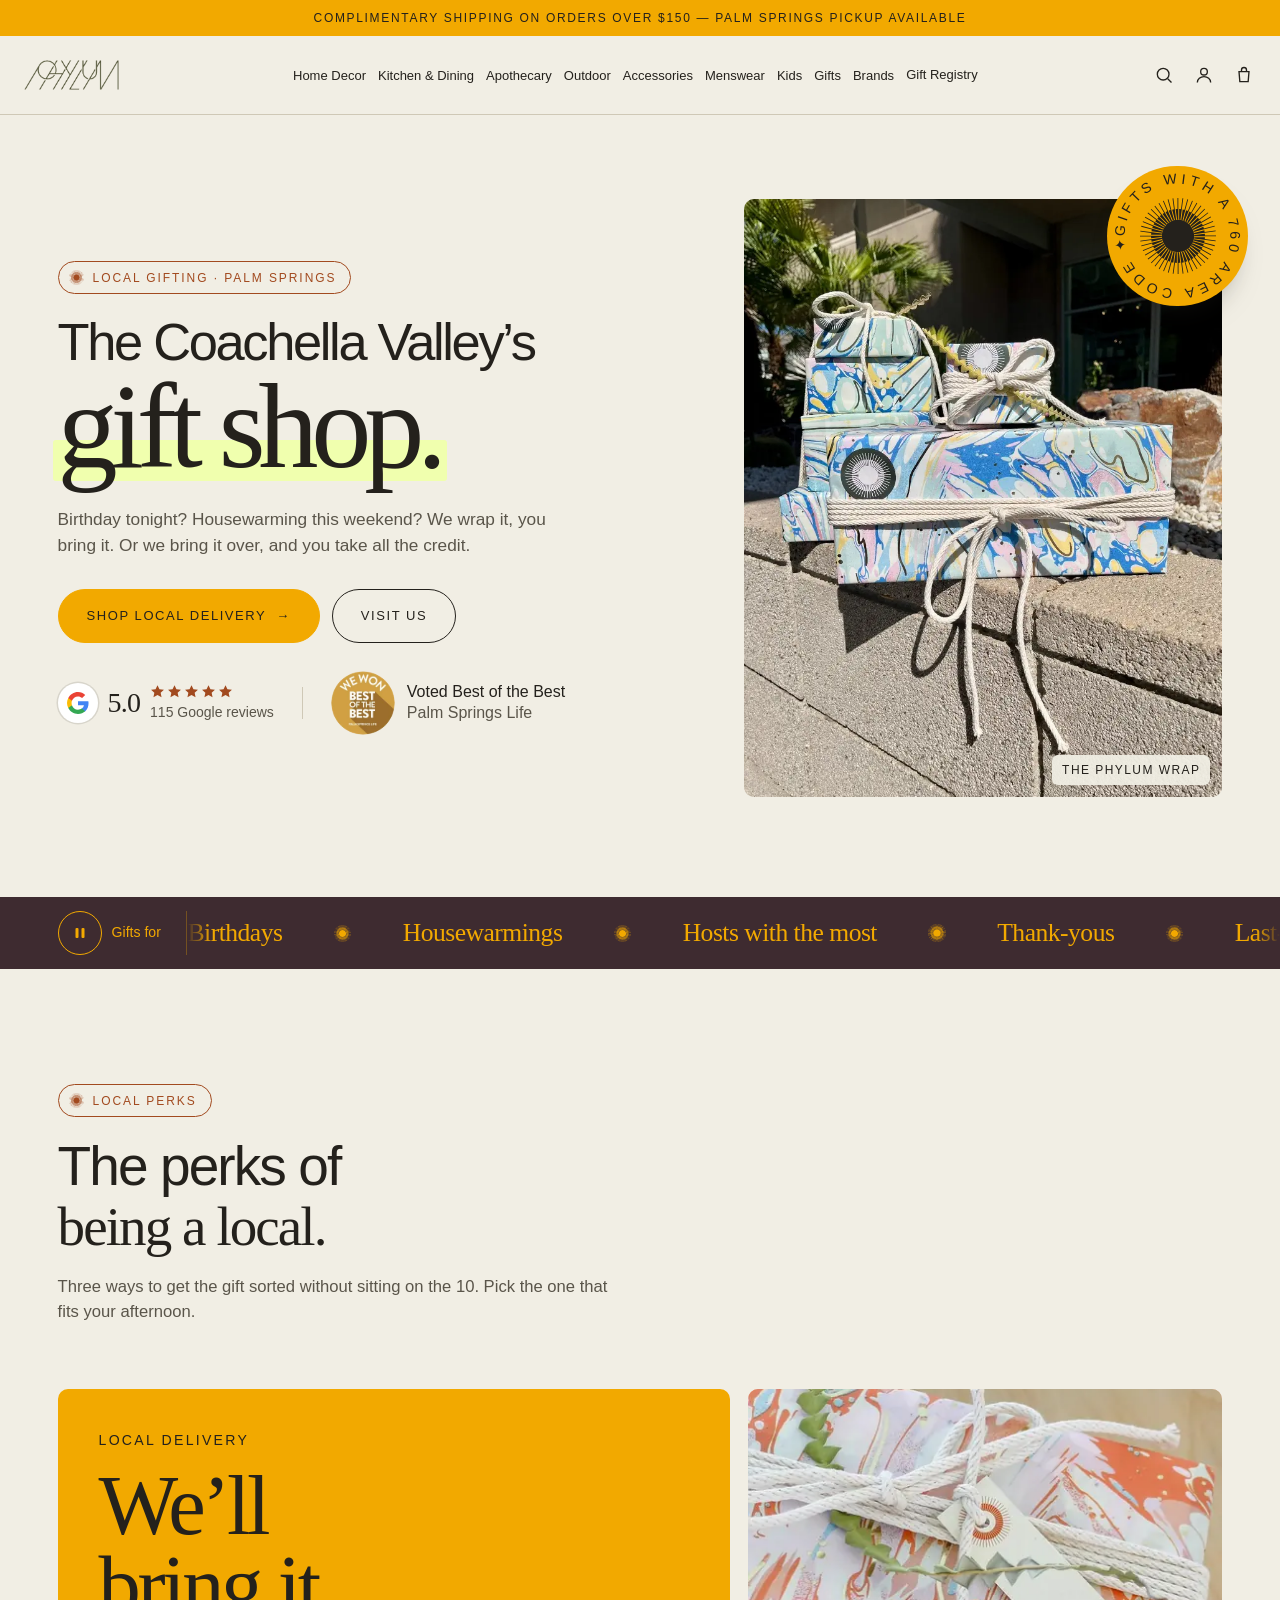
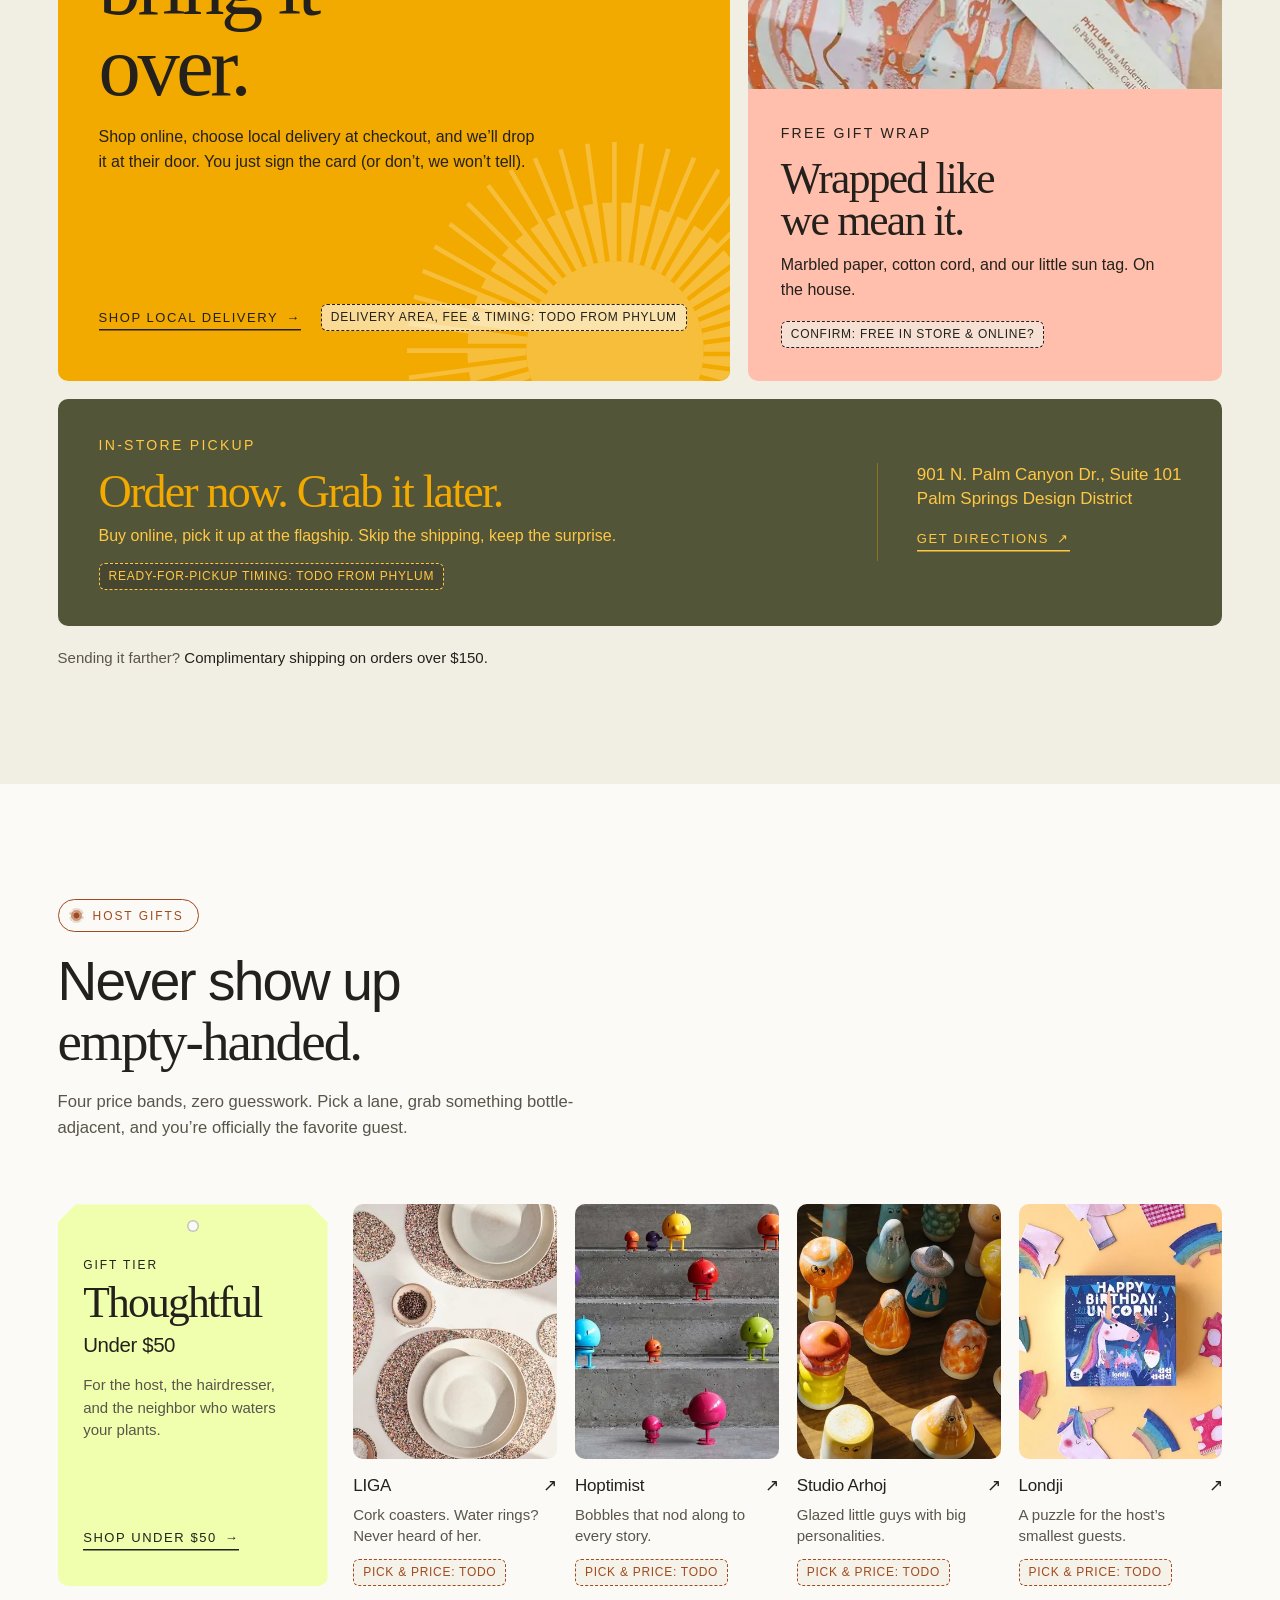
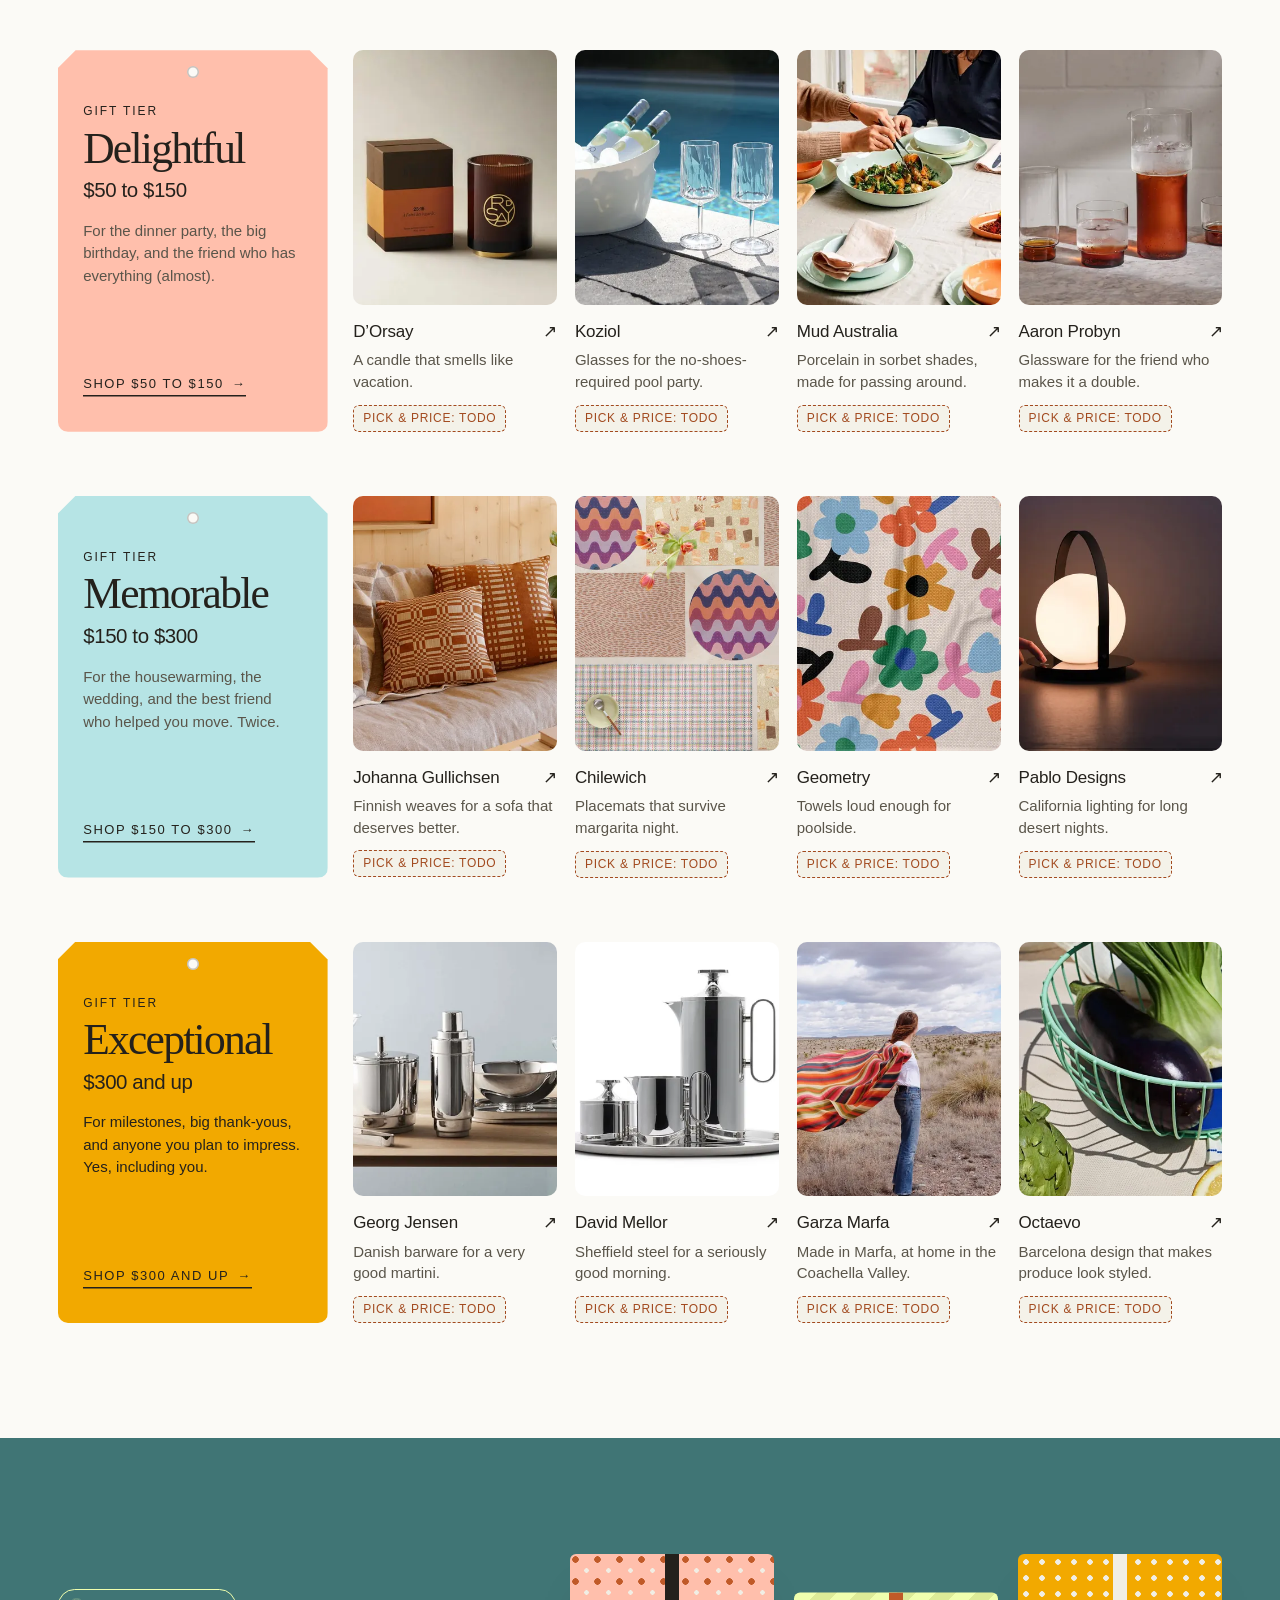
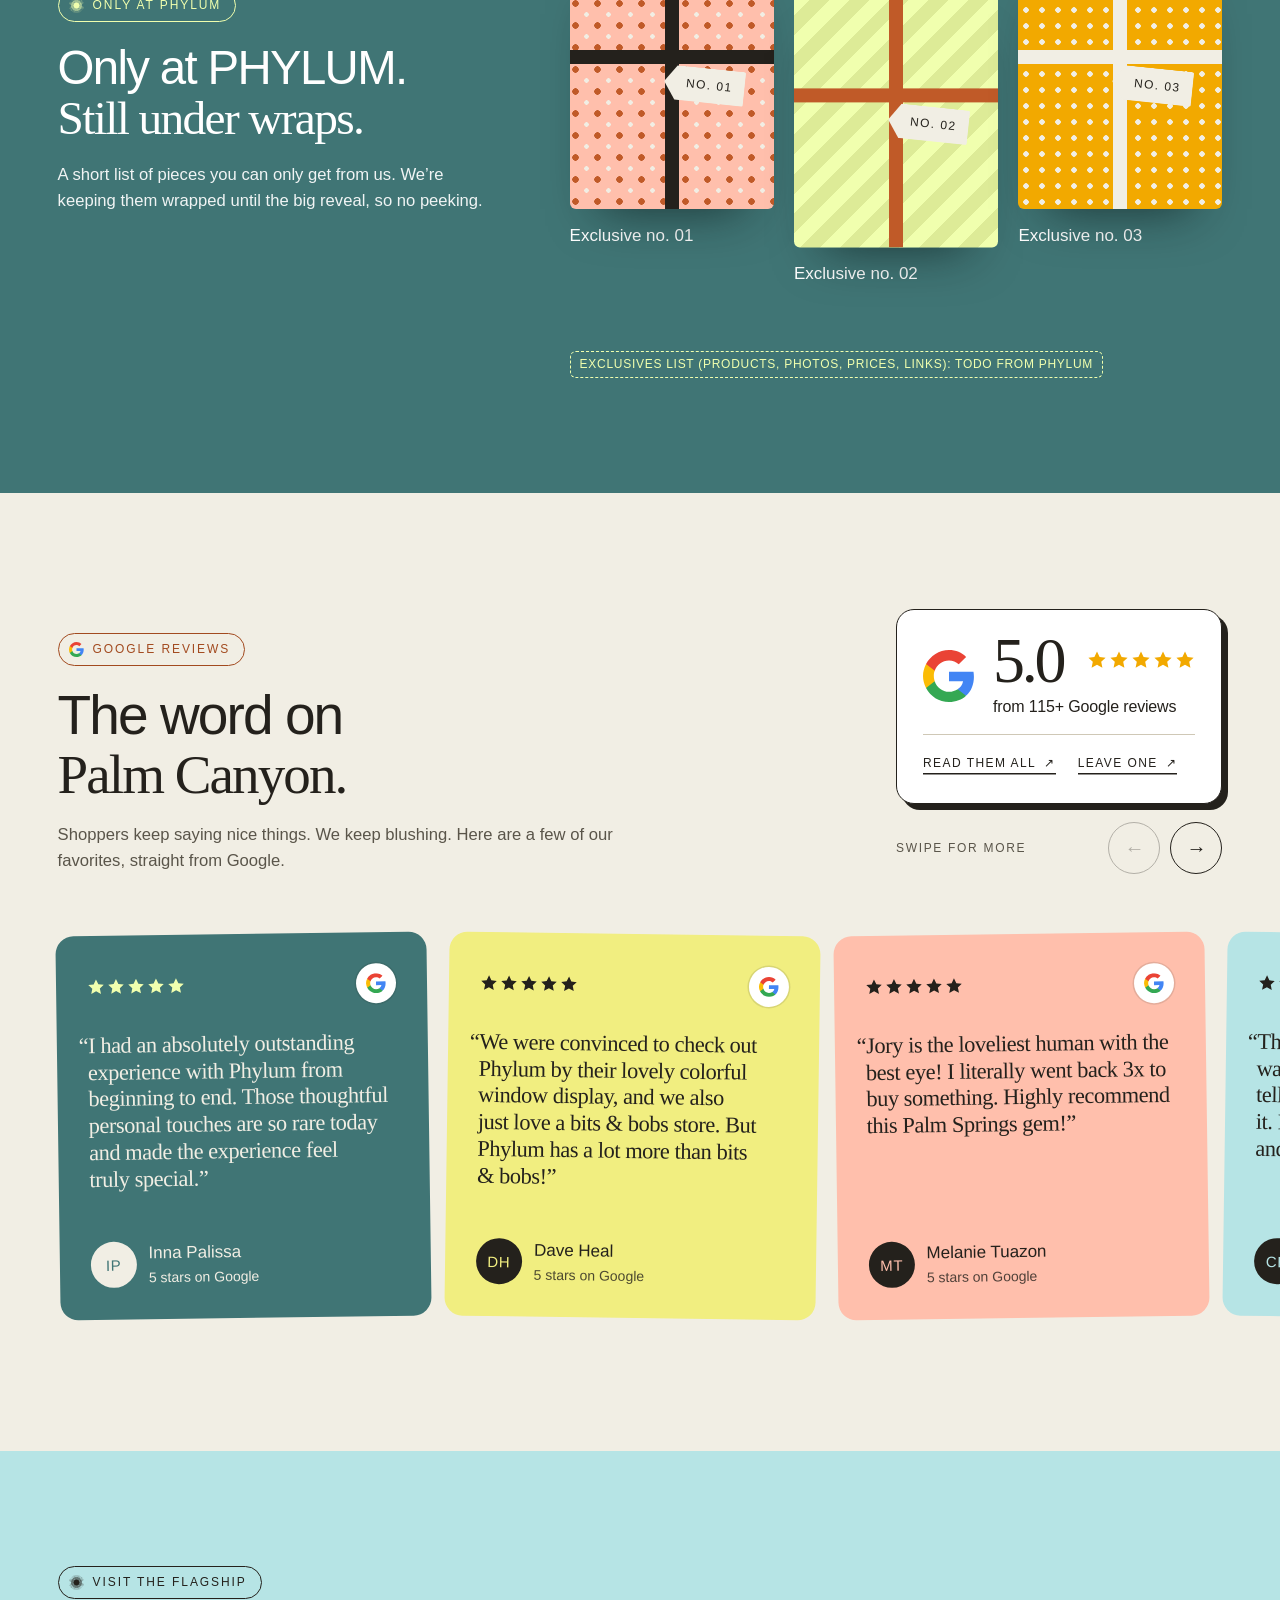
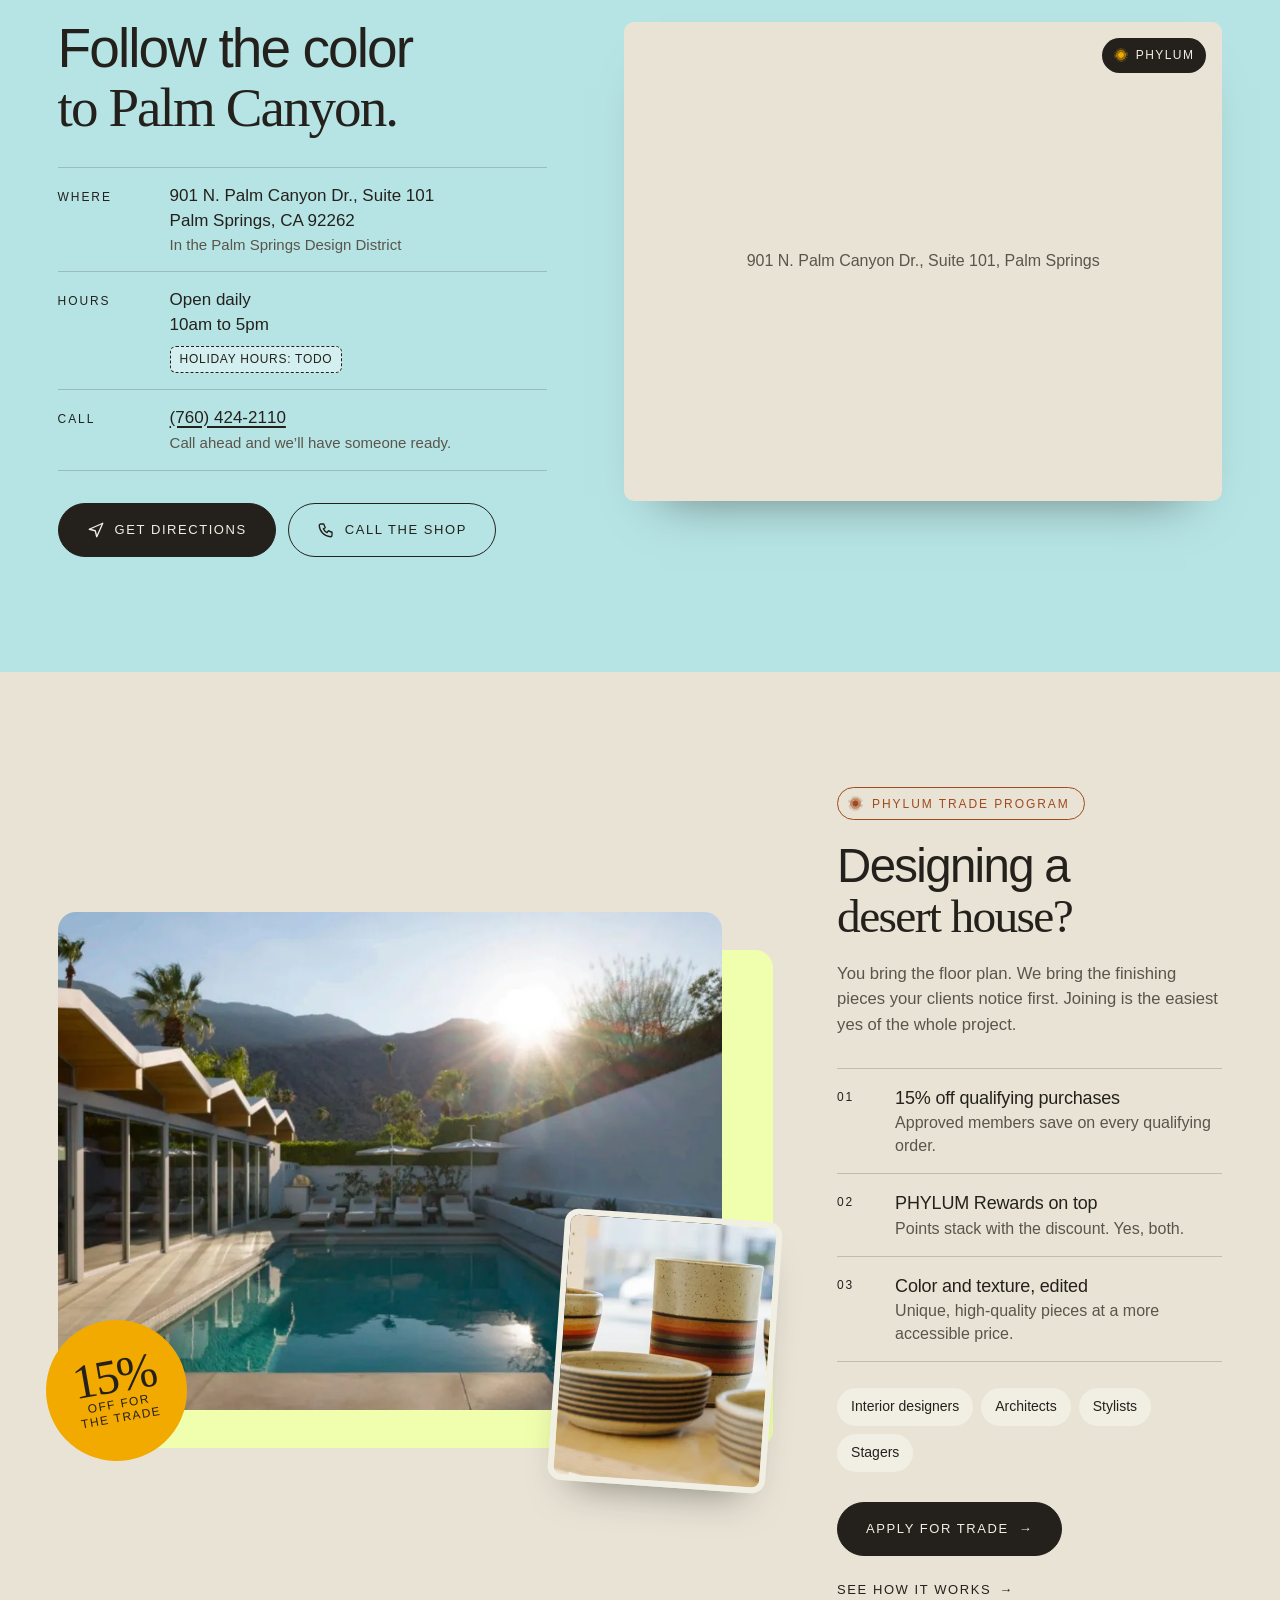
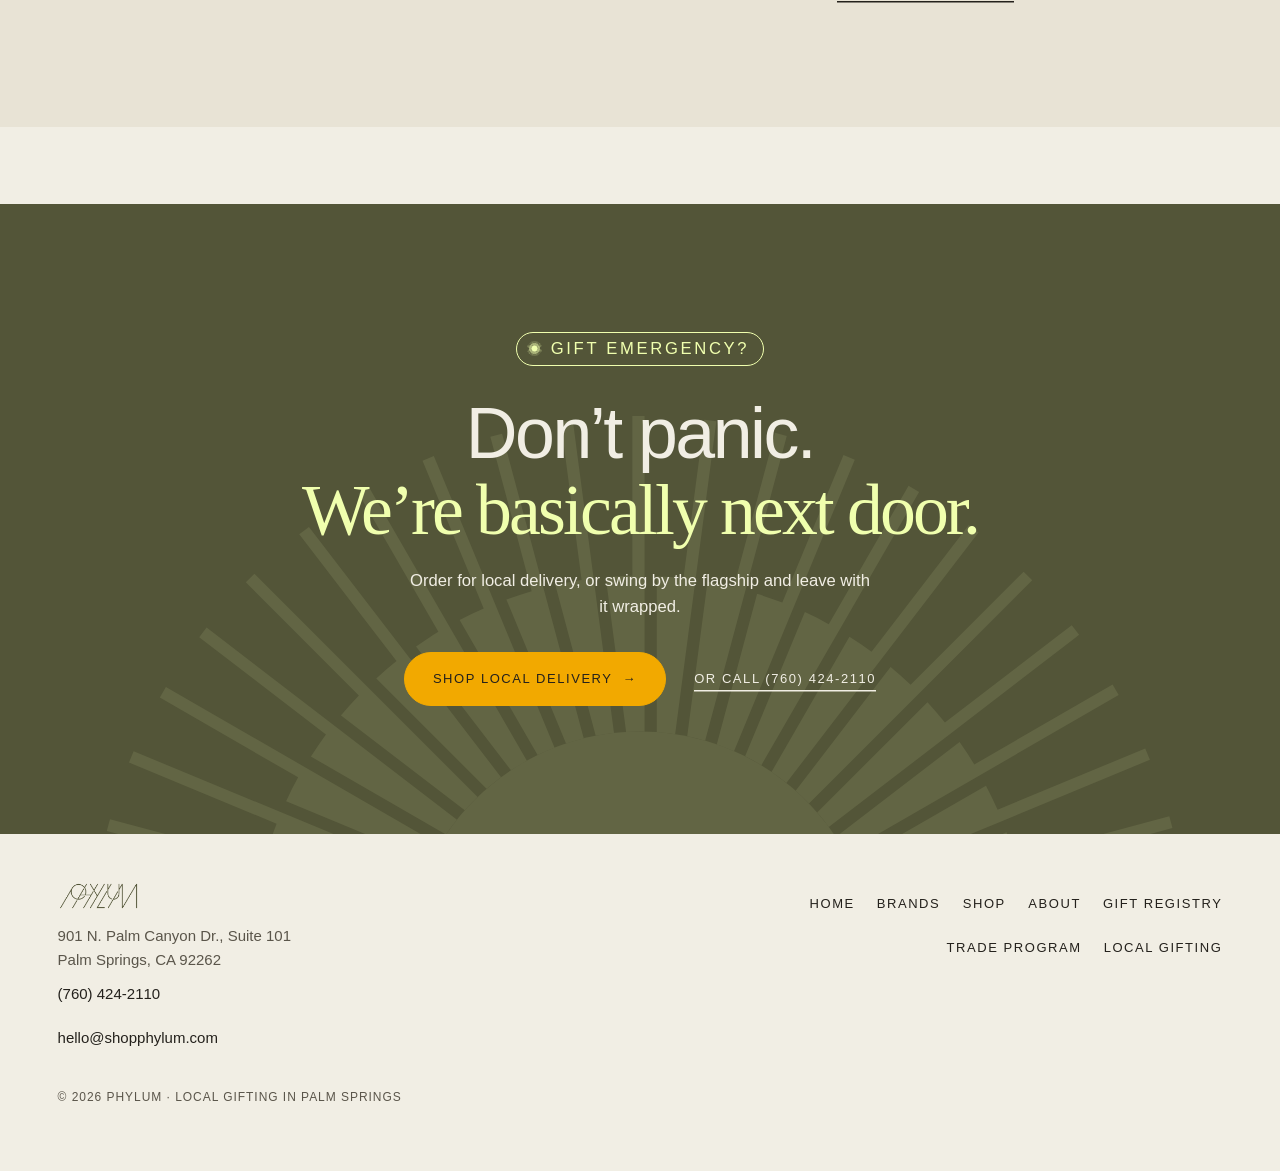
<file: gifts-palm-springs.html>
<!DOCTYPE html>
<html lang="en">
<head>
<meta charset="UTF-8">
<meta name="viewport" content="width=device-width, initial-scale=1.0">
<title>Gifts in Palm Springs: Local Delivery, Gift Wrap &amp; Pickup | PHYLUM</title>
<meta name="description" content="The Coachella Valley’s gift shop. Gifts from under $50 to $300 and up, gift wrap, in-store pickup, and local delivery from PHYLUM on N. Palm Canyon Dr. in Palm Springs.">
<link rel="canonical" href="https://phylum-menu.onrender.com/gifts-palm-springs.html">
<!-- EDIT: Switch to "index, follow" once Phylum signs off on the exclusives, delivery terms, and hours. -->
<meta name="robots" content="noindex, follow">
<meta name="theme-color" content="#F1EEE4">
<meta property="og:type" content="website">
<meta property="og:site_name" content="PHYLUM">
<meta property="og:locale" content="en_US">
<meta property="og:title" content="PHYLUM: the Coachella Valley’s gift shop">
<meta property="og:description" content="Host gifts, gift wrap, in-store pickup, and local delivery from PHYLUM in the Palm Springs Design District.">
<meta property="og:url" content="https://phylum-menu.onrender.com/gifts-palm-springs.html">
<meta property="og:image" content="https://phylum-menu.onrender.com/assets/mega-nav/gifts-wrapping.png">
<meta property="og:image:alt" content="A stack of gifts wrapped in blue and pink marbled PHYLUM paper and cotton cord, sitting on a sunny concrete ledge.">
<meta name="twitter:card" content="summary_large_image">
<meta name="twitter:title" content="PHYLUM: the Coachella Valley’s gift shop">
<meta name="twitter:description" content="Host gifts, gift wrap, in-store pickup, and local delivery from PHYLUM in Palm Springs.">
<meta name="twitter:image" content="https://phylum-menu.onrender.com/assets/mega-nav/gifts-wrapping.png">
<link rel="icon" href="assets/event/phylum-sun.svg" type="image/svg+xml">
<link rel="preconnect" href="https://cdn.shopify.com" crossorigin>
<link rel="preload" as="font" type="font/woff2" href="https://cdn.shopify.com/s/files/1/0683/2196/8279/files/GT-Alpina-Standard-Light.woff2?v=1752612418" crossorigin>
<link rel="preload" as="font" type="font/woff2" href="https://cdn.shopify.com/s/files/1/0683/2196/8279/files/PPNeueMontreal-Medium.woff2?v=1751331964" crossorigin>
<link rel="preload" as="image" href="assets/local/hero-wrapped-gifts-768.webp" imagesrcset="assets/local/hero-wrapped-gifts-480.webp 480w, assets/local/hero-wrapped-gifts-768.webp 768w" imagesizes="(min-width: 1024px) 40vw, 100vw" fetchpriority="high">
<style>
  @font-face {
    font-family: "GTAlpinaLight";
    src: url("https://cdn.shopify.com/s/files/1/0683/2196/8279/files/GT-Alpina-Standard-Light.woff2?v=1752612418") format("woff2");
    font-weight: 300;
    font-style: normal;
    font-display: swap;
  }
  @font-face {
    font-family: "PPNeueMontreal";
    src: url("https://cdn.shopify.com/s/files/1/0683/2196/8279/files/PPNeueMontreal-Medium.woff2?v=1751331964") format("woff2");
    font-weight: 500;
    font-style: normal;
    font-display: swap;
  }

  :root {
    --lime: #F0FFAE;
    --peach: #FFBFAC;
    --aqua: #B6E4E5;
    --teal: #407575;
    --olive: #535538;
    --butter: #F5E4B8;
    --paper: #F1EEE4;
    --paper-deep: #E8E3D5;
    --paper-light: #FBFAF6;
    --espresso: #3E2B30;
    --ink: #24211C;
    --ink-soft: #5A554A;
    --line: #CFC8B6;
    --sage-deep: #5F6748;
    --yellow: #f2a900;
    --clay: #C05A28;
    --clay-deep: #A24A1F;
    --serif: "GTAlpinaLight", "Iowan Old Style", Palatino, "Palatino Linotype", Georgia, serif;
    --sans: "PPNeueMontreal", "Helvetica Neue", Arial, sans-serif;
    --body: "Helvetica Neue", Helvetica, Arial, sans-serif;
    --ease: cubic-bezier(0.16, 1, 0.3, 1);
    --fast: 200ms;
    --base: 300ms;
    --gutter: clamp(16px, 4.5vw, 72px);
    --max: 1280px;
    --radius: 10px;
    --sun: url("assets/event/phylum-sun.svg");
  }

  /* The shared chrome injects the homepage reset; mirroring it here keeps the page from shifting when it lands. */
  * { box-sizing: border-box; margin: 0; padding: 0; }
  html { -webkit-text-size-adjust: 100%; scroll-behavior: smooth; }
  body {
    overflow-x: hidden;
    font-family: var(--body);
    color: var(--ink);
    background: var(--paper);
    line-height: 1.5;
    -webkit-font-smoothing: antialiased;
  }
  a { color: inherit; text-decoration: none; }

  /* Space for the announcement bar and header until site-chrome.js fills it. */
  #site-chrome:empty { min-height: 115px; }
  @media (max-width: 1200px) { #site-chrome:empty { min-height: 96px; } }
  @media (max-width: 559px) { #site-chrome:empty { min-height: 110px; } }
  @media (max-width: 479px) { #site-chrome:empty { min-height: 105px; } }

  .lg-page { color-scheme: light; }
  .lg-page .nav-version-switcher { display: none !important; }
  .lg-page a, .lg-page button { -webkit-tap-highlight-color: transparent; }
  .lg-page :focus:not(:focus-visible) { outline: none; }

  .skip {
    position: absolute; left: 16px; top: -60px; z-index: 400;
    background: var(--ink); color: var(--paper);
    padding: 12px 16px; font-family: var(--sans); font-size: 13px;
    letter-spacing: 0.08em; text-transform: uppercase;
  }
  .skip:focus { top: 16px; }

  /* ---------- Base ---------- */
  .lg {
    font-family: var(--body);
    font-synthesis: none;
    color: var(--ink);
    background: var(--paper);
    font-size: 16px;
    line-height: 1.55;
    overflow-x: clip;
  }
  .lg img { display: block; max-width: 100%; }
  .lg p { text-wrap: pretty; }
  .lg em, .lg i, .lg address, .lg cite { font-style: normal; }
  .lg h1, .lg h2, .lg h3 { font-weight: 300; }
  .lg h1, .lg h2 { font-family: var(--serif); text-wrap: balance; }
  .lg h3 { font-family: var(--sans); font-weight: 500; }
  .lg ul, .lg ol { list-style: none; }
  .lg :focus-visible { outline: 2px solid var(--ink); outline-offset: 3px; border-radius: 4px; }
  .lg section[id] { scroll-margin-top: 96px; }

  .lg-wrap { width: min(var(--max), calc(100% - var(--gutter) * 2)); margin-inline: auto; }

  .lg-s {
    display: block;
    font-family: var(--sans);
    font-weight: 500;
    font-size: 1em;
    letter-spacing: -0.035em;
    line-height: 1;
    margin-bottom: 0.08em;
  }
  .lg-h2 {
    font-size: clamp(32px, 4.3vw, 70px);
    line-height: 1;
    letter-spacing: -0.035em;
  }
  .lg-intro {
    font-family: var(--sans);
    font-weight: 500;
    font-size: clamp(16px, 1.3vw, 19px);
    line-height: 1.55;
    color: var(--ink-soft);
    max-width: 34em;
    margin-top: 20px;
  }

  .lg-sun {
    display: inline-block;
    flex-shrink: 0;
    width: 16px;
    aspect-ratio: 1;
    background: currentColor;
    -webkit-mask: var(--sun) center / contain no-repeat;
            mask: var(--sun) center / contain no-repeat;
  }

  .lg-kicker {
    display: inline-flex;
    align-items: center;
    gap: 9px;
    margin-bottom: 22px;
    padding: 8px 14px 8px 10px;
    border: 1.5px solid currentColor;
    border-radius: 999px;
    font-family: var(--sans);
    font-weight: 500;
    font-size: 12px;
    line-height: 1;
    letter-spacing: 0.16em;
    text-transform: uppercase;
    color: var(--clay-deep);
  }
  .lg-kicker .lg-sun { width: 15px; }

  /* Placeholder content waiting on Phylum. Kept loud on purpose so nothing ships by accident. */
  .lg-todo {
    display: inline-flex;
    align-items: center;
    gap: 6px;
    padding: 5px 9px;
    border: 1.5px dashed currentColor;
    border-radius: 6px;
    font-family: var(--sans);
    font-weight: 500;
    font-size: 12px;
    line-height: 1.25;
    letter-spacing: 0.06em;
    text-transform: uppercase;
    color: var(--clay-deep);
    background: color-mix(in srgb, var(--paper) 70%, transparent);
  }
  .lg-ph {
    display: grid;
    place-items: center;
    padding: 18px;
    text-align: center;
    background:
      repeating-linear-gradient(-45deg, rgba(36, 33, 28, 0.05) 0 10px, transparent 10px 20px),
      var(--paper-deep);
    border: 1.5px dashed var(--ink-soft);
    color: var(--ink-soft);
    font-family: var(--sans);
    font-weight: 500;
    font-size: 13px;
    line-height: 1.35;
    letter-spacing: 0.04em;
  }
  .lg-ph strong { display: block; color: var(--ink); font-weight: 500; letter-spacing: 0.12em; text-transform: uppercase; font-size: 12px; margin-bottom: 4px; }

  /* ---------- Buttons: fill sweeps up from below ---------- */
  .lg-btn {
    --bg: var(--ink);
    --fg: var(--paper);
    --bg-h: var(--yellow);
    --fg-h: var(--ink);
    --bd: var(--bg);
    position: relative;
    isolation: isolate;
    overflow: hidden;
    display: inline-flex;
    align-items: center;
    justify-content: center;
    gap: 10px;
    min-height: 54px;
    max-width: 100%;
    padding: 15px 28px;
    border-radius: 999px;
    border: 1.5px solid var(--bd);
    background: var(--bg);
    color: var(--fg);
    font-family: var(--sans);
    font-weight: 500;
    font-size: 13px;
    line-height: 1.2;
    letter-spacing: 0.12em;
    text-transform: uppercase;
    text-align: center;
    cursor: pointer;
    transition: color var(--base) var(--ease), border-color var(--base) var(--ease);
  }
  .lg-btn::before {
    content: "";
    position: absolute;
    z-index: -1;
    inset: -2px;
    border-radius: inherit;
    background: var(--bg-h);
    transform: translateY(101%);
    transition: transform var(--base) var(--ease);
  }
  .lg-btn:hover, .lg-btn:focus-visible { color: var(--fg-h); border-color: var(--bg-h); }
  .lg-btn:hover::before, .lg-btn:focus-visible::before { transform: translateY(0); }
  .lg-btn:active { transform: translateY(1px); }
  .lg-btn-arrow { display: inline-block; transition: transform var(--base) var(--ease); }
  .lg-btn:hover .lg-btn-arrow { transform: translateX(4px); }
  .lg-btn svg { width: 18px; height: 18px; flex-shrink: 0; }
  .lg-btn--sun { --bg: var(--yellow); --fg: var(--ink); --bg-h: var(--ink); --fg-h: var(--paper); }
  .lg-btn--ghost { --bg: transparent; --fg: var(--ink); --bd: var(--ink); --bg-h: var(--ink); --fg-h: var(--paper); }
  .lg-btn--light { --bg: transparent; --fg: var(--paper); --bd: rgba(241, 238, 228, 0.8); --bg-h: var(--paper); --fg-h: var(--ink); }
  .lg-ctas { display: flex; flex-wrap: wrap; gap: 12px; }

  .lg-link {
    display: inline-flex;
    align-items: center;
    gap: 8px;
    min-height: 44px;
    font-family: var(--sans);
    font-weight: 500;
    font-size: 13px;
    letter-spacing: 0.12em;
    text-transform: uppercase;
    color: inherit;
    background: linear-gradient(currentColor, currentColor) left calc(50% + 0.9em) / 100% 1.5px no-repeat;
    transition: background-size var(--base) var(--ease);
  }
  .lg-link:hover { background-size: 0% 1.5px; background-position: right calc(50% + 0.9em); }
  .lg-link .lg-btn-arrow { transition: transform var(--base) var(--ease); }
  .lg-link:hover .lg-btn-arrow { transform: translateX(4px); }

  /* =========================================================
     1. HERO
     ========================================================= */
  .lg-hero { padding: clamp(28px, 5vw, 72px) 0 clamp(56px, 7vw, 104px); }
  @media (min-width: 1024px) {
    .lg-hero { display: grid; align-items: center; min-height: min(1000px, calc(100svh - 118px)); padding-block: 48px 64px; }
  }
  .lg-hero-grid {
    display: grid;
    grid-template-columns: minmax(0, 1.12fr) minmax(0, 0.88fr);
    gap: clamp(40px, 6vw, 96px);
    align-items: center;
  }
  .lg-hero h1 {
    margin-bottom: 26px;
    letter-spacing: -0.04em;
    line-height: 0.9;
  }
  .lg-h1-a {
    display: block;
    font-family: var(--sans);
    font-weight: 500;
    font-size: clamp(34px, 4.1vw, 64px);
    letter-spacing: -0.045em;
    line-height: 1;
    margin-bottom: 0.08em;
  }
  .lg-h1-b {
    display: inline-block;
    font-size: clamp(64px, 9.4vw, 152px);
    letter-spacing: -0.06em;
  }
  .lg-mark { position: relative; isolation: isolate; white-space: nowrap; }
  .lg-mark::before {
    content: "";
    position: absolute;
    z-index: -1;
    left: -0.04em;
    right: -0.06em;
    bottom: 0.1em;
    height: 0.34em;
    background: var(--lime);
    border-radius: 3px;
    transform-origin: left center;
  }
  .js-motion .lg-mark::before { transform: scaleX(0); transition: transform var(--base) var(--ease) 260ms; }
  .is-ready .lg-mark::before { transform: none; }

  .lg-lede {
    max-width: 30em;
    margin-bottom: 30px;
    font-family: var(--sans);
    font-weight: 500;
    font-size: clamp(16px, 1.35vw, 20px);
    line-height: 1.5;
    color: var(--ink-soft);
  }

  .lg-proof {
    display: flex;
    flex-wrap: wrap;
    align-items: center;
    gap: 12px 28px;
    margin-top: 28px;
    font-family: var(--sans);
    font-weight: 500;
    font-size: 14px;
    line-height: 1.3;
  }
  .lg-proof li { display: flex; align-items: center; gap: 12px; }
  .lg-proof a { display: inline-flex; align-items: center; gap: 10px; min-height: 44px; }
  .lg-proof a:hover .lg-proof-count { text-decoration: underline; text-underline-offset: 3px; }
  .lg-stars { display: inline-flex; gap: 2px; color: var(--clay-deep); }
  .lg-stars svg { width: 15px; height: 15px; }
  .lg-proof-score { font-family: var(--serif); font-weight: 300; font-size: 28px; letter-spacing: -0.03em; line-height: 1; }
  .lg-proof-count { color: var(--ink-soft); }
  .lg-proof-g { display: grid; place-items: center; width: 40px; height: 40px; border-radius: 50%; background: #fff; box-shadow: 0 0 0 1.5px rgba(36, 33, 28, 0.12); }
  .lg-proof-g .lg-g { width: 22px; height: 22px; }
  .lg-proof img { width: 64px; height: 64px; border-radius: 50%; }
  .lg-proof-award { font-size: 16px; }
  .lg-proof-sep { width: 1px; height: 32px; background: var(--line); }

  .js-motion .lg-in {
    opacity: 0;
    transform: translateY(14px);
    transition: opacity var(--base) var(--ease) var(--d, 0ms), transform var(--base) var(--ease) var(--d, 0ms);
  }
  .is-ready .lg-in { opacity: 1; transform: none; }

  .lg-hero-art { position: relative; }
  .lg-hero-photo {
    position: relative;
    overflow: hidden;
    border-radius: var(--radius);
    aspect-ratio: 4 / 5;
    background: var(--paper-deep);
  }
  .lg-hero-photo img { width: 100%; height: 100%; object-fit: cover; object-position: 50% 40%; }
  .js-motion .lg-hero-photo img { transform: scale(1.04); transition: transform 900ms var(--ease); }
  .is-ready .lg-hero-photo img { transform: none; }
  .lg-hero-photo figcaption {
    position: absolute;
    right: 12px;
    bottom: 12px;
    padding: 6px 10px;
    border-radius: 6px;
    background: rgba(241, 238, 228, 0.94);
    font-family: var(--sans);
    font-weight: 500;
    font-size: 12px;
    letter-spacing: 0.12em;
    text-transform: uppercase;
  }
  .lg-stamp {
    position: absolute;
    top: clamp(-36px, -2.6vw, -20px);
    right: clamp(-28px, -2vw, -12px);
    width: clamp(124px, 11vw, 158px);
    aspect-ratio: 1;
    border-radius: 50%;
    background: var(--yellow);
    color: var(--ink);
    display: grid;
    place-items: center;
    box-shadow: 0 18px 30px -20px rgba(36, 33, 28, 0.55);
  }
  .lg-stamp svg { position: absolute; inset: 0; width: 100%; height: 100%; }
  .lg-stamp text {
    font-family: var(--sans);
    font-weight: 500;
    font-size: 12px;
    letter-spacing: 0.12em;
    fill: var(--ink);
  }
  .lg-stamp .lg-sun { width: 54%; }

  /* =========================================================
     2. TICKER
     ========================================================= */
  .lg-ticker { background: var(--espresso); color: var(--yellow); overflow: hidden; }
  .lg-ticker-inner { display: flex; align-items: center; min-height: 72px; }
  .lg-ticker-label {
    display: flex;
    align-items: center;
    gap: 10px;
    flex-shrink: 0;
    padding: 0 clamp(14px, 2vw, 28px) 0 max(var(--gutter), calc((100vw - var(--max)) / 2));
    border-right: 1.5px solid rgba(242, 169, 0, 0.3);
    font-family: var(--sans);
    font-weight: 500;
    font-size: clamp(13px, 1.1vw, 16px);
    white-space: nowrap;
  }
  .lg-ticker-toggle {
    display: grid;
    place-items: center;
    width: 44px;
    height: 44px;
    border: 1.5px solid currentColor;
    border-radius: 50%;
    background: transparent;
    color: inherit;
    cursor: pointer;
    transition: background-color var(--fast) var(--ease), color var(--fast) var(--ease);
  }
  .lg-ticker-toggle:hover { background: var(--yellow); color: var(--espresso); }
  .lg-ticker-toggle:focus-visible { outline: 2px solid var(--yellow); outline-offset: 3px; }
  .lg-ticker-toggle svg { width: 14px; height: 14px; }
  .lg-ticker-toggle .i-play { display: none; }
  .lg-ticker.is-paused .lg-ticker-toggle .i-play { display: block; }
  .lg-ticker.is-paused .lg-ticker-toggle .i-pause { display: none; }
  .lg-ticker-scroll {
    flex: 1;
    min-width: 0;
    overflow: hidden;
    mask-image: linear-gradient(90deg, transparent, #000 24px, #000 calc(100% - 24px), transparent);
  }
  .lg-ticker-track { display: flex; width: max-content; }
  .js-motion .lg-ticker-track { animation: lg-marquee 52s linear infinite; }
  .lg-ticker.is-paused .lg-ticker-track,
  .lg-ticker:hover .lg-ticker-track { animation-play-state: paused; }
  .lg-ticker-row { display: flex; align-items: center; }
  .lg-ticker-row li {
    display: flex;
    align-items: center;
    gap: clamp(32px, 4vw, 64px);
    padding-right: clamp(32px, 4vw, 64px);
    font-family: var(--serif);
    font-weight: 300;
    font-size: clamp(22px, 2vw, 30px);
    letter-spacing: -0.02em;
    white-space: nowrap;
  }
  .lg-ticker-row .lg-sun { width: 0.7em; color: var(--yellow); }
  @keyframes lg-marquee { to { transform: translateX(-50%); } }

  /* =========================================================
     3. PERKS
     ========================================================= */
  .lg-perks { padding: clamp(72px, 9vw, 136px) 0; }
  .lg-perks-head { margin-bottom: clamp(40px, 5vw, 72px); }
  .lg-bento {
    display: grid;
    grid-template-columns: repeat(12, minmax(0, 1fr));
    gap: clamp(12px, 1.4vw, 20px);
  }
  .lg-perk {
    position: relative;
    isolation: isolate;
    overflow: hidden;
    border-radius: var(--radius);
    padding: clamp(24px, 3.2vw, 48px);
    display: flex;
    flex-direction: column;
  }
  .lg-perk h3 {
    font-size: clamp(14px, 1.1vw, 16px);
    letter-spacing: 0.16em;
    text-transform: uppercase;
    margin-bottom: 14px;
  }
  .lg-perk-big {
    font-family: var(--serif);
    font-weight: 300;
    font-size: clamp(40px, 4.6vw, 76px);
    line-height: 0.95;
    letter-spacing: -0.04em;
    margin-bottom: 18px;
    max-width: 10ch;
  }
  .lg-perk-copy { max-width: 28em; font-size: 16px; line-height: 1.55; }
  .lg-perk-foot { display: flex; flex-wrap: wrap; align-items: center; gap: 12px 20px; margin-top: auto; padding-top: 28px; }

  .lg-perk--delivery { grid-column: 1 / span 7; background: var(--yellow); }
  .lg-perk--delivery .lg-perk-big { font-size: clamp(52px, 6.6vw, 112px); max-width: 8ch; }
  .lg-perk--delivery .lg-perk-sun {
    position: absolute;
    z-index: -1;
    right: -14%;
    bottom: -30%;
    width: 62%;
    color: #F6BE3A;
  }
  .lg-perk--delivery .lg-perk-sun .lg-sun { width: 100%; display: block; }
  .lg-perk--delivery .lg-todo { background: rgba(255, 253, 248, 0.6); color: var(--ink); }

  .lg-perk--wrap {
    grid-column: 8 / span 5;
    padding: 0;
    background: var(--peach);
  }
  .lg-perk--wrap figure { position: relative; flex: 1; min-height: 300px; overflow: hidden; }
  .lg-perk--wrap img {
    position: absolute;
    inset: 0;
    width: 100%;
    height: 100%;
    object-fit: cover;
    object-position: 50% 35%;
    transition: transform 600ms var(--ease);
  }
  .lg-perk--wrap:hover img { transform: scale(1.03); }
  .lg-perk--wrap .lg-perk-body { padding: clamp(22px, 2.6vw, 36px); }
  .lg-perk--wrap .lg-perk-big { font-size: clamp(34px, 3.4vw, 56px); max-width: 12ch; margin-bottom: 12px; }
  .lg-perk--wrap .lg-perk-foot { padding-top: 18px; }
  .lg-perk--wrap .lg-todo { color: var(--ink); }

  .lg-perk--pickup {
    grid-column: 1 / -1;
    background: var(--olive);
    color: #FFC844;
    display: grid;
    grid-template-columns: minmax(0, 1fr) auto;
    align-items: center;
    gap: 20px clamp(24px, 4vw, 72px);
    padding-block: clamp(24px, 2.8vw, 40px);
  }
  .lg-perk--pickup .lg-perk-big { color: var(--yellow); max-width: none; font-size: clamp(34px, 3.6vw, 58px); margin-bottom: 10px; }
  .lg-perk--pickup .lg-perk-copy { max-width: 36em; }
  .lg-perk--pickup .lg-todo { color: inherit; background: rgba(36, 33, 28, 0.25); }
  .lg-pickup-where {
    display: flex;
    flex-direction: column;
    align-items: flex-start;
    gap: 6px;
    min-width: 260px;
    padding-left: clamp(20px, 3vw, 44px);
    border-left: 1.5px solid rgba(242, 169, 0, 0.35);
  }
  .lg-pickup-where address { font-family: var(--sans); font-weight: 500; font-size: 17px; line-height: 1.4; }
  .lg-perk-todo { margin-top: 14px; }
  .lg-perks-note { margin-top: 20px; font-size: 15px; color: var(--ink-soft); }
  .lg-perks-note strong { font-weight: 500; color: var(--ink); }

  /* =========================================================
     4. HOST GIFTS
     ========================================================= */
  .lg-host { background: var(--paper-light); padding: clamp(72px, 9vw, 136px) 0; }
  .lg-host-head { margin-bottom: clamp(40px, 5vw, 72px); display: flex; justify-content: space-between; align-items: flex-end; gap: 24px; }
  .lg-band {
    display: grid;
    grid-template-columns: minmax(270px, 0.3fr) minmax(0, 1fr);
    gap: clamp(16px, 2vw, 32px);
    align-items: stretch;
  }
  .lg-band + .lg-band { margin-top: clamp(40px, 5vw, 72px); }

  .lg-tag {
    --tag: var(--lime);
    position: relative;
    display: flex;
    flex-direction: column;
    padding: 30px clamp(22px, 2vw, 30px) clamp(22px, 2vw, 30px);
    background: var(--tag);
    border-radius: var(--radius);
    clip-path: polygon(0 18px, 18px 0, calc(100% - 18px) 0, 100% 18px, 100% 100%, 0 100%);
  }
  .lg-tag::before {
    content: "";
    position: absolute;
    top: 16px;
    left: 50%;
    width: 12px;
    height: 12px;
    margin-left: -6px;
    border-radius: 50%;
    background: var(--paper-light);
    box-shadow: inset 0 0 0 1.5px rgba(36, 33, 28, 0.25);
  }
  .lg-band--delight .lg-tag { --tag: var(--peach); }
  .lg-band--memorable .lg-tag { --tag: var(--aqua); }
  .lg-band--exceptional .lg-tag { --tag: var(--yellow); }
  .lg-band--exceptional .lg-tag-for { color: var(--ink); }
  .lg-tag-label {
    margin-top: 22px;
    font-family: var(--sans);
    font-weight: 500;
    font-size: 12px;
    letter-spacing: 0.16em;
    text-transform: uppercase;
  }
  .lg-tag h3 {
    margin: 6px 0 4px;
    font-family: var(--serif);
    font-weight: 300;
    font-size: clamp(40px, 3.4vw, 52px);
    line-height: 1;
    letter-spacing: -0.04em;
  }
  .lg-tag-price { font-family: var(--sans); font-weight: 500; font-size: clamp(20px, 1.6vw, 24px); letter-spacing: -0.02em; }
  .lg-tag .lg-tag-price { white-space: nowrap; }
  .lg-tag-for { margin: 14px 0 0; font-size: 15px; line-height: 1.5; color: var(--ink-soft); }
  .lg-tag .lg-link { margin-top: auto; align-self: flex-start; justify-self: start; }
  .lg-tag-for { margin-bottom: 16px; }

  .lg-row {
    display: grid;
    grid-template-columns: repeat(4, minmax(0, 1fr));
    gap: clamp(12px, 1.4vw, 20px);
  }
  .lg-gift a { display: flex; flex-direction: column; height: 100%; border-radius: var(--radius); }
  .lg-gift figure {
    overflow: hidden;
    aspect-ratio: 4 / 5;
    border-radius: var(--radius);
    background: var(--paper);
  }
  .lg-gift img { width: 100%; height: 100%; object-fit: cover; transition: transform 600ms var(--ease); }
  .lg-gift a:hover img { transform: scale(1.04); }
  .lg-gift-brand {
    display: flex;
    justify-content: space-between;
    gap: 8px;
    margin-top: 14px;
    font-family: var(--sans);
    font-weight: 500;
    font-size: 17px;
    letter-spacing: -0.01em;
  }
  .lg-gift-brand .lg-btn-arrow { transition: transform var(--fast) var(--ease); }
  .lg-gift a:hover .lg-gift-brand .lg-btn-arrow { transform: translate(3px, -3px); }
  .lg-gift-line { margin-top: 4px; font-size: 15px; line-height: 1.45; color: var(--ink-soft); }
  .lg-gift .lg-todo { margin-top: 12px; align-self: flex-start; }
  .lg-host-note { margin-top: 28px; font-size: 15px; color: var(--ink-soft); }

  /* =========================================================
     5. EXCLUSIVES
     ========================================================= */
  .lg-excl {
    position: relative;
    isolation: isolate;
    overflow: hidden;
    background: var(--teal);
    color: #fff;
    padding: clamp(72px, 9vw, 136px) 0;
  }
  .lg-excl .lg-kicker { color: var(--lime); }
  .lg-excl .lg-intro { color: rgba(255, 255, 255, 0.92); }
  .lg-excl .lg-h2 { font-size: clamp(32px, 3.7vw, 58px); }
  .lg-excl-grid {
    display: grid;
    grid-template-columns: minmax(0, 0.8fr) minmax(0, 1.2fr);
    gap: clamp(36px, 6vw, 104px);
    align-items: center;
  }
  .lg-boxes { display: grid; grid-template-columns: repeat(3, minmax(0, 1fr)); gap: clamp(12px, 1.6vw, 24px); }
  .lg-boxes li:nth-child(2) { translate: 0 clamp(20px, 3vw, 44px); }
  .lg-box {
    --wrap: var(--peach);
    --ribbon: var(--ink);
    position: relative;
    aspect-ratio: 4 / 5;
    border-radius: 6px;
    background: var(--wrap);
    box-shadow: 0 30px 50px -30px rgba(10, 24, 24, 0.7);
    overflow: hidden;
  }
  .lg-box::before, .lg-box::after { content: ""; position: absolute; background: var(--ribbon); }
  .lg-box::before { left: 50%; top: 0; bottom: 0; width: 14px; margin-left: -7px; }
  .lg-box::after { top: 38%; left: 0; right: 0; height: 14px; }
  .lg-box--dots { --wrap: radial-gradient(circle at 25% 25%, var(--clay) 0 3px, transparent 3.5px) 0 0 / 22px 22px, radial-gradient(circle at 75% 75%, var(--paper) 0 2px, transparent 2.5px) 0 0 / 22px 22px, var(--peach); --ribbon: var(--ink); }
  .lg-box--stripe { --wrap: repeating-linear-gradient(-45deg, var(--lime) 0 14px, #DDEB97 14px 28px); --ribbon: var(--clay); }
  .lg-box--sun { --wrap: radial-gradient(circle, var(--paper) 0 2.5px, transparent 3px) 0 0 / 16px 16px, var(--yellow); --ribbon: var(--paper); }
  .lg-box-tag {
    position: absolute;
    z-index: 1;
    left: 50%;
    top: 38%;
    translate: -10% 18px;
    rotate: 6deg;
    padding: 8px 12px 8px 22px;
    background: var(--paper);
    color: var(--ink);
    border-radius: 3px;
    clip-path: polygon(12px 0, 100% 0, 100% 100%, 12px 100%, 0 50%);
    font-family: var(--sans);
    font-weight: 500;
    font-size: 12px;
    letter-spacing: 0.12em;
    text-transform: uppercase;
    white-space: nowrap;
  }
  .lg-box-cap { margin-top: 14px; font-family: var(--sans); font-weight: 500; font-size: 17px; }
  .lg-excl-todo { grid-column: 2; margin-top: clamp(8px, 2vw, 28px); }
  .lg-excl-todo .lg-todo { color: var(--lime); background: transparent; }
  .lg-vh { position: absolute; width: 1px; height: 1px; overflow: hidden; clip-path: inset(50%); white-space: nowrap; }

  /* =========================================================
     6. REVIEWS
     ========================================================= */
  .lg-reviews { padding: clamp(72px, 9vw, 136px) 0; overflow: hidden; }
  .lg-nowrap { white-space: nowrap; }
  .lg-block { display: block; }
  .lg-g { display: block; flex: none; width: 1em; height: 1em; }
  .lg-reviews .lg-kicker .lg-g { font-size: 15px; }
  .lg-reviews-head {
    display: grid;
    grid-template-columns: minmax(0, 1fr) auto;
    gap: 32px clamp(32px, 5vw, 80px);
    align-items: end;
    margin-bottom: clamp(32px, 3.4vw, 52px);
  }
  .lg-gscore {
    display: grid;
    grid-template-columns: auto auto;
    align-items: center;
    gap: 6px 18px;
    padding: 22px 26px 18px;
    background: #fff;
    border: 1.5px solid var(--ink);
    border-radius: 18px;
    box-shadow: 6px 6px 0 var(--ink);
  }
  .lg-gscore > .lg-g { font-size: 52px; grid-row: span 2; }
  .lg-gscore-num { display: flex; align-items: center; gap: 12px; font-family: var(--serif); font-weight: 300; font-size: clamp(56px, 5vw, 76px); line-height: 0.9; letter-spacing: -0.05em; }
  .lg-gscore-num .lg-stars { color: var(--yellow); }
  .lg-gscore-num .lg-stars svg { width: 20px; height: 20px; }
  .lg-gscore-count { font-family: var(--sans); font-weight: 500; font-size: 16px; letter-spacing: -0.01em; }
  .lg-gscore-links { grid-column: 1 / -1; display: flex; flex-wrap: wrap; gap: 0 22px; margin-top: 8px; padding-top: 6px; border-top: 1.5px solid var(--line); }
  .lg-gscore-links .lg-link { font-size: 12px; }
  .lg-rv-bar { display: flex; align-items: center; justify-content: space-between; gap: 16px; margin-top: 18px; }
  .lg-rv-hint { font-family: var(--sans); font-weight: 500; font-size: 12px; letter-spacing: 0.14em; text-transform: uppercase; color: var(--ink-soft); }
  .lg-rv-nav { display: flex; gap: 10px; }
  .lg-arrow {
    display: grid;
    place-items: center;
    width: 52px;
    height: 52px;
    border-radius: 50%;
    border: 1.5px solid var(--ink);
    background: transparent;
    color: var(--ink);
    font: 20px/1 var(--sans);
    cursor: pointer;
    transition: background-color var(--fast) var(--ease), border-color var(--fast) var(--ease), opacity var(--fast) var(--ease);
  }
  .lg-arrow:hover:not(:disabled) { background: var(--yellow); border-color: var(--yellow); }
  .lg-arrow:disabled { opacity: 0.3; cursor: default; }
  .lg-arrow:focus-visible, .lg-rv-track:focus-visible { outline: 2px solid var(--ink); outline-offset: 3px; }

  .lg-rv-track {
    --edge: max(var(--gutter), calc((100vw - var(--max)) / 2));
    display: flex;
    gap: clamp(14px, 1.4vw, 22px);
    list-style: none;
    padding: 16px var(--edge) 18px;
    overflow-x: auto;
    scroll-snap-type: x mandatory;
    scroll-padding-inline: var(--edge);
    scroll-behavior: smooth;
    scrollbar-width: none;
    overscroll-behavior-x: contain;
  }
  .lg-rv-track::-webkit-scrollbar { display: none; }
  .lg-rv {
    --card: var(--paper-deep);
    --fg: var(--ink);
    --star: var(--ink);
    flex: 0 0 clamp(290px, 29vw, 420px);
    scroll-snap-align: start;
    display: flex;
    flex-direction: column;
    min-height: clamp(380px, 30vw, 440px);
    padding: clamp(26px, 2.4vw, 38px);
    background: var(--card);
    color: var(--fg);
    border-radius: 18px;
    transition: transform var(--base) var(--ease);
  }
  .lg-rv:nth-child(odd) { rotate: -0.8deg; }
  .lg-rv:nth-child(even) { rotate: 0.8deg; }
  .lg-rv:hover { transform: translateY(-6px); }
  .lg-rv--teal { --card: var(--teal); --fg: var(--paper); --star: var(--lime); }
  .lg-rv--sun { --card: #F1EE80; }
  .lg-rv--peach { --card: var(--peach); }
  .lg-rv--aqua { --card: var(--aqua); }
  .lg-rv--lime { --card: var(--lime); }
  .lg-rv--yellow { --card: var(--yellow); }
  .lg-rv-top { display: flex; align-items: center; justify-content: space-between; gap: 12px; margin-bottom: 26px; }
  .lg-rv-top .lg-stars { color: var(--star); }
  .lg-rv-top .lg-stars svg { width: 18px; height: 18px; }
  .lg-rv-g { display: grid; place-items: center; width: 40px; height: 40px; border-radius: 50%; background: #fff; box-shadow: 0 0 0 1.5px rgba(36, 33, 28, 0.12); }
  .lg-rv-g .lg-g { font-size: 20px; }
  .lg-rv blockquote { margin-bottom: 28px; }
  .lg-rv blockquote p {
    font-family: var(--serif);
    font-weight: 300;
    font-size: clamp(22px, 1.75vw, 28px);
    line-height: 1.2;
    letter-spacing: -0.02em;
    text-indent: -0.4em;
  }
  .lg-rv footer { display: flex; align-items: center; gap: 12px; margin-top: auto; }
  .lg-rv-mono {
    display: grid;
    place-items: center;
    width: 46px;
    height: 46px;
    border-radius: 50%;
    background: var(--fg);
    color: var(--card);
    font-family: var(--sans);
    font-weight: 500;
    font-size: 15px;
    letter-spacing: 0.04em;
  }
  .lg-rv cite { display: block; font-style: normal; font-family: var(--sans); font-weight: 500; font-size: 17px; }
  .lg-rv-src { display: block; font-size: 14px; opacity: 0.8; }
  .lg-rv--teal .lg-rv-src { opacity: 1; }
  .lg-rv--more { --card: var(--ink); --fg: var(--paper); justify-content: space-between; }
  .lg-rv--more .lg-rv-g { width: 64px; height: 64px; }
  .lg-rv--more .lg-rv-g .lg-g { font-size: 32px; }
  .lg-rv-more-num { font-family: var(--serif); font-weight: 300; font-size: clamp(72px, 7vw, 112px); line-height: 0.85; letter-spacing: -0.05em; color: var(--lime); }
  .lg-rv-more-line { margin-top: 10px; font-family: var(--sans); font-weight: 500; font-size: clamp(20px, 1.6vw, 24px); line-height: 1.2; letter-spacing: -0.02em; }
  .lg-rv--more .lg-ctas { flex-direction: column; align-items: stretch; gap: 8px; }
  .lg-rv--more .lg-link { justify-content: center; }

  /* =========================================================
     7. VISIT
     ========================================================= */
  .lg-visit { background: var(--aqua); padding: clamp(72px, 9vw, 136px) 0; }
  .lg-visit .lg-kicker { color: var(--ink); }
  .lg-visit .lg-intro { color: var(--ink-soft); }
  .lg-visit-grid {
    display: grid;
    grid-template-columns: minmax(0, 0.9fr) minmax(0, 1.1fr);
    gap: clamp(36px, 6vw, 96px);
    align-items: center;
  }
  .lg-facts { margin: 32px 0; display: grid; gap: 0; border-top: 1.5px solid rgba(36, 33, 28, 0.2); }
  .lg-facts > div {
    display: grid;
    grid-template-columns: 96px minmax(0, 1fr);
    gap: 16px;
    padding: 16px 0;
    border-bottom: 1.5px solid rgba(36, 33, 28, 0.2);
  }
  .lg-facts dt { font-family: var(--sans); font-weight: 500; font-size: 12px; letter-spacing: 0.16em; text-transform: uppercase; padding-top: 4px; }
  .lg-facts dd { font-family: var(--sans); font-weight: 500; font-size: 17px; line-height: 1.45; }
  .lg-facts dd small { display: block; font-family: var(--body); font-weight: 400; font-size: 15px; color: var(--ink-soft); }
  .lg-facts .lg-todo { margin-top: 8px; color: var(--ink); background: rgba(255, 255, 255, 0.4); }
  .lg-facts a { display: inline-flex; align-items: center; min-height: 44px; margin: -12px 0 -8px; text-decoration: underline; text-decoration-thickness: 1.5px; text-underline-offset: 3px; }

  .lg-map {
    position: relative;
    border-radius: var(--radius);
    overflow: hidden;
    aspect-ratio: 5 / 4;
    background: var(--paper-deep);
    box-shadow: 0 30px 50px -36px rgba(36, 33, 28, 0.6);
  }
  .lg-map iframe { position: absolute; inset: 0; width: 100%; height: 100%; border: 0; filter: saturate(0.75) contrast(1.02); }
  .lg-map-fallback { position: absolute; inset: 0; display: grid; place-items: center; padding: 24px; text-align: center; color: var(--ink-soft); font-family: var(--sans); font-weight: 500; }
  .lg-map-pin {
    position: absolute;
    z-index: 2;
    right: 16px;
    top: 16px;
    display: inline-flex;
    align-items: center;
    gap: 8px;
    padding: 8px 12px;
    border-radius: 999px;
    background: var(--ink);
    color: var(--paper);
    font-family: var(--sans);
    font-weight: 500;
    font-size: 12px;
    letter-spacing: 0.12em;
    text-transform: uppercase;
    pointer-events: none;
  }
  .lg-map-pin .lg-sun { width: 14px; color: var(--yellow); }
  .lg-map-cap { margin-top: 14px; font-size: 15px; color: var(--ink-soft); }

  /* =========================================================
     8. TRADE
     ========================================================= */
  .lg-trade { background: var(--paper-deep); padding: clamp(72px, 9vw, 136px) 0; overflow: hidden; }
  .lg-trade-grid {
    display: grid;
    grid-template-columns: minmax(0, 1.3fr) minmax(0, 0.7fr);
    gap: clamp(40px, 5vw, 88px);
    align-items: center;
  }
  .lg-trade-art { position: relative; padding: 0 clamp(28px, 4vw, 64px) clamp(56px, 6vw, 88px) 0; }
  .lg-trade-art::before {
    content: "";
    position: absolute;
    inset: clamp(28px, 3vw, 44px) 0 clamp(28px, 3vw, 44px) clamp(28px, 3vw, 44px);
    background: var(--lime);
    border-radius: 18px;
  }
  .lg-trade-photo { position: relative; overflow: hidden; border-radius: 18px; aspect-ratio: 4 / 3; background: var(--paper); }
  .lg-trade-photo img, .lg-trade-inset img { display: block; width: 100%; height: 100%; object-fit: cover; }
  .lg-trade-photo img { transition: transform 900ms var(--ease); }
  .lg-trade-art:hover .lg-trade-photo img { transform: scale(1.03); }
  .lg-trade-inset {
    position: absolute;
    right: 0;
    bottom: 0;
    width: clamp(140px, 17vw, 240px);
    aspect-ratio: 4 / 5;
    overflow: hidden;
    border: 6px solid var(--paper);
    border-radius: 14px;
    box-shadow: 0 24px 40px -24px rgba(36, 33, 28, 0.55);
    rotate: 4deg;
  }
  .lg-trade-sticker {
    position: absolute;
    left: clamp(-12px, -1vw, -4px);
    bottom: clamp(16px, 2vw, 28px);
    display: grid;
    place-content: center;
    width: clamp(118px, 11vw, 156px);
    aspect-ratio: 1;
    border-radius: 50%;
    background: var(--yellow);
    color: var(--ink);
    text-align: center;
    rotate: -10deg;
    font-family: var(--sans);
    font-weight: 500;
    font-size: 12px;
    line-height: 1.15;
    letter-spacing: 0.12em;
    text-transform: uppercase;
  }
  .lg-trade-sticker strong { display: block; font-family: var(--serif); font-weight: 300; font-size: clamp(40px, 3.8vw, 54px); line-height: 0.9; letter-spacing: -0.04em; text-transform: none; }
  .lg-trade-copy .lg-intro { color: var(--ink-soft); }
  .lg-trade .lg-h2 { font-size: clamp(35px, 3.7vw, 61px); }
  .lg-trade-perks { list-style: none; margin: 30px 0 26px; border-top: 1.5px solid rgba(36, 33, 28, 0.2); counter-reset: perk; }
  .lg-trade-perks li {
    display: grid;
    grid-template-columns: 44px minmax(0, 1fr);
    gap: 14px;
    padding: 16px 0;
    border-bottom: 1.5px solid rgba(36, 33, 28, 0.2);
    font-size: 16px;
    line-height: 1.45;
    color: var(--ink-soft);
    counter-increment: perk;
  }
  .lg-trade-perks li::before { content: "0" counter(perk); font-family: var(--sans); font-weight: 500; font-size: 12px; letter-spacing: 0.14em; color: var(--ink); padding-top: 4px; }
  .lg-trade-perks strong { display: block; font-family: var(--sans); font-weight: 500; font-size: 18px; letter-spacing: -0.01em; color: var(--ink); }
  .lg-trade-roles { display: flex; flex-wrap: wrap; gap: 8px; list-style: none; margin-bottom: 30px; }
  .lg-trade-roles li { padding: 8px 14px; border-radius: 999px; background: var(--paper); font-family: var(--sans); font-weight: 500; font-size: 14px; }
  .lg-trade .lg-ctas { align-items: center; gap: 12px 24px; }

  /* =========================================================
     9. CLOSE
     ========================================================= */
  .lg-close {
    position: relative;
    isolation: isolate;
    overflow: hidden;
    margin-top: clamp(56px, 6vw, 88px);
    background: var(--olive);
    color: var(--paper);
    padding: clamp(88px, 10vw, 152px) 0;
    text-align: center;
  }
  .lg-close .lg-kicker { color: var(--lime); }
  .lg-close h2 { font-size: clamp(38px, 5.6vw, 99px); line-height: 0.96; letter-spacing: -0.04em; margin-bottom: 24px; }
  .lg-close h2 .lg-lime { color: var(--lime); }
  .lg-close p { max-width: 32em; margin: 0 auto 32px; font-family: var(--sans); font-weight: 500; font-size: clamp(16px, 1.3vw, 19px); }
  .lg-close .lg-ctas { justify-content: center; align-items: center; gap: 12px 28px; }
  .lg-close-sun {
    position: absolute;
    z-index: -1;
    left: 50%;
    bottom: 0;
    width: min(1100px, 130vw);
    translate: -50% 62%;
    color: #626544;
  }
  .lg-close-sun .lg-sun { width: 100%; display: block; }

  /* ---------- Footer ---------- */
  .lg-foot { padding: 48px 0 64px; }
  .lg-foot-grid { display: flex; justify-content: space-between; gap: 32px; align-items: flex-start; }
  .lg-wordmark { height: 28px; width: auto; }
  .lg-foot address { color: var(--ink-soft); font-size: 15px; line-height: 1.6; margin-top: 14px; }
  .lg-foot address a { color: var(--ink); display: inline-flex; align-items: center; min-height: 44px; }
  .lg-foot address a:hover { text-decoration: underline; }
  .lg-foot nav { display: flex; flex-wrap: wrap; gap: 0 22px; max-width: 520px; justify-content: flex-end; }
  .lg-foot nav a { display: inline-flex; align-items: center; justify-content: center; min-height: 44px; min-width: 44px; font-family: var(--sans); font-weight: 500; font-size: 13px; letter-spacing: 0.12em; text-transform: uppercase; }
  .lg-foot nav a:hover { color: var(--sage-deep); }
  .lg-colophon { margin-top: 28px; font-size: 12px; letter-spacing: 0.08em; text-transform: uppercase; color: var(--ink-soft); }

  /* ---------- Mobile action dock ---------- */
  .lg-dock { display: none; }

  /* ---------- Reveal ---------- */
  .js-motion .lg-reveal { opacity: 0; transform: translateY(16px); transition: opacity var(--base) var(--ease) var(--rd, 0ms), transform var(--base) var(--ease) var(--rd, 0ms); }
  .js-motion .lg-reveal.is-in { opacity: 1; transform: none; }

  /* Suns turn with the page instead of spinning on a loop. */
  @supports (animation-timeline: scroll()) {
    .js-motion .lg-kicker .lg-sun,
    .js-motion .lg-stamp svg,
    .js-motion .lg-perk-sun .lg-sun,
    .js-motion .lg-close-sun .lg-sun {
      animation: lg-turn linear both;
      animation-timeline: scroll(root);
    }
    .js-motion .lg-perk-sun .lg-sun, .js-motion .lg-close-sun .lg-sun { animation-name: lg-turn-slow; }
  }
  @keyframes lg-turn { to { rotate: 720deg; } }
  @keyframes lg-turn-slow { to { rotate: 120deg; } }

  /* =========================================================
     Responsive
     ========================================================= */
  @media (max-width: 1100px) {
    .lg-band { grid-template-columns: 1fr; }
    .lg-tag { display: grid; grid-template-columns: auto auto minmax(0, 1fr); align-items: end; gap: 4px 28px; padding-top: 34px; clip-path: none; }
    .lg-tag::before { display: none; }
    .lg-tag-label { margin-top: 0; grid-column: 1 / -1; }
    .lg-tag h3 { margin: 0; }
    .lg-tag-for { margin: 0; align-self: center; }
    .lg-tag .lg-link { padding-top: 0; }
    .lg-excl-grid { grid-template-columns: 1fr; }
    .lg-excl-todo { grid-column: auto; }
    .lg-reviews-head { grid-template-columns: 1fr; align-items: start; }
    .lg-gscore { justify-self: start; }
  }

  @media (max-width: 1023px) {
    .lg-hero-grid { grid-template-columns: 1fr; }
    .lg-hero-art { max-width: 620px; }
    .lg-bento { grid-template-columns: 1fr; }
    .lg-perk--delivery, .lg-perk--wrap, .lg-perk--pickup { grid-column: auto; }
    .lg-perk--wrap { display: grid; grid-template-columns: 1fr 1fr; }
    .lg-perk--wrap figure { min-height: 320px; }
    .lg-visit-grid { grid-template-columns: 1fr; }
    .lg-trade-grid { grid-template-columns: 1fr; }
    .lg-trade-art { max-width: 720px; }
    .lg-host-head { flex-direction: column; align-items: flex-start; }
  }

  @media (max-width: 900px) {
    .lg-row {
      display: flex;
      gap: 12px;
      margin-inline: calc(var(--gutter) * -1);
      padding: 0 var(--gutter) 8px;
      overflow-x: auto;
      scroll-snap-type: x mandatory;
      scroll-padding-inline: var(--gutter);
      scrollbar-width: none;
      overscroll-behavior-x: contain;
    }
    .lg-row::-webkit-scrollbar { display: none; }
    .lg-gift { flex: 0 0 clamp(220px, 36vw, 280px); scroll-snap-align: start; }
    .lg-tag { grid-template-columns: minmax(0, 1fr) auto; }
    .lg-tag-for { grid-column: 1 / -1; grid-row: 4; margin-top: 8px; }
    .lg-tag .lg-link { grid-column: 2; grid-row: 2 / span 2; align-self: end; }
    .lg-perk--pickup { grid-template-columns: 1fr; }
    .lg-pickup-where { padding-left: 0; padding-top: 18px; border-left: 0; border-top: 1.5px solid rgba(242, 169, 0, 0.35); min-width: 0; }
    .lg-foot-grid { flex-direction: column; }
    .lg-foot nav { justify-content: flex-start; }
  }

  @media (max-width: 767px) {
    .lg-perk--wrap { display: flex; }
    .lg-perk--wrap figure { min-height: 0; aspect-ratio: 4 / 3; flex: none; }
    .lg-boxes { grid-template-columns: repeat(3, minmax(0, 1fr)); gap: 10px; }
    .lg-box-tag { font-size: 12px; padding: 6px 8px 6px 18px; letter-spacing: 0.08em; translate: -30% 14px; }
    .lg-box::before { width: 10px; margin-left: -5px; }
    .lg-box::after { height: 10px; }

    /* Sticky actions: one primary, two quiet icon buttons. */
    .lg-dock {
      position: fixed;
      z-index: 90;
      left: 0;
      right: 0;
      bottom: 0;
      display: flex;
      gap: 8px;
      padding: 10px var(--gutter) calc(10px + env(safe-area-inset-bottom));
      background: rgba(241, 238, 228, 0.97);
      border-top: 1px solid var(--line);
      transform: translateY(110%);
      visibility: hidden;
      transition: transform var(--base) var(--ease), visibility 0s linear var(--base);
    }
    .lg-dock.is-on { transform: none; visibility: visible; transition: transform var(--base) var(--ease), visibility 0s; }
    .lg-dock .lg-btn { flex: 1; min-height: 48px; padding: 12px 16px; font-size: 12px; letter-spacing: 0.1em; }
    .lg-dock-icon {
      display: grid;
      place-items: center;
      flex: 0 0 48px;
      height: 48px;
      border: 1.5px solid var(--ink);
      border-radius: 50%;
      color: var(--ink);
      transition: background-color var(--fast) var(--ease);
    }
    .lg-dock-icon:hover, .lg-dock-icon:focus-visible { background: var(--lime); }
    .lg-dock-icon svg { width: 20px; height: 20px; }
    .lg-foot { padding-bottom: 112px; }
  }

  @media (max-width: 560px) {
    .lg-hero { padding-top: 22px; }
    .lg-kicker { margin-bottom: 16px; }
    .lg-hero h1 { margin-bottom: 16px; }
    .lg-lede { margin-bottom: 22px; }
    .lg-ctas { flex-direction: column; align-items: stretch; gap: 10px; }
    .lg-btn { width: 100%; font-size: 12px; letter-spacing: 0.1em; padding: 14px 16px; min-height: 52px; }
    .lg-proof { gap: 8px 16px; margin-top: 14px; font-size: 13px; }
    .lg-proof-score { font-size: 24px; }
    .lg-proof img { width: 54px; height: 54px; }
    .lg-proof-award { font-size: 14px; }
    .lg-proof .lg-proof-sep { display: none; }
    .lg-hero-photo { aspect-ratio: 1 / 1; }
    .lg-stamp { width: 124px; right: -6px; top: -26px; }
    .lg-ticker-label .lg-ticker-text { display: none; }
    .lg-ticker-inner { min-height: 64px; }
    .lg-tag { grid-template-columns: minmax(0, 1fr); padding: 24px 20px 20px; }
    .lg-tag h3 { font-size: 40px; }
    .lg-tag .lg-link { grid-column: 1; grid-row: auto; margin-top: 4px; }
    .lg-gift { flex-basis: 68vw; }
    .lg-boxes li:nth-child(2) { translate: 0 18px; }
    .lg-box-cap { font-size: 14px; }
    .lg-box-tag { translate: -50% 12px; rotate: 4deg; }
    .lg-facts > div { grid-template-columns: 1fr; gap: 4px; }
    .lg-map { aspect-ratio: 1 / 1; }
    .lg-rv { flex-basis: 82vw; min-height: 360px; }
    .lg-rv-hint { display: none; }
    .lg-gscore { justify-self: stretch; padding: 18px 20px 14px; }
    .lg-gscore > .lg-g { font-size: 44px; }
    .lg-trade-art { padding-right: 20px; padding-bottom: 64px; }
    .lg-trade-photo { aspect-ratio: 4 / 3; }
    .lg-trade-inset { width: 128px; border-width: 4px; }
    .lg-trade-sticker { width: 104px; left: -6px; bottom: 6px; font-size: 11px; }
    .lg-trade-sticker strong { font-size: 36px; }
    .lg-trade .lg-ctas { align-items: stretch; }
    .lg-trade .lg-link { align-self: center; }
    .lg-close .lg-ctas { flex-direction: column; }
  }

  @media (prefers-reduced-motion: reduce) {
    html { scroll-behavior: auto; }
    .lg *, .lg *::before, .lg *::after, .lg-dock { transition-duration: 0.01ms !important; animation: none !important; }
    .js-motion .lg-in, .js-motion .lg-reveal { opacity: 1; transform: none; }
    .js-motion .lg-mark::before, .js-motion .lg-hero-photo img { transform: none; }
    .lg-rv-track { scroll-behavior: auto; }
    .lg-rv:hover { transform: none; }
    .lg-ticker-scroll { overflow-x: auto; scrollbar-width: none; }
    .lg-ticker-toggle { display: none; }
  }
</style>
<script>
  if (!window.matchMedia("(prefers-reduced-motion: reduce)").matches) {
    document.documentElement.classList.add("js-motion");
  }
</script>
<script type="application/ld+json">
{
  "@context": "https://schema.org",
  "@graph": [
    {
      "@type": "HomeGoodsStore",
      "@id": "https://shopphylum.com/#organization",
      "name": "PHYLUM",
      "description": "A modernist mercantile and gift shop in the Palm Springs Design District, with gift wrap, in-store pickup, and local delivery in the Coachella Valley.",
      "url": "https://shopphylum.com",
      "image": "https://phylum-menu.onrender.com/assets/mega-nav/gifts-wrapping.png",
      "logo": "https://phylum-menu.onrender.com/assets/event/phylum-wordmark.png",
      "telephone": "+1-760-424-2110",
      "email": "hello@shopphylum.com",
      "address": {
        "@type": "PostalAddress",
        "streetAddress": "901 N. Palm Canyon Dr. Suite 101",
        "addressLocality": "Palm Springs",
        "addressRegion": "CA",
        "postalCode": "92262",
        "addressCountry": "US"
      },
      "hasMap": "https://www.google.com/maps/dir/?api=1&destination=PHYLUM%2C%20901%20N%20Palm%20Canyon%20Dr%20Suite%20101%2C%20Palm%20Springs%2C%20CA%2092262",
      "openingHoursSpecification": [
        {
          "@type": "OpeningHoursSpecification",
          "dayOfWeek": ["Monday", "Tuesday", "Wednesday", "Thursday", "Friday", "Saturday", "Sunday"],
          "opens": "10:00",
          "closes": "17:00"
        }
      ],
      "areaServed": ["Palm Springs", "Coachella Valley"]
    },
    {
      "@type": "WebPage",
      "@id": "https://phylum-menu.onrender.com/gifts-palm-springs.html#webpage",
      "url": "https://phylum-menu.onrender.com/gifts-palm-springs.html",
      "name": "Gifts in Palm Springs: Local Delivery, Gift Wrap & Pickup | PHYLUM",
      "about": { "@id": "https://shopphylum.com/#organization" }
    },
    {
      "@type": "BreadcrumbList",
      "itemListElement": [
        { "@type": "ListItem", "position": 1, "name": "Home", "item": "https://phylum-menu.onrender.com/index.html" },
        { "@type": "ListItem", "position": 2, "name": "Local gifting", "item": "https://phylum-menu.onrender.com/gifts-palm-springs.html" }
      ]
    }
  ]
}
</script>
</head>
<body class="lg-page">
<a class="skip" href="#main">Skip to content</a>
<div id="site-chrome"></div>

<!--
  TRACKING: every conversion link carries data-track (the action) and data-track-location (where on the page).
  Main actions: local-delivery, directions, call. Supporting: visit, pickup, tier-thoughtful, tier-delightful,
  product, reviews, trade. Clicks are pushed to window.dataLayer as { event: "phylum_cta", cta, location, label }.
-->
<main class="lg" id="main">

  <!-- 1. HERO -->
  <section class="lg-hero" aria-labelledby="local-title">
    <div class="lg-wrap lg-hero-grid">
      <div class="lg-hero-copy">
        <p class="lg-kicker lg-in" style="--d: 0ms"><span class="lg-sun" aria-hidden="true"></span>Local gifting · Palm Springs</p>
        <h1 id="local-title" class="lg-in" style="--d: 60ms">
          <span class="lg-h1-a">The Coachella Valley’s</span>
          <span class="lg-h1-b"><span class="lg-mark">gift shop.</span></span>
        </h1>
        <p class="lg-lede lg-in" style="--d: 120ms">Birthday tonight? Housewarming this weekend? We wrap it, you bring it. Or we bring it over, and you take all the credit.</p>
        <div class="lg-ctas lg-in" style="--d: 180ms" id="heroCtas">
          <!-- EDIT: Point at the local-delivery collection or landing URL once Phylum confirms it. -->
          <a class="lg-btn lg-btn--sun" href="https://shopphylum.com/collections/gifts" data-track="local-delivery" data-track-location="hero">Shop local delivery <span class="lg-btn-arrow" aria-hidden="true">→</span></a>
          <a class="lg-btn lg-btn--ghost" href="#visit" data-track="visit" data-track-location="hero">Visit us</a>
        </div>
        <!-- EDIT: Confirm the live Google average and count before publish (homepage note: 5.0 from about 115 reviews, October 2026). -->
        <ul class="lg-proof lg-in" style="--d: 240ms">
          <li>
            <a href="#reviews" data-track="reviews" data-track-location="hero">
              <span class="lg-proof-g"><svg class="lg-g" aria-hidden="true"><use href="#lg-g"/></svg></span>
              <span class="lg-proof-score" aria-hidden="true">5.0</span>
              <span>
                <span class="lg-stars" aria-hidden="true"><svg viewBox="0 0 20 20"><path fill="currentColor" d="M10 1.5l2.6 5.5 6 .7-4.4 4.1 1.2 5.9L10 14.8 4.6 17.7l1.2-5.9L1.4 7.7l6-.7z"/></svg><svg viewBox="0 0 20 20"><path fill="currentColor" d="M10 1.5l2.6 5.5 6 .7-4.4 4.1 1.2 5.9L10 14.8 4.6 17.7l1.2-5.9L1.4 7.7l6-.7z"/></svg><svg viewBox="0 0 20 20"><path fill="currentColor" d="M10 1.5l2.6 5.5 6 .7-4.4 4.1 1.2 5.9L10 14.8 4.6 17.7l1.2-5.9L1.4 7.7l6-.7z"/></svg><svg viewBox="0 0 20 20"><path fill="currentColor" d="M10 1.5l2.6 5.5 6 .7-4.4 4.1 1.2 5.9L10 14.8 4.6 17.7l1.2-5.9L1.4 7.7l6-.7z"/></svg><svg viewBox="0 0 20 20"><path fill="currentColor" d="M10 1.5l2.6 5.5 6 .7-4.4 4.1 1.2 5.9L10 14.8 4.6 17.7l1.2-5.9L1.4 7.7l6-.7z"/></svg></span>
                <span class="lg-proof-count lg-block">115 Google reviews<span class="lg-vh">, rated 5.0 out of 5</span></span>
              </span>
            </a>
          </li>
          <li class="lg-proof-sep" aria-hidden="true"></li>
          <li>
            <img src="assets/local/best-of-the-best-160.webp" width="64" height="64" alt="" decoding="async">
            <span class="lg-proof-award">Voted Best of the Best<br><span class="lg-proof-count">Palm Springs Life</span></span>
          </li>
        </ul>
      </div>

      <div class="lg-hero-art lg-in" style="--d: 100ms">
        <figure class="lg-hero-photo">
          <img src="assets/local/hero-wrapped-gifts-768.webp" srcset="assets/local/hero-wrapped-gifts-480.webp 480w, assets/local/hero-wrapped-gifts-768.webp 768w" sizes="(min-width: 1024px) 40vw, 100vw" width="768" height="1024" alt="A stack of gifts wrapped in blue and pink marbled PHYLUM paper, tied with cotton cord, on a sunny concrete ledge by a glass storefront." fetchpriority="high" decoding="async">
          <figcaption>The PHYLUM wrap</figcaption>
        </figure>
        <div class="lg-stamp" aria-hidden="true">
          <svg viewBox="0 0 120 120">
            <defs><path id="lgStampPath" d="M60,60 m-45,0 a45,45 0 1,1 90,0 a45,45 0 1,1 -90,0"/></defs>
            <text><textPath href="#lgStampPath" textLength="282" lengthAdjust="spacing">GIFTS WITH A 760 AREA CODE ✦ </textPath></text>
          </svg>
          <span class="lg-sun"></span>
        </div>
      </div>
    </div>
  </section>

  <!-- 2. TICKER -->
  <div class="lg-ticker" id="ticker">
    <div class="lg-ticker-inner">
      <div class="lg-ticker-label">
        <button class="lg-ticker-toggle" type="button" aria-pressed="false" aria-label="Pause the scrolling list">
          <svg class="i-pause" viewBox="0 0 14 14" aria-hidden="true"><rect x="2.5" y="2" width="3" height="10" rx="1" fill="currentColor"/><rect x="8.5" y="2" width="3" height="10" rx="1" fill="currentColor"/></svg>
          <svg class="i-play" viewBox="0 0 14 14" aria-hidden="true"><path d="M3.5 2l8 5-8 5z" fill="currentColor"/></svg>
        </button>
        <p class="lg-ticker-text">Gifts for</p>
      </div>
      <div class="lg-ticker-scroll">
        <div class="lg-ticker-track">
          <ul class="lg-ticker-row" aria-label="Occasions we gift for">
            <li>Birthdays<span class="lg-sun" aria-hidden="true"></span></li>
            <li>Housewarmings<span class="lg-sun" aria-hidden="true"></span></li>
            <li>Hosts with the most<span class="lg-sun" aria-hidden="true"></span></li>
            <li>Thank-yous<span class="lg-sun" aria-hidden="true"></span></li>
            <li>Last-minute saves<span class="lg-sun" aria-hidden="true"></span></li>
            <li>New neighbors<span class="lg-sun" aria-hidden="true"></span></li>
            <li>Just because<span class="lg-sun" aria-hidden="true"></span></li>
          </ul>
          <ul class="lg-ticker-row" aria-hidden="true">
            <li>Birthdays<span class="lg-sun"></span></li>
            <li>Housewarmings<span class="lg-sun"></span></li>
            <li>Hosts with the most<span class="lg-sun"></span></li>
            <li>Thank-yous<span class="lg-sun"></span></li>
            <li>Last-minute saves<span class="lg-sun"></span></li>
            <li>New neighbors<span class="lg-sun"></span></li>
            <li>Just because<span class="lg-sun"></span></li>
          </ul>
        </div>
      </div>
    </div>
  </div>

  <!-- 3. LOCAL PERKS -->
  <section class="lg-perks" id="perks" aria-labelledby="perks-title">
    <div class="lg-wrap">
      <div class="lg-perks-head lg-reveal">
        <p class="lg-kicker"><span class="lg-sun" aria-hidden="true"></span>Local perks</p>
        <h2 class="lg-h2" id="perks-title"><span class="lg-s">The perks of</span> being a local.</h2>
        <p class="lg-intro">Three ways to get the gift sorted without sitting on the 10. Pick the one that fits your afternoon.</p>
      </div>

      <div class="lg-bento">
        <article class="lg-perk lg-perk--delivery lg-reveal">
          <div class="lg-perk-sun" aria-hidden="true"><span class="lg-sun"></span></div>
          <h3>Local delivery</h3>
          <p class="lg-perk-big">We’ll bring it over.</p>
          <p class="lg-perk-copy">Shop online, choose local delivery at checkout, and we’ll drop it at their door. You just sign the card (or don’t, we won’t tell).</p>
          <div class="lg-perk-foot">
            <a class="lg-link" href="https://shopphylum.com/collections/gifts" data-track="local-delivery" data-track-location="perks">Shop local delivery <span class="lg-btn-arrow" aria-hidden="true">→</span></a>
            <!-- EDIT: Delivery area (towns or ZIPs), fee or minimum, cut-off time, and delivery days. -->
            <span class="lg-todo">Delivery area, fee &amp; timing: TODO from Phylum</span>
          </div>
        </article>

        <article class="lg-perk lg-perk--wrap lg-reveal" style="--rd: 60ms">
          <figure>
            <img src="assets/local/perk-gift-wrap-900.webp" srcset="assets/local/perk-gift-wrap-480.webp 480w, assets/local/perk-gift-wrap-900.webp 900w" sizes="(min-width: 1024px) 36vw, 100vw" width="900" height="1125" alt="A gift wrapped in coral and lilac marbled paper, tied with cream cord, a sprig of greenery, and a PHYLUM tag." loading="lazy" decoding="async">
          </figure>
          <div class="lg-perk-body">
            <h3>Free gift wrap</h3>
            <p class="lg-perk-big">Wrapped like we mean it.</p>
            <p class="lg-perk-copy">Marbled paper, cotton cord, and our little sun tag. On the house.</p>
            <div class="lg-perk-foot">
              <!-- EDIT: Confirm gift wrap is free in store and on online orders, and whether any items are excluded. -->
              <span class="lg-todo">Confirm: free in store &amp; online?</span>
            </div>
          </div>
        </article>

        <article class="lg-perk lg-perk--pickup lg-reveal" style="--rd: 120ms">
          <div>
            <h3>In-store pickup</h3>
            <p class="lg-perk-big">Order now. Grab it later.</p>
            <p class="lg-perk-copy">Buy online, pick it up at the flagship. Skip the shipping, keep the surprise.</p>
            <!-- EDIT: How soon pickup orders are ready, and how customers are notified. -->
            <p class="lg-perk-todo"><span class="lg-todo">Ready-for-pickup timing: TODO from Phylum</span></p>
          </div>
          <div class="lg-pickup-where">
            <address>901 N. Palm Canyon Dr., Suite 101<br>Palm Springs Design District</address>
            <a class="lg-link" href="https://www.google.com/maps/dir/?api=1&amp;destination=PHYLUM%2C%20901%20N%20Palm%20Canyon%20Dr%20Suite%20101%2C%20Palm%20Springs%2C%20CA%2092262" target="_blank" rel="noopener" data-track="directions" data-track-location="perks">Get directions <span class="lg-btn-arrow" aria-hidden="true">↗</span><span class="lg-vh"> (opens Google Maps)</span></a>
          </div>
        </article>
      </div>
      <p class="lg-perks-note lg-reveal">Sending it farther? <strong>Complimentary shipping on orders over $150.</strong></p>
    </div>
  </section>

  <!-- 4. HOST GIFTS -->
  <!-- EDIT: These sixteen picks use brands and collection photos already on the site as stand-ins. Phylum to confirm the product, price, and link for each band. -->
  <section class="lg-host" id="host-gifts" aria-labelledby="host-title">
    <div class="lg-wrap">
      <div class="lg-host-head lg-reveal">
        <div>
          <p class="lg-kicker"><span class="lg-sun" aria-hidden="true"></span>Host gifts</p>
          <h2 class="lg-h2" id="host-title"><span class="lg-s">Never show up</span> empty-handed.</h2>
          <p class="lg-intro">Four price bands, zero guesswork. Pick a lane, grab something bottle-adjacent, and you’re officially the favorite guest.</p>
        </div>
      </div>

      <div class="lg-band lg-reveal">
        <div class="lg-tag">
          <p class="lg-tag-label">Gift tier</p>
          <h3>Thoughtful</h3>
          <p class="lg-tag-price">Under $50</p>
          <p class="lg-tag-for">For the host, the hairdresser, and the neighbor who waters your plants.</p>
          <a class="lg-link" href="https://shopphylum.com/collections/gifts?filter.v.price.lte=49.99" data-track="tier-thoughtful" data-track-location="host-gifts">Shop under $50 <span class="lg-btn-arrow" aria-hidden="true">→</span></a>
        </div>
        <ul class="lg-row" aria-label="Thoughtful gifts under $50">
          <li class="lg-gift">
            <a href="https://shopphylum.com/collections/liga" data-track="product" data-track-location="thoughtful" data-track-label="liga">
              <figure><img src="assets/local/gift-liga-640.webp" srcset="assets/local/gift-liga-360.webp 360w, assets/local/gift-liga-640.webp 640w" sizes="(min-width: 901px) 18vw, 68vw" width="640" height="800" alt="LIGA cork placemats and coasters under cream plates and bowls." loading="lazy" decoding="async"></figure>
              <span class="lg-gift-brand">LIGA <span class="lg-btn-arrow" aria-hidden="true">↗</span></span>
              <span class="lg-gift-line">Cork coasters. Water rings? Never heard of her.</span>
              <span class="lg-todo">Pick &amp; price: TODO</span>
            </a>
          </li>
          <li class="lg-gift">
            <a href="https://shopphylum.com/collections/hoptimist" data-track="product" data-track-location="thoughtful" data-track-label="hoptimist">
              <figure><img src="assets/local/gift-hoptimist-636.webp" srcset="assets/local/gift-hoptimist-360.webp 360w, assets/local/gift-hoptimist-636.webp 636w" sizes="(min-width: 901px) 18vw, 68vw" width="636" height="796" alt="Hoptimist bobble figures in bright colors lined up on concrete steps." loading="lazy" decoding="async"></figure>
              <span class="lg-gift-brand">Hoptimist <span class="lg-btn-arrow" aria-hidden="true">↗</span></span>
              <span class="lg-gift-line">Bobbles that nod along to every story.</span>
              <span class="lg-todo">Pick &amp; price: TODO</span>
            </a>
          </li>
          <li class="lg-gift">
            <a href="https://shopphylum.com/collections/studio-arhoj" data-track="product" data-track-location="thoughtful" data-track-label="studio-arhoj">
              <figure><img src="assets/local/gift-studio-arhoj-640.webp" srcset="assets/local/gift-studio-arhoj-360.webp 360w, assets/local/gift-studio-arhoj-640.webp 640w" sizes="(min-width: 901px) 18vw, 68vw" width="640" height="800" alt="Studio Arhoj glazed ceramic figures with painted eyes on a sunlit walnut table." loading="lazy" decoding="async"></figure>
              <span class="lg-gift-brand">Studio Arhoj <span class="lg-btn-arrow" aria-hidden="true">↗</span></span>
              <span class="lg-gift-line">Glazed little guys with big personalities.</span>
              <span class="lg-todo">Pick &amp; price: TODO</span>
            </a>
          </li>
          <li class="lg-gift">
            <a href="https://shopphylum.com/search?q=londji" data-track="product" data-track-location="thoughtful" data-track-label="londji">
              <figure><img src="assets/local/gift-londji-576.webp" srcset="assets/local/gift-londji-360.webp 360w, assets/local/gift-londji-576.webp 576w" sizes="(min-width: 901px) 18vw, 68vw" width="576" height="720" alt="A Londji Happy Birthday Unicorn puzzle box surrounded by puzzle pieces on a yellow background." loading="lazy" decoding="async"></figure>
              <span class="lg-gift-brand">Londji <span class="lg-btn-arrow" aria-hidden="true">↗</span></span>
              <span class="lg-gift-line">A puzzle for the host’s smallest guests.</span>
              <span class="lg-todo">Pick &amp; price: TODO</span>
            </a>
          </li>
        </ul>
      </div>

      <div class="lg-band lg-band--delight lg-reveal">
        <div class="lg-tag">
          <p class="lg-tag-label">Gift tier</p>
          <h3>Delightful</h3>
          <p class="lg-tag-price">$50 to $150</p>
          <p class="lg-tag-for">For the dinner party, the big birthday, and the friend who has everything (almost).</p>
          <a class="lg-link" href="https://shopphylum.com/collections/gifts?filter.v.price.gte=50&amp;filter.v.price.lte=149.99" data-track="tier-delightful" data-track-location="host-gifts">Shop $50 to $150 <span class="lg-btn-arrow" aria-hidden="true">→</span></a>
        </div>
        <ul class="lg-row" aria-label="Delightful gifts from $50 to $150">
          <li class="lg-gift">
            <a href="https://shopphylum.com/collections/d-orsay" data-track="product" data-track-location="delightful" data-track-label="dorsay">
              <figure><img src="assets/local/gift-dorsay-640.webp" srcset="assets/local/gift-dorsay-360.webp 360w, assets/local/gift-dorsay-640.webp 640w" sizes="(min-width: 901px) 18vw, 68vw" width="640" height="800" alt="A D’Orsay candle in dark amber glass beside its copper and brown box." loading="lazy" decoding="async"></figure>
              <span class="lg-gift-brand">D’Orsay <span class="lg-btn-arrow" aria-hidden="true">↗</span></span>
              <span class="lg-gift-line">A candle that smells like vacation.</span>
              <span class="lg-todo">Pick &amp; price: TODO</span>
            </a>
          </li>
          <li class="lg-gift">
            <a href="https://shopphylum.com/collections/koziol" data-track="product" data-track-location="delightful" data-track-label="koziol">
              <figure><img src="assets/local/gift-koziol-640.webp" srcset="assets/local/gift-koziol-360.webp 360w, assets/local/gift-koziol-640.webp 640w" sizes="(min-width: 901px) 18vw, 68vw" width="640" height="800" alt="Koziol wine glasses and an ice bucket with two bottles at the edge of a swimming pool." loading="lazy" decoding="async"></figure>
              <span class="lg-gift-brand">Koziol <span class="lg-btn-arrow" aria-hidden="true">↗</span></span>
              <span class="lg-gift-line">Glasses for the no-shoes-required pool party.</span>
              <span class="lg-todo">Pick &amp; price: TODO</span>
            </a>
          </li>
          <li class="lg-gift">
            <a href="https://shopphylum.com/collections/mud-australia" data-track="product" data-track-location="delightful" data-track-label="mud-australia">
              <figure><img src="assets/local/gift-mud-australia-545.webp" srcset="assets/local/gift-mud-australia-360.webp 360w, assets/local/gift-mud-australia-545.webp 545w" sizes="(min-width: 901px) 18vw, 68vw" width="545" height="682" alt="Mud Australia porcelain bowls and plates in mint, sky, and apricot on a linen-covered table." loading="lazy" decoding="async"></figure>
              <span class="lg-gift-brand">Mud Australia <span class="lg-btn-arrow" aria-hidden="true">↗</span></span>
              <span class="lg-gift-line">Porcelain in sorbet shades, made for passing around.</span>
              <span class="lg-todo">Pick &amp; price: TODO</span>
            </a>
          </li>
          <li class="lg-gift">
            <a href="https://shopphylum.com/collections/aaron-probyn" data-track="product" data-track-location="delightful" data-track-label="aaron-probyn">
              <figure><img src="assets/local/gift-aaron-probyn-588.webp" srcset="assets/local/gift-aaron-probyn-360.webp 360w, assets/local/gift-aaron-probyn-588.webp 588w" sizes="(min-width: 901px) 18vw, 68vw" width="588" height="735" alt="Aaron Probyn glass tumblers and a carafe of amber drink on a white tiled counter." loading="lazy" decoding="async"></figure>
              <span class="lg-gift-brand">Aaron Probyn <span class="lg-btn-arrow" aria-hidden="true">↗</span></span>
              <span class="lg-gift-line">Glassware for the friend who makes it a double.</span>
              <span class="lg-todo">Pick &amp; price: TODO</span>
            </a>
          </li>
        </ul>
      </div>

      <div class="lg-band lg-band--memorable lg-reveal">
        <div class="lg-tag">
          <p class="lg-tag-label">Gift tier</p>
          <h3>Memorable</h3>
          <p class="lg-tag-price">$150 to $300</p>
          <p class="lg-tag-for">For the housewarming, the wedding, and the best friend who helped you move. Twice.</p>
          <a class="lg-link" href="https://shopphylum.com/collections/gifts?filter.v.price.gte=150&amp;filter.v.price.lte=299.99" data-track="tier-memorable" data-track-location="host-gifts">Shop $150 to $300 <span class="lg-btn-arrow" aria-hidden="true">→</span></a>
        </div>
        <ul class="lg-row" aria-label="Memorable gifts from $150 to $300">
          <li class="lg-gift">
            <a href="https://shopphylum.com/collections/johanna-gullichsen" data-track="product" data-track-location="memorable" data-track-label="johanna-gullichsen">
              <figure><img src="assets/local/gift-johanna-gullichsen-450.webp" srcset="assets/local/gift-johanna-gullichsen-360.webp 360w, assets/local/gift-johanna-gullichsen-450.webp 450w" sizes="(min-width: 901px) 18vw, 68vw" width="450" height="562" alt="Johanna Gullichsen woven cushions in rust and cream on a linen sofa." loading="lazy" decoding="async"></figure>
              <span class="lg-gift-brand">Johanna Gullichsen <span class="lg-btn-arrow" aria-hidden="true">↗</span></span>
              <span class="lg-gift-line">Finnish weaves for a sofa that deserves better.</span>
              <span class="lg-todo">Pick &amp; price: TODO</span>
            </a>
          </li>
          <li class="lg-gift">
            <a href="https://shopphylum.com/collections/chilewich" data-track="product" data-track-location="memorable" data-track-label="chilewich">
              <figure><img src="assets/local/gift-chilewich-640.webp" srcset="assets/local/gift-chilewich-360.webp 360w, assets/local/gift-chilewich-640.webp 640w" sizes="(min-width: 901px) 18vw, 68vw" width="640" height="800" alt="Chilewich woven placemats in wavy, checked, and speckled patterns laid out together." loading="lazy" decoding="async"></figure>
              <span class="lg-gift-brand">Chilewich <span class="lg-btn-arrow" aria-hidden="true">↗</span></span>
              <span class="lg-gift-line">Placemats that survive margarita night.</span>
              <span class="lg-todo">Pick &amp; price: TODO</span>
            </a>
          </li>
          <li class="lg-gift">
            <a href="https://shopphylum.com/collections/geometry" data-track="product" data-track-location="memorable" data-track-label="geometry">
              <figure><img src="assets/local/gift-geometry-433.webp" srcset="assets/local/gift-geometry-360.webp 360w, assets/local/gift-geometry-433.webp 433w" sizes="(min-width: 901px) 18vw, 68vw" width="433" height="541" alt="A Geometry towel printed with bright flowers in pink, orange, green, and blue." loading="lazy" decoding="async"></figure>
              <span class="lg-gift-brand">Geometry <span class="lg-btn-arrow" aria-hidden="true">↗</span></span>
              <span class="lg-gift-line">Towels loud enough for poolside.</span>
              <span class="lg-todo">Pick &amp; price: TODO</span>
            </a>
          </li>
          <li class="lg-gift">
            <a href="https://shopphylum.com/collections/pablo-designs" data-track="product" data-track-location="memorable" data-track-label="pablo-designs">
              <figure><img src="assets/local/gift-pablo-480.webp" srcset="assets/local/gift-pablo-360.webp 360w, assets/local/gift-pablo-480.webp 480w" sizes="(min-width: 901px) 18vw, 68vw" width="480" height="600" alt="A hand reaching for a glowing Pablo globe lantern on a dark table." loading="lazy" decoding="async"></figure>
              <span class="lg-gift-brand">Pablo Designs <span class="lg-btn-arrow" aria-hidden="true">↗</span></span>
              <span class="lg-gift-line">California lighting for long desert nights.</span>
              <span class="lg-todo">Pick &amp; price: TODO</span>
            </a>
          </li>
        </ul>
      </div>

      <div class="lg-band lg-band--exceptional lg-reveal">
        <div class="lg-tag">
          <p class="lg-tag-label">Gift tier</p>
          <h3>Exceptional</h3>
          <p class="lg-tag-price">$300 and up</p>
          <p class="lg-tag-for">For milestones, big thank-yous, and anyone you plan to impress. Yes, including you.</p>
          <a class="lg-link" href="https://shopphylum.com/collections/gifts?filter.v.price.gte=300" data-track="tier-exceptional" data-track-location="host-gifts">Shop $300 and up <span class="lg-btn-arrow" aria-hidden="true">→</span></a>
        </div>
        <ul class="lg-row" aria-label="Exceptional gifts from $300">
          <li class="lg-gift">
            <a href="https://shopphylum.com/collections/georg-jensen" data-track="product" data-track-location="exceptional" data-track-label="georg-jensen">
              <figure><img src="assets/local/gift-georg-jensen-516.webp" srcset="assets/local/gift-georg-jensen-360.webp 360w, assets/local/gift-georg-jensen-516.webp 516w" sizes="(min-width: 901px) 18vw, 68vw" width="516" height="645" alt="Georg Jensen stainless steel barware, a shaker, ice bucket, and coupe, on a pale counter." loading="lazy" decoding="async"></figure>
              <span class="lg-gift-brand">Georg Jensen <span class="lg-btn-arrow" aria-hidden="true">↗</span></span>
              <span class="lg-gift-line">Danish barware for a very good martini.</span>
              <span class="lg-todo">Pick &amp; price: TODO</span>
            </a>
          </li>
          <li class="lg-gift">
            <a href="https://shopphylum.com/collections/david-mellor" data-track="product" data-track-location="exceptional" data-track-label="david-mellor">
              <figure><img src="assets/local/gift-david-mellor-640.webp" srcset="assets/local/gift-david-mellor-360.webp 360w, assets/local/gift-david-mellor-640.webp 640w" sizes="(min-width: 901px) 18vw, 68vw" width="640" height="800" alt="A David Mellor stainless steel cafetière, sugar bowl, and milk jug on a round tray." loading="lazy" decoding="async"></figure>
              <span class="lg-gift-brand">David Mellor <span class="lg-btn-arrow" aria-hidden="true">↗</span></span>
              <span class="lg-gift-line">Sheffield steel for a seriously good morning.</span>
              <span class="lg-todo">Pick &amp; price: TODO</span>
            </a>
          </li>
          <li class="lg-gift">
            <a href="https://shopphylum.com/collections/garza-marfa" data-track="product" data-track-location="exceptional" data-track-label="garza-marfa">
              <figure><img src="assets/local/gift-garza-marfa-640.webp" srcset="assets/local/gift-garza-marfa-360.webp 360w, assets/local/gift-garza-marfa-640.webp 640w" sizes="(min-width: 901px) 18vw, 68vw" width="640" height="800" alt="A woman in the high desert holding up a striped Garza Marfa blanket in the wind." loading="lazy" decoding="async"></figure>
              <span class="lg-gift-brand">Garza Marfa <span class="lg-btn-arrow" aria-hidden="true">↗</span></span>
              <span class="lg-gift-line">Made in Marfa, at home in the Coachella Valley.</span>
              <span class="lg-todo">Pick &amp; price: TODO</span>
            </a>
          </li>
          <li class="lg-gift">
            <a href="https://shopphylum.com/collections/octaevo" data-track="product" data-track-location="exceptional" data-track-label="octaevo">
              <figure><img src="assets/local/gift-octaevo-591.webp" srcset="assets/local/gift-octaevo-360.webp 360w, assets/local/gift-octaevo-591.webp 591w" sizes="(min-width: 901px) 18vw, 68vw" width="591" height="739" alt="A mint green wire basket holding an eggplant and bok choy beside a blue plate and lemon." loading="lazy" decoding="async"></figure>
              <span class="lg-gift-brand">Octaevo <span class="lg-btn-arrow" aria-hidden="true">↗</span></span>
              <span class="lg-gift-line">Barcelona design that makes produce look styled.</span>
              <span class="lg-todo">Pick &amp; price: TODO</span>
            </a>
          </li>
        </ul>
      </div>
    </div>
  </section>

  <!-- 5. EXCLUSIVES -->
  <!-- EDIT: Waiting on Phylum's exclusives list. Replace each wrapped box with a product photo, name, price, and link. -->
  <section class="lg-excl" id="exclusives" aria-labelledby="excl-title">
    <div class="lg-wrap lg-excl-grid">
      <div class="lg-reveal">
        <p class="lg-kicker"><span class="lg-sun" aria-hidden="true"></span>Only at PHYLUM</p>
        <h2 class="lg-h2" id="excl-title"><span class="lg-s">Only at PHYLUM.</span> Still under wraps.</h2>
        <p class="lg-intro">A short list of pieces you can only get from us. We’re keeping them wrapped until the big reveal, so no peeking.</p>
      </div>
      <ul class="lg-boxes" aria-label="Exclusive products, coming soon">
        <li class="lg-reveal">
          <div class="lg-box lg-box--dots" role="img" aria-label="Placeholder: exclusive product photo to come from Phylum"><span class="lg-box-tag">No. 01</span></div>
          <p class="lg-box-cap">Exclusive no. 01</p>
        </li>
        <li class="lg-reveal" style="--rd: 60ms">
          <div class="lg-box lg-box--stripe" role="img" aria-label="Placeholder: exclusive product photo to come from Phylum"><span class="lg-box-tag">No. 02</span></div>
          <p class="lg-box-cap">Exclusive no. 02</p>
        </li>
        <li class="lg-reveal" style="--rd: 120ms">
          <div class="lg-box lg-box--sun" role="img" aria-label="Placeholder: exclusive product photo to come from Phylum"><span class="lg-box-tag">No. 03</span></div>
          <p class="lg-box-cap">Exclusive no. 03</p>
        </li>
      </ul>
      <p class="lg-excl-todo lg-reveal"><span class="lg-todo">Exclusives list (products, photos, prices, links): TODO from Phylum</span></p>
    </div>
  </section>

  <!-- 6. REVIEWS -->
  <!-- EDIT: The eight quotes are the Google reviews already on the homepage. Confirm the live average and count (5.0 from 115 in October 2026) before publish, and swap in reviews from Coachella Valley locals if Phylum has favorites. -->
  <section class="lg-reviews" id="reviews" aria-labelledby="reviews-title">
    <svg width="0" height="0" style="position:absolute" aria-hidden="true" focusable="false"><symbol id="lg-g" viewBox="0 0 24 24"><path fill="#4285F4" d="M23.5 12.3c0-.8-.1-1.6-.2-2.3H12v4.4h6.5a5.6 5.6 0 0 1-2.4 3.6v3h3.9c2.3-2.1 3.5-5.2 3.5-8.7z"/><path fill="#34A853" d="M12 24c3.2 0 5.9-1.1 7.9-2.9l-3.9-3c-1.1.7-2.4 1.2-4 1.2-3.1 0-5.7-2.1-6.6-4.9H1.4v3.1C3.4 21.3 7.4 24 12 24z"/><path fill="#FBBC05" d="M5.4 14.4c-.2-.7-.4-1.4-.4-2.4s.1-1.7.4-2.4V6.5H1.4C.5 8.3 0 10.1 0 12s.5 3.7 1.4 5.5l4-3.1z"/><path fill="#EA4335" d="M12 4.8c1.7 0 3.3.6 4.5 1.8l3.4-3.4C17.9 1.1 15.2 0 12 0 7.4 0 3.4 2.7 1.4 6.5l4 3.1C6.3 6.9 8.9 4.8 12 4.8z"/></symbol></svg>
    <div class="lg-wrap">
      <div class="lg-reviews-head lg-reveal">
        <div>
          <p class="lg-kicker"><svg class="lg-g" aria-hidden="true"><use href="#lg-g"/></svg>Google reviews</p>
          <h2 class="lg-h2" id="reviews-title"><span class="lg-s">The word on</span> <span class="lg-nowrap">Palm Canyon.</span></h2>
          <p class="lg-intro">Shoppers keep saying nice things. We keep blushing. Here are a few of our favorites, straight from Google.</p>
        </div>
        <div>
          <div class="lg-gscore">
            <svg class="lg-g" aria-hidden="true"><use href="#lg-g"/></svg>
            <p class="lg-gscore-num"><span class="lg-vh">Rated </span>5.0<span class="lg-vh"> out of 5</span> <span class="lg-stars" aria-hidden="true"><svg viewBox="0 0 20 20"><path fill="currentColor" d="M10 1.5l2.6 5.5 6 .7-4.4 4.1 1.2 5.9L10 14.8 4.6 17.7l1.2-5.9L1.4 7.7l6-.7z"/></svg><svg viewBox="0 0 20 20"><path fill="currentColor" d="M10 1.5l2.6 5.5 6 .7-4.4 4.1 1.2 5.9L10 14.8 4.6 17.7l1.2-5.9L1.4 7.7l6-.7z"/></svg><svg viewBox="0 0 20 20"><path fill="currentColor" d="M10 1.5l2.6 5.5 6 .7-4.4 4.1 1.2 5.9L10 14.8 4.6 17.7l1.2-5.9L1.4 7.7l6-.7z"/></svg><svg viewBox="0 0 20 20"><path fill="currentColor" d="M10 1.5l2.6 5.5 6 .7-4.4 4.1 1.2 5.9L10 14.8 4.6 17.7l1.2-5.9L1.4 7.7l6-.7z"/></svg><svg viewBox="0 0 20 20"><path fill="currentColor" d="M10 1.5l2.6 5.5 6 .7-4.4 4.1 1.2 5.9L10 14.8 4.6 17.7l1.2-5.9L1.4 7.7l6-.7z"/></svg></span></p>
            <p class="lg-gscore-count">from 115+ Google reviews</p>
            <div class="lg-gscore-links">
              <a class="lg-link" href="https://maps.app.goo.gl/4PkCwBXmNPtHUFLD7" target="_blank" rel="noopener" data-track="reviews" data-track-location="reviews">Read them all <span class="lg-btn-arrow" aria-hidden="true">↗</span></a>
              <a class="lg-link" href="https://search.google.com/local/writereview?placeid=ChIJG0yPFW4b24AR5IJs-1PoPao" target="_blank" rel="noopener" data-track="write-review" data-track-location="reviews">Leave one <span class="lg-btn-arrow" aria-hidden="true">↗</span></a>
            </div>
          </div>
          <div class="lg-rv-bar">
            <p class="lg-rv-hint">Swipe for more</p>
            <div class="lg-rv-nav">
              <button class="lg-arrow" type="button" data-dir="-1" aria-label="Previous reviews" aria-controls="rvTrack"><span aria-hidden="true">←</span></button>
              <button class="lg-arrow" type="button" data-dir="1" aria-label="Next reviews" aria-controls="rvTrack"><span aria-hidden="true">→</span></button>
            </div>
          </div>
        </div>
      </div>
    </div>
    <ul class="lg-rv-track lg-reveal" id="rvTrack" tabindex="0" aria-label="Google reviews of PHYLUM">
      <li class="lg-rv lg-rv--teal">
        <div class="lg-rv-top"><span class="lg-stars" aria-hidden="true"><svg viewBox="0 0 20 20"><path fill="currentColor" d="M10 1.5l2.6 5.5 6 .7-4.4 4.1 1.2 5.9L10 14.8 4.6 17.7l1.2-5.9L1.4 7.7l6-.7z"/></svg><svg viewBox="0 0 20 20"><path fill="currentColor" d="M10 1.5l2.6 5.5 6 .7-4.4 4.1 1.2 5.9L10 14.8 4.6 17.7l1.2-5.9L1.4 7.7l6-.7z"/></svg><svg viewBox="0 0 20 20"><path fill="currentColor" d="M10 1.5l2.6 5.5 6 .7-4.4 4.1 1.2 5.9L10 14.8 4.6 17.7l1.2-5.9L1.4 7.7l6-.7z"/></svg><svg viewBox="0 0 20 20"><path fill="currentColor" d="M10 1.5l2.6 5.5 6 .7-4.4 4.1 1.2 5.9L10 14.8 4.6 17.7l1.2-5.9L1.4 7.7l6-.7z"/></svg><svg viewBox="0 0 20 20"><path fill="currentColor" d="M10 1.5l2.6 5.5 6 .7-4.4 4.1 1.2 5.9L10 14.8 4.6 17.7l1.2-5.9L1.4 7.7l6-.7z"/></svg></span><span class="lg-rv-g"><svg class="lg-g" aria-hidden="true"><use href="#lg-g"/></svg></span></div>
        <blockquote><p>“I had an absolutely outstanding experience with Phylum from beginning to end. Those thoughtful personal touches are so rare today and made the experience feel truly special.”</p></blockquote>
        <footer><span class="lg-rv-mono" aria-hidden="true">IP</span><span><cite>Inna Palissa</cite><span class="lg-rv-src">5 stars on Google</span></span></footer>
      </li>
      <li class="lg-rv lg-rv--sun">
        <div class="lg-rv-top"><span class="lg-stars" aria-hidden="true"><svg viewBox="0 0 20 20"><path fill="currentColor" d="M10 1.5l2.6 5.5 6 .7-4.4 4.1 1.2 5.9L10 14.8 4.6 17.7l1.2-5.9L1.4 7.7l6-.7z"/></svg><svg viewBox="0 0 20 20"><path fill="currentColor" d="M10 1.5l2.6 5.5 6 .7-4.4 4.1 1.2 5.9L10 14.8 4.6 17.7l1.2-5.9L1.4 7.7l6-.7z"/></svg><svg viewBox="0 0 20 20"><path fill="currentColor" d="M10 1.5l2.6 5.5 6 .7-4.4 4.1 1.2 5.9L10 14.8 4.6 17.7l1.2-5.9L1.4 7.7l6-.7z"/></svg><svg viewBox="0 0 20 20"><path fill="currentColor" d="M10 1.5l2.6 5.5 6 .7-4.4 4.1 1.2 5.9L10 14.8 4.6 17.7l1.2-5.9L1.4 7.7l6-.7z"/></svg><svg viewBox="0 0 20 20"><path fill="currentColor" d="M10 1.5l2.6 5.5 6 .7-4.4 4.1 1.2 5.9L10 14.8 4.6 17.7l1.2-5.9L1.4 7.7l6-.7z"/></svg></span><span class="lg-rv-g"><svg class="lg-g" aria-hidden="true"><use href="#lg-g"/></svg></span></div>
        <blockquote><p>“We were convinced to check out Phylum by their lovely colorful window display, and we also just love a bits &amp; bobs store. But Phylum has a lot more than bits &amp; bobs!”</p></blockquote>
        <footer><span class="lg-rv-mono" aria-hidden="true">DH</span><span><cite>Dave Heal</cite><span class="lg-rv-src">5 stars on Google</span></span></footer>
      </li>
      <li class="lg-rv lg-rv--peach">
        <div class="lg-rv-top"><span class="lg-stars" aria-hidden="true"><svg viewBox="0 0 20 20"><path fill="currentColor" d="M10 1.5l2.6 5.5 6 .7-4.4 4.1 1.2 5.9L10 14.8 4.6 17.7l1.2-5.9L1.4 7.7l6-.7z"/></svg><svg viewBox="0 0 20 20"><path fill="currentColor" d="M10 1.5l2.6 5.5 6 .7-4.4 4.1 1.2 5.9L10 14.8 4.6 17.7l1.2-5.9L1.4 7.7l6-.7z"/></svg><svg viewBox="0 0 20 20"><path fill="currentColor" d="M10 1.5l2.6 5.5 6 .7-4.4 4.1 1.2 5.9L10 14.8 4.6 17.7l1.2-5.9L1.4 7.7l6-.7z"/></svg><svg viewBox="0 0 20 20"><path fill="currentColor" d="M10 1.5l2.6 5.5 6 .7-4.4 4.1 1.2 5.9L10 14.8 4.6 17.7l1.2-5.9L1.4 7.7l6-.7z"/></svg><svg viewBox="0 0 20 20"><path fill="currentColor" d="M10 1.5l2.6 5.5 6 .7-4.4 4.1 1.2 5.9L10 14.8 4.6 17.7l1.2-5.9L1.4 7.7l6-.7z"/></svg></span><span class="lg-rv-g"><svg class="lg-g" aria-hidden="true"><use href="#lg-g"/></svg></span></div>
        <blockquote><p>“Jory is the loveliest human with the best eye! I literally went back 3x to buy something. Highly recommend this Palm Springs gem!”</p></blockquote>
        <footer><span class="lg-rv-mono" aria-hidden="true">MT</span><span><cite>Melanie Tuazon</cite><span class="lg-rv-src">5 stars on Google</span></span></footer>
      </li>
      <li class="lg-rv lg-rv--aqua">
        <div class="lg-rv-top"><span class="lg-stars" aria-hidden="true"><svg viewBox="0 0 20 20"><path fill="currentColor" d="M10 1.5l2.6 5.5 6 .7-4.4 4.1 1.2 5.9L10 14.8 4.6 17.7l1.2-5.9L1.4 7.7l6-.7z"/></svg><svg viewBox="0 0 20 20"><path fill="currentColor" d="M10 1.5l2.6 5.5 6 .7-4.4 4.1 1.2 5.9L10 14.8 4.6 17.7l1.2-5.9L1.4 7.7l6-.7z"/></svg><svg viewBox="0 0 20 20"><path fill="currentColor" d="M10 1.5l2.6 5.5 6 .7-4.4 4.1 1.2 5.9L10 14.8 4.6 17.7l1.2-5.9L1.4 7.7l6-.7z"/></svg><svg viewBox="0 0 20 20"><path fill="currentColor" d="M10 1.5l2.6 5.5 6 .7-4.4 4.1 1.2 5.9L10 14.8 4.6 17.7l1.2-5.9L1.4 7.7l6-.7z"/></svg><svg viewBox="0 0 20 20"><path fill="currentColor" d="M10 1.5l2.6 5.5 6 .7-4.4 4.1 1.2 5.9L10 14.8 4.6 17.7l1.2-5.9L1.4 7.7l6-.7z"/></svg></span><span class="lg-rv-g"><svg class="lg-g" aria-hidden="true"><use href="#lg-g"/></svg></span></div>
        <blockquote><p>“This is one of those stores that I walk into and all of my friends can tell immediately how much I love it. It was beautifully merchandised and so dang colorful.”</p></blockquote>
        <footer><span class="lg-rv-mono" aria-hidden="true">CB</span><span><cite>Carlee Bird</cite><span class="lg-rv-src">5 stars on Google</span></span></footer>
      </li>
      <li class="lg-rv lg-rv--lime">
        <div class="lg-rv-top"><span class="lg-stars" aria-hidden="true"><svg viewBox="0 0 20 20"><path fill="currentColor" d="M10 1.5l2.6 5.5 6 .7-4.4 4.1 1.2 5.9L10 14.8 4.6 17.7l1.2-5.9L1.4 7.7l6-.7z"/></svg><svg viewBox="0 0 20 20"><path fill="currentColor" d="M10 1.5l2.6 5.5 6 .7-4.4 4.1 1.2 5.9L10 14.8 4.6 17.7l1.2-5.9L1.4 7.7l6-.7z"/></svg><svg viewBox="0 0 20 20"><path fill="currentColor" d="M10 1.5l2.6 5.5 6 .7-4.4 4.1 1.2 5.9L10 14.8 4.6 17.7l1.2-5.9L1.4 7.7l6-.7z"/></svg><svg viewBox="0 0 20 20"><path fill="currentColor" d="M10 1.5l2.6 5.5 6 .7-4.4 4.1 1.2 5.9L10 14.8 4.6 17.7l1.2-5.9L1.4 7.7l6-.7z"/></svg><svg viewBox="0 0 20 20"><path fill="currentColor" d="M10 1.5l2.6 5.5 6 .7-4.4 4.1 1.2 5.9L10 14.8 4.6 17.7l1.2-5.9L1.4 7.7l6-.7z"/></svg></span><span class="lg-rv-g"><svg class="lg-g" aria-hidden="true"><use href="#lg-g"/></svg></span></div>
        <blockquote><p>“Every time I’m in Palm Springs I look forward to going to Phylum! They have unique gifts and a beautiful selection of items for the home.”</p></blockquote>
        <footer><span class="lg-rv-mono" aria-hidden="true">JD</span><span><cite>John Davis</cite><span class="lg-rv-src">5 stars on Google</span></span></footer>
      </li>
      <li class="lg-rv lg-rv--yellow">
        <div class="lg-rv-top"><span class="lg-stars" aria-hidden="true"><svg viewBox="0 0 20 20"><path fill="currentColor" d="M10 1.5l2.6 5.5 6 .7-4.4 4.1 1.2 5.9L10 14.8 4.6 17.7l1.2-5.9L1.4 7.7l6-.7z"/></svg><svg viewBox="0 0 20 20"><path fill="currentColor" d="M10 1.5l2.6 5.5 6 .7-4.4 4.1 1.2 5.9L10 14.8 4.6 17.7l1.2-5.9L1.4 7.7l6-.7z"/></svg><svg viewBox="0 0 20 20"><path fill="currentColor" d="M10 1.5l2.6 5.5 6 .7-4.4 4.1 1.2 5.9L10 14.8 4.6 17.7l1.2-5.9L1.4 7.7l6-.7z"/></svg><svg viewBox="0 0 20 20"><path fill="currentColor" d="M10 1.5l2.6 5.5 6 .7-4.4 4.1 1.2 5.9L10 14.8 4.6 17.7l1.2-5.9L1.4 7.7l6-.7z"/></svg><svg viewBox="0 0 20 20"><path fill="currentColor" d="M10 1.5l2.6 5.5 6 .7-4.4 4.1 1.2 5.9L10 14.8 4.6 17.7l1.2-5.9L1.4 7.7l6-.7z"/></svg></span><span class="lg-rv-g"><svg class="lg-g" aria-hidden="true"><use href="#lg-g"/></svg></span></div>
        <blockquote><p>“Incredible hospitality! Amazing selection of all sorts of home goods. Well curated with a vision for high quality sourcing and eye for color.”</p></blockquote>
        <footer><span class="lg-rv-mono" aria-hidden="true">MY</span><span><cite>meesh yeesh</cite><span class="lg-rv-src">5 stars on Google</span></span></footer>
      </li>
      <li class="lg-rv lg-rv--peach">
        <div class="lg-rv-top"><span class="lg-stars" aria-hidden="true"><svg viewBox="0 0 20 20"><path fill="currentColor" d="M10 1.5l2.6 5.5 6 .7-4.4 4.1 1.2 5.9L10 14.8 4.6 17.7l1.2-5.9L1.4 7.7l6-.7z"/></svg><svg viewBox="0 0 20 20"><path fill="currentColor" d="M10 1.5l2.6 5.5 6 .7-4.4 4.1 1.2 5.9L10 14.8 4.6 17.7l1.2-5.9L1.4 7.7l6-.7z"/></svg><svg viewBox="0 0 20 20"><path fill="currentColor" d="M10 1.5l2.6 5.5 6 .7-4.4 4.1 1.2 5.9L10 14.8 4.6 17.7l1.2-5.9L1.4 7.7l6-.7z"/></svg><svg viewBox="0 0 20 20"><path fill="currentColor" d="M10 1.5l2.6 5.5 6 .7-4.4 4.1 1.2 5.9L10 14.8 4.6 17.7l1.2-5.9L1.4 7.7l6-.7z"/></svg><svg viewBox="0 0 20 20"><path fill="currentColor" d="M10 1.5l2.6 5.5 6 .7-4.4 4.1 1.2 5.9L10 14.8 4.6 17.7l1.2-5.9L1.4 7.7l6-.7z"/></svg></span><span class="lg-rv-g"><svg class="lg-g" aria-hidden="true"><use href="#lg-g"/></svg></span></div>
        <blockquote><p>“A gorgeously curated store with the most delightful staff. They were incredibly kind to my kids and we can’t wait to return on our next trip to Palm Springs!”</p></blockquote>
        <footer><span class="lg-rv-mono" aria-hidden="true">SM</span><span><cite>Stephanie MacKeen</cite><span class="lg-rv-src">5 stars on Google</span></span></footer>
      </li>
      <li class="lg-rv lg-rv--aqua">
        <div class="lg-rv-top"><span class="lg-stars" aria-hidden="true"><svg viewBox="0 0 20 20"><path fill="currentColor" d="M10 1.5l2.6 5.5 6 .7-4.4 4.1 1.2 5.9L10 14.8 4.6 17.7l1.2-5.9L1.4 7.7l6-.7z"/></svg><svg viewBox="0 0 20 20"><path fill="currentColor" d="M10 1.5l2.6 5.5 6 .7-4.4 4.1 1.2 5.9L10 14.8 4.6 17.7l1.2-5.9L1.4 7.7l6-.7z"/></svg><svg viewBox="0 0 20 20"><path fill="currentColor" d="M10 1.5l2.6 5.5 6 .7-4.4 4.1 1.2 5.9L10 14.8 4.6 17.7l1.2-5.9L1.4 7.7l6-.7z"/></svg><svg viewBox="0 0 20 20"><path fill="currentColor" d="M10 1.5l2.6 5.5 6 .7-4.4 4.1 1.2 5.9L10 14.8 4.6 17.7l1.2-5.9L1.4 7.7l6-.7z"/></svg><svg viewBox="0 0 20 20"><path fill="currentColor" d="M10 1.5l2.6 5.5 6 .7-4.4 4.1 1.2 5.9L10 14.8 4.6 17.7l1.2-5.9L1.4 7.7l6-.7z"/></svg></span><span class="lg-rv-g"><svg class="lg-g" aria-hidden="true"><use href="#lg-g"/></svg></span></div>
        <blockquote><p>“Phylum is not to be missed. I live in Northern CA and found this store last year. They have a wide variety of high-quality housewares, clothes, and kids’ items.”</p></blockquote>
        <footer><span class="lg-rv-mono" aria-hidden="true">LD</span><span><cite>Linda Drew</cite><span class="lg-rv-src">5 stars on Google</span></span></footer>
      </li>
      <li class="lg-rv lg-rv--more">
        <div>
          <span class="lg-rv-g"><svg class="lg-g" aria-hidden="true"><use href="#lg-g"/></svg></span>
        </div>
        <div>
          <p class="lg-rv-more-num">115+</p>
          <p class="lg-rv-more-line">Google reviews and counting. Come see what the fuss is about.</p>
        </div>
        <div class="lg-ctas">
          <a class="lg-btn lg-btn--sun" href="https://maps.app.goo.gl/4PkCwBXmNPtHUFLD7" target="_blank" rel="noopener" data-track="reviews" data-track-location="reviews-carousel">Read them on Google <span class="lg-btn-arrow" aria-hidden="true">↗</span></a>
        </div>
      </li>
    </ul>
  </section>

  <!-- 7. VISIT -->
  <section class="lg-visit" id="visit" aria-labelledby="visit-title">
    <div class="lg-wrap lg-visit-grid">
      <div class="lg-reveal">
        <p class="lg-kicker"><span class="lg-sun" aria-hidden="true"></span>Visit the flagship</p>
        <h2 class="lg-h2" id="visit-title"><span class="lg-s">Follow the color</span> to Palm Canyon.</h2>
        <dl class="lg-facts">
          <div>
            <dt>Where</dt>
            <dd><address>901 N. Palm Canyon Dr., Suite 101<br>Palm Springs, CA 92262</address><small>In the Palm Springs Design District</small></dd>
          </div>
          <div>
            <dt>Hours</dt>
            <!-- EDIT: Hours match PHYLUM's Google Business Profile and shopphylum.com (daily, 10am to 5pm) as of November 2026. Add holiday hours when Phylum shares them. -->
            <dd>Open daily<br>10am to 5pm<br><span class="lg-todo">Holiday hours: TODO</span></dd>
          </div>
          <div>
            <dt>Call</dt>
            <dd><a href="tel:+17604242110" data-track="call" data-track-location="visit-details">(760) 424-2110</a><small>Call ahead and we’ll have someone ready.</small></dd>
          </div>
        </dl>
        <div class="lg-ctas">
          <a class="lg-btn" href="https://www.google.com/maps/dir/?api=1&amp;destination=PHYLUM%2C%20901%20N%20Palm%20Canyon%20Dr%20Suite%20101%2C%20Palm%20Springs%2C%20CA%2092262" target="_blank" rel="noopener" data-track="directions" data-track-location="visit"><svg viewBox="0 0 24 24" fill="none" stroke="currentColor" stroke-width="1.8" stroke-linecap="round" stroke-linejoin="round" aria-hidden="true"><path d="M3 11l18-8-8 18-2-8z"/></svg>Get directions<span class="lg-vh"> (opens Google Maps)</span></a>
          <a class="lg-btn lg-btn--ghost" href="tel:+17604242110" data-track="call" data-track-location="visit"><svg viewBox="0 0 24 24" fill="none" stroke="currentColor" stroke-width="1.8" stroke-linecap="round" stroke-linejoin="round" aria-hidden="true"><path d="M5 4h4l2 5-2.5 1.5a11 11 0 0 0 5 5L15 13l5 2v4a2 2 0 0 1-2 2A16 16 0 0 1 3 6a2 2 0 0 1 2-2"/></svg>Call the shop</a>
        </div>
      </div>
      <div class="lg-reveal" style="--rd: 80ms">
        <div class="lg-map">
          <p class="lg-map-fallback">901 N. Palm Canyon Dr., Suite 101, Palm Springs</p>
          <iframe title="Map showing PHYLUM at 901 N. Palm Canyon Dr., Suite 101, Palm Springs" src="https://maps.google.com/maps?q=PHYLUM%2C%20901%20N%20Palm%20Canyon%20Dr%20Suite%20101%2C%20Palm%20Springs%2C%20CA%2092262&amp;z=15&amp;output=embed" loading="lazy" referrerpolicy="no-referrer-when-downgrade"></iframe>
          <span class="lg-map-pin" aria-hidden="true"><span class="lg-sun"></span>PHYLUM</span>
        </div>
      </div>
    </div>
  </section>

  <!-- 8. TRADE -->
  <!-- EDIT: The house photo is the Fair Circle shot from the Desert Dreaming event page. Confirm PHYLUM can use it here, or swap in a desert interior styled with PHYLUM pieces. -->
  <section class="lg-trade" id="trade" aria-labelledby="trade-title">
    <div class="lg-wrap lg-trade-grid">
      <div class="lg-trade-art lg-reveal">
        <figure class="lg-trade-photo"><img src="assets/local/trade-desert-house-1024.webp" srcset="assets/local/trade-desert-house-640.webp 640w, assets/local/trade-desert-house-1024.webp 1024w" sizes="(min-width: 1024px) 56vw, 92vw" width="1024" height="684" alt="A Palmer &amp; Krisel butterfly-roof house and pool on Fair Circle, Palm Springs, at golden hour." loading="lazy" decoding="async"></figure>
        <figure class="lg-trade-inset"><img src="assets/local/trade-stoneware-618.webp" srcset="assets/local/trade-stoneware-400.webp 400w, assets/local/trade-stoneware-618.webp 618w" sizes="240px" width="618" height="618" alt="Striped stoneware bowls stacked on a sunny wooden shelf." loading="lazy" decoding="async"></figure>
        <p class="lg-trade-sticker" aria-hidden="true"><strong>15%</strong>off for<br>the trade</p>
      </div>
      <div class="lg-trade-copy lg-reveal" style="--rd: 80ms">
        <p class="lg-kicker"><span class="lg-sun" aria-hidden="true"></span>PHYLUM Trade Program</p>
        <h2 class="lg-h2" id="trade-title"><span class="lg-s">Designing a</span> desert house?</h2>
        <p class="lg-intro">You bring the floor plan. We bring the finishing pieces your clients notice first. Joining is the easiest yes of the whole project.</p>
        <ul class="lg-trade-perks">
          <li><span><strong>15% off qualifying purchases</strong>Approved members save on every qualifying order.</span></li>
          <li><span><strong>PHYLUM Rewards on top</strong>Points stack with the discount. Yes, both.</span></li>
          <li><span><strong>Color and texture, edited</strong>Unique, high-quality pieces at a more accessible price.</span></li>
        </ul>
        <ul class="lg-trade-roles" aria-label="Who it’s for">
          <li>Interior designers</li>
          <li>Architects</li>
          <li>Stylists</li>
          <li>Stagers</li>
        </ul>
        <div class="lg-ctas">
          <a class="lg-btn" href="trade.html#apply" data-track="trade" data-track-location="trade-feature" data-track-label="apply">Apply for trade <span class="lg-btn-arrow" aria-hidden="true">→</span></a>
          <a class="lg-link" href="trade.html" data-track="trade" data-track-location="trade-feature" data-track-label="learn">See how it works <span class="lg-btn-arrow" aria-hidden="true">→</span></a>
        </div>
      </div>
    </div>
  </section>

  <!-- 9. CLOSE -->
  <section class="lg-close" id="close" aria-labelledby="close-title">
    <div class="lg-close-sun" aria-hidden="true"><span class="lg-sun"></span></div>
    <div class="lg-wrap lg-reveal">
      <p class="lg-kicker"><span class="lg-sun" aria-hidden="true"></span>Gift emergency?</p>
      <h2 id="close-title"><span class="lg-s">Don’t panic.</span> <span class="lg-lime">We’re basically next door.</span></h2>
      <p>Order for local delivery, or swing by the flagship and leave with it wrapped.</p>
      <div class="lg-ctas">
        <a class="lg-btn lg-btn--sun" href="https://shopphylum.com/collections/gifts" data-track="local-delivery" data-track-location="close">Shop local delivery <span class="lg-btn-arrow" aria-hidden="true">→</span></a>
        <a class="lg-link" href="tel:+17604242110" data-track="call" data-track-location="close">Or call (760) 424-2110</a>
      </div>
    </div>
  </section>

  <footer class="lg-foot">
    <div class="lg-wrap">
      <div class="lg-foot-grid">
        <div>
          <img class="lg-wordmark" src="assets/event/phylum-wordmark.png" width="296" height="102" alt="PHYLUM" loading="lazy">
          <address>
            901 N. Palm Canyon Dr., Suite 101<br>
            Palm Springs, CA 92262<br>
            <a href="tel:+17604242110" data-track="call" data-track-location="footer">(760) 424-2110</a><br>
            <a href="mailto:hello@shopphylum.com">hello@shopphylum.com</a>
          </address>
        </div>
        <nav aria-label="Footer">
          <a href="index.html">Home</a>
          <a href="brands.html">Brands</a>
          <a href="https://shopphylum.com">Shop</a>
          <a href="https://shopphylum.com/pages/about">About</a>
          <a href="gift-registry.html">Gift Registry</a>
          <a href="trade.html">Trade Program</a>
          <a href="gifts-palm-springs.html" aria-current="page">Local gifting</a>
        </nav>
      </div>
      <p class="lg-colophon">© 2026 PHYLUM · Local gifting in Palm Springs</p>
    </div>
  </footer>
</main>

<nav class="lg-dock" id="dock" aria-label="Quick actions">
  <a class="lg-btn lg-btn--sun" href="https://shopphylum.com/collections/gifts" data-track="local-delivery" data-track-location="dock">Shop local delivery</a>
  <a class="lg-dock-icon" href="https://www.google.com/maps/dir/?api=1&amp;destination=PHYLUM%2C%20901%20N%20Palm%20Canyon%20Dr%20Suite%20101%2C%20Palm%20Springs%2C%20CA%2092262" target="_blank" rel="noopener" aria-label="Get directions (opens Google Maps)" data-track="directions" data-track-location="dock"><svg viewBox="0 0 24 24" fill="none" stroke="currentColor" stroke-width="1.8" stroke-linecap="round" stroke-linejoin="round" aria-hidden="true"><path d="M3 11l18-8-8 18-2-8z"/></svg></a>
  <a class="lg-dock-icon" href="tel:+17604242110" aria-label="Call PHYLUM at (760) 424-2110" data-track="call" data-track-location="dock"><svg viewBox="0 0 24 24" fill="none" stroke="currentColor" stroke-width="1.8" stroke-linecap="round" stroke-linejoin="round" aria-hidden="true"><path d="M5 4h4l2 5-2.5 1.5a11 11 0 0 0 5 5L15 13l5 2v4a2 2 0 0 1-2 2A16 16 0 0 1 3 6a2 2 0 0 1 2-2"/></svg></a>
</nav>

<script src="site-chrome.js"></script>
<script>
(function () {
  var root = document.documentElement;

  requestAnimationFrame(function () { root.classList.add('is-ready'); });

  /* Tracking: one event per action, named by data-track. */
  window.dataLayer = window.dataLayer || [];
  document.addEventListener('click', function (event) {
    var el = event.target.closest('[data-track]');
    if (!el) return;
    window.dataLayer.push({
      event: 'phylum_cta',
      cta: el.getAttribute('data-track'),
      location: el.getAttribute('data-track-location') || '',
      label: el.getAttribute('data-track-label') || ''
    });
  });

  /* Scroll reveals, only once motion is allowed. */
  if (root.classList.contains('js-motion')) {
    if ('IntersectionObserver' in window) {
      var seen = new IntersectionObserver(function (entries) {
        entries.forEach(function (entry) {
          if (!entry.isIntersecting) return;
          entry.target.classList.add('is-in');
          seen.unobserve(entry.target);
        });
      }, { threshold: 0.12, rootMargin: '0px 0px -6% 0px' });
      document.querySelectorAll('.lg-reveal').forEach(function (node) { seen.observe(node); });
    } else {
      root.classList.remove('js-motion');
    }
  }

  /* Ticker pause (WCAG 2.2.2). */
  var ticker = document.getElementById('ticker');
  var toggle = ticker && ticker.querySelector('.lg-ticker-toggle');
  if (toggle) {
    toggle.addEventListener('click', function () {
      var paused = ticker.classList.toggle('is-paused');
      toggle.setAttribute('aria-pressed', paused ? 'true' : 'false');
      toggle.setAttribute('aria-label', paused ? 'Play the scrolling list' : 'Pause the scrolling list');
    });
  }

  var rvTrack = document.getElementById('rvTrack');
  if (rvTrack) {
    var rvButtons = document.querySelectorAll('.lg-arrow[aria-controls="rvTrack"]');
    var rvReduce = window.matchMedia('(prefers-reduced-motion: reduce)');
    var rvStep = function () {
      var card = rvTrack.querySelector('.lg-rv');
      var gap = parseFloat(getComputedStyle(rvTrack).columnGap) || 0;
      return card ? card.offsetWidth + gap : rvTrack.clientWidth;
    };
    var rvSync = function () {
      var max = rvTrack.scrollWidth - rvTrack.clientWidth - 2;
      rvButtons.forEach(function (button) {
        button.disabled = Number(button.dataset.dir) < 0 ? rvTrack.scrollLeft <= 2 : rvTrack.scrollLeft >= max;
      });
    };
    rvButtons.forEach(function (button) {
      button.addEventListener('click', function () {
        rvTrack.scrollBy({ left: Number(button.dataset.dir) * rvStep(), behavior: rvReduce.matches ? 'auto' : 'smooth' });
      });
    });
    rvTrack.addEventListener('scroll', rvSync, { passive: true });
    window.addEventListener('resize', rvSync);
    rvSync();
  }

  /* Mobile dock: shows once the hero buttons scroll away, hides at the close so actions never double up. */
  var dock = document.getElementById('dock');
  var heroCtas = document.getElementById('heroCtas');
  var close = document.getElementById('close');
  if (dock && heroCtas && close && 'IntersectionObserver' in window) {
    var heroGone = false, closeIn = false;
    var sync = function () {
      var on = heroGone && !closeIn;
      dock.classList.toggle('is-on', on);
      dock.toggleAttribute('inert', !on);
    };
    sync();
    new IntersectionObserver(function (entries) {
      heroGone = !entries[0].isIntersecting && entries[0].boundingClientRect.top < 0;
      sync();
    }).observe(heroCtas);
    new IntersectionObserver(function (entries) {
      closeIn = entries[0].isIntersecting || entries[0].boundingClientRect.top < 0;
      sync();
    }).observe(close);
  }
})();
</script>
</body>
</html>
</file>
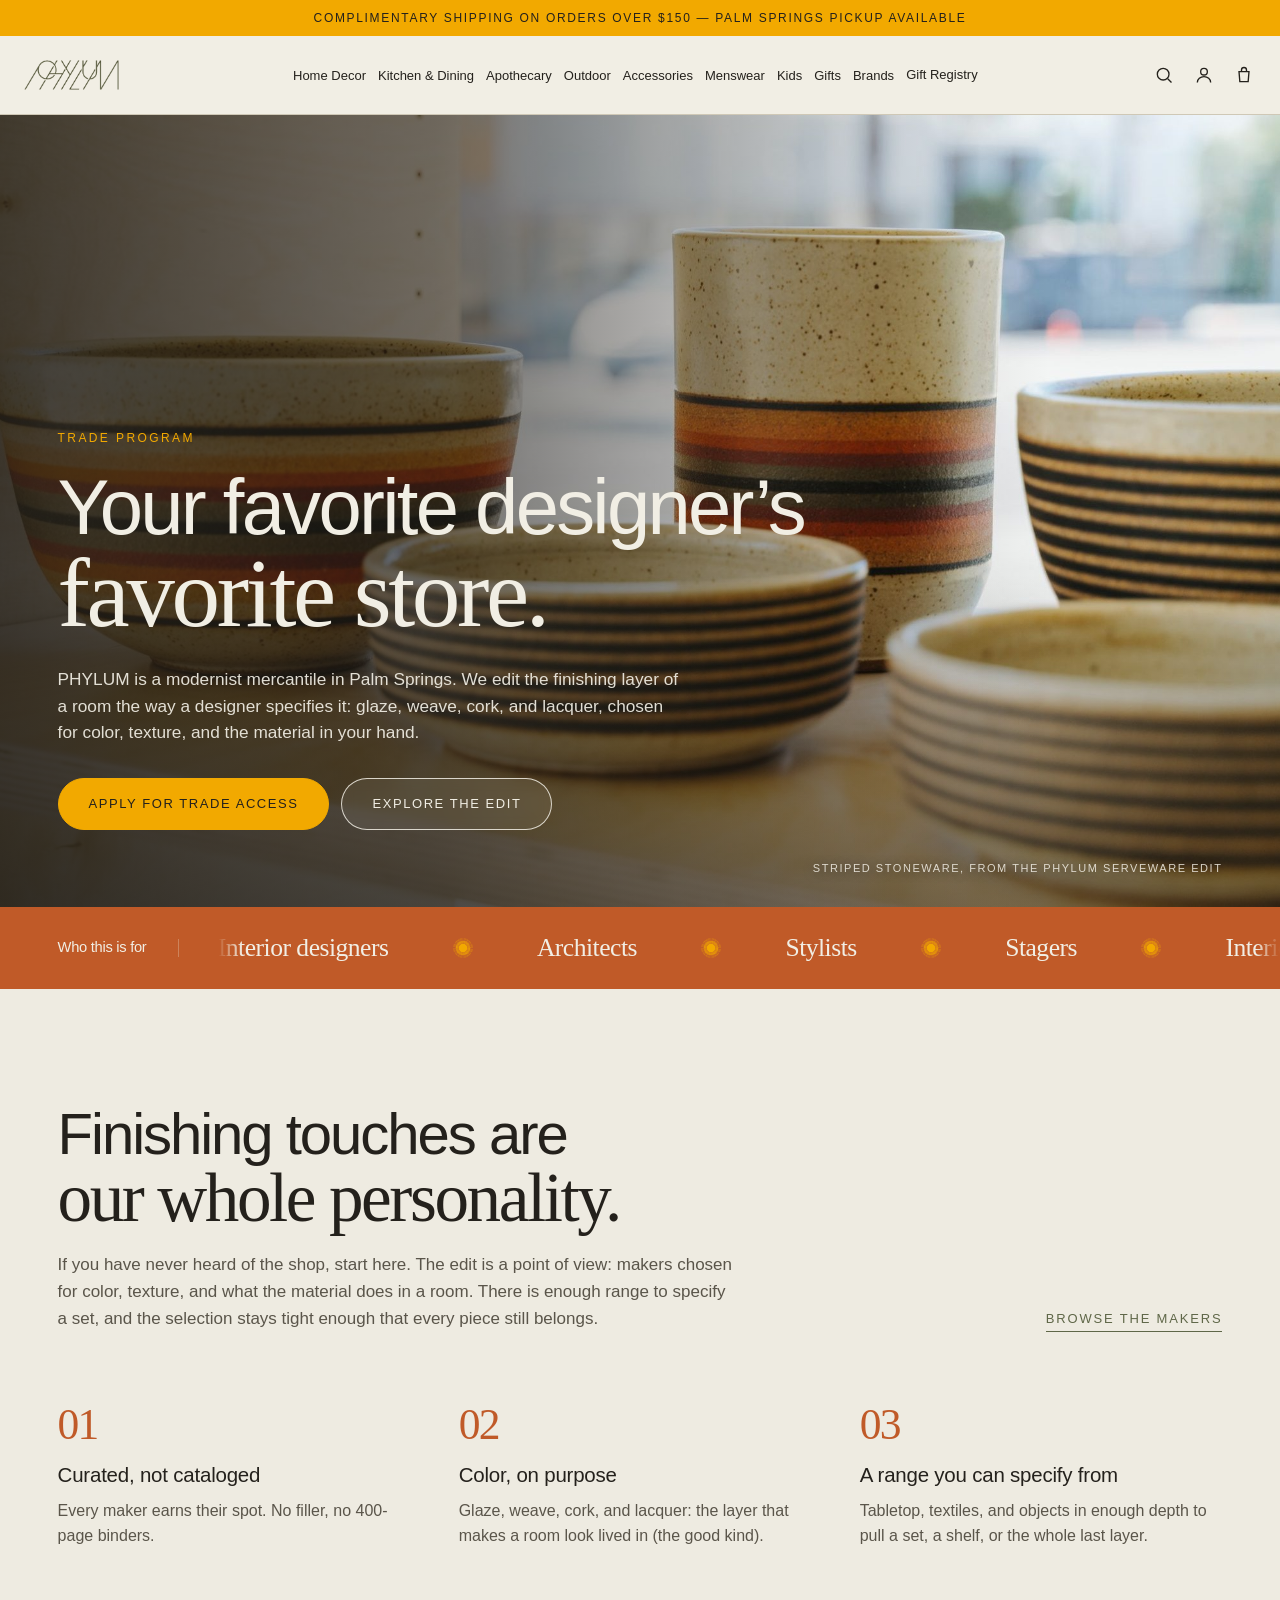
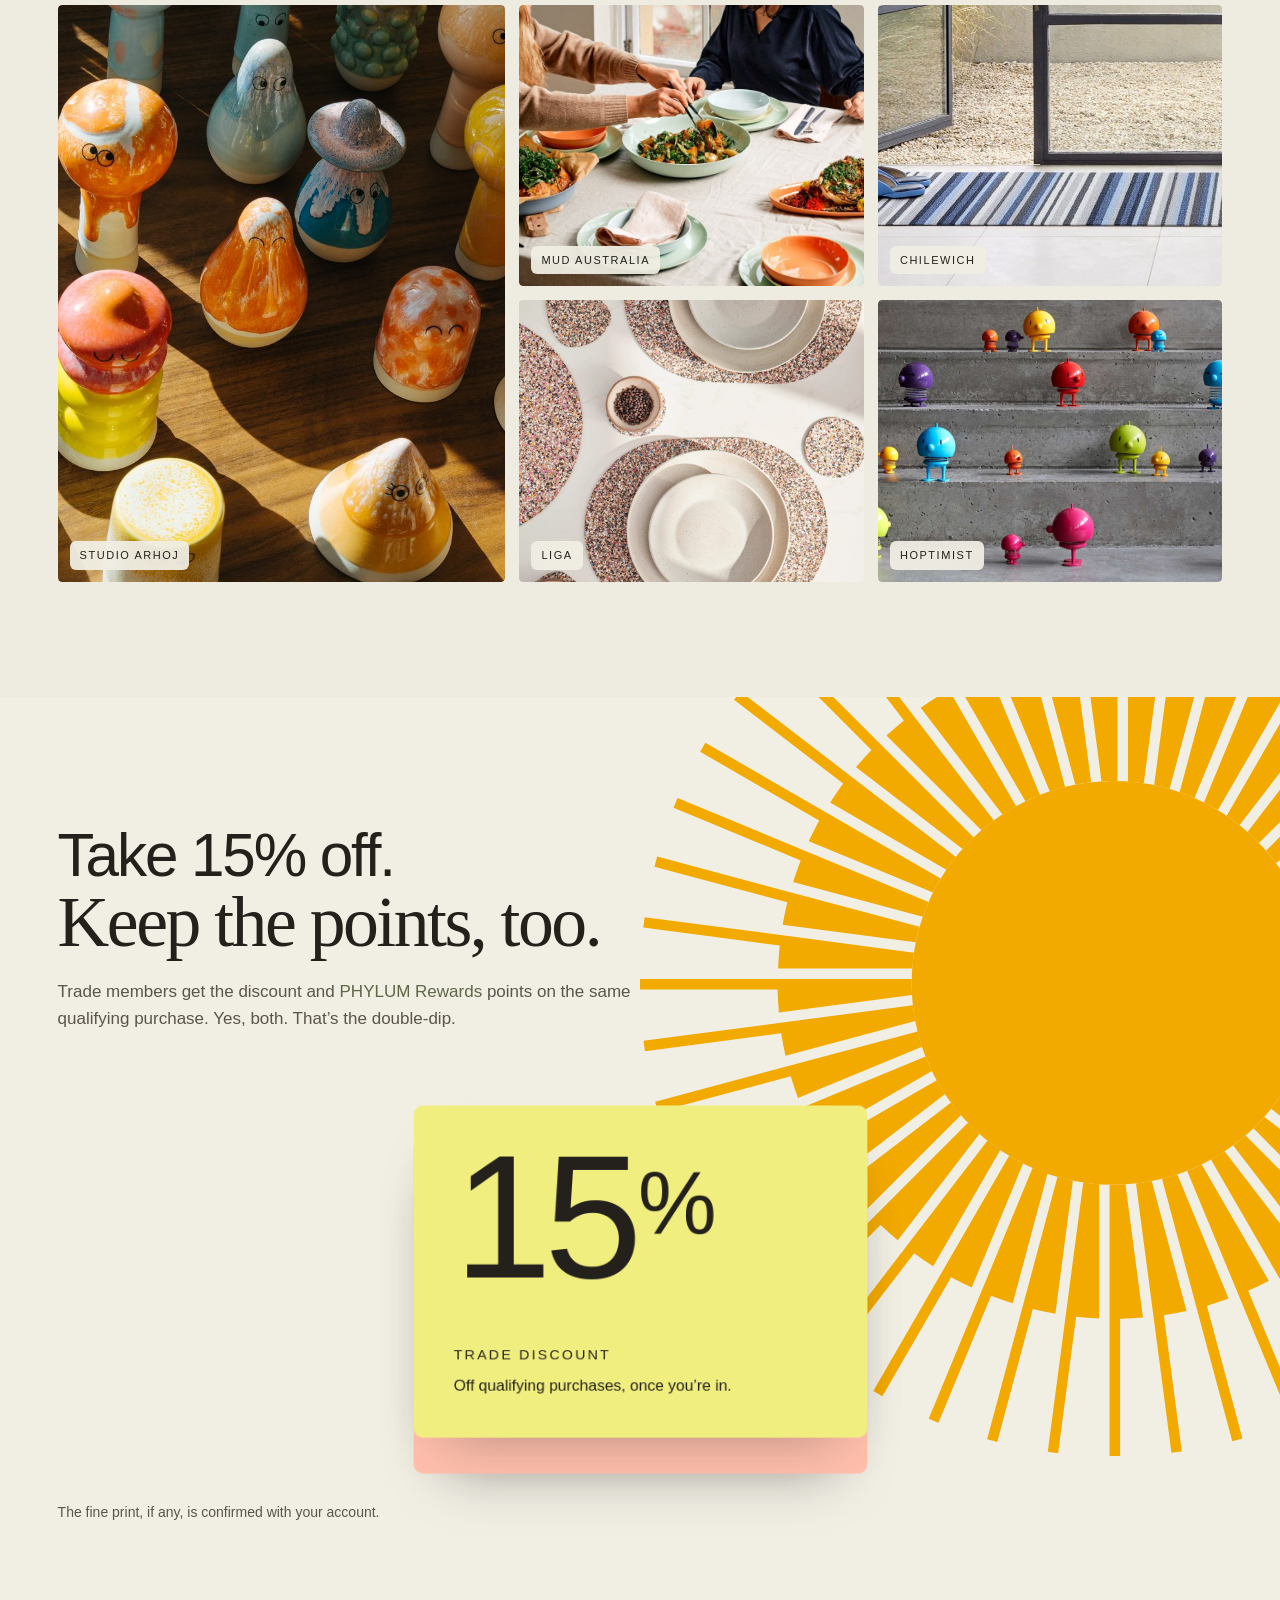
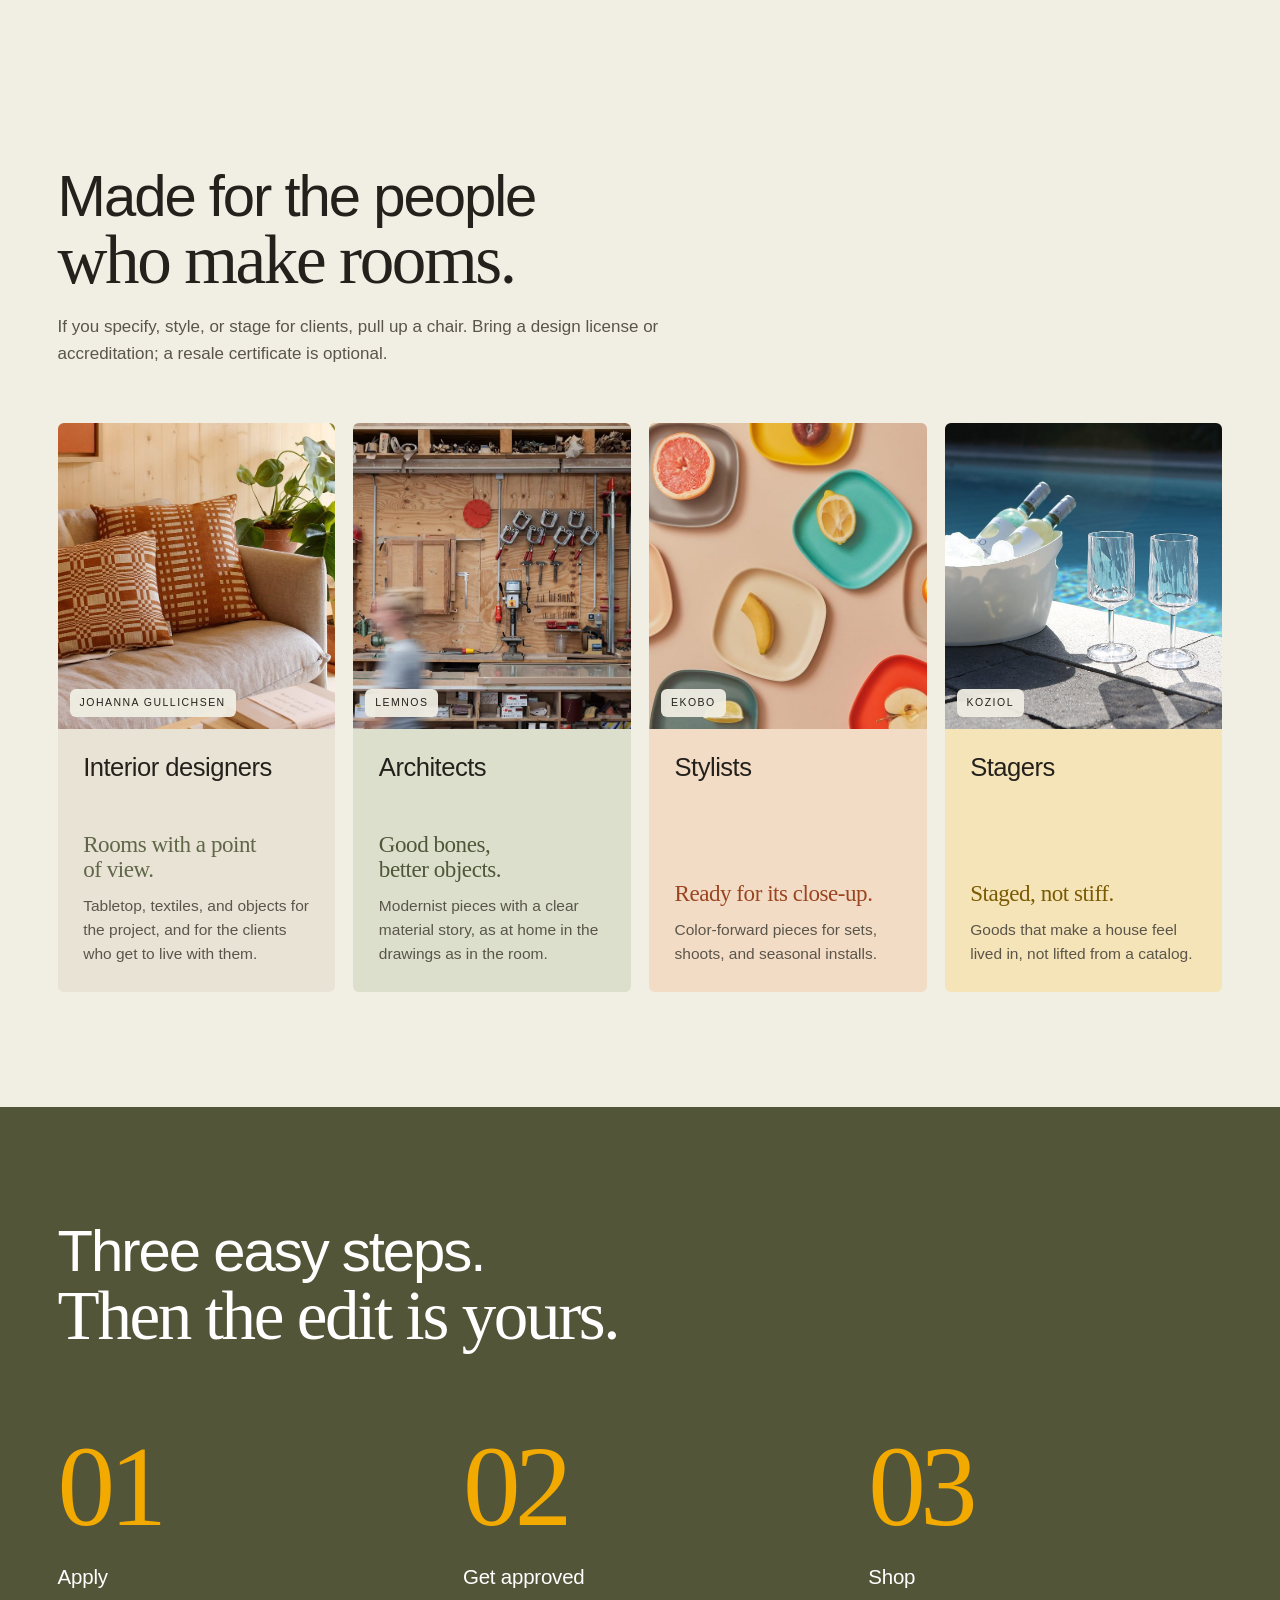
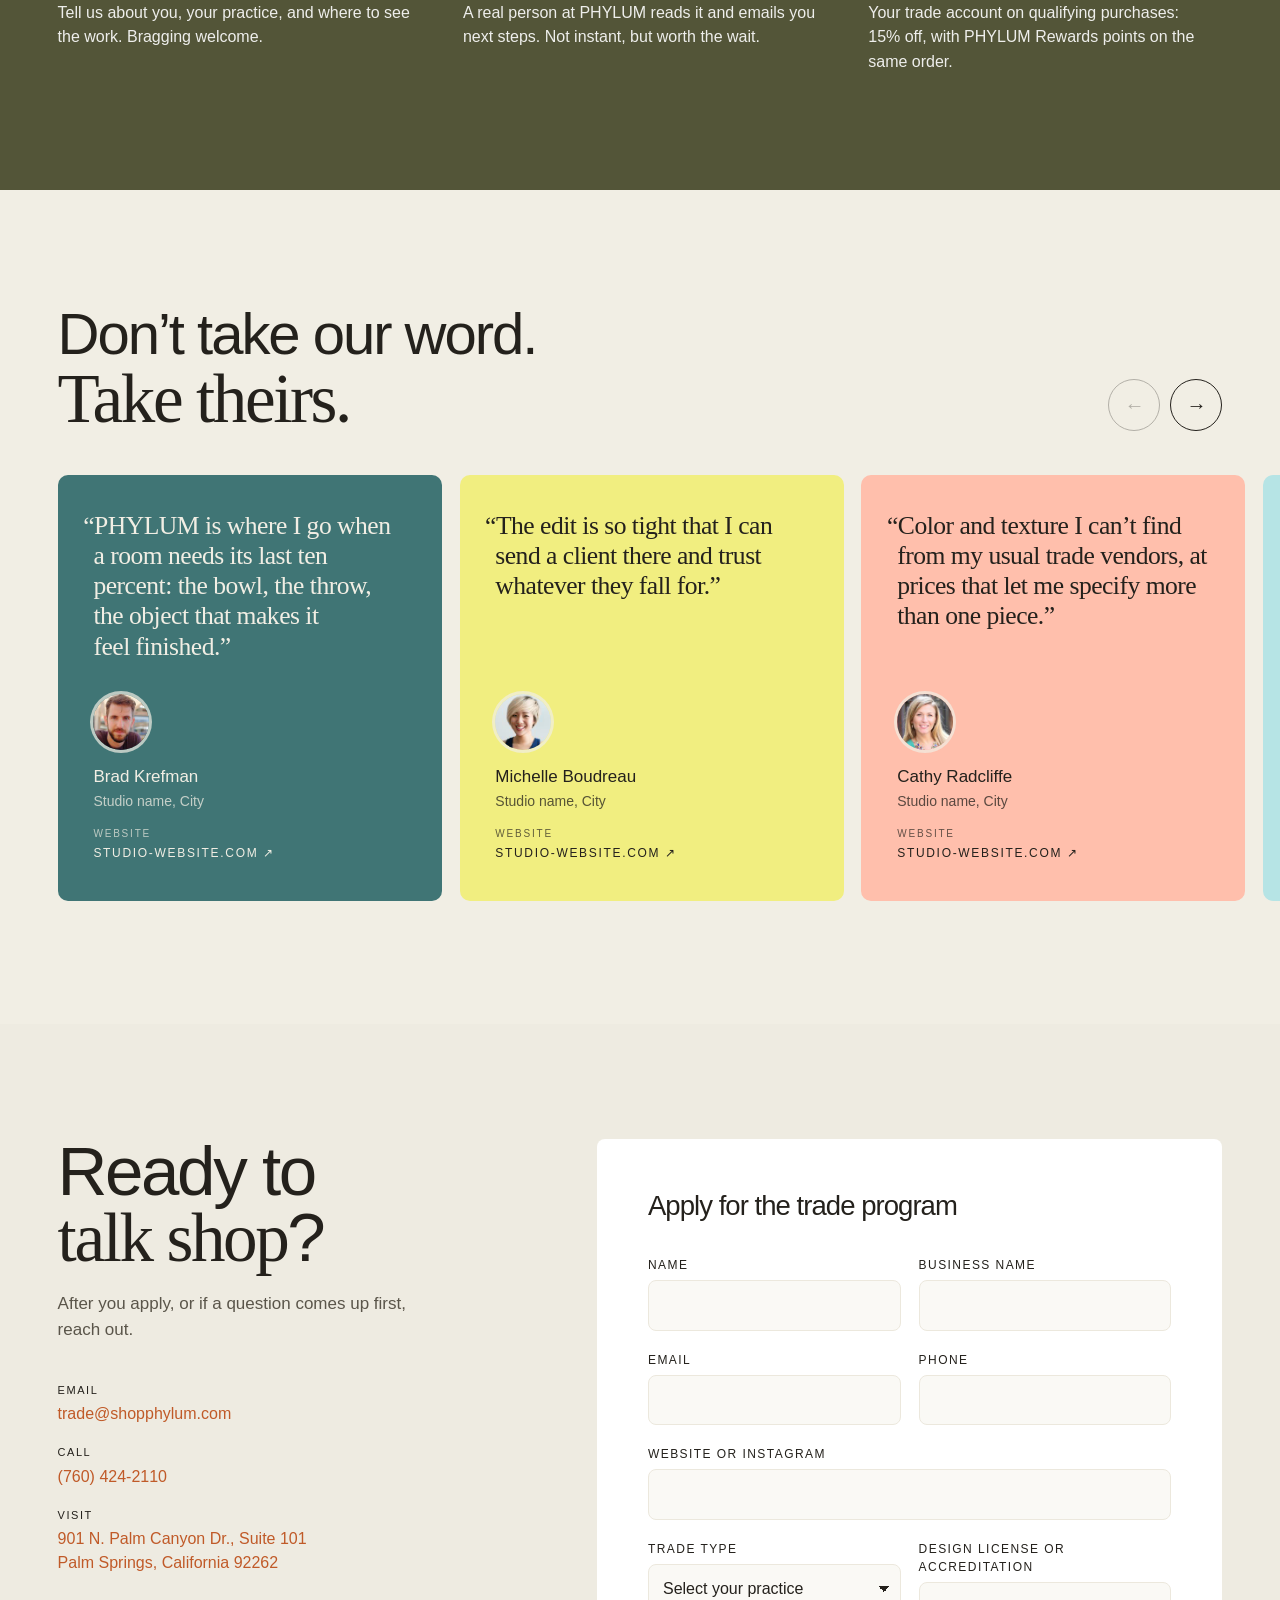
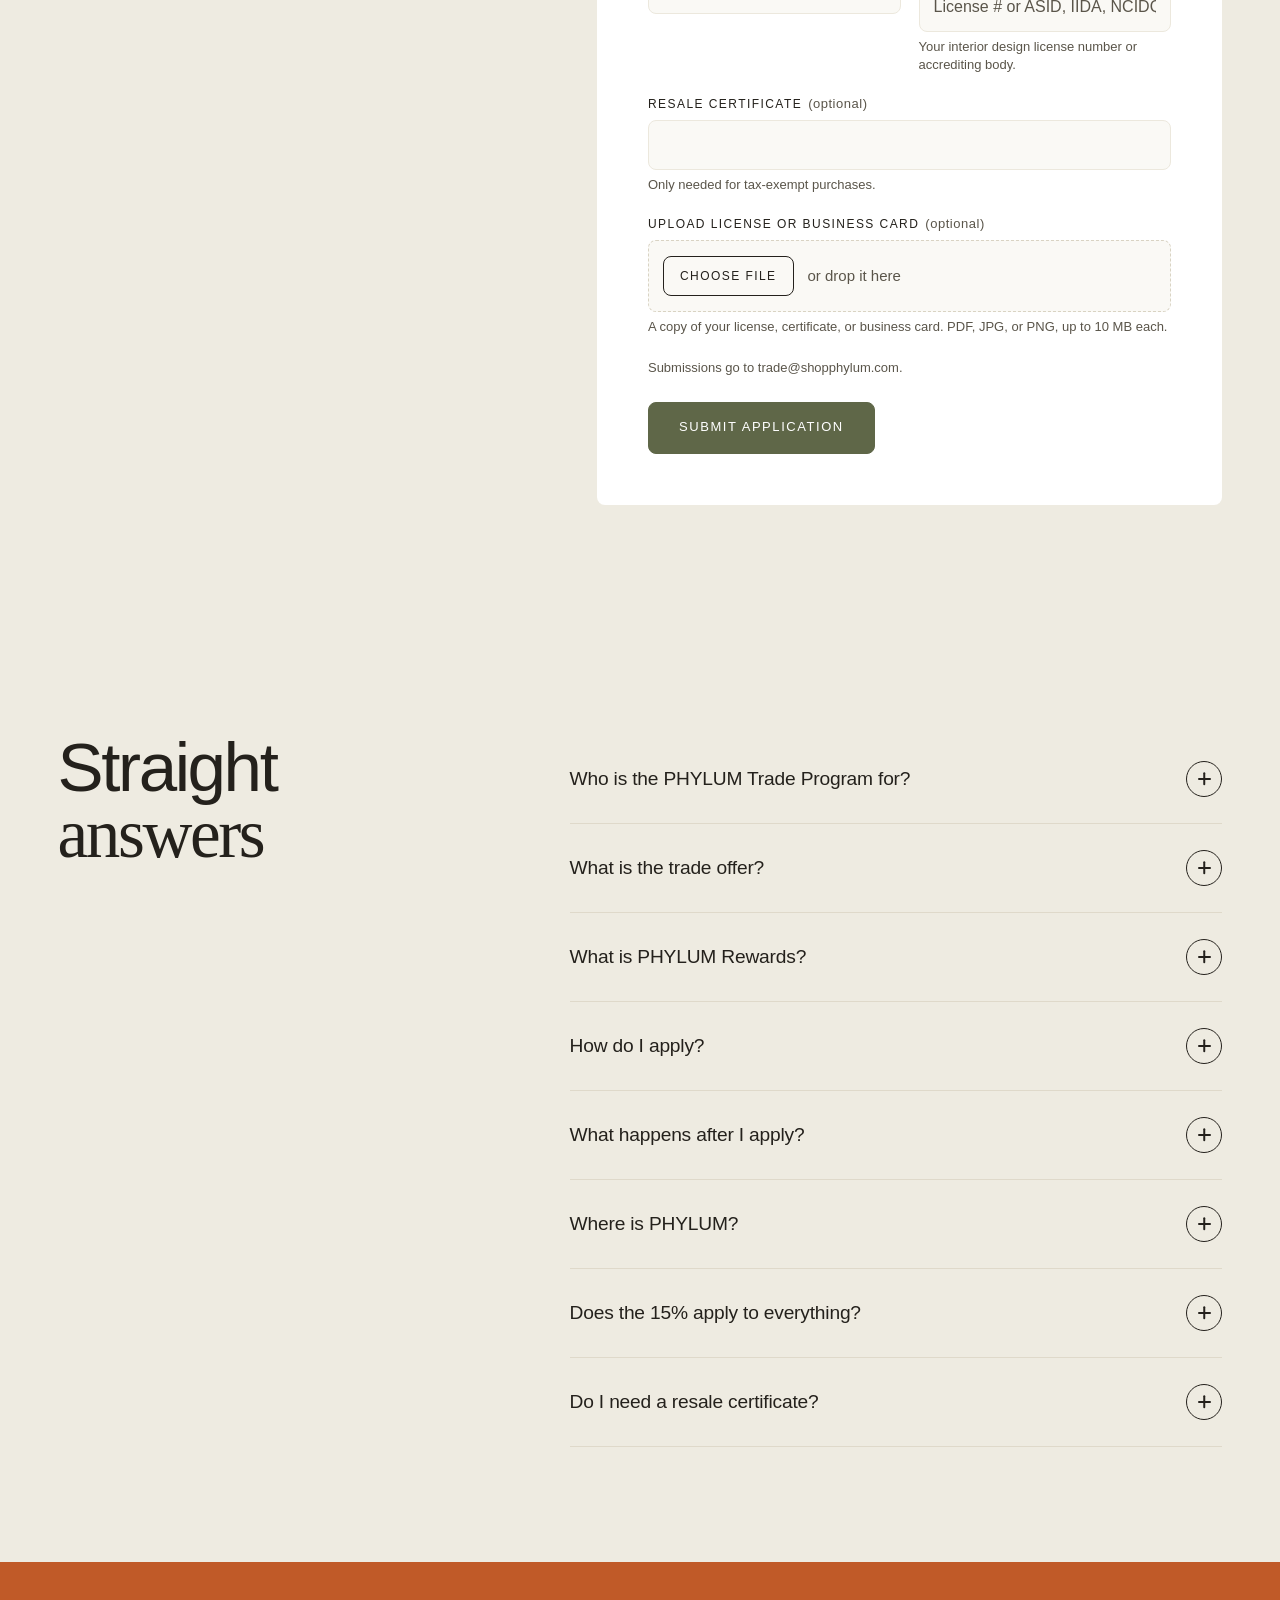
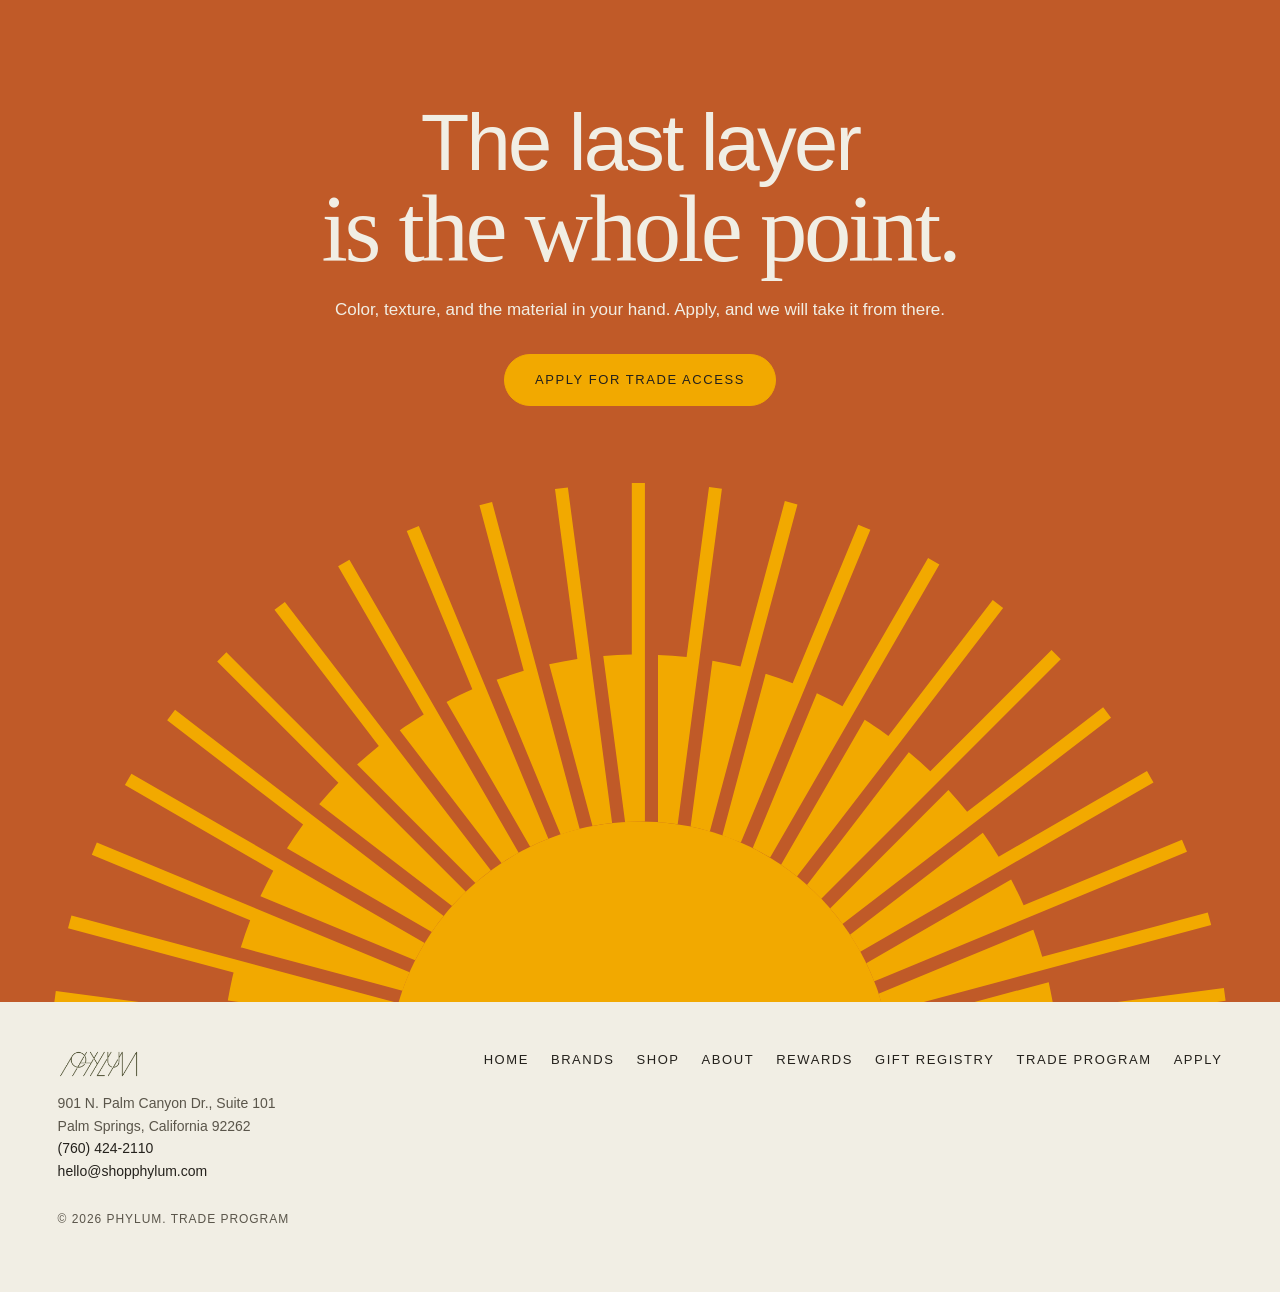
<file: trade.html>
<!DOCTYPE html>
<html lang="en">
<head>
<meta charset="UTF-8">
<meta name="viewport" content="width=device-width, initial-scale=1.0">
<title>Trade Program for Designers &amp; Architects | PHYLUM Palm Springs</title>
<meta name="description" content="PHYLUM’s Trade Program for interior designers, architects, stylists, and stagers. A curated edit of finishing pieces, chosen for color, texture, and material, from our modernist mercantile in Palm Springs.">
<link rel="canonical" href="https://phylum-menu.onrender.com/trade.html">
<meta name="robots" content="noindex, follow">
<meta name="theme-color" content="#F1EEE4">
<meta property="og:type" content="website">
<meta property="og:site_name" content="PHYLUM">
<meta property="og:locale" content="en_US">
<meta property="og:title" content="PHYLUM Trade Program: your favorite designer’s favorite store">
<meta property="og:description" content="A curated edit of finishing pieces, chosen for color, texture, and material. For designers, architects, stylists, and stagers.">
<meta property="og:url" content="https://phylum-menu.onrender.com/trade.html">
<meta property="og:image" content="https://phylum-menu.onrender.com/assets/trade/hero-striped-stoneware.jpg">
<meta property="og:image:alt" content="Striped speckled stoneware bowls and a tumbler on a sunlit birch shelf at PHYLUM.">
<meta name="twitter:card" content="summary_large_image">
<meta name="twitter:title" content="PHYLUM Trade Program: your favorite designer’s favorite store">
<meta name="twitter:description" content="A curated edit of finishing pieces, chosen for color, texture, and material. PHYLUM’s Trade Program in Palm Springs.">
<meta name="twitter:image" content="https://phylum-menu.onrender.com/assets/trade/hero-striped-stoneware.jpg">
<meta name="twitter:image:alt" content="Striped speckled stoneware bowls and a tumbler on a sunlit birch shelf at PHYLUM.">
<link rel="icon" href="assets/event/phylum-sun.svg" type="image/svg+xml">
<link rel="preconnect" href="https://cdn.shopify.com" crossorigin>
<style>
  @font-face {
    font-family: "GTAlpinaLight";
    src: url("https://cdn.shopify.com/s/files/1/0683/2196/8279/files/GT-Alpina-Standard-Light.woff2?v=1752612418") format("woff2");
    font-weight: 300;
    font-style: normal;
    font-display: swap;
  }
  @font-face {
    font-family: "PPNeueMontreal";
    src: url("https://cdn.shopify.com/s/files/1/0683/2196/8279/files/PPNeueMontreal-Medium.woff2?v=1751331964") format("woff2");
    font-weight: 500;
    font-style: normal;
    font-display: swap;
  }

  :root {
    --lime: #F0FFAE;
    --peach: #FFBFAC;
    --paper: #F1EEE4;
    --paper-deep: #E8E3D5;
    --paper-soft: #EEEBE1;
    --ink: #24211C;
    --ink-soft: #5A554A;
    --line: #CFC8B6;
    --sage: #7C8360;
    /* Brand sage fails AA for small type and for white labels. This is the same hue, darkened. */
    --sage-deep: #5F6748;
    --yellow: #f2a900;
    --clay: #C05A28;
    --serif: "GTAlpinaLight", "Iowan Old Style", Palatino, "Palatino Linotype", Georgia, serif;
    --sans: "PPNeueMontreal", "Helvetica Neue", Arial, sans-serif;
    --body: "Helvetica Neue", Helvetica, Arial, sans-serif;
    --ease: cubic-bezier(0.16, 1, 0.3, 1);
    --gutter: clamp(20px, 4.5vw, 72px);
    --max: 1440px;
    --sun: url("assets/event/phylum-sun.svg");
  }

  .trade-page { color-scheme: light; }
  body.chrome-loading .tp { visibility: hidden; }
  .trade-page .nav-version-switcher { display: none !important; }
  .trade-page a.nav-direct[aria-current="page"] {
    box-shadow: inset 0 -1.5px 0 currentColor;
  }
  .trade-page a,
  .trade-page button,
  .trade-page summary,
  .trade-page input,
  .trade-page select,
  .trade-page label,
  .trade-page form {
    -webkit-tap-highlight-color: transparent;
  }
  .trade-page :focus:not(:focus-visible) {
    outline: none;
  }

  .tp {
    font-family: var(--body);
    font-style: normal;
    font-synthesis: none;
    color: var(--ink);
    background: var(--paper);
    line-height: 1.5;
    overflow-x: clip;
  }
  .tp em, .tp i, .tp h1, .tp h2, .tp h3, .tp address { font-style: normal; }
  .tp h1, .tp h2 {
    font-family: var(--serif);
    font-weight: 300;
    font-synthesis: none;
  }
  .tp h3, .tp .tp-eyebrow, .tp .tp-lede, .tp .tp-intro, .tp .tp-offer-intro {
    font-family: var(--sans);
    font-weight: 500;
    font-synthesis: none;
  }

  .tp * { box-sizing: border-box; }
  .tp img { max-width: 100%; display: block; }
  .tp p { text-wrap: pretty; }
  .tp a { color: inherit; }
  a.tp-btn--solid,
  a.tp-btn--solid:hover,
  a.tp-btn--solid:focus-visible { color: #fff; }
  a.tp-btn--ghost,
  a.tp-btn--ghost:focus-visible { color: var(--ink); }
  a.tp-btn--ghost:hover,
  a.tp-btn--ghost:hover:focus-visible { color: var(--paper); }
  a.tp-btn--light,
  a.tp-btn--light:focus-visible { color: var(--paper); }
  a.tp-btn--light:hover,
  a.tp-btn--light:hover:focus-visible { color: var(--ink); }
  a.tp-btn--paper,
  a.tp-btn--paper:hover,
  a.tp-btn--paper:focus-visible,
  a.tp-btn--sun,
  a.tp-btn--sun:hover,
  a.tp-btn--sun:focus-visible { color: var(--ink); }
  a.tp-btn--clay,
  a.tp-btn--clay:focus-visible { color: #fff; }
  a.tp-btn--clay:hover { color: var(--ink); }
  a.tp-text-link { color: var(--sage-deep); }

  .skip {
    position: absolute;
    left: 16px;
    top: -48px;
    z-index: 400;
    background: var(--ink);
    color: var(--paper);
    padding: 10px 14px;
    font-family: var(--sans);
    font-size: 13px;
    letter-spacing: 0.08em;
    text-transform: uppercase;
  }
  .skip:focus { top: 16px; }

  .tp-wrap {
    width: min(var(--max), calc(100% - var(--gutter) * 2));
    margin-inline: auto;
  }
  .tp-apply-grid > *,
  .tp-pair > *,
  .tp-mosaic,
  .tp-mosaic figure,
  .tp-edit-head > *,
  .tp-faq-grid > * {
    min-width: 0;
  }

  /* Display headings: a sans lead line, then a serif close. */
  .tp-s {
    display: block;
    font-family: var(--sans);
    font-weight: 500;
    font-size: 0.84em;
    letter-spacing: -0.035em;
    line-height: 1;
    margin-bottom: 0.04em;
  }

  .tp-eyebrow {
    display: flex;
    align-items: center;
    gap: 10px;
    font-family: var(--sans);
    font-weight: 500;
    font-size: 12px;
    letter-spacing: 0.2em;
    text-transform: uppercase;
    color: var(--sage-deep);
    margin: 0 0 22px;
  }

  @keyframes tp-spin { to { rotate: 360deg; } }

  .tp-sun {
    display: inline-block;
    flex-shrink: 0;
    width: 16px;
    aspect-ratio: 1;
    background: currentColor;
    -webkit-mask: var(--sun) center / contain no-repeat;
            mask: var(--sun) center / contain no-repeat;
  }
  .tp-eyebrow .tp-sun { animation: tp-spin 14s linear infinite; }

  .tp-btn {
    display: inline-flex;
    align-items: center;
    justify-content: center;
    gap: 10px;
    min-height: 52px;
    max-width: 100%;
    padding: 15px 30px;
    border-radius: 999px;
    border: 1px solid transparent;
    font-family: var(--sans);
    font-weight: 500;
    font-style: normal;
    font-size: 13px;
    line-height: 1.25;
    letter-spacing: 0.12em;
    text-transform: uppercase;
    text-align: center;
    text-decoration: none;
    white-space: normal;
    overflow: visible;
    overflow-wrap: break-word;
    min-width: 0;
    cursor: pointer;
    transition: background 0.35s var(--ease), color 0.35s var(--ease), border-color 0.35s var(--ease);
  }
  .tp-btn--solid {
    background: var(--sage-deep);
    border-color: var(--sage-deep);
    color: #fff;
  }
  .tp-btn--solid:hover { background: var(--ink); border-color: var(--ink); color: #fff; }
  .tp-btn--ghost {
    background: transparent;
    border-color: var(--ink);
    color: var(--ink);
  }
  .tp-btn--ghost:hover { background: var(--ink); border-color: var(--ink); color: var(--paper); }
  .tp-btn--light {
    background: rgba(241, 238, 228, 0.08);
    border-color: rgba(241, 238, 228, 0.85);
    color: var(--paper);
    -webkit-backdrop-filter: blur(6px);
            backdrop-filter: blur(6px);
  }
  .tp-btn--light:hover { background: var(--paper); border-color: var(--paper); color: var(--ink); }
  .tp-btn--paper {
    background: var(--paper);
    border-color: var(--paper);
    color: var(--ink);
  }
  .tp-btn--paper:hover { background: var(--yellow); border-color: var(--yellow); color: var(--ink); }
  .tp-btn--sun {
    background: var(--yellow);
    border-color: var(--yellow);
    color: var(--ink);
  }
  .tp-btn--sun:hover { background: var(--lime); border-color: var(--lime); color: var(--ink); }
  .tp-btn--clay {
    background: var(--clay);
    border-color: var(--clay);
    color: #fff;
  }
  .tp-btn--clay:hover { background: var(--yellow); border-color: var(--yellow); color: var(--ink); }
  .tp-hero .tp-btn:focus-visible,
  .tp-close .tp-btn:focus-visible,
  .tp-offer .tp-btn:focus-visible,
  .tp-offer a:focus-visible {
    outline-color: var(--yellow);
  }

  .tp :focus-visible {
    outline: 2px solid var(--sage-deep);
    outline-offset: 3px;
  }

  /* ---------- Hero ---------- */
  .tp-hero {
    position: relative;
    isolation: isolate;
    display: grid;
    align-items: end;
    min-height: clamp(640px, 88svh, 960px);
    padding: clamp(40px, 5vw, 72px) 0 clamp(56px, 6vw, 96px);
    color: var(--paper);
    background: #3B3125;
    overflow: hidden;
  }
  .tp-hero-bg {
    position: absolute;
    inset: 0;
    z-index: -2;
    width: 100%;
    height: 100%;
    object-fit: cover;
    object-position: 70% 55%;
    transform: scale(1.06);
    transition: transform 2.4s var(--ease);
  }
  .is-ready .tp-hero-bg { transform: scale(1); }
  .tp-hero-shade {
    position: absolute;
    inset: 0;
    z-index: -1;
    background:
      linear-gradient(90deg, rgba(30, 27, 22, 0.82) 0%, rgba(30, 27, 22, 0.6) 34%, rgba(30, 27, 22, 0.14) 66%, rgba(30, 27, 22, 0) 82%),
      linear-gradient(0deg, rgba(30, 27, 22, 0.5) 0%, rgba(30, 27, 22, 0) 42%);
  }
  .tp-hero-inner { position: relative; }
  .tp-hero-copy { max-width: 900px; }

  .tp-hero .tp-eyebrow { color: var(--yellow); }

  .tp-hero h1 {
    font-size: clamp(56px, 7.6vw, 136px);
    line-height: 0.9;
    letter-spacing: -0.035em;
    margin: 0 0 28px;
  }
  .tp-hero h1 .tp-s { font-size: 0.8em; }

  .tp-lede {
    font-family: var(--sans);
    font-weight: 500;
    font-size: clamp(17px, 1.35vw, 20px);
    line-height: 1.55;
    color: rgba(241, 238, 228, 0.92);
    max-width: 36em;
    margin: 0 0 32px;
  }

  .tp-ctas { display: flex; flex-wrap: wrap; gap: 12px; }
  .tp-hero-cap {
    position: absolute;
    right: var(--gutter);
    bottom: clamp(20px, 2.4vw, 32px);
    margin: 0;
    font-family: var(--sans);
    font-size: 11px;
    letter-spacing: 0.14em;
    text-transform: uppercase;
    color: rgba(241, 238, 228, 0.86);
    text-shadow: 0 1px 10px rgba(30, 27, 22, 0.5);
  }

  /* ---------- Ticker ---------- */
  .tp-ticker {
    background: var(--clay);
    color: var(--paper);
    overflow: hidden;
    padding: clamp(16px, 2vw, 22px) 0;
  }
  .tp-ticker-inner {
    display: flex;
    align-items: center;
    gap: clamp(20px, 3vw, 40px);
  }
  .tp-ticker-label {
    flex-shrink: 0;
    padding-left: max(var(--gutter), calc((100vw - var(--max)) / 2));
    padding-right: clamp(20px, 2.5vw, 32px);
    border-right: 1px solid color-mix(in srgb, var(--paper) 28%, transparent);
  }
  .tp-ticker-heading {
    margin: 0;
    font-family: var(--sans);
    font-size: clamp(14px, 1.15vw, 17px);
    font-weight: 500;
    letter-spacing: -0.02em;
    line-height: 1.2;
    color: var(--paper);
    white-space: nowrap;
  }
  .tp-ticker-scroll {
    flex: 1;
    min-width: 0;
    overflow: hidden;
    mask-image: linear-gradient(90deg, transparent, #000 24px, #000 calc(100% - 24px), transparent);
  }
  .tp-ticker-track {
    display: flex;
    width: max-content;
    animation: tp-marquee 46s linear infinite;
  }
  .tp-ticker-row {
    display: flex;
    align-items: center;
    gap: clamp(48px, 5vw, 80px);
    padding-right: clamp(48px, 5vw, 80px);
    margin: 0;
    list-style: none;
  }
  .tp-ticker-row li {
    display: flex;
    align-items: center;
    gap: clamp(48px, 5vw, 80px);
    font-family: var(--serif);
    font-weight: 300;
    font-size: clamp(22px, 2vw, 30px);
    letter-spacing: -0.02em;
    white-space: nowrap;
  }
  .tp-ticker-row .tp-sun {
    width: 0.8em;
    color: var(--yellow);
    animation: tp-spin 12s linear infinite;
  }
  @keyframes tp-marquee { to { transform: translateX(-50%); } }

  /* ---------- Offer ---------- */
  .tp-offer {
    position: relative;
    isolation: isolate;
    overflow: hidden;
    background: var(--paper);
    color: var(--ink);
    padding: clamp(80px, 10vw, 148px) 0;
  }
  .tp-offer-sun {
    position: absolute;
    z-index: -1;
    right: -24vw;
    top: 30%;
    width: min(74vw, 1040px);
    translate: 0 -50%;
    color: var(--yellow);
  }
  .tp-offer-sun .tp-sun { width: 100%; display: block; animation: tp-spin 160s linear infinite; }
  .tp-offer .tp-eyebrow { color: var(--sage-deep); }
  .tp-offer h2 {
    font-size: clamp(44px, 5.6vw, 96px);
    line-height: 0.95;
    letter-spacing: -0.035em;
    margin: 0 0 22px;
    max-width: 18ch;
  }
  .tp-offer-intro {
    max-width: 36em;
    font-size: clamp(17px, 1.3vw, 19px);
    line-height: 1.6;
    color: var(--ink-soft);
    margin: 0 0 clamp(48px, 6vw, 88px);
  }
  .tp-offer-intro a { color: var(--sage-deep); }

  .tp-pair {
    display: grid;
    grid-template-columns: 1fr auto 1fr;
    gap: clamp(20px, 3vw, 56px);
    align-items: center;
  }
  .tp-deal {
    --deal: #F1EE80;
    position: relative;
    isolation: isolate;
    overflow: hidden;
    background: var(--deal);
    color: var(--ink);
    border-radius: 10px;
    padding: clamp(28px, 3.4vw, 52px);
    height: 100%;
    box-shadow: 0 30px 60px -36px rgba(36, 33, 28, 0.4);
  }
  .tp-deal--joy { --deal: var(--peach); }
  /* Scroll-driven: --p goes 0 (stacked in the center) to 1 (side by side). */
  .tp-pair.is-scrolly { position: relative; }
  .tp-pair.is-scrolly .tp-deal {
    transform: translate3d(calc(var(--dx, 0px) * (1 - var(--p, 1))), calc(var(--dy, 0px) * (1 - var(--p, 1))), 0) scale(calc(0.92 + 0.08 * var(--p, 1)));
    will-change: transform;
  }
  .tp-pair.is-scrolly .tp-deal:first-child { position: relative; z-index: 2; --dy: -18px; }
  .tp-pair.is-scrolly .tp-deal--joy { --dy: 18px; }
  .tp-pair.is-scrolly .tp-plus {
    opacity: var(--p, 1);
    transform: scale(calc(0.4 + 0.6 * var(--p, 1))) rotate(calc(-180deg * (1 - var(--p, 1))));
  }
  .tp-deal .tp-num {
    font-family: var(--sans);
    font-weight: 500;
    font-size: clamp(120px, 15vw, 248px);
    line-height: 0.8;
    letter-spacing: -0.045em;
    margin: 0 0 0.32em;
    color: var(--ink);
  }
  .tp-num-unit { font-size: 0.5em; letter-spacing: -0.02em; vertical-align: 0.5em; margin-left: 0.04em; }
  .tp-deal h3 {
    font-family: var(--sans);
    font-weight: 500;
    font-size: clamp(15px, 1.2vw, 18px);
    letter-spacing: 0.16em;
    text-transform: uppercase;
    margin: 0 0 10px;
  }
  .tp-deal p {
    margin: 0;
    max-width: 30em;
    color: var(--ink);
    font-size: 17px;
    line-height: 1.55;
  }
  .tp-plus {
    position: relative;
    display: grid;
    place-items: center;
    width: clamp(84px, 8vw, 132px);
    aspect-ratio: 1;
    color: var(--ink);
  }
  .tp-plus-glyph {
    position: relative;
    font-family: var(--serif);
    font-weight: 300;
    font-size: clamp(56px, 5vw, 88px);
    line-height: 1;
    color: var(--ink);
    padding-bottom: 0.08em;
  }
  .tp-note {
    margin: 32px 0 0;
    font-size: 14px;
    color: var(--ink-soft);
  }

  /* ---------- Sections ---------- */
  .tp-section { padding: clamp(80px, 9vw, 140px) 0; }
  .tp-section--deep { background: var(--paper-deep); }
  .tp-section h2,
  .tp-apply h2,
  .tp-faq h2,
  .tp-edit h2 {
    font-size: clamp(44px, 5.4vw, 92px);
    line-height: 0.95;
    letter-spacing: -0.035em;
    margin: 0 0 20px;
  }
  .tp-intro {
    max-width: 40em;
    font-size: clamp(17px, 1.3vw, 19px);
    line-height: 1.6;
    color: var(--ink-soft);
    margin: 0 0 clamp(40px, 4.4vw, 64px);
  }

  /* Who it's for */
  .tp-who {
    display: grid;
    grid-template-columns: repeat(4, minmax(0, 1fr));
    gap: clamp(14px, 1.4vw, 22px);
    list-style: none;
    margin: 0;
    padding: 0;
  }
  .tp-card {
    --card: var(--paper-deep);
    --accent: var(--sage-deep);
    display: flex;
    flex-direction: column;
    background: var(--card);
    border-radius: 6px;
    overflow: hidden;
  }
  .tp-card--sage { --card: #DCDFCB; --accent: #4F5739; }
  .tp-card--apricot { --card: #F3DCC6; --accent: #9A4520; }
  .tp-card--sun { --card: #F5E4B8; --accent: #7A5A00; }
  .tp-card figure { position: relative; margin: 0; overflow: hidden; aspect-ratio: 4 / 4.4; }
  .tp-card img {
    width: 100%;
    height: 100%;
    object-fit: cover;
    transition: transform 0.9s var(--ease);
  }
  .tp-card:hover img { transform: scale(1.05); }
  .tp-card figcaption {
    position: absolute;
    left: 12px;
    bottom: 12px;
    background: rgba(241, 238, 228, 0.94);
    color: var(--ink);
    padding: 6px 10px;
    border-radius: 6px;
    font-family: var(--sans);
    font-size: 10.5px;
    letter-spacing: 0.14em;
    text-transform: uppercase;
  }
  .tp-card-num {
    position: absolute;
    top: 12px;
    right: 12px;
    display: grid;
    place-items: center;
    width: 54px;
    aspect-ratio: 1;
    color: var(--yellow);
  }
  .tp-card-num .tp-sun { position: absolute; inset: 0; width: 100%; animation: tp-spin 30s linear infinite; }
  .tp-card-num span:last-child {
    position: relative;
    font-family: var(--sans);
    font-weight: 500;
    font-size: 13px;
    letter-spacing: 0.04em;
    color: var(--ink);
  }
  .tp-card-body {
    display: flex;
    flex-direction: column;
    flex: 1;
    padding: clamp(22px, 2vw, 30px);
  }
  .tp-card h3 {
    font-family: var(--sans);
    font-weight: 500;
    font-size: clamp(24px, 2vw, 32px);
    letter-spacing: -0.02em;
    line-height: 1.02;
    margin: 0 0 clamp(40px, 4vw, 64px);
  }
  .tp-card-foot { margin-top: auto; }
  .tp-card-tag {
    font-family: var(--serif);
    font-weight: 300;
    font-size: clamp(22px, 1.8vw, 28px);
    line-height: 1.1;
    letter-spacing: -0.02em;
    color: var(--accent);
    margin: 0 0 12px;
  }
  .tp-card-foot > p:not(.tp-card-tag) {
    margin: 0;
    color: var(--ink-soft);
    font-size: 15.5px;
    line-height: 1.55;
  }
  /* How it works */
  #how h2 { margin-bottom: clamp(64px, 7vw, 120px); }
  .tp-how { background: #535538; color: #fff; }
  .tp-how .tp-eyebrow { color: #fff; }
  .tp-how .tp-eyebrow .tp-sun { color: var(--yellow); }
  .tp-how h2,
  .tp-how .tp-steps h3 { color: #fff; }
  .tp-how .tp-steps p { color: rgba(255, 255, 255, 0.9); }
  .tp-steps {
    display: grid;
    grid-template-columns: repeat(3, 1fr);
    gap: clamp(28px, 4vw, 72px);
    list-style: none;
    margin: 0;
    padding: 0;
  }
  .tp-step-num {
    display: block;
    font-family: var(--serif);
    font-weight: 300;
    font-size: clamp(96px, 9vw, 160px);
    line-height: 0.85;
    letter-spacing: -0.05em;
    color: var(--yellow);
    margin-bottom: 26px;
  }
  .tp-steps h3 {
    font-family: var(--sans);
    font-weight: 500;
    font-size: clamp(20px, 1.6vw, 24px);
    letter-spacing: -0.01em;
    margin: 0 0 8px;
  }
  .tp-steps p {
    margin: 0;
    color: var(--ink-soft);
    font-size: 16px;
    line-height: 1.55;
    max-width: 30em;
  }

  /* ---------- Edit ---------- */
  .tp-edit-head {
    display: flex;
    justify-content: space-between;
    align-items: flex-end;
    gap: 24px;
    margin-bottom: clamp(56px, 5.5vw, 88px);
  }
  .tp-edit-head .tp-intro { margin: 0; }
  .tp-text-link {
    font-family: var(--sans);
    font-size: 13px;
    letter-spacing: 0.14em;
    text-transform: uppercase;
    color: var(--sage-deep);
    text-decoration: none;
    border-bottom: 1px solid currentColor;
    padding-bottom: 3px;
    white-space: nowrap;
  }
  .tp-text-link:hover { color: var(--ink); }

  .tp-mosaic {
    display: grid;
    grid-template-columns: 1.3fr 1fr 1fr;
    grid-template-rows: clamp(240px, 22vw, 360px) clamp(240px, 22vw, 360px);
    gap: 14px;
  }
  .tp-mosaic figure { margin: 0; position: relative; min-height: 0; overflow: hidden; border-radius: 4px; }
  .tp-mosaic > a { display: block; min-height: 0; border-radius: 4px; overflow: hidden; }
  .tp-mosaic > a:first-child { grid-row: 1 / span 2; }
  .tp-mosaic > a figure { height: 100%; }
  .tp-mosaic img {
    width: 100%;
    height: 100%;
    object-fit: cover;
    background: var(--paper-deep);
    transform: scale(1);
    transition: transform 0.7s var(--ease);
  }
  .tp-mosaic figure:hover img { transform: scale(1.035); }
  .tp-mosaic figcaption {
    position: absolute;
    left: 12px;
    bottom: 12px;
    background: rgba(241, 238, 228, 0.94);
    color: var(--ink);
    padding: 6px 10px;
    border-radius: 6px;
    font-family: var(--sans);
    font-size: 11px;
    letter-spacing: 0.14em;
    text-transform: uppercase;
  }

  /* ---------- Apply ---------- */
  .tp-apply { background: var(--paper-soft); }
  .tp-apply { padding-bottom: clamp(80px, 9vw, 140px); }
  .tp-apply-grid {
    display: grid;
    grid-template-columns: minmax(0, 0.85fr) minmax(0, 1.15fr);
    gap: clamp(28px, 6vw, 112px);
    align-items: start;
  }
  .tp-h2-sans {
    font-family: var(--sans);
    font-weight: 500;
    letter-spacing: -0.035em;
  }
  #apply-title .tp-apply-h2-lead,
  #apply-title .tp-apply-h2-serif {
    display: block;
    font-size: inherit;
    line-height: 0.95;
    letter-spacing: -0.035em;
  }
  #apply-title .tp-apply-h2-lead {
    font-family: var(--sans);
    font-weight: 500;
  }
  #apply-title .tp-apply-h2-serif {
    font-family: var(--serif);
    font-weight: 300;
  }
  /* GT Alpina’s question mark reads as a 2 at display size. Use a plain sans glyph. */
  #apply-title .tp-apply-q {
    font-family: "Helvetica Neue", Helvetica, Arial, sans-serif;
    font-weight: 500;
    font-style: normal;
    letter-spacing: 0;
    line-height: 0.8;
  }

  .tp-apply-lede {
    max-width: 22em;
    color: var(--ink-soft);
    font-size: 17px;
    line-height: 1.55;
    margin: 0 0 clamp(28px, 3vw, 40px);
  }
  .tp-apply-contact {
    list-style: none;
    margin: 0;
    padding: 0;
    display: flex;
    flex-direction: column;
    gap: 18px;
    max-width: 22em;
  }
  .tp-apply-contact-label {
    display: block;
    margin-bottom: 4px;
    font-family: var(--sans);
    font-size: 11px;
    font-weight: 500;
    letter-spacing: 0.14em;
    text-transform: uppercase;
    color: var(--ink);
  }
  .tp-apply-contact a {
    font-size: 16px;
    line-height: 1.45;
    color: var(--clay);
    text-decoration: none;
    background: linear-gradient(currentColor, currentColor) left bottom / 0% 1px no-repeat;
    transition: background-size 0.5s var(--ease);
  }
  .tp-apply-contact a:hover,
  .tp-apply-contact a:focus-visible { background-size: 100% 1px; }

  .tp-form-title {
    margin: 0 0 clamp(24px, 3vw, 36px);
    font-family: var(--sans);
    font-size: clamp(20px, 2.15vw, 28px);
    font-weight: 500;
    letter-spacing: -0.035em;
    line-height: 1.08;
    color: var(--ink);
  }

  .tp-form, .tp-success {
    background: #fff;
    border-radius: 8px;
    padding: clamp(28px, 4vw, 52px);
  }
  .tp-fields {
    display: grid;
    grid-template-columns: 1fr 1fr;
    gap: 20px 18px;
    align-items: start;
  }
  .tp-field { display: flex; flex-direction: column; gap: 6px; min-width: 0; }
  .tp-field--wide { grid-column: 1 / -1; }
  .tp-field label {
    display: flex;
    align-items: baseline;
    flex-wrap: wrap;
    gap: 6px;
    font-family: var(--sans);
    font-size: 12px;
    letter-spacing: 0.12em;
    text-transform: uppercase;
    color: var(--ink);
  }
  .tp-opt { color: var(--ink-soft); letter-spacing: 0.04em; text-transform: none; font-family: var(--body); font-size: 13px; font-weight: 400; }
  .tp-field input,
  .tp-field select {
    width: 100%;
    min-height: 50px;
    border: 1px solid #ECE8DD;
    background-color: #FAF9F5;
    color: var(--ink);
    font: 16px/1.4 var(--body);
    padding: 13px 14px;
    border-radius: 8px;
    transition: border-color 0.2s var(--ease), background-color 0.2s var(--ease);
  }
  .tp-field input::placeholder { color: var(--ink-soft); }
  .tp-field select {
    appearance: none;
    background-image: linear-gradient(45deg, transparent 50%, var(--ink) 50%), linear-gradient(135deg, var(--ink) 50%, transparent 50%);
    background-position: right 16px center, right 10px center;
    background-size: 6px 6px, 6px 6px;
    background-repeat: no-repeat;
    padding-right: 36px;
  }
  .tp-field input:focus,
  .tp-field select:focus,
  .tp-field input:focus-visible,
  .tp-field select:focus-visible {
    border-color: var(--sage-deep);
    background-color: #fff;
  }
  .tp-field input:focus-visible,
  .tp-field select:focus-visible {
    outline: 2px solid var(--sage-deep);
    outline-offset: 2px;
  }
  .tp-field input:user-invalid,
  .tp-field select:user-invalid { border-color: var(--sage-deep); }
  .tp-field .tp-upload-input {
    position: absolute;
    width: 1px;
    height: 1px;
    min-height: 0;
    padding: 0;
    border: 0;
    opacity: 0;
    pointer-events: none;
  }
  .tp-field .tp-upload {
    position: relative;
    flex-wrap: nowrap;
    display: flex;
    align-items: center;
    gap: 14px;
    min-height: 72px;
    padding: 12px 14px;
    border: 1px dashed #D9D3C3;
    border-radius: 8px;
    background: #FAF9F5;
    cursor: pointer;
    transition: border-color 0.2s var(--ease), background-color 0.2s var(--ease);
  }
  .tp-upload:hover,
  .tp-upload.is-over { border-color: var(--sage-deep); background: #fff; }
  .tp-upload:focus-within { outline: 2px solid var(--sage-deep); outline-offset: 2px; }
  .tp-upload.is-invalid { border-color: var(--clay); }
  .tp-upload-btn {
    flex-shrink: 0;
    padding: 10px 16px;
    border-radius: 8px;
    border: 1px solid var(--ink);
    font-family: var(--sans);
    font-size: 12px;
    letter-spacing: 0.12em;
    text-transform: uppercase;
    transition: background-color 0.2s var(--ease), border-color 0.2s var(--ease);
  }
  .tp-upload:hover .tp-upload-btn { background: var(--yellow); border-color: var(--yellow); }
  .tp-upload-name {
    min-width: 0;
    font-family: var(--body);
    letter-spacing: 0;
    text-transform: none;
    overflow: hidden;
    text-overflow: ellipsis;
    white-space: nowrap;
    font-size: 15px;
    color: var(--ink-soft);
  }
  .tp-upload.has-file .tp-upload-name { color: var(--ink); }
  .tp-fine {
    grid-column: 1 / -1;
    margin: 2px 0 0;
    font-size: 13px;
    line-height: 1.5;
    color: var(--ink-soft);
  }
  .tp-form .tp-btn,
  .tp-success .tp-btn {
    margin-top: 4px;
    border-radius: 8px;
    align-self: flex-start;
    width: fit-content;
  }
  .tp-success[hidden], .tp-form[hidden] { display: none; }
  .tp-success h3 {
    font-family: var(--serif);
    font-weight: 300;
    font-size: clamp(32px, 4vw, 46px);
    line-height: 1.05;
    letter-spacing: -0.03em;
    margin: 0 0 12px;
  }
  .tp-success p:not(.tp-eyebrow) { margin: 0 0 22px; color: var(--ink-soft); font-size: 17px; line-height: 1.55; }
  .tp-success-actions { display: flex; flex-wrap: wrap; gap: 12px; }

  /* ---------- FAQ ---------- */
  .tp-faq { background: var(--paper-soft); padding: clamp(80px, 9vw, 140px) 0; }
  .tp-faq-grid {
    display: grid;
    grid-template-columns: minmax(0, 0.8fr) minmax(0, 1.2fr);
    gap: clamp(28px, 6vw, 112px);
    align-items: start;
  }
  .tp-faq-head { position: sticky; top: 32px; }
  .tp-faq-item { border-bottom: 1px solid #DFD9CA; }
  .tp-faq-item summary {
    cursor: pointer;
    list-style: none;
    display: flex;
    justify-content: space-between;
    align-items: center;
    gap: 24px;
    padding: 26px 0;
  }
  .tp-faq-item summary::-webkit-details-marker { display: none; }
  .tp-faq-item h3 {
    font-family: var(--sans);
    font-weight: 500;
    font-size: clamp(18px, 1.5vw, 22px);
    letter-spacing: -0.01em;
    margin: 0;
    transition: color 0.3s var(--ease);
  }
  .tp-faq-item summary:hover h3 { color: var(--sage-deep); }
  .tp-pm {
    position: relative;
    flex-shrink: 0;
    width: 36px;
    height: 36px;
    background: transparent;
    border: 1px solid var(--ink);
    border-radius: 50%;
    transition: background-color 0.45s var(--ease), border-color 0.45s var(--ease), rotate 0.6s var(--ease);
  }
  .tp-pm::before,
  .tp-pm::after {
    content: "";
    position: absolute;
    left: 50%;
    top: 50%;
    width: 13px;
    height: 1.5px;
    margin: -0.75px 0 0 -6.5px;
    border-radius: 1px;
    background: var(--ink);
    transition: transform 0.6s var(--ease), background-color 0.45s var(--ease);
  }
  .tp-pm::after { transform: rotate(90deg); }
  .tp-faq-item summary:hover .tp-pm,
  .tp-faq-item.is-open .tp-pm { background: var(--yellow); border-color: var(--yellow); }
  .tp-faq-item.is-open .tp-pm { rotate: 180deg; }
  .tp-faq-item.is-open .tp-pm::after { transform: rotate(0deg); }
  .tp-faq-a { overflow: hidden; }
  .tp-faq-a-inner { padding: 0 60px 26px 0; }
  .tp-faq-item p { margin: 0; color: var(--ink-soft); font-size: 16.5px; line-height: 1.6; }
  .tp-faq-item a { color: var(--sage-deep); }

  /* ---------- Close ---------- */
  .tp-close {
    position: relative;
    overflow: hidden;
    background: var(--clay);
    color: var(--paper);
    padding: clamp(88px, 11vw, 156px) 0 0;
    text-align: center;
  }
  .tp-close .tp-eyebrow { justify-content: center; color: var(--paper); }
  .tp-close h2 {
    font-size: clamp(52px, 7.4vw, 132px);
    line-height: 0.92;
    letter-spacing: -0.035em;
    margin: 0 auto 24px;
  }
  .tp-close p:not(.tp-eyebrow) {
    margin: 0 auto 32px;
    max-width: 36em;
    color: var(--paper);
    font-size: clamp(17px, 1.3vw, 19px);
  }
  .tp-close-copy { position: relative; z-index: 1; }
  .tp-close-sun {
    --size: min(1180px, 128vw);
    width: var(--size);
    aspect-ratio: 1;
    margin: clamp(56px, 6vw, 96px) auto calc(var(--size) * -0.56);
    color: var(--yellow);
  }
  .tp-close-sun .tp-sun { width: 100%; display: block; animation: tp-spin 120s linear infinite; }

  /* ---------- Footer ---------- */
  .tp-foot {
    padding: 48px 0 64px;
  }
  .tp-foot-grid {
    display: flex;
    justify-content: space-between;
    gap: 32px;
    align-items: flex-start;
  }
  .tp-wordmark { height: 28px; width: auto; }
  .tp-foot address {
    font-style: normal;
    color: var(--ink-soft);
    font-size: 14px;
    line-height: 1.6;
    margin-top: 14px;
  }
  .tp-foot address a { color: var(--ink); text-decoration: none; }
  .tp-foot address a:hover { text-decoration: underline; }
  .tp-foot nav { display: flex; flex-wrap: wrap; gap: 10px 22px; }
  .tp-foot nav a {
    font-family: var(--sans);
    font-size: 13px;
    letter-spacing: 0.12em;
    text-transform: uppercase;
    text-decoration: none;
  }
  .tp-foot nav a:hover { color: var(--sage-deep); }
  .tp-colophon {
    margin-top: 28px;
    font-size: 12px;
    letter-spacing: 0.08em;
    text-transform: uppercase;
    color: var(--ink-soft);
  }

  @media (max-width: 1180px) {
    .tp-who { grid-template-columns: repeat(2, minmax(0, 1fr)); }
    .tp-card figure { aspect-ratio: 16 / 11; }
  }

  @media (max-width: 900px) {
    .tp-ticker-inner {
      flex-wrap: nowrap;
      align-items: center;
      gap: clamp(12px, 3vw, 20px);
    }
    .tp-ticker-label {
      padding-right: clamp(12px, 2.5vw, 18px);
    }
    .tp-ticker-heading {
      font-size: clamp(12px, 3.2vw, 15px);
    }
    .tp-ticker-scroll {
      mask-image: linear-gradient(90deg, transparent, #000 12px, #000 calc(100% - 12px), transparent);
    }
    .tp-ticker-row li {
      font-size: clamp(18px, 4.8vw, 24px);
      gap: clamp(28px, 6vw, 48px);
    }
    .tp-apply-grid, .tp-pair, .tp-faq-grid { grid-template-columns: 1fr; }
    .tp-faq-head { position: static; }
    .tp-plus { justify-self: center; margin: -8px 0; }
    .tp-hero { min-height: clamp(620px, 92svh, 860px); }
    .tp-hero-bg { object-position: 66% 50%; }
    .tp-hero-shade {
      background:
        linear-gradient(0deg, rgba(30, 27, 22, 0.88) 0%, rgba(30, 27, 22, 0.66) 46%, rgba(30, 27, 22, 0.12) 78%, rgba(30, 27, 22, 0.2) 100%);
    }
    .tp-hero-cap { display: none; }
    .tp-offer-sun { width: 150vw; right: -70vw; top: 74%; }
    .tp-steps { grid-template-columns: 1fr; }
    .tp-mosaic {
      grid-template-columns: 1fr 1fr;
      grid-template-rows: 280px 200px 200px;
    }
    .tp-mosaic > a:first-child { grid-row: auto; grid-column: 1 / -1; }
    .tp-edit-head { flex-direction: column; align-items: flex-start; }
    .tp-fields { grid-template-columns: 1fr; }
    .tp-foot-grid { flex-direction: column; }
  }

  @media (max-width: 640px) {
    .tp-who { grid-template-columns: 1fr; }
    .tp-card figure { aspect-ratio: 4 / 3; }
    .tp-faq-a-inner { padding-right: 0; }
  }

  @media (max-width: 560px) {
    .tp-ctas, .tp-success-actions { flex-direction: column; align-items: stretch; }
    .tp-btn {
      width: 100%;
      font-size: 12px;
      letter-spacing: 0.08em;
      padding: 14px 16px;
    }
    .tp-form .tp-btn,
    .tp-success .tp-btn {
      width: 100%;
      align-self: stretch;
    }
    .tp-mosaic { grid-template-columns: 1fr; grid-template-rows: none; }
    .tp-mosaic > a, .tp-mosaic > a:first-child { height: 240px; grid-column: auto; }
    .tp-hero h1 { font-size: clamp(46px, 13vw, 64px); }
    .tp-deal .tp-num { font-size: clamp(112px, 34vw, 160px); }
  }

  /* ---------- Value proposition ---------- */
  .tp-edit { background: var(--paper-soft); }
  .tp-values {
    display: grid;
    grid-template-columns: repeat(3, minmax(0, 1fr));
    gap: clamp(24px, 3vw, 56px);
    list-style: none;
    margin: 0 0 clamp(40px, 4.4vw, 64px);
    padding: 0;
  }
  .tp-value-num {
    display: block;
    font-family: var(--serif);
    font-weight: 300;
    font-size: clamp(40px, 3.4vw, 56px);
    line-height: 1;
    letter-spacing: -0.04em;
    color: var(--clay);
    margin-bottom: 14px;
  }
  .tp-values h3 {
    font-size: clamp(20px, 1.6vw, 24px);
    letter-spacing: -0.01em;
    margin: 0 0 8px;
  }
  .tp-values p { margin: 0; color: var(--ink-soft); font-size: 16px; line-height: 1.55; max-width: 30em; }

  .tp-deal { display: flex; flex-direction: column; }
  .tp-deal h3 { margin-top: auto; }
  .tp-deal .tp-num--word { font-size: clamp(72px, 8vw, 124px); line-height: 0.9; }

  /* ---------- Testimonials ---------- */
  .tp-voices { overflow: hidden; }
  .tp-voices-head {
    display: flex;
    justify-content: space-between;
    align-items: flex-end;
    gap: 24px;
    margin-bottom: clamp(32px, 3.4vw, 52px);
  }
  .tp-voices-head h2 { margin-bottom: 0; }
  .tp-voices-nav { display: flex; gap: 10px; flex-shrink: 0; }
  .tp-arrow {
    width: 52px;
    height: 52px;
    border-radius: 50%;
    border: 1px solid var(--ink);
    background: transparent;
    color: var(--ink);
    font: 20px/1 var(--sans);
    cursor: pointer;
    transition: background-color 0.35s var(--ease), border-color 0.35s var(--ease), opacity 0.35s var(--ease);
  }
  .tp-arrow:hover:not(:disabled) { background: var(--yellow); border-color: var(--yellow); }
  .tp-arrow:disabled { opacity: 0.3; cursor: default; }
  .tp-voices-track {
    --edge: max(var(--gutter), calc((100vw - var(--max)) / 2));
    display: flex;
    gap: clamp(14px, 1.4vw, 22px);
    list-style: none;
    margin: 0;
    padding: 0 var(--edge) 8px;
    overflow-x: auto;
    scroll-snap-type: x mandatory;
    scroll-padding-inline: var(--edge);
    scroll-behavior: smooth;
    scrollbar-width: none;
    overscroll-behavior-x: contain;
  }
  .tp-voices-track::-webkit-scrollbar { display: none; }
  .tp-voice {
    --card: var(--paper-deep);
    flex: 0 0 clamp(280px, 30vw, 440px);
    scroll-snap-align: start;
    display: flex;
    flex-direction: column;
    background: var(--card);
    color: var(--ink);
    border-radius: 10px;
    padding: clamp(28px, 2.8vw, 44px);
    min-height: clamp(360px, 30vw, 440px);
  }
  .tp-voice--sun { --card: #F1EE80; }
  .tp-voice--peach { --card: var(--peach); }
  .tp-voice--teal { --card: #407575; color: var(--paper); }
  .tp-voice--aqua { --card: #B6E4E5; }
  .tp-voice--lime { --card: var(--lime); }
  .tp-voice--clay { --card: var(--clay); color: var(--paper); }
  .tp-voice blockquote { margin: 0 0 32px; }
  .tp-voice blockquote p {
    margin: 0;
    font-family: var(--serif);
    font-weight: 300;
    font-size: clamp(24px, 2vw, 32px);
    line-height: 1.18;
    letter-spacing: -0.02em;
    text-indent: -0.4em;
  }
  .tp-voice-name {
    margin: 0 0 2px;
    font-family: var(--sans);
    font-weight: 500;
    font-size: 17px;
  }
  .tp-voice-studio { margin: 0 0 14px; font-size: 14px; opacity: 0.75; }
  .tp-voice-link {
    align-self: flex-start;
    font-family: var(--sans);
    font-size: 12px;
    letter-spacing: 0.14em;
    text-transform: uppercase;
    text-decoration: none;
    color: inherit;
    background: linear-gradient(currentColor, currentColor) left bottom / 0% 1px no-repeat;
    padding-bottom: 3px;
    transition: background-size 0.5s var(--ease);
  }
  .tp-voice-link:hover,
  .tp-voice-link:focus-visible { background-size: 100% 1px; }
  .tp-voice-site-label {
    display: block;
    margin-bottom: 3px;
    font-size: 10px;
    letter-spacing: 0.18em;
    opacity: 0.7;
  }
  .tp-voice-avatar {
    display: block;
    width: 56px;
    height: 56px;
    margin: auto 0 14px;
    border-radius: 50%;
    object-fit: cover;
    box-shadow: 0 0 0 3px color-mix(in srgb, var(--paper) 70%, transparent);
  }

  .tp-hint { font-size: 13px; line-height: 1.4; color: var(--ink-soft); }

  @media (max-width: 900px) {
    .tp-values { grid-template-columns: 1fr; }
    .tp-voices-head { flex-direction: column; align-items: flex-start; }
  }
  @media (max-width: 560px) {
    .tp-voice { flex-basis: 82vw; min-height: 340px; }
  }

  /* Scroll reveals. Hidden only after JS confirms motion is allowed. */
  .js-motion .tp-reveal {
    opacity: 0;
    transform: translateY(16px);
    transition: opacity 0.7s var(--ease), transform 0.8s var(--ease);
  }
  .js-motion .tp-reveal.is-in {
    opacity: 1;
    transform: none;
  }

  @media (prefers-reduced-motion: reduce) {
    .tp-btn,
    .tp-hero-bg,
    .tp-deal,
    .tp-card img,
    .tp-mosaic img,
    .tp-pm,
    .tp-pm::before,
    .tp-pm::after,
    .tp-arrow,
    .tp-voice-link,
    .tp-voices-track { scroll-behavior: auto; }
    .js-motion .tp-reveal {
      transition: none;
    }
    .tp-sun,
    .tp-ticker-track,
    .tp-eyebrow .tp-sun,
    .tp-offer-sun .tp-sun,
    .tp-close-sun .tp-sun,
    .tp-card-num .tp-sun {
      animation: none;
    }
    .tp-hero-bg,
    .tp-card:hover img,
    .tp-mosaic figure:hover img,
    .js-motion .tp-reveal {
      transform: none;
      opacity: 1;
    }
  }
</style>
<script>
  if (!window.matchMedia("(prefers-reduced-motion: reduce)").matches) {
    document.documentElement.classList.add("js-motion");
  }
</script>
<script type="application/ld+json">
{
  "@context": "https://schema.org",
  "@graph": [
    {
      "@type": "HomeGoodsStore",
      "@id": "https://shopphylum.com/#organization",
      "name": "PHYLUM",
      "description": "A modernist mercantile in Palm Springs, carrying design from California and around the world.",
      "url": "https://shopphylum.com",
      "image": "https://phylum-menu.onrender.com/assets/event/phylum-wordmark.png",
      "logo": "https://phylum-menu.onrender.com/assets/event/phylum-wordmark.png",
      "telephone": "+1-760-424-2110",
      "email": "trade@shopphylum.com",
      "address": {
        "@type": "PostalAddress",
        "streetAddress": "901 N. Palm Canyon Dr. Suite 101",
        "addressLocality": "Palm Springs",
        "addressRegion": "CA",
        "postalCode": "92262",
        "addressCountry": "US"
      },
      "areaServed": ["Palm Springs", "Indio", "Coachella Valley"]
    },
    {
      "@type": "BreadcrumbList",
      "itemListElement": [
        {
          "@type": "ListItem",
          "position": 1,
          "name": "Home",
          "item": "https://phylum-menu.onrender.com/index.html"
        },
        {
          "@type": "ListItem",
          "position": 2,
          "name": "Trade Program",
          "item": "https://phylum-menu.onrender.com/trade.html"
        }
      ]
    },
    {
      "@type": "FAQPage",
      "mainEntity": [
        {
          "@type": "Question",
          "name": "Who is the PHYLUM Trade Program for?",
          "acceptedAnswer": {
            "@type": "Answer",
            "text": "Interior designers, architects, stylists, and stagers. If you specify or style with home goods for clients, you’re our people."
          }
        },
        {
          "@type": "Question",
          "name": "What is the trade offer?",
          "acceptedAnswer": {
            "@type": "Answer",
            "text": "Approved members get 15% off plus PHYLUM Rewards points, both on qualifying purchases. That’s the double-dip: the discount doesn’t replace the points."
          }
        },
        {
          "@type": "Question",
          "name": "What is PHYLUM Rewards?",
          "acceptedAnswer": {
            "@type": "Answer",
            "text": "PHYLUM Rewards is PHYLUM’s loyalty program. Trade members earn PHYLUM Rewards points in addition to the 15% discount. Current earn and redeem terms are on the PHYLUM Rewards page."
          }
        },
        {
          "@type": "Question",
          "name": "How do I apply?",
          "acceptedAnswer": {
            "@type": "Answer",
            "text": "Use the form on this page. Share your name, business, email, phone, website or Instagram, trade type, and your interior design license or accreditation. You can upload a license or business card. A resale certificate is optional. Submissions go to trade@shopphylum.com."
          }
        },
        {
          "@type": "Question",
          "name": "What happens after I apply?",
          "acceptedAnswer": {
            "@type": "Answer",
            "text": "A real person at PHYLUM reviews it and follows up by email with next steps. Approval isn’t automatic, and we’d rather not promise a turnaround we can’t keep."
          }
        },
        {
          "@type": "Question",
          "name": "Where is PHYLUM?",
          "acceptedAnswer": {
            "@type": "Answer",
            "text": "The flagship is at 901 N. Palm Canyon Drive, Suite 101, Palm Springs, California 92262. An outpost is inside THE PLACE in Indio. Many of the same makers are also online at shopphylum.com."
          }
        },
        {
          "@type": "Question",
          "name": "Does the 15% apply to everything?",
          "acceptedAnswer": {
            "@type": "Answer",
            "text": "Almost. Approved trade members get 15% off, and any exclusions (sale items, gift cards, or special orders, for example) are confirmed with your account."
          }
        },
        {
          "@type": "Question",
          "name": "Do I need a resale certificate?",
          "acceptedAnswer": {
            "@type": "Answer",
            "text": "Only for tax-exempt purchases. It’s optional on the application; add it if you plan to buy for resale without paying sales tax."
          }
        }
      ]
    }
  ]
}
</script>
</head>
<body class="trade-page">
<a class="skip" href="#main">Skip to content</a>
<div id="site-chrome"></div>

<main class="tp" id="main">
  <section class="tp-hero" aria-labelledby="trade-title">
    <img class="tp-hero-bg" src="assets/trade/hero-striped-stoneware.jpg" srcset="assets/trade/hero-striped-stoneware-1200.jpg 1200w, assets/trade/hero-striped-stoneware.jpg 2400w" sizes="100vw" width="2400" height="1236" alt="" fetchpriority="high" decoding="async">
    <div class="tp-hero-shade" aria-hidden="true"></div>
    <div class="tp-wrap tp-hero-inner">
      <div class="tp-hero-copy tp-reveal">
        <p class="tp-eyebrow">Trade Program</p>
        <h1 id="trade-title"><span class="tp-s">Your favorite designer’s</span> favorite store.</h1>
        <p class="tp-lede">PHYLUM is a modernist mercantile in Palm Springs. We edit the finishing layer of a room the way a designer specifies it: glaze, weave, cork, and lacquer, chosen for color, texture, and the material in your hand.</p>
        <div class="tp-ctas">
          <a class="tp-btn tp-btn--sun" href="#apply">Apply for trade access</a>
          <a class="tp-btn tp-btn--light" href="#edit">Explore the edit</a>
        </div>
      </div>
    </div>
    <p class="tp-hero-cap">Striped stoneware, from the PHYLUM serveware edit</p>
  </section>

  <div class="tp-ticker" aria-labelledby="ticker-heading">
    <div class="tp-ticker-inner">
      <div class="tp-ticker-label">
        <p class="tp-ticker-heading" id="ticker-heading">Who this is for</p>
      </div>
      <div class="tp-ticker-scroll">
    <div class="tp-ticker-track">
      <ul class="tp-ticker-row">
        <li>Interior designers<span class="tp-sun"></span></li>
        <li>Architects<span class="tp-sun"></span></li>
        <li>Stylists<span class="tp-sun"></span></li>
        <li>Stagers<span class="tp-sun"></span></li>
        <li>Interior designers<span class="tp-sun"></span></li>
        <li>Architects<span class="tp-sun"></span></li>
        <li>Stylists<span class="tp-sun"></span></li>
        <li>Stagers<span class="tp-sun"></span></li>
      </ul>
      <ul class="tp-ticker-row">
        <li>Interior designers<span class="tp-sun"></span></li>
        <li>Architects<span class="tp-sun"></span></li>
        <li>Stylists<span class="tp-sun"></span></li>
        <li>Stagers<span class="tp-sun"></span></li>
        <li>Interior designers<span class="tp-sun"></span></li>
        <li>Architects<span class="tp-sun"></span></li>
        <li>Stylists<span class="tp-sun"></span></li>
        <li>Stagers<span class="tp-sun"></span></li>
      </ul>
    </div>
      </div>
    </div>
  </div>

  <section class="tp-section tp-edit" id="edit" aria-labelledby="edit-title">
    <div class="tp-wrap tp-reveal">
      <div class="tp-edit-head">
        <div>
          <h2 id="edit-title"><span class="tp-s">Finishing touches are</span> our whole personality.</h2>
          <p class="tp-intro">If you have never heard of the shop, start here. The edit is a point of view: makers chosen for color, texture, and what the material does in a room. There is enough range to specify a set, and the selection stays tight enough that every piece still belongs.</p>
        </div>
        <a class="tp-text-link" href="brands.html">Browse the makers</a>
      </div>
      <ul class="tp-values">
        <li><span class="tp-value-num">01</span><h3>Curated, not cataloged</h3><p>Every maker earns their spot. No filler, no 400-page binders.</p></li>
        <li><span class="tp-value-num">02</span><h3>Color, on purpose</h3><p>Glaze, weave, cork, and lacquer: the layer that makes a room look lived in (the good kind).</p></li>
        <li><span class="tp-value-num">03</span><h3>A range you can specify from</h3><p>Tabletop, textiles, and objects in enough depth to pull a set, a shelf, or the whole last layer.</p></li>
      </ul>
      <div class="tp-mosaic">
        <a href="https://shopphylum.com/collections/studio-arhoj">
          <figure>
            <img src="assets/trade/studio-arhoj.jpg" width="1400" height="934" alt="Studio Arhoj glazed ceramic figures with painted eyes, scattered across a sunlit walnut table." loading="lazy" decoding="async">
            <figcaption>Studio Arhoj</figcaption>
          </figure>
        </a>
        <a href="https://shopphylum.com/collections/mud-australia">
          <figure>
            <img src="assets/trade/mud-australia.jpg" width="1024" height="682" alt="Mud Australia porcelain bowls and plates in mint, sky, and apricot on a linen-covered dinner table." loading="lazy" decoding="async">
            <figcaption>Mud Australia</figcaption>
          </figure>
        </a>
        <a href="https://shopphylum.com/collections/chilewich">
          <figure>
            <img src="assets/trade/chilewich.jpg" width="1056" height="517" alt="A striped blue Chilewich runner on a pale floor in front of glass doors." loading="lazy" decoding="async">
            <figcaption>Chilewich</figcaption>
          </figure>
        </a>
        <a href="https://shopphylum.com/collections/liga">
          <figure>
            <img src="assets/trade/liga.jpg" width="1000" height="1000" alt="LIGA cork placemats and coasters under cream plates and bowls." loading="lazy" decoding="async">
            <figcaption>LIGA</figcaption>
          </figure>
        </a>
        <a href="https://shopphylum.com/collections/hoptimist">
          <figure>
            <img src="assets/trade/hoptimist.jpg" width="1200" height="796" alt="Hoptimist bobble figures in bright colors lined up on concrete steps." loading="lazy" decoding="async">
            <figcaption>Hoptimist</figcaption>
          </figure>
        </a>
      </div>
    </div>
  </section>

  <section class="tp-offer" id="offer" aria-labelledby="offer-title">
    <div class="tp-offer-sun" aria-hidden="true"><span class="tp-sun"></span></div>
    <div class="tp-wrap tp-reveal">
      <h2 id="offer-title"><span class="tp-s">Take 15% off.</span> Keep the points, too.</h2>
      <p class="tp-offer-intro">Trade members get the discount and <a href="https://shopphylum.com/pages/phylumpoints">PHYLUM Rewards</a> points on the same qualifying purchase. Yes, both. That’s the double-dip.</p>
      <div class="tp-pair">
        <article class="tp-deal">
          <p class="tp-num">15<span class="tp-num-unit">%</span></p>
          <h3>Trade discount</h3>
          <p>Off qualifying purchases, once you’re in.</p>
        </article>
        <span class="tp-plus" aria-hidden="true"><span class="tp-plus-glyph">+</span></span>
        <article class="tp-deal tp-deal--joy">
          <p class="tp-num tp-num--word">Rewards</p>
          <h3>Loyalty points</h3>
          <p>PHYLUM Rewards points, stacked on top of the discount. Not instead of it.</p>
        </article>
      </div>
      <!-- TODO: Confirm exclusions (sale, gift cards, special orders) and whether the public PHYLUM Rewards earn rate still applies on discounted trade purchases. -->
      <p class="tp-note">The fine print, if any, is confirmed with your account.</p>
    </div>
  </section>

  <section class="tp-section" aria-labelledby="who-title">
    <div class="tp-wrap">
      <div class="tp-reveal">
        <h2 id="who-title"><span class="tp-s">Made for the people</span> who make rooms.</h2>
        <p class="tp-intro">If you specify, style, or stage for clients, pull up a chair. Bring a design license or accreditation; a resale certificate is optional.</p>
      </div>
      <ul class="tp-who">
        <li class="tp-card tp-reveal">
          <figure>
            <img src="assets/trade/johanna-gullichsen.jpg" width="1200" height="751" alt="Johanna Gullichsen woven cushions in rust and cream on a pale sofa beside a potted plant." loading="lazy" decoding="async">
            <figcaption>Johanna Gullichsen</figcaption>
          </figure>
          <div class="tp-card-body">
            <h3>Interior designers</h3>
            <div class="tp-card-foot">
              <p class="tp-card-tag">Rooms with a point of view.</p>
              <p>Tabletop, textiles, and objects for the project, and for the clients who get to live with them.</p>
            </div>
          </div>
        </li>
        <li class="tp-card tp-card--sage tp-reveal">
          <figure>
            <img src="assets/trade/lemnos.jpg" width="1200" height="802" alt="The Lemnos workshop in Japan, with tools on pegboard walls and long wooden workbenches." loading="lazy" decoding="async">
            <figcaption>Lemnos</figcaption>
          </figure>
          <div class="tp-card-body">
            <h3>Architects</h3>
            <div class="tp-card-foot">
              <p class="tp-card-tag">Good bones, better objects.</p>
              <p>Modernist pieces with a clear material story, as at home in the drawings as in the room.</p>
            </div>
          </div>
        </li>
        <li class="tp-card tp-card--apricot tp-reveal">
          <figure>
            <img src="assets/trade/ekobo.jpg" width="1400" height="622" alt="Ekobo plates in teal, coral, and sand arranged with sliced citrus on a blush backdrop." loading="lazy" decoding="async">
            <figcaption>Ekobo</figcaption>
          </figure>
          <div class="tp-card-body">
            <h3>Stylists</h3>
            <div class="tp-card-foot">
              <p class="tp-card-tag">Ready for its close-up.</p>
              <p>Color-forward pieces for sets, shoots, and seasonal installs.</p>
            </div>
          </div>
        </li>
        <li class="tp-card tp-card--sun tp-reveal">
          <figure>
            <img src="assets/trade/koziol.jpg" width="1100" height="1101" alt="Koziol wine glasses and an ice bucket with two bottles at the edge of a swimming pool." loading="lazy" decoding="async">
            <figcaption>Koziol</figcaption>
          </figure>
          <div class="tp-card-body">
            <h3>Stagers</h3>
            <div class="tp-card-foot">
              <p class="tp-card-tag">Staged, not stiff.</p>
              <p>Goods that make a house feel lived in, not lifted from a catalog.</p>
            </div>
          </div>
        </li>
      </ul>
    </div>
  </section>

  <section class="tp-section tp-how" id="how" aria-labelledby="how-title">
    <div class="tp-wrap tp-reveal">
      <h2 id="how-title"><span class="tp-s">Three easy steps.</span> Then the edit is yours.</h2>
      <ol class="tp-steps">
        <li>
          <span class="tp-step-num">01</span>
          <h3>Apply</h3>
          <p>Tell us about you, your practice, and where to see the work. Bragging welcome.</p>
        </li>
        <li>
          <span class="tp-step-num">02</span>
          <h3>Get approved</h3>
          <!-- TODO: Approval timing and the exact account setup (Shopify customer tag, PHYLUM Rewards, or in-store) are not defined yet. -->
          <p>A real person at PHYLUM reads it and emails you next steps. Not instant, but worth the wait.</p>
        </li>
        <li>
          <span class="tp-step-num">03</span>
          <h3>Shop</h3>
          <!-- TODO: Confirm trade pricing is available online and at both the Palm Springs flagship and the Indio outpost. -->
          <p>Your trade account on qualifying purchases: 15% off, with PHYLUM Rewards points on the same order.</p>
        </li>
      </ol>
    </div>
  </section>


  <!-- EDIT: Placeholder testimonials. Jory is gathering 5+ designer quotes; replace each quote, name, studio, and site link. -->
  <section class="tp-section tp-voices" id="voices" aria-labelledby="voices-title">
    <div class="tp-wrap">
      <div class="tp-voices-head tp-reveal">
        <div>
          <h2 id="voices-title"><span class="tp-s">Don’t take our word.</span> Take theirs.</h2>
        </div>
        <div class="tp-voices-nav">
          <button class="tp-arrow" type="button" data-dir="-1" aria-label="Previous testimonial" aria-controls="voicesTrack"><span aria-hidden="true">←</span></button>
          <button class="tp-arrow" type="button" data-dir="1" aria-label="Next testimonial" aria-controls="voicesTrack"><span aria-hidden="true">→</span></button>
        </div>
      </div>
    </div>
    <ul class="tp-voices-track tp-reveal" id="voicesTrack" tabindex="0" aria-label="Designer testimonials">
      <li class="tp-voice tp-voice--teal">
        <blockquote>
          <p>“PHYLUM is where I go when a room needs its last ten percent: the bowl, the throw, the object that makes it feel finished.”</p>
        </blockquote>
        <img class="tp-voice-avatar" src="assets/trade/avatar-men-32.jpg" alt="" width="56" height="56" loading="lazy">
        <p class="tp-voice-name">Brad Krefman</p>
        <p class="tp-voice-studio">Studio name, City</p>
        <a class="tp-voice-link" href="#" rel="noopener"><span class="tp-voice-site-label">Website</span>studio-website.com <span aria-hidden="true">↗</span></a>
      </li>
      <li class="tp-voice tp-voice--sun">
        <blockquote>
          <p>“The edit is so tight that I can send a client there and trust whatever they fall for.”</p>
        </blockquote>
        <img class="tp-voice-avatar" src="assets/trade/avatar-women-44.jpg" alt="" width="56" height="56" loading="lazy">
        <p class="tp-voice-name">Michelle Boudreau</p>
        <p class="tp-voice-studio">Studio name, City</p>
        <a class="tp-voice-link" href="#" rel="noopener"><span class="tp-voice-site-label">Website</span>studio-website.com <span aria-hidden="true">↗</span></a>
      </li>
      <li class="tp-voice tp-voice--peach">
        <blockquote>
          <p>“Color and texture I can’t find from my usual trade vendors, at prices that let me specify more than one piece.”</p>
        </blockquote>
        <img class="tp-voice-avatar" src="assets/trade/avatar-women-65.jpg" alt="" width="56" height="56" loading="lazy">
        <p class="tp-voice-name">Cathy Radcliffe</p>
        <p class="tp-voice-studio">Studio name, City</p>
        <a class="tp-voice-link" href="#" rel="noopener"><span class="tp-voice-site-label">Website</span>studio-website.com <span aria-hidden="true">↗</span></a>
      </li>
      <li class="tp-voice tp-voice--aqua">
        <blockquote>
          <p>“Every install, there’s something from PHYLUM on the shelf. Clients always ask where it came from.”</p>
        </blockquote>
        <img class="tp-voice-avatar" src="assets/trade/avatar-women-68.jpg" alt="" width="56" height="56" loading="lazy">
        <p class="tp-voice-name">Maureen Gage</p>
        <p class="tp-voice-studio">Studio name, City</p>
        <a class="tp-voice-link" href="#" rel="noopener"><span class="tp-voice-site-label">Website</span>studio-website.com <span aria-hidden="true">↗</span></a>
      </li>
      <li class="tp-voice tp-voice--lime">
        <blockquote>
          <p>“It feels like shopping with a friend who has impeccable taste, and the trade pricing makes it easy to say yes.”</p>
        </blockquote>
        <img class="tp-voice-avatar" src="assets/trade/avatar-women-79.jpg" alt="" width="56" height="56" loading="lazy">
        <p class="tp-voice-name">Designer name 5</p>
        <p class="tp-voice-studio">Studio name, City</p>
        <a class="tp-voice-link" href="#" rel="noopener"><span class="tp-voice-site-label">Website</span>studio-website.com <span aria-hidden="true">↗</span></a>
      </li>
      <li class="tp-voice tp-voice--clay">
        <blockquote>
          <p>“The pieces photograph beautifully. For styling a shoot or a stage, it’s my first stop in the desert.”</p>
        </blockquote>
        <img class="tp-voice-avatar" src="assets/trade/avatar-men-46.jpg" alt="" width="56" height="56" loading="lazy">
        <p class="tp-voice-name">Designer name 6</p>
        <p class="tp-voice-studio">Studio name, City</p>
        <a class="tp-voice-link" href="#" rel="noopener"><span class="tp-voice-site-label">Website</span>studio-website.com <span aria-hidden="true">↗</span></a>
      </li>
    </ul>
  </section>

  <section class="tp-section tp-section--deep tp-apply" id="apply" aria-labelledby="apply-title">
    <div class="tp-wrap tp-apply-grid">
      <div class="tp-apply-copy tp-reveal">
        <h2 id="apply-title"><span class="tp-apply-h2-lead">Ready to </span><span class="tp-apply-h2-serif">talk shop<span class="tp-apply-q">?</span></span></h2>
        <p class="tp-apply-lede">After you apply, or if a question comes up first, reach out.</p>
        <ul class="tp-apply-contact">
          <li>
            <span class="tp-apply-contact-label">Email</span>
            <a href="mailto:trade@shopphylum.com">trade@shopphylum.com</a>
          </li>
          <li>
            <span class="tp-apply-contact-label">Call</span>
            <a href="tel:+17604242110">(760) 424-2110</a>
          </li>
          <li>
            <span class="tp-apply-contact-label">Visit</span>
            <a href="https://maps.google.com/?q=901+N+Palm+Canyon+Dr+Suite+101+Palm+Springs+CA+92262">901 N. Palm Canyon Dr., Suite 101<br>Palm Springs, California 92262</a>
          </li>
        </ul>
      </div>
      <!-- Prototype: the form action and confirmation both point at trade@shopphylum.com. The live Shopify form should use a CSS-friendly app so the license upload is included in that email. -->
      <form class="tp-form tp-reveal" id="tradeForm" action="mailto:trade@shopphylum.com" method="post" enctype="multipart/form-data" data-recipient="trade@shopphylum.com" novalidate>
        <p class="tp-form-title">Apply for the trade program</p>
        <div class="tp-fields">
          <div class="tp-field">
            <label for="trade-name">Name</label>
            <input id="trade-name" name="name" type="text" autocomplete="name" required>
          </div>
          <div class="tp-field">
            <label for="trade-business">Business name</label>
            <input id="trade-business" name="business" type="text" autocomplete="organization" required>
          </div>
          <div class="tp-field">
            <label for="trade-email">Email</label>
            <input id="trade-email" name="email" type="email" autocomplete="email" inputmode="email" required>
          </div>
          <div class="tp-field">
            <label for="trade-phone">Phone</label>
            <input id="trade-phone" name="phone" type="tel" autocomplete="tel" inputmode="tel" required>
          </div>
          <div class="tp-field tp-field--wide">
            <label for="trade-website">Website or Instagram</label>
            <input id="trade-website" name="website_or_instagram" type="text" autocomplete="url" inputmode="text" required>
          </div>
          <div class="tp-field">
            <label for="trade-type">Trade type</label>
            <select id="trade-type" name="trade_type" required>
              <option value="">Select your practice</option>
              <option>Interior Designer</option>
              <option>Architect</option>
              <option>Stylist</option>
              <option>Stager</option>
              <option>Other</option>
            </select>
          </div>
          <div class="tp-field">
            <label for="trade-license">Design license or accreditation</label>
            <input id="trade-license" name="license" type="text" autocomplete="off" spellcheck="false" placeholder="License # or ASID, IIDA, NCIDQ" aria-describedby="trade-license-hint" required>
            <span class="tp-hint" id="trade-license-hint">Your interior design license number or accrediting body.</span>
          </div>
          <div class="tp-field tp-field--wide">
            <label for="trade-resale">Resale certificate <span class="tp-opt">(optional)</span></label>
            <input id="trade-resale" name="resale_certificate" type="text" autocomplete="off" spellcheck="false" aria-describedby="trade-resale-hint">
            <span class="tp-hint" id="trade-resale-hint">Only needed for tax-exempt purchases.</span>
          </div>
          <div class="tp-field tp-field--wide">
            <label for="trade-docs">Upload license or business card <span class="tp-opt">(optional)</span></label>
            <label class="tp-upload" for="trade-docs" id="tradeUpload">
              <input class="tp-upload-input" id="trade-docs" name="documents" type="file" accept=".pdf,.jpg,.jpeg,.png,.heic,application/pdf,image/*" multiple aria-describedby="trade-docs-hint">
              <span class="tp-upload-btn">Choose file</span>
              <span class="tp-upload-name" id="tradeUploadName">or drop it here</span>
            </label>
            <span class="tp-hint" id="trade-docs-hint">A copy of your license, certificate, or business card. PDF, JPG, or PNG, up to 10 MB each.</span>
          </div>
          <!-- TODO: Confirm this privacy line with the client before it stands in for the Shopify privacy policy. -->
          <p class="tp-fine">Submissions go to <a href="mailto:trade@shopphylum.com">trade@shopphylum.com</a>.</p>
          <div class="tp-field tp-field--wide">
            <button class="tp-btn tp-btn--solid" type="submit">Submit application</button>
          </div>
        </div>
      </form>

      <div class="tp-success tp-reveal is-in" id="tradeSuccess" hidden tabindex="-1">
        <h3>Got it. Talk soon.</h3>
        <p>Submissions go to <a href="mailto:trade@shopphylum.com">trade@shopphylum.com</a>, including any license or business card you attach. A real person at PHYLUM will follow up by email. This preview holds the details in the browser until the Shopify form is connected. In the meantime, the edit is open for browsing.</p>
        <div class="tp-success-actions">
          <a class="tp-btn tp-btn--solid" href="brands.html">Browse the makers</a>
          <button class="tp-btn tp-btn--ghost" type="button" id="tradeReset">Submit another</button>
        </div>
      </div>
    </div>
  </section>

  <section class="tp-faq" aria-labelledby="faq-title">
    <div class="tp-wrap tp-faq-grid">
      <div class="tp-faq-head tp-reveal">
        <h2 id="faq-title"><span class="tp-h2-sans">Straight </span>answers</h2>
      </div>
      <div class="tp-faq-list tp-reveal">
          <details class="tp-faq-item">
            <summary><h3>Who is the PHYLUM Trade Program for?</h3><span class="tp-pm" aria-hidden="true"></span></summary>
            <div class="tp-faq-a"><div class="tp-faq-a-inner"><p>Interior designers, architects, stylists, and stagers. If you specify or style with home goods for clients, you’re our people.</p></div></div>
          </details>
          <details class="tp-faq-item">
            <summary><h3>What is the trade offer?</h3><span class="tp-pm" aria-hidden="true"></span></summary>
            <div class="tp-faq-a"><div class="tp-faq-a-inner"><p>Approved members get 15% off plus PHYLUM Rewards points, both on qualifying purchases. That’s the double-dip: the discount doesn’t replace the points.</p></div></div>
          </details>
          <details class="tp-faq-item">
            <summary><h3>What is PHYLUM Rewards?</h3><span class="tp-pm" aria-hidden="true"></span></summary>
            <div class="tp-faq-a"><div class="tp-faq-a-inner"><p><a href="https://shopphylum.com/pages/phylumpoints">PHYLUM Rewards</a> is PHYLUM’s loyalty program. Trade members earn PHYLUM Rewards points in addition to the 15% discount. Current earn and redeem terms are on the PHYLUM Rewards page.</p></div></div>
          </details>
          <details class="tp-faq-item">
            <summary><h3>How do I apply?</h3><span class="tp-pm" aria-hidden="true"></span></summary>
            <div class="tp-faq-a"><div class="tp-faq-a-inner"><p>Use the form on this page. Share your name, business, email, phone, website or Instagram, trade type, and your interior design license or accreditation. You can upload a license or business card. A resale certificate is optional. Submissions go to <a href="mailto:trade@shopphylum.com">trade@shopphylum.com</a>.</p></div></div>
          </details>
          <details class="tp-faq-item">
            <summary><h3>What happens after I apply?</h3><span class="tp-pm" aria-hidden="true"></span></summary>
            <div class="tp-faq-a"><div class="tp-faq-a-inner"><p>A real person at PHYLUM reviews it and follows up by email with next steps. Approval isn’t automatic, and we’d rather not promise a turnaround we can’t keep.</p></div></div>
          </details>
          <details class="tp-faq-item">
            <summary><h3>Where is PHYLUM?</h3><span class="tp-pm" aria-hidden="true"></span></summary>
            <div class="tp-faq-a"><div class="tp-faq-a-inner"><p>The flagship is at 901 N. Palm Canyon Drive, Suite 101, Palm Springs, California 92262. An outpost is inside THE PLACE in Indio. Many of the same makers are also online at <a href="https://shopphylum.com">shopphylum.com</a>.</p></div></div>
          </details>
          <details class="tp-faq-item">
            <summary><h3>Does the 15% apply to everything?</h3><span class="tp-pm" aria-hidden="true"></span></summary>
            <div class="tp-faq-a"><div class="tp-faq-a-inner"><p>Almost. Approved trade members get 15% off, and any exclusions (sale items, gift cards, or special orders, for example) are confirmed with your account.</p></div></div>
          </details>
          <details class="tp-faq-item">
            <summary><h3>Do I need a resale certificate?</h3><span class="tp-pm" aria-hidden="true"></span></summary>
            <div class="tp-faq-a"><div class="tp-faq-a-inner"><p>Only for tax-exempt purchases. It’s optional on the application; add it if you plan to buy for resale without paying sales tax.</p></div></div>
          </details>
      </div>
    </div>
  </section>

  <section class="tp-close" aria-labelledby="close-title">
    <div class="tp-wrap tp-close-copy tp-reveal">
      <h2 id="close-title"><span class="tp-s">The last layer</span> is the whole point.</h2>
      <p>Color, texture, and the material in your hand. Apply, and we will take it from there.</p>
      <a class="tp-btn tp-btn--sun" href="#apply">Apply for trade access</a>
    </div>
    <div class="tp-close-sun" aria-hidden="true"><span class="tp-sun"></span></div>
  </section>

  <footer class="tp-foot">
    <div class="tp-wrap">
      <div class="tp-foot-grid">
        <div>
          <img class="tp-wordmark" src="assets/event/phylum-wordmark.png" width="296" height="102" alt="PHYLUM">
          <address>
            901 N. Palm Canyon Dr., Suite 101<br>
            Palm Springs, California 92262<br>
            <a href="tel:+17604242110">(760) 424-2110</a><br>
            <a href="mailto:hello@shopphylum.com">hello@shopphylum.com</a>
          </address>
        </div>
        <nav aria-label="Footer">
          <a href="index.html">Home</a>
          <a href="brands.html">Brands</a>
          <a href="https://shopphylum.com">Shop</a>
          <a href="https://shopphylum.com/pages/about">About</a>
          <a href="https://shopphylum.com/pages/phylumpoints">Rewards</a>
          <a href="gift-registry.html">Gift Registry</a>
          <a href="trade.html" aria-current="page">Trade Program</a>
          <a href="#apply">Apply</a>
        </nav>
      </div>
      <p class="tp-colophon">© 2026 PHYLUM. Trade Program</p>
    </div>
  </footer>
</main>

<script src="site-chrome.js"></script>
<script>
  (function () {
    var input = document.getElementById('trade-docs');
    var zone = document.getElementById('tradeUpload');
    var label = document.getElementById('tradeUploadName');
    if (!input || !zone || !label) return;
    var empty = label.textContent;
    var limit = 10 * 1024 * 1024;
    function sync() {
      var files = Array.prototype.slice.call(input.files || []);
      var tooBig = files.some(function (file) { return file.size > limit; });
      input.setCustomValidity(tooBig ? 'Each file needs to be 10 MB or smaller.' : '');
      zone.classList.toggle('is-invalid', tooBig);
      zone.classList.toggle('has-file', files.length > 0);
      label.textContent = tooBig ? 'Each file needs to be 10 MB or smaller.'
        : files.length === 1 ? files[0].name
        : files.length ? files.length + ' files selected'
        : empty;
    }
    input.addEventListener('change', sync);
    ['dragenter', 'dragover'].forEach(function (type) {
      zone.addEventListener(type, function (event) { event.preventDefault(); zone.classList.add('is-over'); });
    });
    ['dragleave', 'drop'].forEach(function (type) {
      zone.addEventListener(type, function () { zone.classList.remove('is-over'); });
    });
    zone.addEventListener('drop', function (event) {
      event.preventDefault();
      if (!event.dataTransfer || !event.dataTransfer.files.length) return;
      input.files = event.dataTransfer.files;
      sync();
    });
    input.form && input.form.addEventListener('reset', function () { setTimeout(sync, 0); });
  })();

  (function () {
    var form = document.getElementById('tradeForm');
    var success = document.getElementById('tradeSuccess');
    var reset = document.getElementById('tradeReset');
    if (!form || !success) return;

    form.addEventListener('submit', function (event) {
      event.preventDefault();
      if (!form.checkValidity()) {
        form.reportValidity();
        return;
      }
      form.hidden = true;
      success.hidden = false;
      success.focus();
    });

    if (reset) {
      reset.addEventListener('click', function () {
        form.reset();
        success.hidden = true;
        form.hidden = false;
        var first = form.querySelector('input, select');
        if (first) first.focus();
      });
    }
  })();

  (function () {
    if (!document.documentElement.classList.contains('js-motion')) return;
    if (!('IntersectionObserver' in window)) {
      document.documentElement.classList.remove('js-motion');
      return;
    }
    var nodes = document.querySelectorAll('.tp-reveal');
    var seen = new IntersectionObserver(function (entries) {
      entries.forEach(function (entry) {
        if (!entry.isIntersecting) return;
        entry.target.classList.add('is-in');
        seen.unobserve(entry.target);
      });
    }, { threshold: 0.16, rootMargin: '0px 0px -6% 0px' });
    nodes.forEach(function (node) { seen.observe(node); });
  })();

  requestAnimationFrame(function () {
    document.documentElement.classList.add('is-ready');
  });
  (function () {
    var pair = document.querySelector('.tp-pair');
    if (!pair) return;
    var deals = pair.querySelectorAll('.tp-deal');
    var wide = window.matchMedia('(min-width: 901px)');
    var reduce = window.matchMedia('(prefers-reduced-motion: reduce)');
    function measure() {
      var on = wide.matches && !reduce.matches;
      pair.classList.toggle('is-scrolly', on);
      if (!on) return;
      var mid = pair.offsetWidth / 2;
      deals.forEach(function (deal) {
        deal.style.setProperty('--dx', (mid - (deal.offsetLeft + deal.offsetWidth / 2)) + 'px');
      });
      update();
    }
    function update() {
      if (!pair.classList.contains('is-scrolly')) return;
      var top = pair.getBoundingClientRect().top;
      var vh = window.innerHeight;
      var t = Math.min(1, Math.max(0, (vh * 0.95 - top) / (vh * 0.6)));
      var eased = t * t * (3 - 2 * t);
      pair.style.setProperty('--p', eased.toFixed(4));
    }
    window.addEventListener('scroll', update, { passive: true });
    window.addEventListener('resize', measure);
    wide.addEventListener('change', measure);
    reduce.addEventListener('change', measure);
    measure();
  })();

  (function () {
    var track = document.getElementById('voicesTrack');
    if (!track) return;
    var buttons = document.querySelectorAll('.tp-arrow[aria-controls="voicesTrack"]');
    var reduce = window.matchMedia('(prefers-reduced-motion: reduce)');
    function step() {
      var card = track.querySelector('.tp-voice');
      var gap = parseFloat(getComputedStyle(track).columnGap) || 0;
      return card ? card.offsetWidth + gap : track.clientWidth;
    }
    function sync() {
      var max = track.scrollWidth - track.clientWidth - 2;
      buttons.forEach(function (button) {
        var dir = Number(button.dataset.dir);
        button.disabled = dir < 0 ? track.scrollLeft <= 2 : track.scrollLeft >= max;
      });
    }
    buttons.forEach(function (button) {
      button.addEventListener('click', function () {
        track.scrollBy({ left: Number(button.dataset.dir) * step(), behavior: reduce.matches ? 'auto' : 'smooth' });
      });
    });
    track.addEventListener('scroll', sync, { passive: true });
    window.addEventListener('resize', sync);
    sync();
  })();

  (function () {
    var reduce = window.matchMedia('(prefers-reduced-motion: reduce)');
    document.querySelectorAll('.tp-faq-item').forEach(function (item) {
      var summary = item.querySelector('summary');
      var panel = item.querySelector('.tp-faq-a');
      var anim = null;
      if (!summary || !panel) return;
      if (item.open) item.classList.add('is-open');

      summary.addEventListener('click', function (event) {
        event.preventDefault();
        var opening = !item.classList.contains('is-open');
        item.classList.toggle('is-open', opening);

        if (reduce.matches || !panel.animate) {
          item.open = opening;
          return;
        }

        var from = anim ? panel.getBoundingClientRect().height : (opening ? 0 : panel.offsetHeight);
        if (anim) anim.cancel();
        if (opening) item.open = true;
        var to = opening ? panel.scrollHeight : 0;

        anim = panel.animate(
          { height: [from + 'px', to + 'px'], opacity: opening ? [0.2, 1] : [1, 0] },
          { duration: opening ? 520 : 380, easing: 'cubic-bezier(0.16, 1, 0.3, 1)' }
        );
        anim.onfinish = function () {
          anim = null;
          if (!opening) item.open = false;
        };
      });
    });
  })();
</script>
</body>
</html>
</file>
<file: event-module.css>
/* WEB-551 — reusable homepage event takeover.
   Loaded by index.html and events-module.html.
   Swap the live event in assets/homepage-event.json. */

.event-takeover,
.event-docs {
  --paper: #F1EEE4;
  --paper-deep: #E8E3D5;
  --ink: #24211C;
  --ink-soft: #5A554A;
  --line: #CFC8B6;
  --sage-deep: #5F6748;
  --yellow: #f2a900;
  --serif: "GTAlpinaLight", "Iowan Old Style", Palatino, "Palatino Linotype", Georgia, serif;
  --sans: "PPNeueMontreal", "Helvetica Neue", Arial, sans-serif;
  --body: "Helvetica Neue", Helvetica, Arial, sans-serif;
  --ease: cubic-bezier(0.16, 1, 0.3, 1);
}

@font-face {
  font-family: "GTAlpinaLight";
  src: url("https://cdn.shopify.com/s/files/1/0683/2196/8279/files/GT-Alpina-Standard-Light.woff2?v=1752612418") format("woff2");
  font-weight: 300;
  font-style: normal;
  font-display: swap;
}
@font-face {
  font-family: "PPNeueMontreal";
  src: url("https://cdn.shopify.com/s/files/1/0683/2196/8279/files/PPNeueMontreal-Medium.woff2?v=1751331964") format("woff2");
  font-weight: 500;
  font-style: normal;
  font-display: swap;
}

.event-takeover {
  background: var(--paper);
  color: var(--ink);
  border-bottom: 1px solid var(--line);
  font-family: var(--body);
  font-style: normal;
  font-synthesis: none;
  line-height: 1.5;
}
.event-takeover[hidden] { display: none !important; }
.event-takeover * { box-sizing: border-box; }
.event-takeover h2,
.event-takeover p { margin: 0; }
.event-takeover em,
.event-takeover h2 { font-style: normal; }
.event-takeover p { text-wrap: pretty; }

.event-grid {
  display: grid;
  grid-template-columns: minmax(0, 1.08fr) minmax(280px, 0.92fr);
  min-height: clamp(440px, 48vw, 560px);
  align-items: stretch;
}
.event-takeover--flip .event-copy { order: 2; }
.event-takeover--flip .event-media { order: 1; }

.event-copy {
  display: flex;
  flex-direction: column;
  justify-content: center;
  gap: 0;
  padding: clamp(36px, 5vw, 72px) clamp(24px, 5vw, 72px);
  min-width: 0;
}
.event-takeover .event-kicker {
  display: flex;
  align-items: center;
  gap: 8px;
  font-family: var(--sans);
  font-weight: 500;
  font-size: 12px;
  letter-spacing: 0.2em;
  text-transform: uppercase;
  color: var(--sage-deep);
  margin: 0 0 16px;
}
.event-sun {
  width: 14px;
  height: 14px;
  flex: 0 0 auto;
  background: currentColor;
  -webkit-mask: url("assets/event/phylum-sun.svg") center / contain no-repeat;
          mask: url("assets/event/phylum-sun.svg") center / contain no-repeat;
}
.event-takeover .event-title {
  font-family: var(--serif);
  font-weight: 300;
  font-size: clamp(40px, 4.6vw, 68px);
  line-height: 0.94;
  letter-spacing: -0.03em;
  max-width: 11em;
  margin: 0 0 18px;
}
.event-takeover .event-blurb {
  max-width: 36em;
  font-size: 17px;
  line-height: 1.6;
  color: var(--ink-soft);
  margin: 0 0 14px;
}
.event-takeover .event-meta {
  font-family: var(--sans);
  font-weight: 500;
  font-size: 12px;
  letter-spacing: 0.14em;
  text-transform: uppercase;
  color: var(--ink-soft);
  margin: 0 0 26px;
}
.event-ctas {
  display: flex;
  flex-wrap: wrap;
  gap: 12px;
}
.event-btn {
  display: inline-flex;
  align-items: center;
  justify-content: center;
  min-height: 48px;
  padding: 14px 26px;
  border-radius: 999px;
  border: 1px solid transparent;
  font-family: var(--sans);
  font-weight: 500;
  font-size: 13px;
  line-height: 1.25;
  letter-spacing: 0.12em;
  text-transform: uppercase;
  text-align: center;
  text-decoration: none;
  cursor: pointer;
  transition: background 0.35s var(--ease), color 0.35s var(--ease), border-color 0.35s var(--ease);
}
.event-btn--solid {
  background: var(--sage-deep);
  border-color: var(--sage-deep);
  color: #fff;
}
.event-btn--solid:hover { background: var(--ink); border-color: var(--ink); color: #fff; }
.event-btn--ghost {
  background: transparent;
  border-color: var(--ink);
  color: var(--ink);
}
.event-btn--ghost:hover { background: var(--ink); color: var(--paper); }
.event-takeover :focus-visible {
  outline: 2px solid var(--sage-deep);
  outline-offset: 3px;
}

.event-media {
  position: relative;
  margin: 0;
  min-height: 320px;
  overflow: hidden;
  background: var(--paper-deep);
}
.event-media img {
  position: absolute;
  inset: 0;
  width: 100%;
  height: 100%;
  object-fit: cover;
  transform: scale(1);
  transition: transform 0.7s var(--ease);
}
.event-media:hover img { transform: scale(1.035); }

.event-takeover--deep { background: var(--paper-deep); }
.event-takeover--ink {
  background: var(--ink);
  color: var(--paper);
  border-bottom-color: var(--ink);
}
.event-takeover--ink .event-kicker { color: var(--yellow); }
.event-takeover--ink .event-blurb { color: rgba(241, 238, 228, 0.88); }
.event-takeover--ink .event-meta { color: rgba(241, 238, 228, 0.72); }
.event-takeover--ink .event-btn--solid {
  background: var(--paper);
  border-color: var(--paper);
  color: var(--ink);
}
.event-takeover--ink .event-btn--solid:hover {
  background: var(--yellow);
  border-color: var(--yellow);
  color: var(--ink);
}
.event-takeover--ink .event-btn--ghost {
  border-color: var(--paper);
  color: var(--paper);
}
.event-takeover--ink .event-btn--ghost:hover {
  background: var(--paper);
  color: var(--ink);
}
.event-takeover--ink :focus-visible { outline-color: var(--yellow); }

@media (max-width: 800px) {
  .event-grid { grid-template-columns: 1fr; min-height: 0; }
  .event-media,
  .event-takeover--flip .event-media { order: -1; height: 62vw; min-height: 220px; max-height: 380px; }
  .event-copy,
  .event-takeover--flip .event-copy { order: 0; padding: 32px 20px 40px; }
  .event-takeover .event-title { font-size: clamp(38px, 11vw, 56px); }
}
@media (max-width: 560px) {
  .event-ctas { flex-direction: column; align-items: stretch; }
  .event-btn {
    width: 100%;
    font-size: 12px;
    letter-spacing: 0.08em;
    padding: 14px 16px;
  }
}
@media (prefers-reduced-motion: reduce) {
  .event-btn,
  .event-media img { transition: none; }
  .event-media:hover img { transform: none; }
}
</file>
